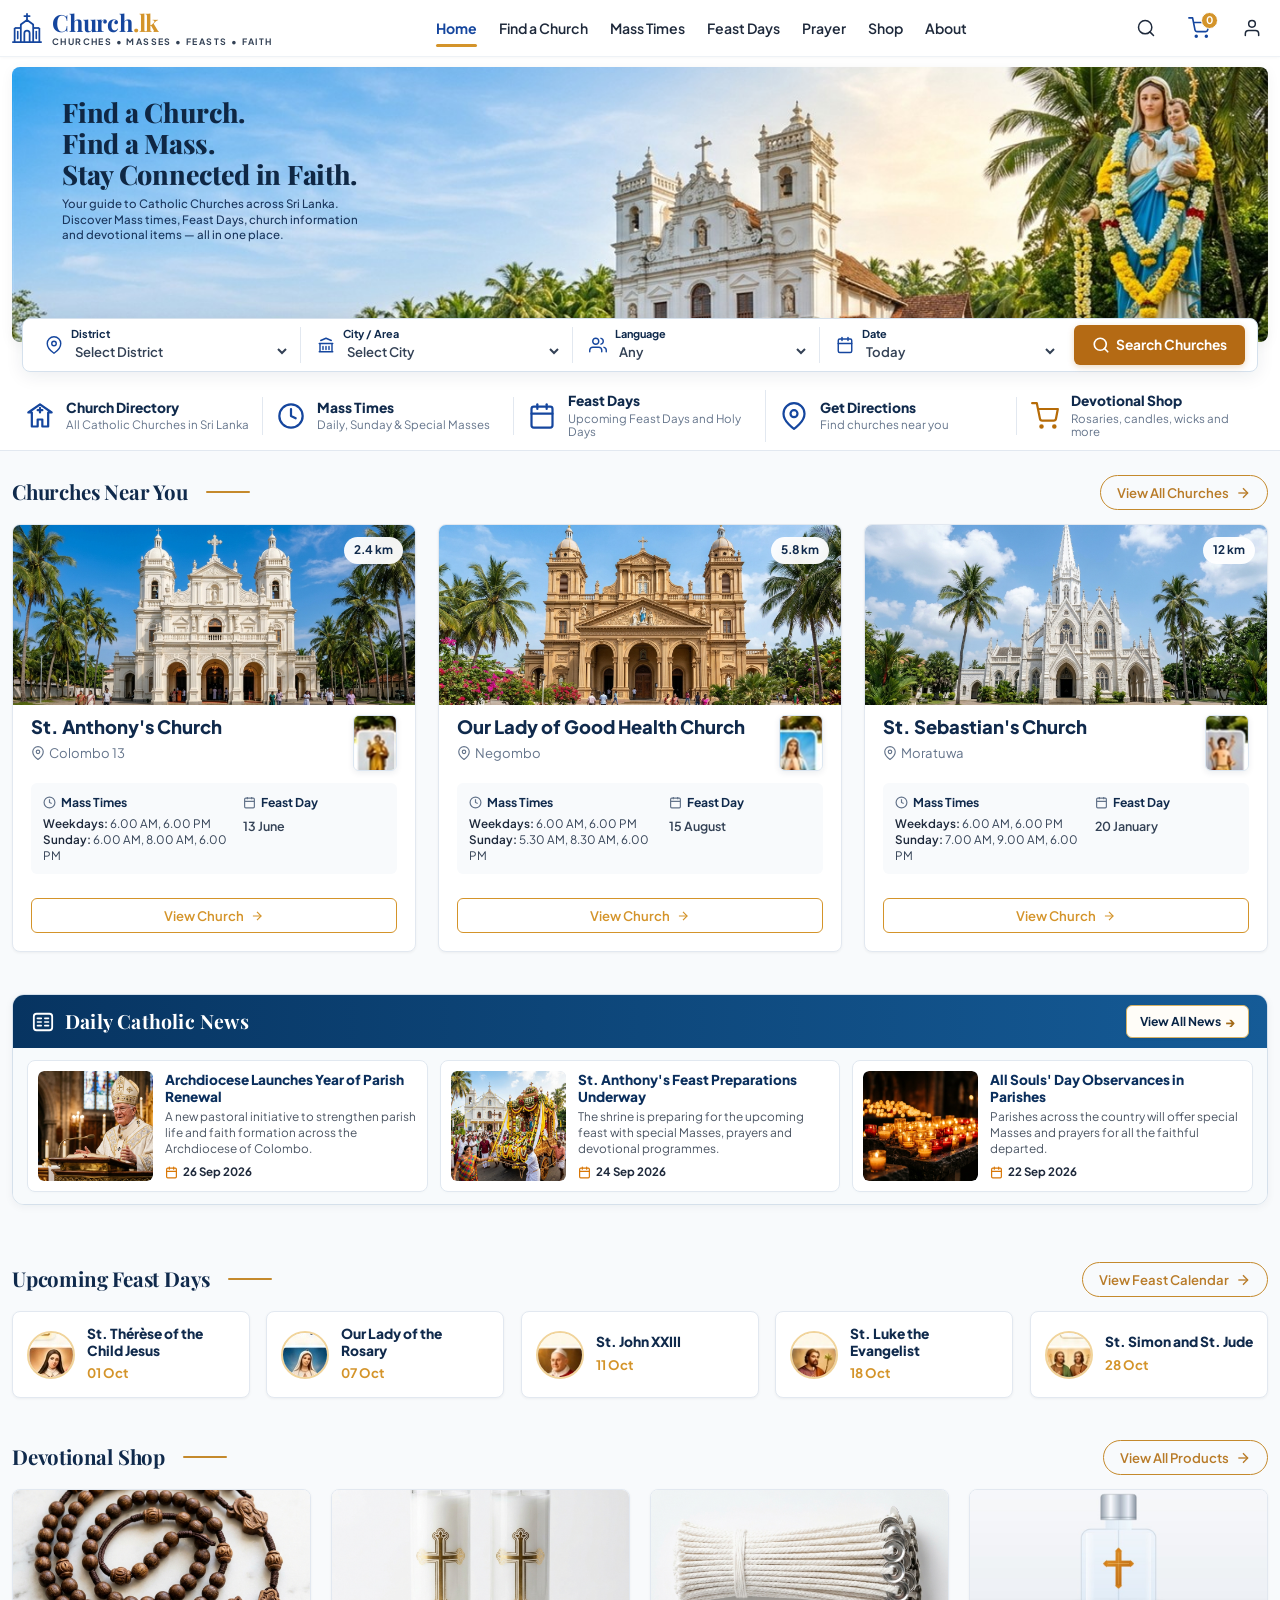
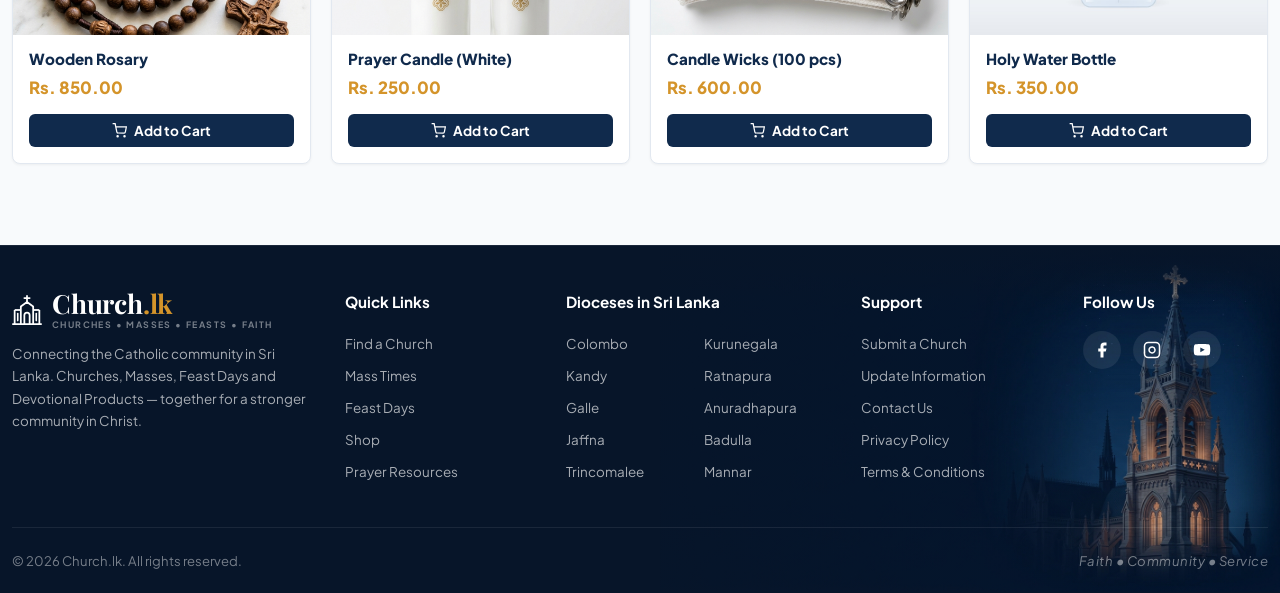
<file: index.html>
<!DOCTYPE html>
<html lang="en">
<head>
  <meta charset="UTF-8">
  <meta name="viewport" content="width=device-width, initial-scale=1.0">
  <title>Church.lk — Sri Lanka Catholic Church Directory, Mass Times & Devotional Shop</title>
  <link rel="stylesheet" href="css/styles.css">
  <link rel="icon" href="data:image/svg+xml,<svg xmlns=%22http://www.w3.org/2000/svg%22 viewBox=%220 0 100 100%22><text y=%22.9em%22 font-size=%2290%22>⛪</text></svg>">
</head>
<body>

  <!-- ========================================================
       TOP NAVBAR (100% Exact to media_1793840510667_60f317f6.png)
       ======================================================== -->
  <header class="site-header">
    <div class="header-container">
      <!-- Logo: Blue outline church icon + Church.lk -->
      <a href="index.html" class="brand-logo">
        <div class="brand-icon-church">
          <svg width="34" height="36" viewBox="0 0 34 36" fill="none" xmlns="http://www.w3.org/2000/svg">
            <!-- Latin cross on top -->
            <line x1="17" y1="2" x2="17" y2="9" stroke="#15469E" stroke-width="2" stroke-linecap="round"/>
            <line x1="14" y1="4.5" x2="20" y2="4.5" stroke="#15469E" stroke-width="2" stroke-linecap="round"/>
            <!-- Central Gable / Roof -->
            <polyline points="10,14 17,9 24,14" stroke="#15469E" stroke-width="2" stroke-linecap="round" stroke-linejoin="round"/>
            <!-- Central Tower Walls -->
            <line x1="10" y1="14" x2="10" y2="34" stroke="#15469E" stroke-width="2"/>
            <line x1="24" y1="14" x2="24" y2="34" stroke="#15469E" stroke-width="2"/>
            <!-- Arched Doorway -->
            <path d="M14 34V24C14 22.3431 15.3431 21 17 21C18.6569 21 20 22.3431 20 24V34" stroke="#15469E" stroke-width="2"/>
            <!-- Left Wing -->
            <line x1="3" y1="18" x2="10" y2="18" stroke="#15469E" stroke-width="2"/>
            <line x1="3" y1="18" x2="3" y2="34" stroke="#15469E" stroke-width="2"/>
            <line x1="6.5" y1="22" x2="6.5" y2="30" stroke="#15469E" stroke-width="1.8" stroke-linecap="round"/>
            <!-- Right Wing -->
            <line x1="24" y1="18" x2="31" y2="18" stroke="#15469E" stroke-width="2"/>
            <line x1="31" y1="18" x2="31" y2="34" stroke="#15469E" stroke-width="2"/>
            <line x1="27.5" y1="22" x2="27.5" y2="30" stroke="#15469E" stroke-width="1.8" stroke-linecap="round"/>
            <!-- Base Foundation Line -->
            <line x1="1" y1="34" x2="33" y2="34" stroke="#15469E" stroke-width="2" stroke-linecap="round"/>
          </svg>
        </div>
        <div class="brand-text-col">
          <div class="brand-title">Church<span>.lk</span></div>
          <div class="brand-tagline">CHURCHES • MASSES • FEASTS • FAITH</div>
        </div>
      </a>

      <!-- Center Navigation Links -->
      <nav>
        <ul class="nav-links">
          <li class="nav-item"><a href="index.html" class="active">Home</a></li>
          <li class="nav-item"><a href="find-a-church.html">Find a Church</a></li>
          <li class="nav-item"><a href="mass-times.html">Mass Times</a></li>
          <li class="nav-item"><a href="feast-days.html">Feast Days</a></li>
          <li class="nav-item"><a href="#prayer">Prayer</a></li>
          <li class="nav-item"><a href="shop.html">Shop</a></li>
          <li class="nav-item"><a href="#about">About</a></li>
        </ul>
      </nav>

      <!-- Right Action Icons: Search, Cart (Blue + Gold Badge '0'), Profile -->
      <div class="header-actions">
        <!-- Search icon -->
        <button class="action-icon-btn" title="Search" aria-label="Search">
          <svg width="20" height="20" viewBox="0 0 24 24" fill="none" stroke="#1E293B" stroke-width="1.8" stroke-linecap="round" stroke-linejoin="round">
            <circle cx="11" cy="11" r="8"></circle>
            <line x1="21" y1="21" x2="16.65" y2="16.65"></line>
          </svg>
        </button>

        <!-- Cart icon (Blue with Orange Badge 0) -->
        <a href="shop.html" class="action-icon-btn cart-btn" title="Shopping Cart" aria-label="Cart">
          <svg width="22" height="22" viewBox="0 0 24 24" fill="none" stroke="#15469E" stroke-width="1.8" stroke-linecap="round" stroke-linejoin="round">
            <circle cx="9" cy="21" r="1"></circle>
            <circle cx="20" cy="21" r="1"></circle>
            <path d="M1 1h4l2.68 13.39a2 2 0 0 0 2 1.61h9.72a2 2 0 0 0 2-1.61L23 6H6"></path>
          </svg>
          <span class="cart-counter">0</span>
        </a>

        <!-- Profile icon -->
        <button class="action-icon-btn" title="Account" aria-label="Account">
          <svg width="20" height="20" viewBox="0 0 24 24" fill="none" stroke="#1E293B" stroke-width="1.8" stroke-linecap="round" stroke-linejoin="round">
            <path d="M20 21v-2a4 4 0 0 0-4-4H8a4 4 0 0 0-4 4v2"></path>
            <circle cx="12" cy="7" r="4"></circle>
          </svg>
        </button>

        <!-- Mobile hamburger toggle -->
        <button class="mobile-menu-btn" aria-label="Toggle menu">
          <span></span><span></span><span></span>
        </button>
      </div>
    </div>
  </header>

  <!-- ========================================================
       HERO SECTION (100% Exact to media_1793840588248_f204ca8b.png)
       ======================================================== -->
  <section class="hero-home-exact">
    <!-- Scenic Panoramic Banner with Real HTML Heading and Paragraph Overlay -->
    <div class="hero-scenic-container anim">
      <div class="hero-scenic-banner">
        <img src="images/hero_scenic_panoramic.jpg" alt="Church.lk — Sri Lanka Catholic Church Directory" class="hero-scenic-bg" loading="eager">
        <div class="hero-text-overlay">
          <h1 class="hero-heading-main">
            Find a Church.<br>
            Find a Mass.<br>
            Stay Connected in Faith.
          </h1>
          <p class="hero-para-main">
            Your guide to Catholic Churches across Sri Lanka.<br>
            Discover Mass times, Feast Days, church information<br>
            and devotional items — all in one place.
          </p>
        </div>
      </div>
    </div>

    <!-- Overlapping Floating Search Filter Card -->
    <div class="hero-search-container anim delay-1">
      <div class="search-filter-card-exact">
        <!-- District Column -->
        <div class="filter-col-item">
          <div class="filter-col-icon">
            <svg viewBox="0 0 24 24" fill="none" stroke="currentColor" stroke-width="1.9" stroke-linecap="round" stroke-linejoin="round">
              <path d="M21 10c0 7-9 13-9 13s-9-6-9-13a9 9 0 0 1 18 0z"></path>
              <circle cx="12" cy="10" r="3"></circle>
            </svg>
          </div>
          <div class="filter-col-content">
            <span class="filter-col-label">District</span>
            <select class="filter-col-select">
              <option>Select District</option>
              <option>Colombo</option>
              <option>Gampaha</option>
              <option>Kandy</option>
              <option>Jaffna</option>
              <option>Galle</option>
              <option>Negombo</option>
            </select>
          </div>
        </div>

        <!-- City / Area Column -->
        <div class="filter-col-item">
          <div class="filter-col-icon">
            <svg viewBox="0 0 24 24" fill="none" stroke="currentColor" stroke-width="1.9" stroke-linecap="round" stroke-linejoin="round">
              <path d="M3 21h18M3 10h18M5 6l7-3 7 3M4 10v11M20 10v11M8 14v4M12 14v4M16 14v4"/>
            </svg>
          </div>
          <div class="filter-col-content">
            <span class="filter-col-label">City / Area</span>
            <select class="filter-col-select">
              <option>Select City</option>
              <option>Colombo 13 (Kotahena/Kochchikade)</option>
              <option>Slave Island (Colombo 02)</option>
              <option>Negombo</option>
              <option>Moratuwa</option>
              <option>Kandy Town</option>
            </select>
          </div>
        </div>

        <!-- Language Column -->
        <div class="filter-col-item">
          <div class="filter-col-icon">
            <svg viewBox="0 0 24 24" fill="none" stroke="currentColor" stroke-width="1.9" stroke-linecap="round" stroke-linejoin="round">
              <path d="M17 21v-2a4 4 0 0 0-4-4H5a4 4 0 0 0-4 4v2"></path>
              <circle cx="9" cy="7" r="4"></circle>
              <path d="M23 21v-2a4 4 0 0 0-3-3.87"></path>
              <path d="M16 3.13a4 4 0 0 1 0 7.75"></path>
            </svg>
          </div>
          <div class="filter-col-content">
            <span class="filter-col-label">Language</span>
            <select class="filter-col-select">
              <option>Any</option>
              <option>English</option>
              <option>Sinhala</option>
              <option>Tamil</option>
              <option>Latin</option>
            </select>
          </div>
        </div>

        <!-- Date Column -->
        <div class="filter-col-item">
          <div class="filter-col-icon">
            <svg viewBox="0 0 24 24" fill="none" stroke="currentColor" stroke-width="1.9" stroke-linecap="round" stroke-linejoin="round">
              <rect x="3" y="4" width="18" height="18" rx="2" ry="2"></rect>
              <line x1="16" y1="2" x2="16" y2="6"></line>
              <line x1="8" y1="2" x2="8" y2="6"></line>
              <line x1="3" y1="10" x2="21" y2="10"></line>
            </svg>
          </div>
          <div class="filter-col-content">
            <span class="filter-col-label">Date</span>
            <select class="filter-col-select">
              <option>Today</option>
              <option>Tomorrow</option>
              <option>This Sunday</option>
              <option>Upcoming Feast Day</option>
            </select>
          </div>
        </div>

        <!-- Gold Search Button -->
        <a href="find-a-church.html" class="btn-search-exact">
          <svg width="18" height="18" viewBox="0 0 24 24" fill="none" stroke="currentColor" stroke-width="2.2" stroke-linecap="round" stroke-linejoin="round">
            <circle cx="11" cy="11" r="8"></circle>
            <line x1="21" y1="21" x2="16.65" y2="16.65"></line>
          </svg>
          Search Churches
        </a>
      </div>
    </div>

    <!-- 5 Quick Features Strip (Directly Below Search) -->
    <div class="features-strip-exact anim delay-2">
      <div class="features-grid-exact">
        <!-- Feature 1: Church Directory -->
        <a href="find-a-church.html" class="feature-cell">
          <div class="feature-cell-icon">
            <svg viewBox="0 0 24 24" fill="none" stroke-width="1.9" stroke-linecap="round" stroke-linejoin="round">
              <path d="M12 2L2 9h3v12h5v-6h4v6h5V9h3L12 2z"/>
              <line x1="12" y1="5" x2="12" y2="9"></line>
              <line x1="10" y1="7" x2="14" y2="7"></line>
            </svg>
          </div>
          <div class="feature-cell-texts">
            <span class="feature-cell-title">Church Directory</span>
            <span class="feature-cell-desc">All Catholic Churches in Sri Lanka</span>
          </div>
        </a>

        <!-- Feature 2: Mass Times -->
        <a href="mass-times.html" class="feature-cell">
          <div class="feature-cell-icon">
            <svg viewBox="0 0 24 24" fill="none" stroke-width="1.9" stroke-linecap="round" stroke-linejoin="round">
              <circle cx="12" cy="12" r="10"></circle>
              <polyline points="12 6 12 12 16 14"></polyline>
            </svg>
          </div>
          <div class="feature-cell-texts">
            <span class="feature-cell-title">Mass Times</span>
            <span class="feature-cell-desc">Daily, Sunday &amp; Special Masses</span>
          </div>
        </a>

        <!-- Feature 3: Feast Days -->
        <a href="feast-days.html" class="feature-cell">
          <div class="feature-cell-icon">
            <svg viewBox="0 0 24 24" fill="none" stroke-width="1.9" stroke-linecap="round" stroke-linejoin="round">
              <rect x="3" y="4" width="18" height="18" rx="2" ry="2"></rect>
              <line x1="16" y1="2" x2="16" y2="6"></line>
              <line x1="8" y1="2" x2="8" y2="6"></line>
              <line x1="3" y1="10" x2="21" y2="10"></line>
            </svg>
          </div>
          <div class="feature-cell-texts">
            <span class="feature-cell-title">Feast Days</span>
            <span class="feature-cell-desc">Upcoming Feast Days and Holy Days</span>
          </div>
        </a>

        <!-- Feature 4: Get Directions -->
        <a href="find-a-church.html" class="feature-cell">
          <div class="feature-cell-icon">
            <svg viewBox="0 0 24 24" fill="none" stroke-width="1.9" stroke-linecap="round" stroke-linejoin="round">
              <path d="M21 10c0 7-9 13-9 13s-9-6-9-13a9 9 0 0 1 18 0z"></path>
              <circle cx="12" cy="10" r="3"></circle>
            </svg>
          </div>
          <div class="feature-cell-texts">
            <span class="feature-cell-title">Get Directions</span>
            <span class="feature-cell-desc">Find churches near you</span>
          </div>
        </a>

        <!-- Feature 5: Devotional Shop (Gold Cart Icon) -->
        <a href="shop.html" class="feature-cell shop-cell">
          <div class="feature-cell-icon">
            <svg viewBox="0 0 24 24" fill="none" stroke-width="1.9" stroke-linecap="round" stroke-linejoin="round">
              <circle cx="9" cy="21" r="1"></circle>
              <circle cx="20" cy="21" r="1"></circle>
              <path d="M1 1h4l2.68 13.39a2 2 0 0 0 2 1.61h9.72a2 2 0 0 0 2-1.61L23 6H6"></path>
            </svg>
          </div>
          <div class="feature-cell-texts">
            <span class="feature-cell-title">Devotional Shop</span>
            <span class="feature-cell-desc">Rosaries, candles, wicks and more</span>
          </div>
        </a>
      </div>
    </div>
  </section>

  <!-- ========================================================
       SECTION 1: CHURCHES NEAR YOU
       ======================================================== -->
  <section class="section">
    <div class="container">
      <div class="section-header-flex anim">
        <h2 class="section-heading-decorated">
          Churches Near You
          <span class="dec-line"></span>
        </h2>
        <a href="find-a-church.html" class="view-all-link">
          View All Churches
          <svg width="16" height="16" viewBox="0 0 24 24" fill="none" stroke="currentColor" stroke-width="2"><line x1="5" y1="12" x2="19" y2="12"></line><polyline points="12 5 19 12 12 19"></polyline></svg>
        </a>
      </div>

      <div class="churches-grid">
        <!-- Church Card 1: St. Anthony's Church -->
        <div class="church-card anim delay-1">
          <div class="church-card-media">
            <img src="images/church_stanthony_gemini.jpg" alt="St. Anthony's Church, Kochchikade" loading="lazy">
            <span class="distance-badge">2.4 km</span>
          </div>
          <div class="church-card-body">
            <div class="church-card-header-row">
              <div class="church-name-col">
                <h3 class="church-name">St. Anthony's Church</h3>
                <div class="church-location">
                  <svg width="14" height="14" viewBox="0 0 24 24" fill="none" stroke="currentColor" stroke-width="2"><path d="M21 10c0 7-9 13-9 13s-9-6-9-13a9 9 0 0 1 18 0z"></path><circle cx="12" cy="10" r="3"></circle></svg>
                  Colombo 13
                </div>
              </div>
              <div class="patron-thumbnail" title="St. Anthony of Padua">
                <img src="images/saint_stanthony_badge.png" alt="St. Anthony of Padua">
              </div>
            </div>

            <div class="church-meta-box">
              <div class="meta-col-mass">
                <div class="meta-header">
                  <svg width="13" height="13" viewBox="0 0 24 24" fill="none" stroke="currentColor" stroke-width="2.2"><circle cx="12" cy="12" r="10"></circle><polyline points="12 6 12 12 16 14"></polyline></svg>
                  <span>Mass Times</span>
                </div>
                <div class="meta-time-text"><strong>Weekdays:</strong> 6.00 AM, 6.00 PM</div>
                <div class="meta-time-text"><strong>Sunday:</strong> 6.00 AM, 8.00 AM, 6.00 PM</div>
              </div>
              <div class="meta-col-feast">
                <div class="meta-header">
                  <svg width="13" height="13" viewBox="0 0 24 24" fill="none" stroke="currentColor" stroke-width="2.2"><rect x="3" y="4" width="18" height="18" rx="2" ry="2"></rect><line x1="16" y1="2" x2="16" y2="6"></line><line x1="8" y1="2" x2="8" y2="6"></line><line x1="3" y1="10" x2="21" y2="10"></line></svg>
                  <span>Feast Day</span>
                </div>
                <div class="meta-feast-date">13 June</div>
              </div>
            </div>

            <div class="church-card-footer">
              <a href="mass-times.html" class="btn-outline-gold" style="width:100%;">
                View Church
                <svg width="14" height="14" viewBox="0 0 24 24" fill="none" stroke="currentColor" stroke-width="2"><line x1="5" y1="12" x2="19" y2="12"></line><polyline points="12 5 19 12 12 19"></polyline></svg>
              </a>
            </div>
          </div>
        </div>

        <!-- Church Card 2: Our Lady of Good Health Church -->
        <div class="church-card anim delay-2">
          <div class="church-card-media">
            <img src="images/church_health_gemini.jpg" alt="Our Lady of Good Health Church, Negombo" loading="lazy">
            <span class="distance-badge">5.8 km</span>
          </div>
          <div class="church-card-body">
            <div class="church-card-header-row">
              <div class="church-name-col">
                <h3 class="church-name">Our Lady of Good Health Church</h3>
                <div class="church-location">
                  <svg width="14" height="14" viewBox="0 0 24 24" fill="none" stroke="currentColor" stroke-width="2"><path d="M21 10c0 7-9 13-9 13s-9-6-9-13a9 9 0 0 1 18 0z"></path><circle cx="12" cy="10" r="3"></circle></svg>
                  Negombo
                </div>
              </div>
              <div class="patron-thumbnail" title="Our Lady of Good Health">
                <img src="images/saint_health_badge.png" alt="Our Lady of Good Health">
              </div>
            </div>

            <div class="church-meta-box">
              <div class="meta-col-mass">
                <div class="meta-header">
                  <svg width="13" height="13" viewBox="0 0 24 24" fill="none" stroke="currentColor" stroke-width="2.2"><circle cx="12" cy="12" r="10"></circle><polyline points="12 6 12 12 16 14"></polyline></svg>
                  <span>Mass Times</span>
                </div>
                <div class="meta-time-text"><strong>Weekdays:</strong> 6.00 AM, 6.00 PM</div>
                <div class="meta-time-text"><strong>Sunday:</strong> 5.30 AM, 8.30 AM, 6.00 PM</div>
              </div>
              <div class="meta-col-feast">
                <div class="meta-header">
                  <svg width="13" height="13" viewBox="0 0 24 24" fill="none" stroke="currentColor" stroke-width="2.2"><rect x="3" y="4" width="18" height="18" rx="2" ry="2"></rect><line x1="16" y1="2" x2="16" y2="6"></line><line x1="8" y1="2" x2="8" y2="6"></line><line x1="3" y1="10" x2="21" y2="10"></line></svg>
                  <span>Feast Day</span>
                </div>
                <div class="meta-feast-date">15 August</div>
              </div>
            </div>

            <div class="church-card-footer">
              <a href="find-a-church.html" class="btn-outline-gold" style="width:100%;">
                View Church
                <svg width="14" height="14" viewBox="0 0 24 24" fill="none" stroke="currentColor" stroke-width="2"><line x1="5" y1="12" x2="19" y2="12"></line><polyline points="12 5 19 12 12 19"></polyline></svg>
              </a>
            </div>
          </div>
        </div>

        <!-- Church Card 3: St. Sebastian's Church -->
        <div class="church-card anim delay-3">
          <div class="church-card-media">
            <img src="images/church_sebastian_gemini.jpg" alt="St. Sebastian's Church, Moratuwa" loading="lazy">
            <span class="distance-badge">12 km</span>
          </div>
          <div class="church-card-body">
            <div class="church-card-header-row">
              <div class="church-name-col">
                <h3 class="church-name">St. Sebastian's Church</h3>
                <div class="church-location">
                  <svg width="14" height="14" viewBox="0 0 24 24" fill="none" stroke="currentColor" stroke-width="2"><path d="M21 10c0 7-9 13-9 13s-9-6-9-13a9 9 0 0 1 18 0z"></path><circle cx="12" cy="10" r="3"></circle></svg>
                  Moratuwa
                </div>
              </div>
              <div class="patron-thumbnail" title="St. Sebastian">
                <img src="images/saint_sebastian_badge.png" alt="St. Sebastian">
              </div>
            </div>

            <div class="church-meta-box">
              <div class="meta-col-mass">
                <div class="meta-header">
                  <svg width="13" height="13" viewBox="0 0 24 24" fill="none" stroke="currentColor" stroke-width="2.2"><circle cx="12" cy="12" r="10"></circle><polyline points="12 6 12 12 16 14"></polyline></svg>
                  <span>Mass Times</span>
                </div>
                <div class="meta-time-text"><strong>Weekdays:</strong> 6.00 AM, 6.00 PM</div>
                <div class="meta-time-text"><strong>Sunday:</strong> 7.00 AM, 9.00 AM, 6.00 PM</div>
              </div>
              <div class="meta-col-feast">
                <div class="meta-header">
                  <svg width="13" height="13" viewBox="0 0 24 24" fill="none" stroke="currentColor" stroke-width="2.2"><rect x="3" y="4" width="18" height="18" rx="2" ry="2"></rect><line x1="16" y1="2" x2="16" y2="6"></line><line x1="8" y1="2" x2="8" y2="6"></line><line x1="3" y1="10" x2="21" y2="10"></line></svg>
                  <span>Feast Day</span>
                </div>
                <div class="meta-feast-date">20 January</div>
              </div>
            </div>

            <div class="church-card-footer">
              <a href="find-a-church.html" class="btn-outline-gold" style="width:100%;">
                View Church
                <svg width="14" height="14" viewBox="0 0 24 24" fill="none" stroke="currentColor" stroke-width="2"><line x1="5" y1="12" x2="19" y2="12"></line><polyline points="12 5 19 12 12 19"></polyline></svg>
              </a>
            </div>
          </div>
        </div>
      </div>
    </div>
  </section>

  <!-- ========================================================
       SECTION 2: DAILY CATHOLIC NEWS (Navy Box Strip)
       ======================================================== -->
  <section class="section" style="padding-top: 10px;">
    <div class="container">
      <div class="news-banner-card anim">
        <div class="news-banner-header">
          <h2 class="news-heading">
            <span class="news-header-icon">
              <svg width="22" height="22" viewBox="0 0 24 24" fill="none" stroke="currentColor" stroke-width="1.8" stroke-linecap="round" stroke-linejoin="round">
                <rect x="2" y="3" width="20" height="18" rx="3" stroke-width="2"></rect>
                <line x1="6" y1="8" x2="10" y2="8" stroke-width="2"></line>
                <line x1="6" y1="12" x2="10" y2="12"></line>
                <line x1="6" y1="16" x2="10" y2="16"></line>
                <line x1="14" y1="8" x2="18" y2="8"></line>
                <line x1="14" y1="12" x2="18" y2="12"></line>
                <line x1="14" y1="16" x2="18" y2="16"></line>
              </svg>
            </span>
            Daily Catholic News
          </h2>
          <a href="#" class="news-link-btn">
            View All News <span class="btn-arrow">&rarr;</span>
          </a>
        </div>

        <div class="news-grid">
          <!-- News 1 -->
          <article class="news-item" data-news-id="1" title="Click to view full news article">
            <div class="news-media">
              <img src="images/news_archdiocese_gemini.jpg" alt="Archdiocese Launches Year of Parish Renewal" loading="lazy">
            </div>
            <div class="news-body">
              <h3 class="news-title"><a href="#">Archdiocese Launches Year of Parish Renewal</a></h3>
              <p class="news-excerpt">A new pastoral initiative to strengthen parish life and faith formation across the Archdiocese of Colombo.</p>
              <div class="news-date">
                <svg width="13" height="13" viewBox="0 0 24 24" fill="none" stroke="#D97706" stroke-width="2.2" stroke-linecap="round" stroke-linejoin="round"><rect x="3" y="4" width="18" height="18" rx="2" ry="2"></rect><line x1="16" y1="2" x2="16" y2="6"></line><line x1="8" y1="2" x2="8" y2="6"></line><line x1="3" y1="10" x2="21" y2="10"></line></svg>
                26 Sep 2026
              </div>
            </div>
          </article>

          <!-- News 2 -->
          <article class="news-item" data-news-id="2" title="Click to view full news article">
            <div class="news-media">
              <img src="images/news_feast_gemini.jpg" alt="St. Anthony's Feast Preparations Underway" loading="lazy">
            </div>
            <div class="news-body">
              <h3 class="news-title"><a href="#">St. Anthony's Feast Preparations Underway</a></h3>
              <p class="news-excerpt">The shrine is preparing for the upcoming feast with special Masses, prayers and devotional programmes.</p>
              <div class="news-date">
                <svg width="13" height="13" viewBox="0 0 24 24" fill="none" stroke="#D97706" stroke-width="2.2" stroke-linecap="round" stroke-linejoin="round"><rect x="3" y="4" width="18" height="18" rx="2" ry="2"></rect><line x1="16" y1="2" x2="16" y2="6"></line><line x1="8" y1="2" x2="8" y2="6"></line><line x1="3" y1="10" x2="21" y2="10"></line></svg>
                24 Sep 2026
              </div>
            </div>
          </article>

          <!-- News 3 -->
          <article class="news-item" data-news-id="3" title="Click to view full news article">
            <div class="news-media">
              <img src="images/news_candles_gemini.jpg" alt="All Souls' Day Observances in Parishes" loading="lazy">
            </div>
            <div class="news-body">
              <h3 class="news-title"><a href="#">All Souls' Day Observances in Parishes</a></h3>
              <p class="news-excerpt">Parishes across the country will offer special Masses and prayers for all the faithful departed.</p>
              <div class="news-date">
                <svg width="13" height="13" viewBox="0 0 24 24" fill="none" stroke="#D97706" stroke-width="2.2" stroke-linecap="round" stroke-linejoin="round"><rect x="3" y="4" width="18" height="18" rx="2" ry="2"></rect><line x1="16" y1="2" x2="16" y2="6"></line><line x1="8" y1="2" x2="8" y2="6"></line><line x1="3" y1="10" x2="21" y2="10"></line></svg>
                22 Sep 2026
              </div>
            </div>
          </article>
        </div>
      </div>
    </div>
  </section>

  <!-- ========================================================
       SECTION 3: UPCOMING FEAST DAYS
       ======================================================== -->
  <section class="section" id="feast-days">
    <div class="container">
      <div class="section-header-flex anim">
        <h2 class="section-heading-decorated">
          Upcoming Feast Days
          <span class="dec-line"></span>
        </h2>
        <a href="feast-days.html" class="view-all-link">
          View Feast Calendar
          <svg width="16" height="16" viewBox="0 0 24 24" fill="none" stroke="currentColor" stroke-width="2"><line x1="5" y1="12" x2="19" y2="12"></line><polyline points="12 5 19 12 12 19"></polyline></svg>
        </a>
      </div>

      <div class="feast-days-grid">
        <div class="feast-card anim delay-1">
          <div class="feast-avatar">
            <img src="images/feast_therese.png" alt="St. Thérèse of the Child Jesus" loading="lazy">
          </div>
          <div class="feast-info">
            <div class="feast-saint-name">St. Thérèse of the Child Jesus</div>
            <div class="feast-date-tag">01 Oct</div>
          </div>
        </div>

        <div class="feast-card anim delay-2">
          <div class="feast-avatar">
            <img src="images/feast_rosary.png" alt="Our Lady of the Rosary" loading="lazy">
          </div>
          <div class="feast-info">
            <div class="feast-saint-name">Our Lady of the Rosary</div>
            <div class="feast-date-tag">07 Oct</div>
          </div>
        </div>

        <div class="feast-card anim delay-3">
          <div class="feast-avatar">
            <img src="images/feast_john.png" alt="St. John XXIII" loading="lazy">
          </div>
          <div class="feast-info">
            <div class="feast-saint-name">St. John XXIII</div>
            <div class="feast-date-tag">11 Oct</div>
          </div>
        </div>

        <div class="feast-card anim delay-4">
          <div class="feast-avatar">
            <img src="images/feast_luke.png" alt="St. Luke the Evangelist" loading="lazy">
          </div>
          <div class="feast-info">
            <div class="feast-saint-name">St. Luke the Evangelist</div>
            <div class="feast-date-tag">18 Oct</div>
          </div>
        </div>

        <div class="feast-card anim delay-5">
          <div class="feast-avatar">
            <img src="images/feast_simon_jude.png" alt="St. Simon and St. Jude" loading="lazy">
          </div>
          <div class="feast-info">
            <div class="feast-saint-name">St. Simon and St. Jude</div>
            <div class="feast-date-tag">28 Oct</div>
          </div>
        </div>
      </div>
    </div>
  </section>

  <!-- ========================================================
       SECTION 4: DEVOTIONAL SHOP
       ======================================================== -->
  <section class="section" style="padding-top: 10px;">
    <div class="container">
      <div class="section-header-flex anim">
        <h2 class="section-heading-decorated">
          Devotional Shop
          <span class="dec-line"></span>
        </h2>
        <a href="shop.html" class="view-all-link">
          View All Products
          <svg width="16" height="16" viewBox="0 0 24 24" fill="none" stroke="currentColor" stroke-width="2"><line x1="5" y1="12" x2="19" y2="12"></line><polyline points="12 5 19 12 12 19"></polyline></svg>
        </a>
      </div>

      <div class="shop-products-grid">
        <!-- Product 1: Wooden Rosary -->
        <div class="product-card anim delay-1">
          <a href="product.html?id=wooden-rosary" class="product-card-media" title="View Wooden Rosary">
            <img src="images/shop_wooden_rosary_gemini.jpg" alt="Wooden Rosary" loading="lazy">
          </a>
          <div class="product-card-body">
            <h3 class="product-card-title"><a href="product.html?id=wooden-rosary">Wooden Rosary</a></h3>
            <div class="product-card-price">Rs. 850.00</div>
            <div class="product-card-footer">
              <button class="btn-shop-add-cart btn-add-cart">
                <svg width="15" height="15" viewBox="0 0 24 24" fill="none" stroke="currentColor" stroke-width="2"><circle cx="9" cy="21" r="1"></circle><circle cx="20" cy="21" r="1"></circle><path d="M1 1h4l2.68 13.39a2 2 0 0 0 2 1.61h9.72a2 2 0 0 0 2-1.61L23 6H6"></path></svg>
                Add to Cart
              </button>
            </div>
          </div>
        </div>

        <!-- Product 2: Prayer Candle (White) -->
        <div class="product-card anim delay-2">
          <a href="product.html?id=prayer-candle" class="product-card-media" title="View Prayer Candle">
            <img src="images/shop_prayer_candle_gemini.jpg" alt="Prayer Candle (White)" loading="lazy">
          </a>
          <div class="product-card-body">
            <h3 class="product-card-title"><a href="product.html?id=prayer-candle">Prayer Candle (White)</a></h3>
            <div class="product-card-price">Rs. 250.00</div>
            <div class="product-card-footer">
              <button class="btn-shop-add-cart btn-add-cart">
                <svg width="15" height="15" viewBox="0 0 24 24" fill="none" stroke="currentColor" stroke-width="2"><circle cx="9" cy="21" r="1"></circle><circle cx="20" cy="21" r="1"></circle><path d="M1 1h4l2.68 13.39a2 2 0 0 0 2 1.61h9.72a2 2 0 0 0 2-1.61L23 6H6"></path></svg>
                Add to Cart
              </button>
            </div>
          </div>
        </div>

        <!-- Product 3: Candle Wicks (100 pcs) -->
        <div class="product-card anim delay-3">
          <a href="product.html?id=candle-wicks" class="product-card-media" title="View Candle Wicks">
            <img src="images/shop_candle_wicks_gemini.jpg" alt="Candle Wicks (100 pcs)" loading="lazy">
          </a>
          <div class="product-card-body">
            <h3 class="product-card-title"><a href="product.html?id=candle-wicks">Candle Wicks (100 pcs)</a></h3>
            <div class="product-card-price">Rs. 600.00</div>
            <div class="product-card-footer">
              <button class="btn-shop-add-cart btn-add-cart">
                <svg width="15" height="15" viewBox="0 0 24 24" fill="none" stroke="currentColor" stroke-width="2"><circle cx="9" cy="21" r="1"></circle><circle cx="20" cy="21" r="1"></circle><path d="M1 1h4l2.68 13.39a2 2 0 0 0 2 1.61h9.72a2 2 0 0 0 2-1.61L23 6H6"></path></svg>
                Add to Cart
              </button>
            </div>
          </div>
        </div>

        <!-- Product 4: Holy Water Bottle -->
        <div class="product-card anim delay-4">
          <a href="product.html?id=holy-water-bottle" class="product-card-media" title="View Holy Water Bottle">
            <img src="images/shop_holy_water_gemini.jpg" alt="Holy Water Bottle" loading="lazy">
          </a>
          <div class="product-card-body">
            <h3 class="product-card-title"><a href="product.html?id=holy-water-bottle">Holy Water Bottle</a></h3>
            <div class="product-card-price">Rs. 350.00</div>
            <div class="product-card-footer">
              <button class="btn-shop-add-cart btn-add-cart">
                <svg width="15" height="15" viewBox="0 0 24 24" fill="none" stroke="currentColor" stroke-width="2"><circle cx="9" cy="21" r="1"></circle><circle cx="20" cy="21" r="1"></circle><path d="M1 1h4l2.68 13.39a2 2 0 0 0 2 1.61h9.72a2 2 0 0 0 2-1.61L23 6H6"></path></svg>
                Add to Cart
              </button>
            </div>
          </div>
        </div>
      </div>
    </div>
  </section>

  <!-- ========================================================
       FOOTER (100% Screenshot Matched)
       ======================================================== -->
  <footer class="site-footer">
    <div class="container">
      <div class="footer-main-grid">
        <!-- Col 1: Brand & Mission -->
        <div class="footer-brand-col">
          <a href="index.html" class="brand-logo" style="margin-bottom: 8px;">
            <div class="brand-icon-church">
              <svg width="34" height="36" viewBox="0 0 34 36" fill="none" xmlns="http://www.w3.org/2000/svg">
                <line x1="17" y1="2" x2="17" y2="9" stroke="#FFFFFF" stroke-width="2" stroke-linecap="round"/>
                <line x1="14" y1="4.5" x2="20" y2="4.5" stroke="#FFFFFF" stroke-width="2" stroke-linecap="round"/>
                <polyline points="10,14 17,9 24,14" stroke="#FFFFFF" stroke-width="2" stroke-linecap="round" stroke-linejoin="round"/>
                <line x1="10" y1="14" x2="10" y2="34" stroke="#FFFFFF" stroke-width="2"/>
                <line x1="24" y1="14" x2="24" y2="34" stroke="#FFFFFF" stroke-width="2"/>
                <path d="M14 34V24C14 22.3431 15.3431 21 17 21C18.6569 21 20 22.3431 20 24V34" stroke="#FFFFFF" stroke-width="2"/>
                <line x1="3" y1="18" x2="10" y2="18" stroke="#FFFFFF" stroke-width="2"/>
                <line x1="3" y1="18" x2="3" y2="34" stroke="#FFFFFF" stroke-width="2"/>
                <line x1="6.5" y1="22" x2="6.5" y2="30" stroke="#FFFFFF" stroke-width="1.8" stroke-linecap="round"/>
                <line x1="24" y1="18" x2="31" y2="18" stroke="#FFFFFF" stroke-width="2"/>
                <line x1="31" y1="18" x2="31" y2="34" stroke="#FFFFFF" stroke-width="2"/>
                <line x1="27.5" y1="22" x2="27.5" y2="30" stroke="#FFFFFF" stroke-width="1.8" stroke-linecap="round"/>
                <line x1="1" y1="34" x2="33" y2="34" stroke="#FFFFFF" stroke-width="2" stroke-linecap="round"/>
              </svg>
            </div>
            <div class="brand-text-col">
              <div class="brand-title" style="color:white;">Church<span>.lk</span></div>
              <div class="brand-tagline" style="color:rgba(255,255,255,0.45);">CHURCHES • MASSES • FEASTS • FAITH</div>
            </div>
          </a>
          <p class="footer-mission-text">Connecting the Catholic community in Sri Lanka. Churches, Masses, Feast Days and Devotional Products — together for a stronger community in Christ.</p>
        </div>

        <!-- Col 2: Quick Links -->
        <div>
          <h4 class="footer-col-title">Quick Links</h4>
          <ul class="footer-nav-list">
            <li><a href="find-a-church.html">Find a Church</a></li>
            <li><a href="mass-times.html">Mass Times</a></li>
            <li><a href="feast-days.html">Feast Days</a></li>
            <li><a href="shop.html">Shop</a></li>
            <li><a href="#prayer">Prayer Resources</a></li>
          </ul>
        </div>

        <!-- Col 3: Dioceses in Sri Lanka -->
        <div>
          <h4 class="footer-col-title">Dioceses in Sri Lanka</h4>
          <div style="display:grid; grid-template-columns:1fr 1fr; gap:6px 16px;">
            <ul class="footer-nav-list">
              <li><a href="find-a-church.html">Colombo</a></li>
              <li><a href="find-a-church.html">Kandy</a></li>
              <li><a href="find-a-church.html">Galle</a></li>
              <li><a href="find-a-church.html">Jaffna</a></li>
              <li><a href="find-a-church.html">Trincomalee</a></li>
            </ul>
            <ul class="footer-nav-list">
              <li><a href="find-a-church.html">Kurunegala</a></li>
              <li><a href="find-a-church.html">Ratnapura</a></li>
              <li><a href="find-a-church.html">Anuradhapura</a></li>
              <li><a href="find-a-church.html">Badulla</a></li>
              <li><a href="find-a-church.html">Mannar</a></li>
            </ul>
          </div>
        </div>

        <!-- Col 4: Support -->
        <div>
          <h4 class="footer-col-title">Support</h4>
          <ul class="footer-nav-list">
            <li><a href="#">Submit a Church</a></li>
            <li><a href="#">Update Information</a></li>
            <li><a href="#">Contact Us</a></li>
            <li><a href="#">Privacy Policy</a></li>
            <li><a href="#">Terms & Conditions</a></li>
          </ul>
        </div>

        <!-- Col 5: Follow Us -->
        <div>
          <h4 class="footer-col-title">Follow Us</h4>
          <div class="footer-social-row">
            <a href="#" class="social-circle-btn" aria-label="Facebook">
              <svg viewBox="0 0 24 24" fill="currentColor"><path d="M18 2h-3a5 5 0 0 0-5 5v3H7v4h3v8h4v-8h3l1-4h-4V7a1 1 0 0 1 1-1h3z"/></svg>
            </a>
            <a href="#" class="social-circle-btn" aria-label="Instagram">
              <svg viewBox="0 0 24 24" fill="none" stroke="currentColor" stroke-width="2"><rect x="2" y="2" width="20" height="20" rx="5" ry="5"></rect><path d="M16 11.37A4 4 0 1 1 12.63 8 4 4 0 0 1 16 11.37z"></path><line x1="17.5" y1="6.5" x2="17.51" y2="6.5"></line></svg>
            </a>
            <a href="#" class="social-circle-btn" aria-label="YouTube">
              <svg viewBox="0 0 24 24" fill="currentColor"><path d="M22.54 6.42a2.78 2.78 0 0 0-1.94-2C18.88 4 12 4 12 4s-6.88 0-8.6.46a2.78 2.78 0 0 0-1.94 2A29 29 0 0 0 1 11.75a29 29 0 0 0 .46 5.33A2.78 2.78 0 0 0 3.4 19c1.72.46 8.6.46 8.6.46s6.88 0 8.6-.46a2.78 2.78 0 0 0 1.94-2 29 29 0 0 0 .46-5.25 29 29 0 0 0-.46-5.33zM9.75 15.02V8.53l5.9 3.25-5.9 3.24z"/></svg>
            </a>
          </div>
        </div>
      </div>

      <div class="footer-bottom-bar">
        <div class="footer-bottom-flex">
          <div>© 2026 Church.lk. All rights reserved.</div>
          <div class="spiritual-motto">Faith • Community • Service</div>
        </div>
      </div>
    </div>
  </footer>

  <!-- ========================================================
       MODAL: FULL DAILY CATHOLIC NEWS ARTICLE POPUP
       ======================================================== -->
  <dialog id="news-modal" class="news-modal-dialog" aria-labelledby="modal-news-title" aria-describedby="modal-news-body">
    <div class="news-modal-content">
      <button class="news-modal-close" aria-label="Close News Modal" id="news-modal-close-btn">&times;</button>
      
      <div class="news-modal-header">
        <div class="news-modal-badge" id="modal-news-badge">Archdiocese of Colombo</div>
        <h2 class="news-modal-title" id="modal-news-title">Archdiocese Launches Year of Parish Renewal</h2>
        <div class="news-modal-meta">
          <span class="news-modal-date">
            <svg width="14" height="14" viewBox="0 0 24 24" fill="none" stroke="#D97706" stroke-width="2.2" stroke-linecap="round" stroke-linejoin="round"><rect x="3" y="4" width="18" height="18" rx="2" ry="2"></rect><line x1="16" y1="2" x2="16" y2="6"></line><line x1="8" y1="2" x2="8" y2="6"></line><line x1="3" y1="10" x2="21" y2="10"></line></svg>
            <span id="modal-news-date">26 Sep 2026</span>
          </span>
          <span class="meta-dot">&bull;</span>
          <span class="news-modal-source">Catholic Messenger Sri Lanka</span>
          <span class="meta-dot">&bull;</span>
          <span class="news-modal-readtime">3 min read</span>
        </div>
      </div>

      <div class="news-modal-media">
        <img id="modal-news-img" src="images/news_archdiocese_gemini.jpg" alt="News Image">
        <div class="news-modal-caption" id="modal-news-caption">His Eminence Malcolm Cardinal Ranjith addresses the faithful at St. Lucia's Cathedral.</div>
      </div>

      <div class="news-modal-body" id="modal-news-body">
        <!-- Dynamically injected article content -->
      </div>

      <div class="news-modal-footer">
        <div class="news-modal-tags">
          <span class="news-tag">Archdiocese</span>
          <span class="news-tag">Pastoral Ministry</span>
          <span class="news-tag">Parish Renewal</span>
          <span class="news-tag">Colombo</span>
        </div>
        <div class="news-modal-actions">
          <button class="btn-news-share" id="news-share-btn">
            <svg width="15" height="15" viewBox="0 0 24 24" fill="none" stroke="currentColor" stroke-width="2" stroke-linecap="round" stroke-linejoin="round"><circle cx="18" cy="5" r="3"></circle><circle cx="6" cy="12" r="3"></circle><circle cx="18" cy="19" r="3"></circle><line x1="8.59" y1="13.51" x2="15.42" y2="17.49"></line><line x1="15.41" y1="6.51" x2="8.59" y2="10.49"></line></svg>
            Share Article
          </button>
          <button class="btn-news-close" id="news-modal-close-footer">Close</button>
        </div>
      </div>
    </div>
  </dialog>

  <script src="js/products-data.js"></script>
  <script src="js/main.js"></script>
</body>
</html>
</file>
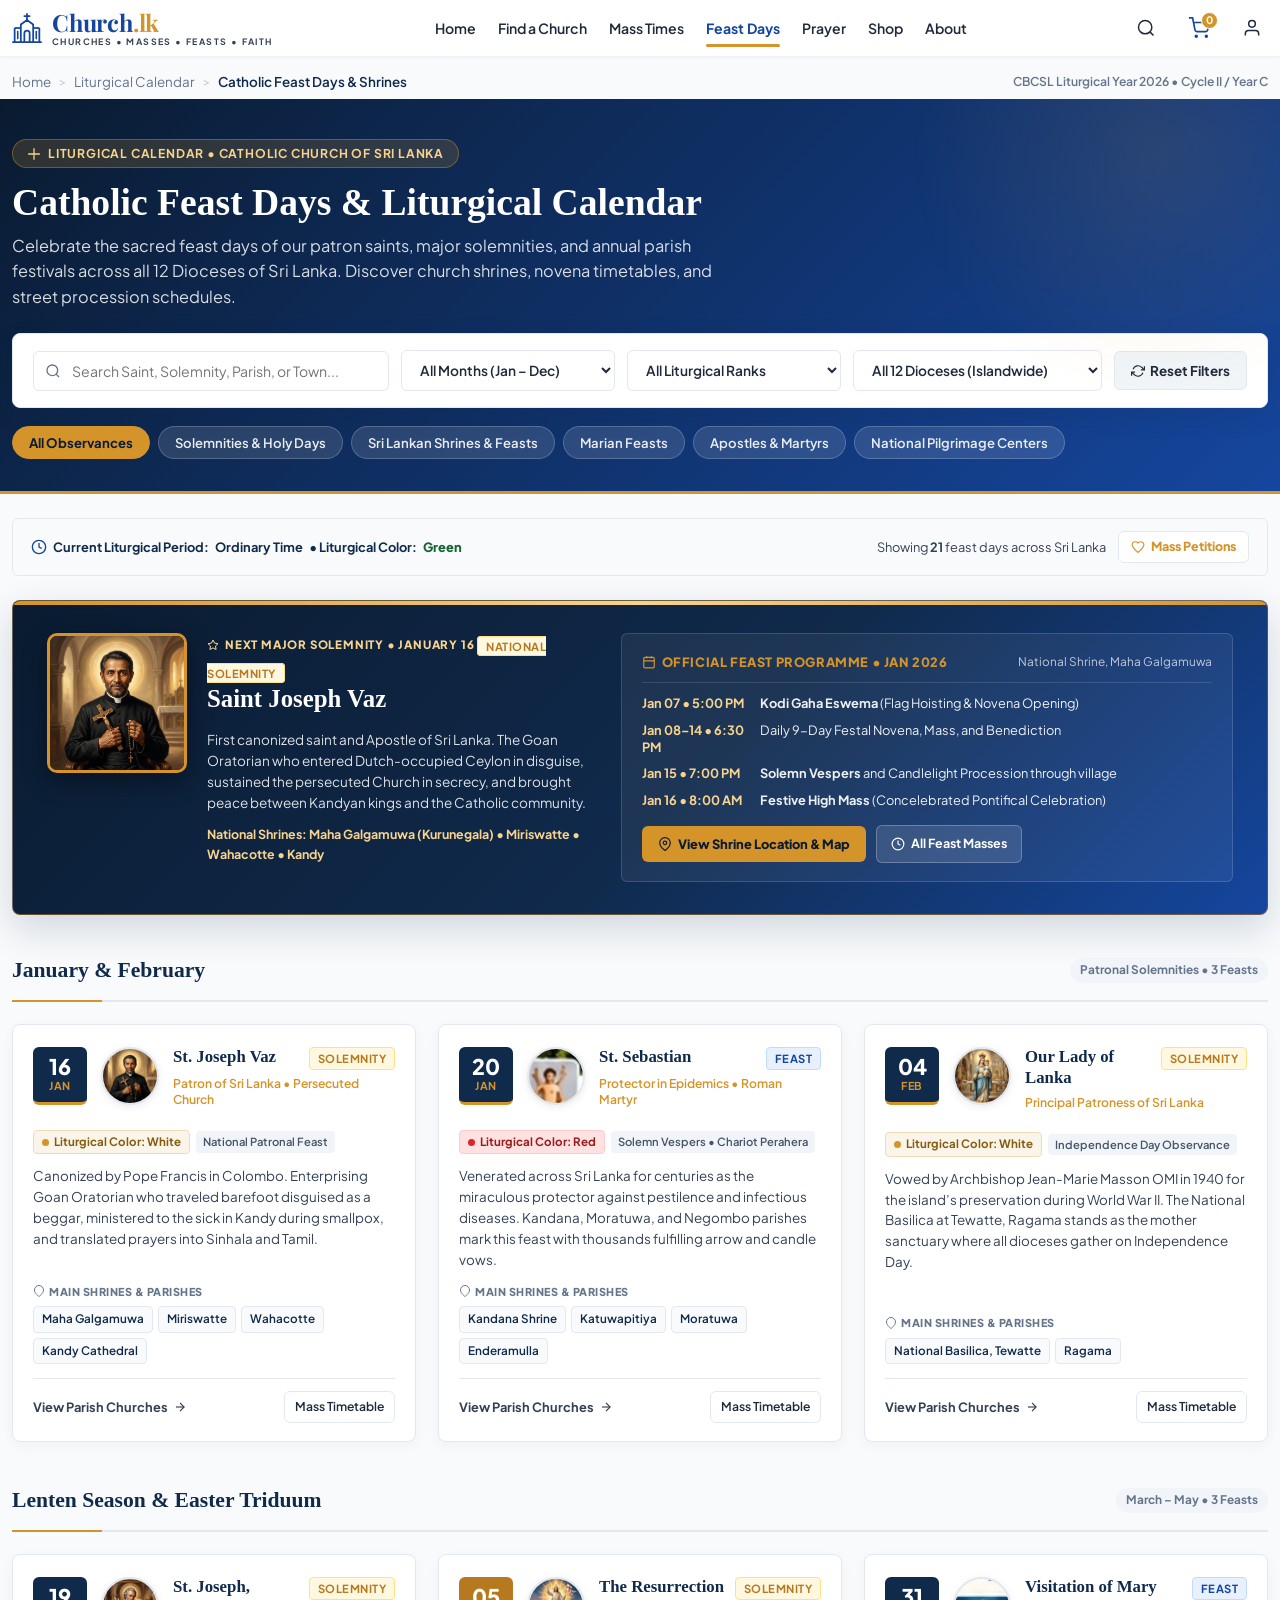
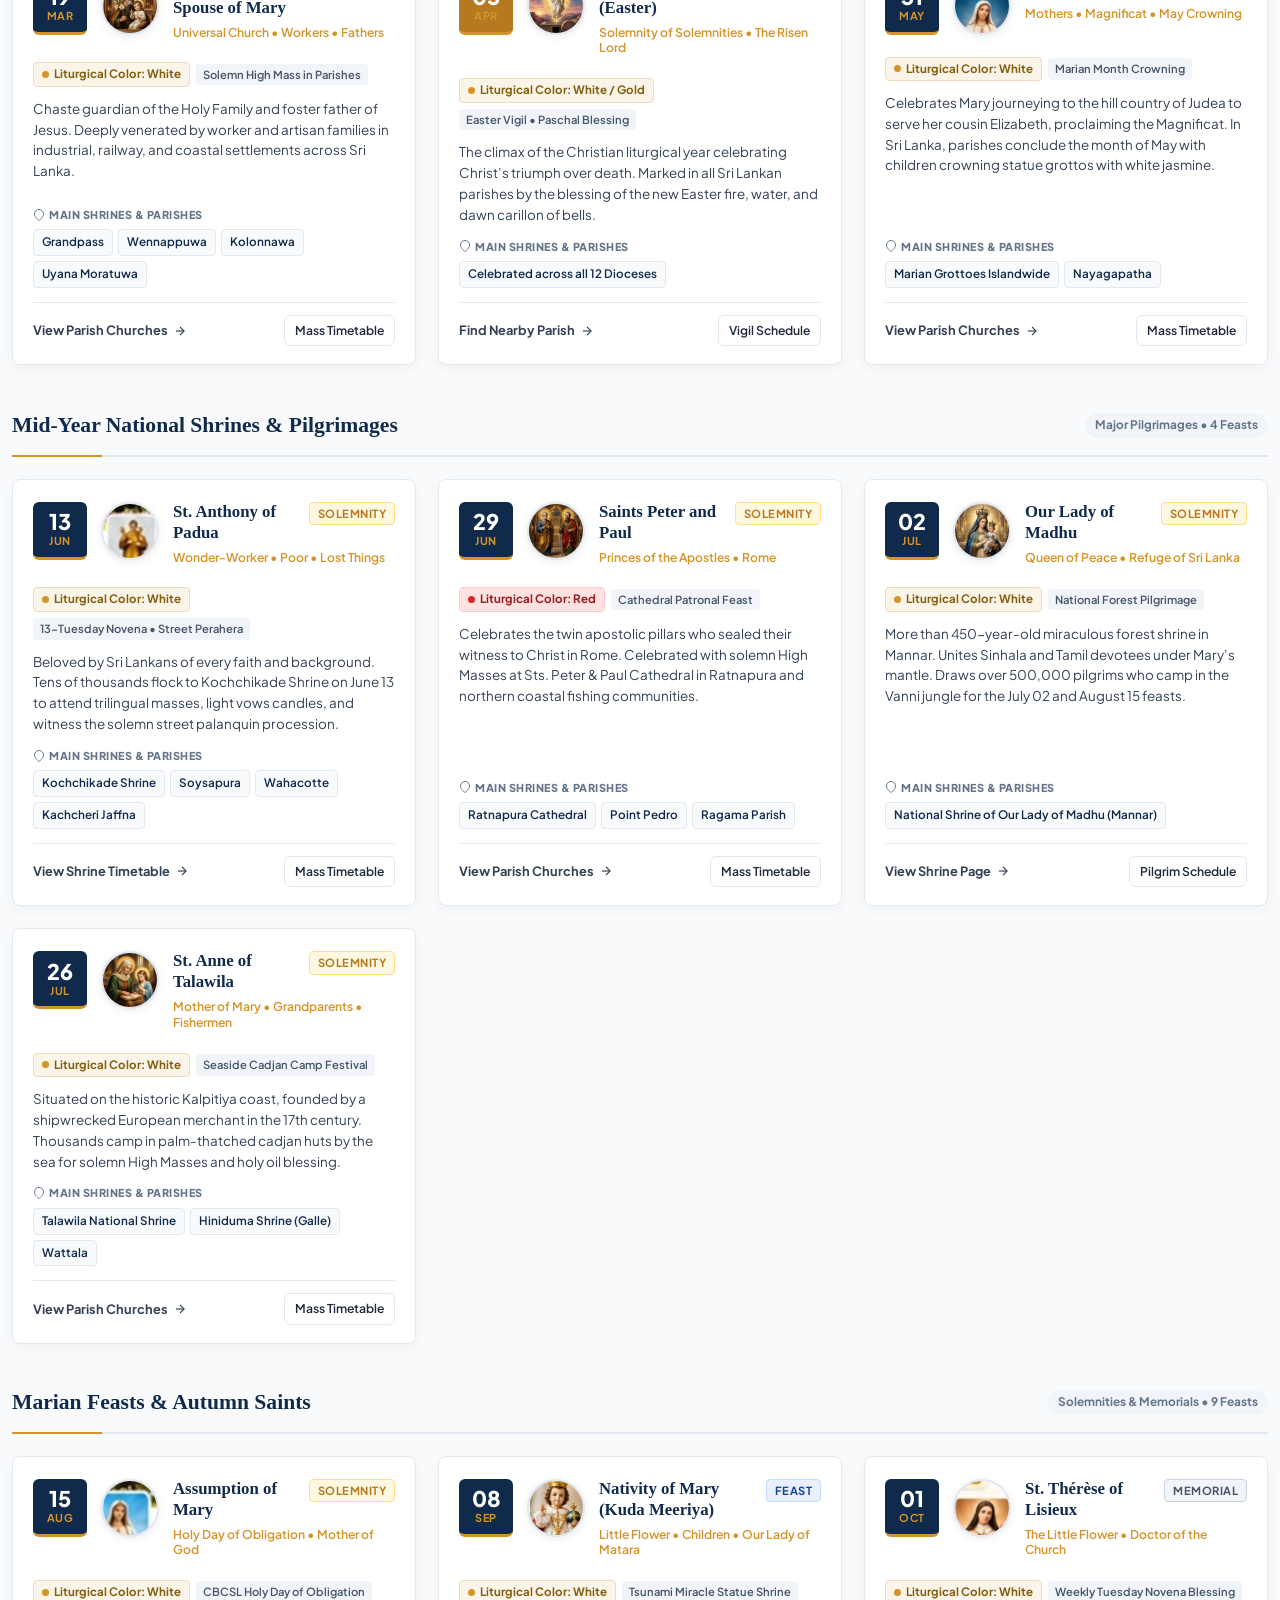
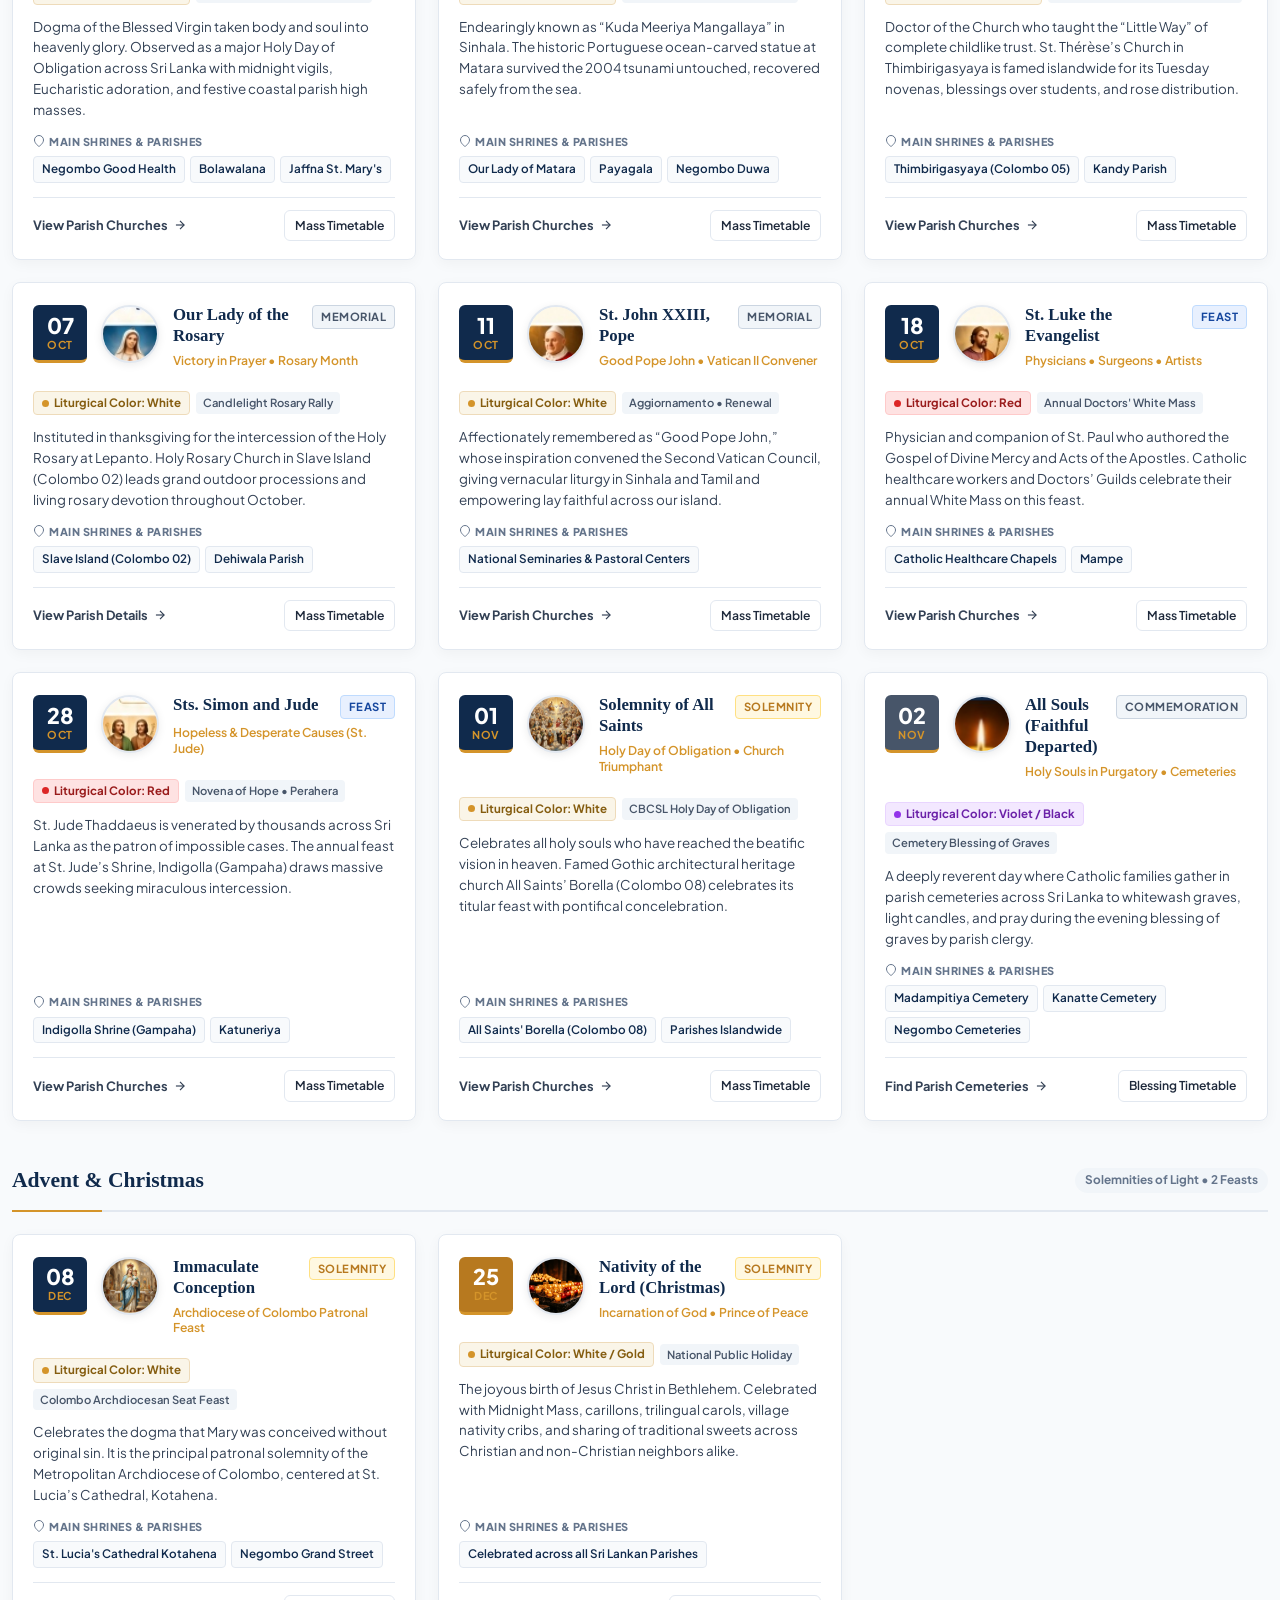
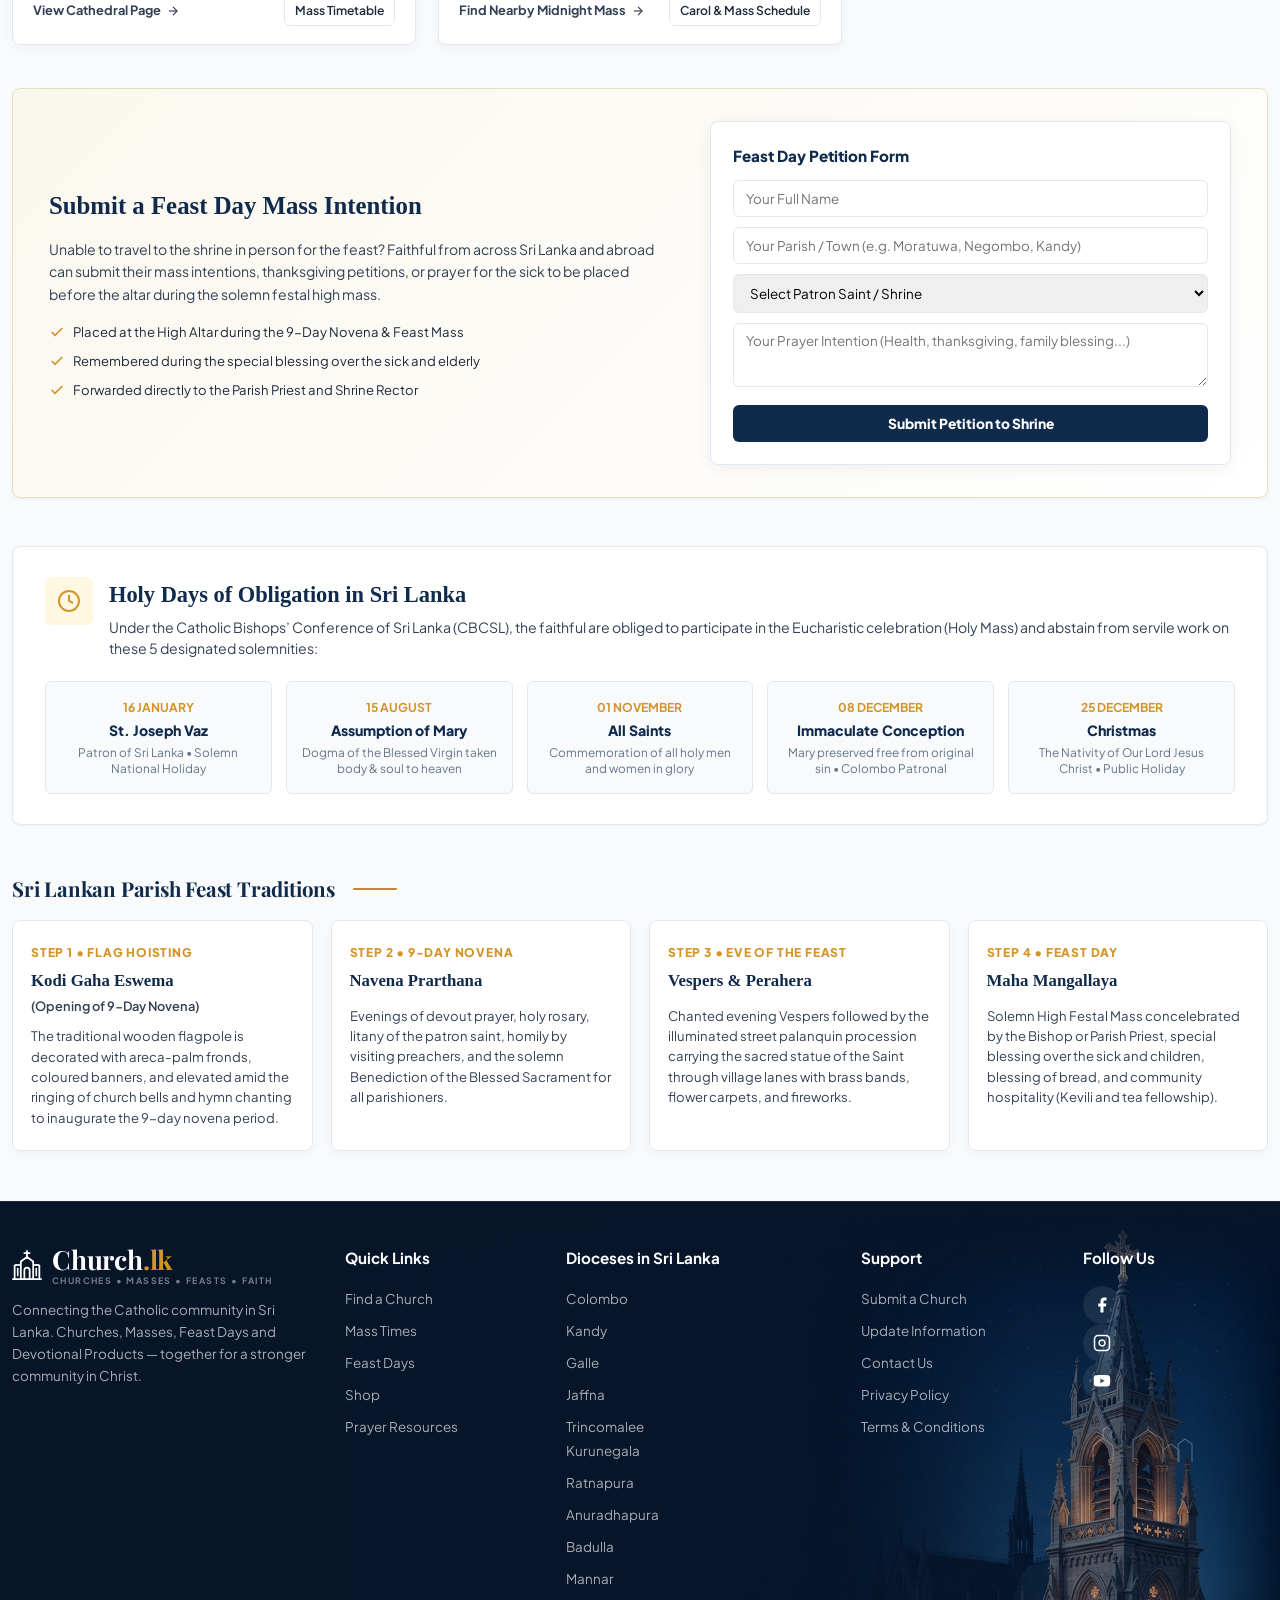
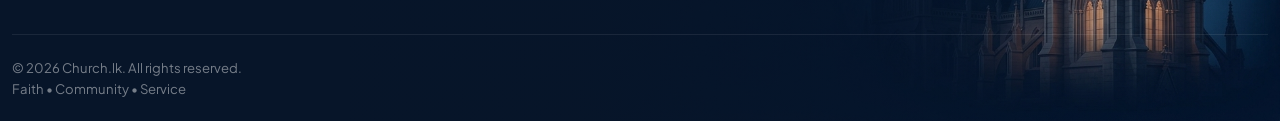
<file: feast-days.html>
<!DOCTYPE html>
<html lang="en">

<head>
  <meta charset="UTF-8">
  <meta name="viewport" content="width=device-width, initial-scale=1.0">
  <title>Catholic Feast Days &amp; Liturgical Calendar Sri Lanka — Church.lk</title>
  <link rel="stylesheet" href="css/styles.css">
  <link rel="icon"
    href="data:image/svg+xml,<svg xmlns=%22http://www.w3.org/2000/svg%22 viewBox=%220 0 100 100%22><text y=%22.9em%22 font-size=%2290%22>⛪</text></svg>">
</head>

<body>

  <!-- ========================================================
       TOP NAVBAR (100% Exact Standard Layout)
       ======================================================== -->
  <header class="site-header">
    <div class="header-container">
      <a href="index.html" class="brand-logo">
        <div class="brand-icon-church">
          <svg width="34" height="36" viewBox="0 0 34 36" fill="none" xmlns="http://www.w3.org/2000/svg">
            <line x1="17" y1="2" x2="17" y2="9" stroke="#15469E" stroke-width="2" stroke-linecap="round" />
            <line x1="14" y1="4.5" x2="20" y2="4.5" stroke="#15469E" stroke-width="2" stroke-linecap="round" />
            <polyline points="10,14 17,9 24,14" stroke="#15469E" stroke-width="2" stroke-linecap="round"
              stroke-linejoin="round" />
            <line x1="10" y1="14" x2="10" y2="34" stroke="#15469E" stroke-width="2" />
            <line x1="24" y1="14" x2="24" y2="34" stroke="#15469E" stroke-width="2" />
            <path d="M14 34V24C14 22.3431 15.3431 21 17 21C18.6569 21 20 22.3431 20 24V34" stroke="#15469E"
              stroke-width="2" />
            <line x1="3" y1="18" x2="10" y2="18" stroke="#15469E" stroke-width="2" />
            <line x1="3" y1="18" x2="3" y2="34" stroke="#15469E" stroke-width="2" />
            <line x1="6.5" y1="22" x2="6.5" y2="30" stroke="#15469E" stroke-width="1.8" stroke-linecap="round" />
            <line x1="24" y1="18" x2="31" y2="18" stroke="#15469E" stroke-width="2" />
            <line x1="31" y1="18" x2="31" y2="34" stroke="#15469E" stroke-width="2" />
            <line x1="27.5" y1="22" x2="27.5" y2="30" stroke="#15469E" stroke-width="1.8" stroke-linecap="round" />
            <line x1="1" y1="34" x2="33" y2="34" stroke="#15469E" stroke-width="2" stroke-linecap="round" />
          </svg>
        </div>
        <div class="brand-text-col">
          <div class="brand-title">Church<span>.lk</span></div>
          <div class="brand-tagline">CHURCHES • MASSES • FEASTS • FAITH</div>
        </div>
      </a>

      <nav>
        <ul class="nav-links">
          <li class="nav-item"><a href="index.html">Home</a></li>
          <li class="nav-item"><a href="find-a-church.html">Find a Church</a></li>
          <li class="nav-item"><a href="mass-times.html">Mass Times</a></li>
          <li class="nav-item"><a href="feast-days.html" class="active">Feast Days</a></li>
          <li class="nav-item"><a href="index.html#prayer">Prayer</a></li>
          <li class="nav-item"><a href="shop.html">Shop</a></li>
          <li class="nav-item"><a href="index.html#about">About</a></li>
        </ul>
      </nav>

      <div class="header-actions">
        <button class="action-icon-btn" title="Search"><svg width="20" height="20" viewBox="0 0 24 24" fill="none"
            stroke="#1E293B" stroke-width="1.8">
            <circle cx="11" cy="11" r="8"></circle>
            <line x1="21" y1="21" x2="16.65" y2="16.65"></line>
          </svg></button>
        <a href="shop.html" class="action-icon-btn cart-btn" title="Shopping Cart">
          <svg width="22" height="22" viewBox="0 0 24 24" fill="none" stroke="#15469E" stroke-width="1.8">
            <circle cx="9" cy="21" r="1"></circle>
            <circle cx="20" cy="21" r="1"></circle>
            <path d="M1 1h4l2.68 13.39a2 2 0 0 0 2 1.61h9.72a2 2 0 0 0 2-1.61L23 6H6"></path>
          </svg>
          <span class="cart-counter">0</span>
        </a>
        <button class="action-icon-btn" title="Account"><svg width="20" height="20" viewBox="0 0 24 24" fill="none"
            stroke="#1E293B" stroke-width="1.8">
            <path d="M20 21v-2a4 4 0 0 0-4-4H8a4 4 0 0 0-4 4v2"></path>
            <circle cx="12" cy="7" r="4"></circle>
          </svg></button>
        <button class="mobile-menu-btn"><span></span><span></span><span></span></button>
      </div>
    </div>
  </header>

  <!-- Breadcrumbs & Liturgical Metadata -->
  <div class="breadcrumbs-bar">
    <div class="container"
      style="display:flex; align-items:center; justify-content:space-between; flex-wrap:wrap; gap:8px;">
      <ul class="breadcrumb-list">
        <li><a href="index.html">Home</a></li>
        <li class="breadcrumb-sep">&gt;</li>
        <li><a href="feast-days.html">Liturgical Calendar</a></li>
        <li class="breadcrumb-sep">&gt;</li>
        <li class="breadcrumb-current">Catholic Feast Days &amp; Shrines</li>
      </ul>
      <div style="font-size:0.76rem; color:var(--text-muted); font-weight:600;">
        CBCSL Liturgical Year 2026 &bull; Cycle II / Year C
      </div>
    </div>
  </div>

  <!-- ========================================================
       FEAST DAYS HERO & MULTI-FILTER BAR
       ======================================================== -->
  <section class="feast-hero-banner">
    <div class="container">
      <div class="feast-hero-badge anim">
        <svg width="14" height="14" viewBox="0 0 24 24" fill="none" stroke="currentColor" stroke-width="2.2">
          <path d="M12 2v20M2 12h20"></path>
        </svg>
        Liturgical Calendar &bull; Catholic Church of Sri Lanka
      </div>
      <h1 class="feast-hero-title anim delay-1">Catholic Feast Days &amp; Liturgical Calendar</h1>
      <p class="feast-hero-sub anim delay-2">
        Celebrate the sacred feast days of our patron saints, major solemnities, and annual parish festivals across all
        12 Dioceses of Sri Lanka. Discover church shrines, novena timetables, and street procession schedules.
      </p>

      <!-- Multi-Filter Bar -->
      <div class="feast-filter-card anim delay-3">
        <!-- Text Search -->
        <div class="feast-input-group">
          <span class="feast-input-icon">
            <svg width="16" height="16" viewBox="0 0 24 24" fill="none" stroke="currentColor" stroke-width="2">
              <circle cx="11" cy="11" r="8"></circle>
              <line x1="21" y1="21" x2="16.65" y2="16.65"></line>
            </svg>
          </span>
          <input type="text" id="feast-search" class="feast-search-input"
            placeholder="Search Saint, Solemnity, Parish, or Town...">
        </div>

        <!-- Month Filter -->
        <select id="feast-month-select" class="feast-select" title="Filter by Month">
          <option value="all">All Months (Jan &ndash; Dec)</option>
          <option value="01">January </option>
          <option value="02">February </option>
          <option value="03">March </option>
          <option value="04">April </option>
          <option value="05">May </option>
          <option value="06">June </option>
          <option value="07">July </option>
          <option value="08">August </option>
          <option value="09">September </option>
          <option value="10">October </option>
          <option value="11">November </option>
          <option value="12">December </option>
        </select>

        <!-- Liturgical Rank Filter -->
        <select id="feast-rank-select" class="feast-select" title="Filter by Liturgical Rank">
          <option value="all">All Liturgical Ranks</option>
          <option value="solemnity">Solemnity </option>
          <option value="feast">Feast </option>
          <option value="memorial">Memorial </option>
        </select>

        <!-- Diocese Filter -->
        <select id="feast-diocese-select" class="feast-select" title="Filter by Diocese">
          <option value="all">All 12 Dioceses (Islandwide)</option>
          <option value="colombo">Archdiocese of Colombo</option>
          <option value="chilaw">Diocese of Chilaw</option>
          <option value="kandy">Diocese of Kandy</option>
          <option value="galle">Diocese of Galle</option>
          <option value="jaffna">Diocese of Jaffna</option>
          <option value="mannar">Diocese of Mannar</option>
          <option value="trincomalee">Diocese of Trincomalee</option>
          <option value="batticaloa">Diocese of Batticaloa</option>
          <option value="kurunegala">Diocese of Kurunegala</option>
          <option value="ratnapura">Diocese of Ratnapura</option>
          <option value="anuradhapura">Diocese of Anuradhapura</option>
          <option value="badulla">Diocese of Badulla</option>
        </select>

        <!-- Reset Button -->
        <button id="feast-reset-btn" class="feast-reset-btn" title="Reset Filters">
          <svg width="14" height="14" viewBox="0 0 24 24" fill="none" stroke="currentColor" stroke-width="2">
            <path d="M23 4v6h-6"></path>
            <path d="M1 20v-6h6"></path>
            <path d="M3.51 9a9 9 0 0 1 14.85-3.36L23 10M1 14l4.64 4.36A9 9 0 0 0 20.49 15"></path>
          </svg>
          Reset Filters
        </button>
      </div>

      <!-- Sophisticated Typography Filter Chips (No Emojis) -->
      <div class="feast-chips-container anim delay-3">
        <button class="cat-chip active" data-filter="all">All Observances</button>
        <button class="cat-chip" data-filter="solemnity">Solemnities &amp; Holy Days</button>
        <button class="cat-chip" data-filter="srilankan">Sri Lankan Shrines &amp; Feasts</button>
        <button class="cat-chip" data-filter="marian">Marian Feasts </button>
        <button class="cat-chip" data-filter="apostles">Apostles &amp; Martyrs</button>
        <button class="cat-chip" data-filter="shrines">National Pilgrimage Centers</button>
      </div>
    </div>
  </section>

  <!-- ========================================================
       MAIN FEAST DAYS CONTENT
       ======================================================== -->
  <main class="container">

    <!-- Quick Bar with Official Liturgical Cycle & PDF Download -->
    <div class="feast-quick-bar anim">
      <div class="liturgical-cycle-tag">
        <svg width="16" height="16" viewBox="0 0 24 24" fill="none" stroke="#15469E" stroke-width="2">
          <circle cx="12" cy="12" r="10"></circle>
          <polyline points="12 6 12 12 16 14"></polyline>
        </svg>
        Current Liturgical Period: <strong>Ordinary Time</strong> &bull; Liturgical Color: <span
          style="color:#166534; font-weight:800;">Green</span>
      </div>

      <div class="feast-quick-actions">
        <div style="font-size:0.8rem; color:var(--text-body);">
          Showing <strong id="feast-visible-count">21</strong> feast days across Sri Lanka
        </div>
        <a href="#petitions" class="btn-pdf-download" style="color:var(--accent-gold); font-weight:800;">
          <svg width="14" height="14" viewBox="0 0 24 24" fill="none" stroke="currentColor" stroke-width="2">
            <path
              d="M12 21.35l-1.45-1.32C5.4 15.36 2 12.28 2 8.5 2 5.42 4.42 3 7.5 3c1.74 0 3.41 1.01 4.5 2.09C13.09 4.01 14.76 3 16.5 3 19.58 3 22 5.42 22 8.5c0 3.78-3.4 6.86-8.55 11.54L12 21.35z">
            </path>
          </svg>
          Mass Petitions
        </a>
      </div>
    </div>

    <!-- ========================================================
         EDITORIAL SPOTLIGHT: UPCOMING MAJOR NATIONAL SOLEMNITY
         (Human Editorial Feature - Breaking the Wall of Cards)
         ======================================================== -->
    <section class="feast-spotlight-wrapper anim">
      <div class="feast-spotlight-card">
        <!-- Left Col: Sacred Portrait & Details -->
        <div class="spotlight-left-col">
          <div class="spotlight-portrait-frame">
            <img src="images/saint_joseph_vaz.jpg" alt="Saint Joseph Vaz, Apostle of Sri Lanka" loading="eager">
          </div>
          <div class="spotlight-text-col">
            <div class="spotlight-tag-strip">
              <span class="spotlight-kicker">
                <svg width="12" height="12" viewBox="0 0 24 24" fill="none" stroke="currentColor" stroke-width="2">
                  <polygon
                    points="12 2 15.09 8.26 22 9.27 17 14.14 18.18 21.02 12 17.77 5.82 21.02 7 14.14 2 9.27 8.91 8.26 12 2">
                  </polygon>
                </svg>
                Next Major Solemnity &bull; January 16
              </span>
              <span class="rank-badge-pill badge-solemnity">National Solemnity</span>
            </div>
            <h2 class="spotlight-title">Saint Joseph Vaz</h2>
            <div class="spotlight-sinhala-title"></div>
            <p class="spotlight-brief">
              First canonized saint and Apostle of Sri Lanka. The Goan Oratorian who entered Dutch-occupied Ceylon in
              disguise, sustained the persecuted Church in secrecy, and brought peace between Kandyan kings and the
              Catholic community.
            </p>
            <div style="font-size:0.78rem; color:#F8D38D; font-weight:700;">
              National Shrines: Maha Galgamuwa (Kurunegala) &bull; Miriswatte &bull; Wahacotte &bull; Kandy
            </div>
          </div>
        </div>

        <!-- Right Col: Official Shrine Feast Programme -->
        <div class="spotlight-schedule-box">
          <div>
            <div class="schedule-box-header">
              <span class="schedule-box-title">
                <svg width="14" height="14" viewBox="0 0 24 24" fill="none" stroke="currentColor" stroke-width="2">
                  <rect x="3" y="4" width="18" height="18" rx="2" ry="2"></rect>
                  <line x1="16" y1="2" x2="16" y2="6"></line>
                  <line x1="8" y1="2" x2="8" y2="6"></line>
                  <line x1="3" y1="10" x2="21" y2="10"></line>
                </svg>
                Official Feast Programme &bull; Jan 2026
              </span>
              <span class="schedule-shrine-name">National Shrine, Maha Galgamuwa</span>
            </div>

            <div class="schedule-events-list">
              <div class="schedule-event-row">
                <span class="event-time-col">Jan 07 &bull; 5:00 PM</span>
                <span class="event-desc-col"><strong>Kodi Gaha Eswema</strong> (Flag Hoisting &amp; Novena
                  Opening)</span>
              </div>
              <div class="schedule-event-row">
                <span class="event-time-col">Jan 08&ndash;14 &bull; 6:30 PM</span>
                <span class="event-desc-col">Daily 9-Day Festal Novena, Mass, and Benediction</span>
              </div>
              <div class="schedule-event-row">
                <span class="event-time-col">Jan 15 &bull; 7:00 PM</span>
                <span class="event-desc-col"><strong>Solemn Vespers</strong> and Candlelight Procession through
                  village</span>
              </div>
              <div class="schedule-event-row">
                <span class="event-time-col">Jan 16 &bull; 8:00 AM</span>
                <span class="event-desc-col"><strong>Festive High Mass</strong> (Concelebrated Pontifical
                  Celebration)</span>
              </div>
            </div>
          </div>

          <div class="spotlight-actions-row">
            <a href="find-a-church.html" class="btn-spotlight-primary">
              <svg width="14" height="14" viewBox="0 0 24 24" fill="none" stroke="currentColor" stroke-width="2">
                <path d="M21 10c0 7-9 13-9 13s-9-6-9-13a9 9 0 0 1 18 0z"></path>
                <circle cx="12" cy="10" r="3"></circle>
              </svg>
              View Shrine Location &amp; Map
            </a>
            <a href="mass-times.html" class="btn-spotlight-secondary">
              <svg width="14" height="14" viewBox="0 0 24 24" fill="none" stroke="currentColor" stroke-width="2">
                <circle cx="12" cy="12" r="10"></circle>
                <polyline points="12 6 12 12 16 14"></polyline>
              </svg>
              All Feast Masses
            </a>
          </div>
        </div>
      </div>
    </section>

    <!-- Empty State (Shown when search has no matches) -->
    <div id="feast-empty-state" class="feast-empty-state">
      <svg class="feast-empty-icon" viewBox="0 0 24 24" fill="none" stroke="currentColor" stroke-width="1.8">
        <circle cx="12" cy="12" r="10"></circle>
        <line x1="8" y1="12" x2="16" y2="12"></line>
      </svg>
      <div class="feast-empty-title">No Feast Days Found</div>
      <p class="feast-empty-desc">No feast days matched your current search filters. Try clearing your search keyword or
        changing the month/diocese dropdowns.</p>
    </div>

    <!-- ========================================================
         SECTION 1: JANUARY & FEBRUARY (DURUTHU & NAVAM FEASTS)
         ======================================================== -->
    <section class="feast-season-group anim">
      <div class="feast-season-header">
        <div class="season-header-title-box">
          <h2 class="season-group-title">January &amp; February</h2>
          <span class="season-group-sinhala"></span>
        </div>
        <span class="season-group-badge">Patronal Solemnities &bull; 3 Feasts</span>
      </div>

      <div class="feast-cards-grid">
        <!-- 1. St. Joseph Vaz (Jan 16) -->
        <article class="feast-card-expanded" data-month="01" data-rank="solemnity"
          data-diocese="colombo kurunegala kandy anuradhapura" data-category="srilankan" data-srilankan="true"
          data-shrine="true">
          <div class="feast-card-top">
            <div class="feast-date-badge-box">
              <span class="day-num">16</span>
              <span class="month-text">JAN</span>
            </div>
            <div class="feast-avatar-wrap">
              <img src="images/saint_joseph_vaz.jpg" alt="Saint Joseph Vaz" loading="lazy">
            </div>
            <div class="feast-title-col">
              <div class="feast-title-row">
                <h3 class="feast-name-title">St. Joseph Vaz</h3>
                <span class="rank-badge-pill badge-solemnity">Solemnity</span>
              </div>
              <div class="feast-sinhala-name"></div>
              <div class="feast-patronage-text">Patron of Sri Lanka &bull; Persecuted Church</div>
            </div>
          </div>

          <div class="feast-tag-row">
            <span class="liturgical-tag tag-white"><span class="color-dot"></span> Liturgical Color: White</span>
            <span class="tradition-pill">National Patronal Feast</span>
          </div>

          <p class="feast-desc-text">
            Canonized by Pope Francis in Colombo. Enterprising Goan Oratorian who traveled barefoot disguised as a
            beggar, ministered to the sick in Kandy during smallpox, and translated prayers into Sinhala and Tamil.
          </p>

          <div class="feast-shrines-cloud">
            <div class="shrines-cloud-label">
              <svg width="12" height="12" viewBox="0 0 24 24" fill="none" stroke="currentColor" stroke-width="2">
                <path d="M21 10c0 7-9 13-9 13s-9-6-9-13a9 9 0 0 1 18 0z"></path>
              </svg>
              Main Shrines &amp; Parishes
            </div>
            <div class="shrines-pills-list">
              <a href="find-a-church.html" class="shrine-pill-item">Maha Galgamuwa</a>
              <a href="find-a-church.html" class="shrine-pill-item">Miriswatte</a>
              <a href="find-a-church.html" class="shrine-pill-item">Wahacotte</a>
              <a href="find-a-church.html" class="shrine-pill-item">Kandy Cathedral</a>
            </div>
          </div>

          <div class="feast-card-footer">
            <a href="find-a-church.html" class="feast-find-btn">
              View Parish Churches
              <svg width="14" height="14" viewBox="0 0 24 24" fill="none" stroke="currentColor" stroke-width="2">
                <line x1="5" y1="12" x2="19" y2="12"></line>
                <polyline points="12 5 19 12 12 19"></polyline>
              </svg>
            </a>
            <a href="mass-times.html" class="feast-mass-btn">Mass Timetable</a>
          </div>
        </article>

        <!-- 2. St. Sebastian (Jan 20) -->
        <article class="feast-card-expanded" data-month="01" data-rank="feast" data-diocese="colombo chilaw galle"
          data-category="martyr srilankan" data-srilankan="true" data-shrine="true">
          <div class="feast-card-top">
            <div class="feast-date-badge-box">
              <span class="day-num">20</span>
              <span class="month-text">JAN</span>
            </div>
            <div class="feast-avatar-wrap">
              <img src="images/saint_sebastian_badge.png" alt="St. Sebastian" loading="lazy">
            </div>
            <div class="feast-title-col">
              <div class="feast-title-row">
                <h3 class="feast-name-title">St. Sebastian</h3>
                <span class="rank-badge-pill badge-feast">Feast</span>
              </div>
              <div class="feast-sinhala-name"></div>
              <div class="feast-patronage-text">Protector in Epidemics &bull; Roman Martyr</div>
            </div>
          </div>

          <div class="feast-tag-row">
            <span class="liturgical-tag tag-red"><span class="color-dot"></span> Liturgical Color: Red</span>
            <span class="tradition-pill">Solemn Vespers &bull; Chariot Perahera</span>
          </div>

          <p class="feast-desc-text">
            Venerated across Sri Lanka for centuries as the miraculous protector against pestilence and infectious
            diseases. Kandana, Moratuwa, and Negombo parishes mark this feast with thousands fulfilling arrow and candle
            vows.
          </p>

          <div class="feast-shrines-cloud">
            <div class="shrines-cloud-label">
              <svg width="12" height="12" viewBox="0 0 24 24" fill="none" stroke="currentColor" stroke-width="2">
                <path d="M21 10c0 7-9 13-9 13s-9-6-9-13a9 9 0 0 1 18 0z"></path>
              </svg>
              Main Shrines &amp; Parishes
            </div>
            <div class="shrines-pills-list">
              <a href="find-a-church.html" class="shrine-pill-item">Kandana Shrine</a>
              <a href="find-a-church.html" class="shrine-pill-item">Katuwapitiya</a>
              <a href="find-a-church.html" class="shrine-pill-item">Moratuwa</a>
              <a href="find-a-church.html" class="shrine-pill-item">Enderamulla</a>
            </div>
          </div>

          <div class="feast-card-footer">
            <a href="find-a-church.html" class="feast-find-btn">
              View Parish Churches
              <svg width="14" height="14" viewBox="0 0 24 24" fill="none" stroke="currentColor" stroke-width="2">
                <line x1="5" y1="12" x2="19" y2="12"></line>
                <polyline points="12 5 19 12 12 19"></polyline>
              </svg>
            </a>
            <a href="mass-times.html" class="feast-mass-btn">Mass Timetable</a>
          </div>
        </article>

        <!-- 3. Our Lady of Lanka (Feb 04) -->
        <article class="feast-card-expanded" data-month="02" data-rank="solemnity" data-diocese="colombo"
          data-category="marian srilankan" data-srilankan="true" data-shrine="true">
          <div class="feast-card-top">
            <div class="feast-date-badge-box">
              <span class="day-num">04</span>
              <span class="month-text">FEB</span>
            </div>
            <div class="feast-avatar-wrap">
              <img src="images/our_lady_of_lanka.jpg" alt="Our Lady of Lanka" loading="lazy">
            </div>
            <div class="feast-title-col">
              <div class="feast-title-row">
                <h3 class="feast-name-title">Our Lady of Lanka</h3>
                <span class="rank-badge-pill badge-solemnity">Solemnity</span>
              </div>
              <div class="feast-sinhala-name"></div>
              <div class="feast-patronage-text">Principal Patroness of Sri Lanka</div>
            </div>
          </div>

          <div class="feast-tag-row">
            <span class="liturgical-tag tag-white"><span class="color-dot"></span> Liturgical Color: White</span>
            <span class="tradition-pill">Independence Day Observance</span>
          </div>

          <p class="feast-desc-text">
            Vowed by Archbishop Jean-Marie Masson OMI in 1940 for the island&rsquo;s preservation during World War II.
            The National Basilica at Tewatte, Ragama stands as the mother sanctuary where all dioceses gather on
            Independence Day.
          </p>

          <div class="feast-shrines-cloud">
            <div class="shrines-cloud-label">
              <svg width="12" height="12" viewBox="0 0 24 24" fill="none" stroke="currentColor" stroke-width="2">
                <path d="M21 10c0 7-9 13-9 13s-9-6-9-13a9 9 0 0 1 18 0z"></path>
              </svg>
              Main Shrines &amp; Parishes
            </div>
            <div class="shrines-pills-list">
              <a href="find-a-church.html" class="shrine-pill-item">National Basilica, Tewatte</a>
              <a href="find-a-church.html" class="shrine-pill-item">Ragama</a>
            </div>
          </div>

          <div class="feast-card-footer">
            <a href="find-a-church.html" class="feast-find-btn">
              View Parish Churches
              <svg width="14" height="14" viewBox="0 0 24 24" fill="none" stroke="currentColor" stroke-width="2">
                <line x1="5" y1="12" x2="19" y2="12"></line>
                <polyline points="12 5 19 12 12 19"></polyline>
              </svg>
            </a>
            <a href="mass-times.html" class="feast-mass-btn">Mass Timetable</a>
          </div>
        </article>
      </div>
    </section>

    <!-- ========================================================
         SECTION 2: LENTEN SEASON & EASTER TRIDUUM
         ======================================================== -->
    <section class="feast-season-group anim">
      <div class="feast-season-header">
        <div class="season-header-title-box">
          <h2 class="season-group-title">Lenten Season &amp; Easter Triduum</h2>
          <span class="season-group-sinhala"></span>
        </div>
        <span class="season-group-badge">March &ndash; May &bull; 3 Feasts</span>
      </div>

      <div class="feast-cards-grid">
        <!-- 4. St. Joseph, Spouse of BVM (Mar 19) -->
        <article class="feast-card-expanded" data-month="03" data-rank="solemnity" data-diocese="colombo chilaw"
          data-category="universal" data-srilankan="false" data-shrine="false">
          <div class="feast-card-top">
            <div class="feast-date-badge-box">
              <span class="day-num">19</span>
              <span class="month-text">MAR</span>
            </div>
            <div class="feast-avatar-wrap">
              <img src="images/saint_joseph_spouse.jpg" alt="Saint Joseph, Spouse of Mary" loading="lazy">
            </div>
            <div class="feast-title-col">
              <div class="feast-title-row">
                <h3 class="feast-name-title">St. Joseph, Spouse of Mary</h3>
                <span class="rank-badge-pill badge-solemnity">Solemnity</span>
              </div>
              <div class="feast-sinhala-name"></div>
              <div class="feast-patronage-text">Universal Church &bull; Workers &bull; Fathers</div>
            </div>
          </div>

          <div class="feast-tag-row">
            <span class="liturgical-tag tag-white"><span class="color-dot"></span> Liturgical Color: White</span>
            <span class="tradition-pill">Solemn High Mass in Parishes</span>
          </div>

          <p class="feast-desc-text">
            Chaste guardian of the Holy Family and foster father of Jesus. Deeply venerated by worker and artisan
            families in industrial, railway, and coastal settlements across Sri Lanka.
          </p>

          <div class="feast-shrines-cloud">
            <div class="shrines-cloud-label">
              <svg width="12" height="12" viewBox="0 0 24 24" fill="none" stroke="currentColor" stroke-width="2">
                <path d="M21 10c0 7-9 13-9 13s-9-6-9-13a9 9 0 0 1 18 0z"></path>
              </svg>
              Main Shrines &amp; Parishes
            </div>
            <div class="shrines-pills-list">
              <a href="find-a-church.html" class="shrine-pill-item">Grandpass</a>
              <a href="find-a-church.html" class="shrine-pill-item">Wennappuwa</a>
              <a href="find-a-church.html" class="shrine-pill-item">Kolonnawa</a>
              <a href="find-a-church.html" class="shrine-pill-item">Uyana Moratuwa</a>
            </div>
          </div>

          <div class="feast-card-footer">
            <a href="find-a-church.html" class="feast-find-btn">
              View Parish Churches
              <svg width="14" height="14" viewBox="0 0 24 24" fill="none" stroke="currentColor" stroke-width="2">
                <line x1="5" y1="12" x2="19" y2="12"></line>
                <polyline points="12 5 19 12 12 19"></polyline>
              </svg>
            </a>
            <a href="mass-times.html" class="feast-mass-btn">Mass Timetable</a>
          </div>
        </article>

        <!-- 5. Easter Sunday (Resurrection of the Lord) -->
        <article class="feast-card-expanded" data-month="04" data-rank="solemnity"
          data-diocese="colombo kandy galle jaffna mannar trincomalee batticaloa kurunegala ratnapura anuradhapura badulla chilaw"
          data-category="universal" data-srilankan="false" data-shrine="false">
          <div class="feast-card-top">
            <div class="feast-date-badge-box" style="background:#B7791F;">
              <span class="day-num">05</span>
              <span class="month-text">APR</span>
            </div>
            <div class="feast-avatar-wrap">
              <img src="images/feast_resurrection.jpg" alt="The Resurrection of Christ" loading="lazy">
            </div>
            <div class="feast-title-col">
              <div class="feast-title-row">
                <h3 class="feast-name-title">The Resurrection (Easter)</h3>
                <span class="rank-badge-pill badge-solemnity">Solemnity</span>
              </div>
              <div class="feast-sinhala-name"></div>
              <div class="feast-patronage-text">Solemnity of Solemnities &bull; The Risen Lord</div>
            </div>
          </div>

          <div class="feast-tag-row">
            <span class="liturgical-tag tag-white"><span class="color-dot"></span> Liturgical Color: White / Gold</span>
            <span class="tradition-pill">Easter Vigil &bull; Paschal Blessing</span>
          </div>

          <p class="feast-desc-text">
            The climax of the Christian liturgical year celebrating Christ&rsquo;s triumph over death. Marked in all Sri
            Lankan parishes by the blessing of the new Easter fire, water, and dawn carillon of bells.
          </p>

          <div class="feast-shrines-cloud">
            <div class="shrines-cloud-label">
              <svg width="12" height="12" viewBox="0 0 24 24" fill="none" stroke="currentColor" stroke-width="2">
                <path d="M21 10c0 7-9 13-9 13s-9-6-9-13a9 9 0 0 1 18 0z"></path>
              </svg>
              Main Shrines &amp; Parishes
            </div>
            <div class="shrines-pills-list">
              <span class="shrine-pill-item">Celebrated across all 12 Dioceses</span>
            </div>
          </div>

          <div class="feast-card-footer">
            <a href="find-a-church.html" class="feast-find-btn">
              Find Nearby Parish
              <svg width="14" height="14" viewBox="0 0 24 24" fill="none" stroke="currentColor" stroke-width="2">
                <line x1="5" y1="12" x2="19" y2="12"></line>
                <polyline points="12 5 19 12 12 19"></polyline>
              </svg>
            </a>
            <a href="mass-times.html" class="feast-mass-btn">Vigil Schedule</a>
          </div>
        </article>

        <!-- 6. Visitation of the BVM (May 31) -->
        <article class="feast-card-expanded" data-month="05" data-rank="feast" data-diocese="colombo galle kandy"
          data-category="marian" data-srilankan="false" data-shrine="false">
          <div class="feast-card-top">
            <div class="feast-date-badge-box">
              <span class="day-num">31</span>
              <span class="month-text">MAY</span>
            </div>
            <div class="feast-avatar-wrap">
              <img src="images/feast_rosary.png" alt="Visitation of Mary" loading="lazy">
            </div>
            <div class="feast-title-col">
              <div class="feast-title-row">
                <h3 class="feast-name-title">Visitation of Mary</h3>
                <span class="rank-badge-pill badge-feast">Feast</span>
              </div>
              <div class="feast-sinhala-name"></div>
              <div class="feast-patronage-text">Mothers &bull; Magnificat &bull; May Crowning</div>
            </div>
          </div>

          <div class="feast-tag-row">
            <span class="liturgical-tag tag-white"><span class="color-dot"></span> Liturgical Color: White</span>
            <span class="tradition-pill">Marian Month Crowning</span>
          </div>

          <p class="feast-desc-text">
            Celebrates Mary journeying to the hill country of Judea to serve her cousin Elizabeth, proclaiming the
            Magnificat. In Sri Lanka, parishes conclude the month of May with children crowning statue grottos with
            white jasmine.
          </p>

          <div class="feast-shrines-cloud">
            <div class="shrines-cloud-label">
              <svg width="12" height="12" viewBox="0 0 24 24" fill="none" stroke="currentColor" stroke-width="2">
                <path d="M21 10c0 7-9 13-9 13s-9-6-9-13a9 9 0 0 1 18 0z"></path>
              </svg>
              Main Shrines &amp; Parishes
            </div>
            <div class="shrines-pills-list">
              <a href="find-a-church.html" class="shrine-pill-item">Marian Grottoes Islandwide</a>
              <a href="find-a-church.html" class="shrine-pill-item">Nayagapatha</a>
            </div>
          </div>

          <div class="feast-card-footer">
            <a href="find-a-church.html" class="feast-find-btn">
              View Parish Churches
              <svg width="14" height="14" viewBox="0 0 24 24" fill="none" stroke="currentColor" stroke-width="2">
                <line x1="5" y1="12" x2="19" y2="12"></line>
                <polyline points="12 5 19 12 12 19"></polyline>
              </svg>
            </a>
            <a href="mass-times.html" class="feast-mass-btn">Mass Timetable</a>
          </div>
        </article>
      </div>
    </section>

    <!-- ========================================================
         SECTION 3: MID-YEAR SHRINES & PILGRIMAGES (JUNE & JULY)
         ======================================================== -->
    <section class="feast-season-group anim">
      <div class="feast-season-header">
        <div class="season-header-title-box">
          <h2 class="season-group-title">Mid-Year National Shrines &amp; Pilgrimages</h2>
          <span class="season-group-sinhala"></span>
        </div>
        <span class="season-group-badge">Major Pilgrimages &bull; 4 Feasts</span>
      </div>

      <div class="feast-cards-grid">
        <!-- 7. St. Anthony of Padua (Jun 13) -->
        <article class="feast-card-expanded" data-month="06" data-rank="solemnity"
          data-diocese="colombo kandy jaffna batticaloa trincomalee" data-category="srilankan" data-srilankan="true"
          data-shrine="true">
          <div class="feast-card-top">
            <div class="feast-date-badge-box">
              <span class="day-num">13</span>
              <span class="month-text">JUN</span>
            </div>
            <div class="feast-avatar-wrap">
              <img src="images/saint_stanthony_badge.png" alt="St. Anthony of Padua" loading="lazy">
            </div>
            <div class="feast-title-col">
              <div class="feast-title-row">
                <h3 class="feast-name-title">St. Anthony of Padua</h3>
                <span class="rank-badge-pill badge-solemnity">Solemnity</span>
              </div>
              <div class="feast-sinhala-name"></div>
              <div class="feast-patronage-text">Wonder-Worker &bull; Poor &bull; Lost Things</div>
            </div>
          </div>

          <div class="feast-tag-row">
            <span class="liturgical-tag tag-white"><span class="color-dot"></span> Liturgical Color: White</span>
            <span class="tradition-pill">13-Tuesday Novena &bull; Street Perahera</span>
          </div>

          <p class="feast-desc-text">
            Beloved by Sri Lankans of every faith and background. Tens of thousands flock to Kochchikade Shrine on June
            13 to attend trilingual masses, light vows candles, and witness the solemn street palanquin procession.
          </p>

          <div class="feast-shrines-cloud">
            <div class="shrines-cloud-label">
              <svg width="12" height="12" viewBox="0 0 24 24" fill="none" stroke="currentColor" stroke-width="2">
                <path d="M21 10c0 7-9 13-9 13s-9-6-9-13a9 9 0 0 1 18 0z"></path>
              </svg>
              Main Shrines &amp; Parishes
            </div>
            <div class="shrines-pills-list">
              <a href="mass-times.html" class="shrine-pill-item">Kochchikade Shrine</a>
              <a href="find-a-church.html" class="shrine-pill-item">Soysapura</a>
              <a href="find-a-church.html" class="shrine-pill-item">Wahacotte</a>
              <a href="find-a-church.html" class="shrine-pill-item">Kachcheri Jaffna</a>
            </div>
          </div>

          <div class="feast-card-footer">
            <a href="mass-times.html" class="feast-find-btn">
              View Shrine Timetable
              <svg width="14" height="14" viewBox="0 0 24 24" fill="none" stroke="currentColor" stroke-width="2">
                <line x1="5" y1="12" x2="19" y2="12"></line>
                <polyline points="12 5 19 12 12 19"></polyline>
              </svg>
            </a>
            <a href="mass-times.html" class="feast-mass-btn">Mass Timetable</a>
          </div>
        </article>

        <!-- 8. Saints Peter and Paul (Jun 29) -->
        <article class="feast-card-expanded" data-month="06" data-rank="solemnity"
          data-diocese="ratnapura jaffna colombo" data-category="apostles" data-srilankan="false" data-shrine="false">
          <div class="feast-card-top">
            <div class="feast-date-badge-box">
              <span class="day-num">29</span>
              <span class="month-text">JUN</span>
            </div>
            <div class="feast-avatar-wrap">
              <img src="images/saints_peter_and_paul.jpg" alt="Saints Peter and Paul" loading="lazy">
            </div>
            <div class="feast-title-col">
              <div class="feast-title-row">
                <h3 class="feast-name-title">Saints Peter and Paul</h3>
                <span class="rank-badge-pill badge-solemnity">Solemnity</span>
              </div>
              <div class="feast-sinhala-name"></div>
              <div class="feast-patronage-text">Princes of the Apostles &bull; Rome</div>
            </div>
          </div>

          <div class="feast-tag-row">
            <span class="liturgical-tag tag-red"><span class="color-dot"></span> Liturgical Color: Red</span>
            <span class="tradition-pill">Cathedral Patronal Feast</span>
          </div>

          <p class="feast-desc-text">
            Celebrates the twin apostolic pillars who sealed their witness to Christ in Rome. Celebrated with solemn
            High Masses at Sts. Peter &amp; Paul Cathedral in Ratnapura and northern coastal fishing communities.
          </p>

          <div class="feast-shrines-cloud">
            <div class="shrines-cloud-label">
              <svg width="12" height="12" viewBox="0 0 24 24" fill="none" stroke="currentColor" stroke-width="2">
                <path d="M21 10c0 7-9 13-9 13s-9-6-9-13a9 9 0 0 1 18 0z"></path>
              </svg>
              Main Shrines &amp; Parishes
            </div>
            <div class="shrines-pills-list">
              <a href="find-a-church.html" class="shrine-pill-item">Ratnapura Cathedral</a>
              <a href="find-a-church.html" class="shrine-pill-item">Point Pedro</a>
              <a href="find-a-church.html" class="shrine-pill-item">Ragama Parish</a>
            </div>
          </div>

          <div class="feast-card-footer">
            <a href="find-a-church.html" class="feast-find-btn">
              View Parish Churches
              <svg width="14" height="14" viewBox="0 0 24 24" fill="none" stroke="currentColor" stroke-width="2">
                <line x1="5" y1="12" x2="19" y2="12"></line>
                <polyline points="12 5 19 12 12 19"></polyline>
              </svg>
            </a>
            <a href="mass-times.html" class="feast-mass-btn">Mass Timetable</a>
          </div>
        </article>

        <!-- 9. Our Lady of Madhu (Jul 02 & Aug 15) -->
        <article class="feast-card-expanded" data-month="07" data-rank="solemnity" data-diocese="mannar jaffna colombo"
          data-category="marian srilankan" data-srilankan="true" data-shrine="true">
          <div class="feast-card-top">
            <div class="feast-date-badge-box">
              <span class="day-num">02</span>
              <span class="month-text">JUL</span>
            </div>
            <div class="feast-avatar-wrap">
              <img src="images/our_lady_of_madhu.jpg" alt="Our Lady of Madhu" loading="lazy">
            </div>
            <div class="feast-title-col">
              <div class="feast-title-row">
                <h3 class="feast-name-title">Our Lady of Madhu</h3>
                <span class="rank-badge-pill badge-solemnity">Solemnity</span>
              </div>
              <div class="feast-sinhala-name"></div>
              <div class="feast-patronage-text">Queen of Peace &bull; Refuge of Sri Lanka</div>
            </div>
          </div>

          <div class="feast-tag-row">
            <span class="liturgical-tag tag-white"><span class="color-dot"></span> Liturgical Color: White</span>
            <span class="tradition-pill">National Forest Pilgrimage</span>
          </div>

          <p class="feast-desc-text">
            More than 450-year-old miraculous forest shrine in Mannar. Unites Sinhala and Tamil devotees under
            Mary&rsquo;s mantle. Draws over 500,000 pilgrims who camp in the Vanni jungle for the July 02 and August 15
            feasts.
          </p>

          <div class="feast-shrines-cloud">
            <div class="shrines-cloud-label">
              <svg width="12" height="12" viewBox="0 0 24 24" fill="none" stroke="currentColor" stroke-width="2">
                <path d="M21 10c0 7-9 13-9 13s-9-6-9-13a9 9 0 0 1 18 0z"></path>
              </svg>
              Main Shrines &amp; Parishes
            </div>
            <div class="shrines-pills-list">
              <a href="find-a-church.html" class="shrine-pill-item">National Shrine of Our Lady of Madhu (Mannar)</a>
            </div>
          </div>

          <div class="feast-card-footer">
            <a href="find-a-church.html" class="feast-find-btn">
              View Shrine Page
              <svg width="14" height="14" viewBox="0 0 24 24" fill="none" stroke="currentColor" stroke-width="2">
                <line x1="5" y1="12" x2="19" y2="12"></line>
                <polyline points="12 5 19 12 12 19"></polyline>
              </svg>
            </a>
            <a href="mass-times.html" class="feast-mass-btn">Pilgrim Schedule</a>
          </div>
        </article>

        <!-- 10. St. Anne of Talawila (Jul 26) -->
        <article class="feast-card-expanded" data-month="07" data-rank="solemnity" data-diocese="chilaw galle"
          data-category="srilankan" data-srilankan="true" data-shrine="true">
          <div class="feast-card-top">
            <div class="feast-date-badge-box">
              <span class="day-num">26</span>
              <span class="month-text">JUL</span>
            </div>
            <div class="feast-avatar-wrap">
              <img src="images/saint_anne_talawila.jpg" alt="St. Anne of Talawila" loading="lazy">
            </div>
            <div class="feast-title-col">
              <div class="feast-title-row">
                <h3 class="feast-name-title">St. Anne of Talawila</h3>
                <span class="rank-badge-pill badge-solemnity">Solemnity</span>
              </div>
              <div class="feast-sinhala-name"></div>
              <div class="feast-patronage-text">Mother of Mary &bull; Grandparents &bull; Fishermen</div>
            </div>
          </div>

          <div class="feast-tag-row">
            <span class="liturgical-tag tag-white"><span class="color-dot"></span> Liturgical Color: White</span>
            <span class="tradition-pill">Seaside Cadjan Camp Festival</span>
          </div>

          <p class="feast-desc-text">
            Situated on the historic Kalpitiya coast, founded by a shipwrecked European merchant in the 17th century.
            Thousands camp in palm-thatched cadjan huts by the sea for solemn High Masses and holy oil blessing.
          </p>

          <div class="feast-shrines-cloud">
            <div class="shrines-cloud-label">
              <svg width="12" height="12" viewBox="0 0 24 24" fill="none" stroke="currentColor" stroke-width="2">
                <path d="M21 10c0 7-9 13-9 13s-9-6-9-13a9 9 0 0 1 18 0z"></path>
              </svg>
              Main Shrines &amp; Parishes
            </div>
            <div class="shrines-pills-list">
              <a href="find-a-church.html" class="shrine-pill-item">Talawila National Shrine</a>
              <a href="find-a-church.html" class="shrine-pill-item">Hiniduma Shrine (Galle)</a>
              <a href="find-a-church.html" class="shrine-pill-item">Wattala</a>
            </div>
          </div>

          <div class="feast-card-footer">
            <a href="find-a-church.html" class="feast-find-btn">
              View Parish Churches
              <svg width="14" height="14" viewBox="0 0 24 24" fill="none" stroke="currentColor" stroke-width="2">
                <line x1="5" y1="12" x2="19" y2="12"></line>
                <polyline points="12 5 19 12 12 19"></polyline>
              </svg>
            </a>
            <a href="mass-times.html" class="feast-mass-btn">Mass Timetable</a>
          </div>
        </article>
      </div>
    </section>

    <!-- ========================================================
         SECTION 4: MARIAN MONTH & AUTUMN SAINTS (AUG - NOV)
         ======================================================== -->
    <section class="feast-season-group anim">
      <div class="feast-season-header">
        <div class="season-header-title-box">
          <h2 class="season-group-title">Marian Feasts &amp; Autumn Saints</h2>
          <span class="season-group-sinhala"></span>
        </div>
        <span class="season-group-badge">Solemnities &amp; Memorials &bull; 9 Feasts</span>
      </div>

      <div class="feast-cards-grid">
        <!-- 11. Assumption of the BVM (Aug 15) -->
        <article class="feast-card-expanded" data-month="08" data-rank="solemnity" data-diocese="colombo chilaw jaffna"
          data-category="marian srilankan" data-srilankan="true" data-shrine="true">
          <div class="feast-card-top">
            <div class="feast-date-badge-box">
              <span class="day-num">15</span>
              <span class="month-text">AUG</span>
            </div>
            <div class="feast-avatar-wrap">
              <img src="images/saint_health_badge.png" alt="Assumption of Mary" loading="lazy">
            </div>
            <div class="feast-title-col">
              <div class="feast-title-row">
                <h3 class="feast-name-title">Assumption of Mary</h3>
                <span class="rank-badge-pill badge-solemnity">Solemnity</span>
              </div>
              <div class="feast-sinhala-name"></div>
              <div class="feast-patronage-text">Holy Day of Obligation &bull; Mother of God</div>
            </div>
          </div>

          <div class="feast-tag-row">
            <span class="liturgical-tag tag-white"><span class="color-dot"></span> Liturgical Color: White</span>
            <span class="tradition-pill">CBCSL Holy Day of Obligation</span>
          </div>

          <p class="feast-desc-text">
            Dogma of the Blessed Virgin taken body and soul into heavenly glory. Observed as a major Holy Day of
            Obligation across Sri Lanka with midnight vigils, Eucharistic adoration, and festive coastal parish high
            masses.
          </p>

          <div class="feast-shrines-cloud">
            <div class="shrines-cloud-label">
              <svg width="12" height="12" viewBox="0 0 24 24" fill="none" stroke="currentColor" stroke-width="2">
                <path d="M21 10c0 7-9 13-9 13s-9-6-9-13a9 9 0 0 1 18 0z"></path>
              </svg>
              Main Shrines &amp; Parishes
            </div>
            <div class="shrines-pills-list">
              <a href="find-a-church.html" class="shrine-pill-item">Negombo Good Health</a>
              <a href="find-a-church.html" class="shrine-pill-item">Bolawalana</a>
              <a href="find-a-church.html" class="shrine-pill-item">Jaffna St. Mary's</a>
            </div>
          </div>

          <div class="feast-card-footer">
            <a href="find-a-church.html" class="feast-find-btn">
              View Parish Churches
              <svg width="14" height="14" viewBox="0 0 24 24" fill="none" stroke="currentColor" stroke-width="2">
                <line x1="5" y1="12" x2="19" y2="12"></line>
                <polyline points="12 5 19 12 12 19"></polyline>
              </svg>
            </a>
            <a href="mass-times.html" class="feast-mass-btn">Mass Timetable</a>
          </div>
        </article>

        <!-- 12. Nativity of the BVM / Kuda Meeriya (Sep 08) -->
        <article class="feast-card-expanded" data-month="09" data-rank="feast" data-diocese="galle colombo"
          data-category="marian srilankan" data-srilankan="true" data-shrine="true">
          <div class="feast-card-top">
            <div class="feast-date-badge-box">
              <span class="day-num">08</span>
              <span class="month-text">SEP</span>
            </div>
            <div class="feast-avatar-wrap">
              <img src="images/holy_rosary_at_glance_statue.png" alt="Nativity of Mary" loading="lazy">
            </div>
            <div class="feast-title-col">
              <div class="feast-title-row">
                <h3 class="feast-name-title">Nativity of Mary (Kuda Meeriya)</h3>
                <span class="rank-badge-pill badge-feast">Feast</span>
              </div>
              <div class="feast-sinhala-name"></div>
              <div class="feast-patronage-text">Little Flower &bull; Children &bull; Our Lady of Matara</div>
            </div>
          </div>

          <div class="feast-tag-row">
            <span class="liturgical-tag tag-white"><span class="color-dot"></span> Liturgical Color: White</span>
            <span class="tradition-pill">Tsunami Miracle Statue Shrine</span>
          </div>

          <p class="feast-desc-text">
            Endearingly known as &ldquo;Kuda Meeriya Mangallaya&rdquo; in Sinhala. The historic Portuguese ocean-carved
            statue at Matara survived the 2004 tsunami untouched, recovered safely from the sea.
          </p>

          <div class="feast-shrines-cloud">
            <div class="shrines-cloud-label">
              <svg width="12" height="12" viewBox="0 0 24 24" fill="none" stroke="currentColor" stroke-width="2">
                <path d="M21 10c0 7-9 13-9 13s-9-6-9-13a9 9 0 0 1 18 0z"></path>
              </svg>
              Main Shrines &amp; Parishes
            </div>
            <div class="shrines-pills-list">
              <a href="find-a-church.html" class="shrine-pill-item">Our Lady of Matara</a>
              <a href="find-a-church.html" class="shrine-pill-item">Payagala</a>
              <a href="find-a-church.html" class="shrine-pill-item">Negombo Duwa</a>
            </div>
          </div>

          <div class="feast-card-footer">
            <a href="find-a-church.html" class="feast-find-btn">
              View Parish Churches
              <svg width="14" height="14" viewBox="0 0 24 24" fill="none" stroke="currentColor" stroke-width="2">
                <line x1="5" y1="12" x2="19" y2="12"></line>
                <polyline points="12 5 19 12 12 19"></polyline>
              </svg>
            </a>
            <a href="mass-times.html" class="feast-mass-btn">Mass Timetable</a>
          </div>
        </article>

        <!-- 13. St. Thérèse of Lisieux (Oct 01) -->
        <article class="feast-card-expanded" data-month="10" data-rank="memorial" data-diocese="colombo kandy"
          data-category="memorial" data-srilankan="false" data-shrine="true">
          <div class="feast-card-top">
            <div class="feast-date-badge-box">
              <span class="day-num">01</span>
              <span class="month-text">OCT</span>
            </div>
            <div class="feast-avatar-wrap">
              <img src="images/feast_therese.png" alt="St. Thérèse" loading="lazy">
            </div>
            <div class="feast-title-col">
              <div class="feast-title-row">
                <h3 class="feast-name-title">St. Thérèse of Lisieux</h3>
                <span class="rank-badge-pill badge-memorial">Memorial</span>
              </div>
              <div class="feast-sinhala-name"></div>
              <div class="feast-patronage-text">The Little Flower &bull; Doctor of the Church</div>
            </div>
          </div>

          <div class="feast-tag-row">
            <span class="liturgical-tag tag-white"><span class="color-dot"></span> Liturgical Color: White</span>
            <span class="tradition-pill">Weekly Tuesday Novena Blessing</span>
          </div>

          <p class="feast-desc-text">
            Doctor of the Church who taught the &ldquo;Little Way&rdquo; of complete childlike trust. St.
            Th&eacute;r&egrave;se&rsquo;s Church in Thimbirigasyaya is famed islandwide for its Tuesday novenas,
            blessings over students, and rose distribution.
          </p>

          <div class="feast-shrines-cloud">
            <div class="shrines-cloud-label">
              <svg width="12" height="12" viewBox="0 0 24 24" fill="none" stroke="currentColor" stroke-width="2">
                <path d="M21 10c0 7-9 13-9 13s-9-6-9-13a9 9 0 0 1 18 0z"></path>
              </svg>
              Main Shrines &amp; Parishes
            </div>
            <div class="shrines-pills-list">
              <a href="find-a-church.html" class="shrine-pill-item">Thimbirigasyaya (Colombo 05)</a>
              <a href="find-a-church.html" class="shrine-pill-item">Kandy Parish</a>
            </div>
          </div>

          <div class="feast-card-footer">
            <a href="find-a-church.html" class="feast-find-btn">
              View Parish Churches
              <svg width="14" height="14" viewBox="0 0 24 24" fill="none" stroke="currentColor" stroke-width="2">
                <line x1="5" y1="12" x2="19" y2="12"></line>
                <polyline points="12 5 19 12 12 19"></polyline>
              </svg>
            </a>
            <a href="mass-times.html" class="feast-mass-btn">Mass Timetable</a>
          </div>
        </article>

        <!-- 14. Our Lady of the Rosary (Oct 07) -->
        <article class="feast-card-expanded" data-month="10" data-rank="memorial" data-diocese="colombo"
          data-category="marian" data-srilankan="false" data-shrine="true">
          <div class="feast-card-top">
            <div class="feast-date-badge-box">
              <span class="day-num">07</span>
              <span class="month-text">OCT</span>
            </div>
            <div class="feast-avatar-wrap">
              <img src="images/feast_rosary.png" alt="Our Lady of the Rosary" loading="lazy">
            </div>
            <div class="feast-title-col">
              <div class="feast-title-row">
                <h3 class="feast-name-title">Our Lady of the Rosary</h3>
                <span class="rank-badge-pill badge-memorial">Memorial</span>
              </div>
              <div class="feast-sinhala-name"></div>
              <div class="feast-patronage-text">Victory in Prayer &bull; Rosary Month</div>
            </div>
          </div>

          <div class="feast-tag-row">
            <span class="liturgical-tag tag-white"><span class="color-dot"></span> Liturgical Color: White</span>
            <span class="tradition-pill">Candlelight Rosary Rally</span>
          </div>

          <p class="feast-desc-text">
            Instituted in thanksgiving for the intercession of the Holy Rosary at Lepanto. Holy Rosary Church in Slave
            Island (Colombo 02) leads grand outdoor processions and living rosary devotion throughout October.
          </p>

          <div class="feast-shrines-cloud">
            <div class="shrines-cloud-label">
              <svg width="12" height="12" viewBox="0 0 24 24" fill="none" stroke="currentColor" stroke-width="2">
                <path d="M21 10c0 7-9 13-9 13s-9-6-9-13a9 9 0 0 1 18 0z"></path>
              </svg>
              Main Shrines &amp; Parishes
            </div>
            <div class="shrines-pills-list">
              <a href="find-a-church.html" class="shrine-pill-item">Slave Island (Colombo 02)</a>
              <a href="find-a-church.html" class="shrine-pill-item">Dehiwala Parish</a>
            </div>
          </div>

          <div class="feast-card-footer">
            <a href="find-a-church.html" class="feast-find-btn">
              View Parish Details
              <svg width="14" height="14" viewBox="0 0 24 24" fill="none" stroke="currentColor" stroke-width="2">
                <line x1="5" y1="12" x2="19" y2="12"></line>
                <polyline points="12 5 19 12 12 19"></polyline>
              </svg>
            </a>
            <a href="mass-times.html" class="feast-mass-btn">Mass Timetable</a>
          </div>
        </article>

        <!-- 15. St. John XXIII, Pope (Oct 11) -->
        <article class="feast-card-expanded" data-month="10" data-rank="memorial" data-diocese="colombo"
          data-category="memorial" data-srilankan="false" data-shrine="false">
          <div class="feast-card-top">
            <div class="feast-date-badge-box">
              <span class="day-num">11</span>
              <span class="month-text">OCT</span>
            </div>
            <div class="feast-avatar-wrap">
              <img src="images/feast_john.png" alt="St. John XXIII" loading="lazy">
            </div>
            <div class="feast-title-col">
              <div class="feast-title-row">
                <h3 class="feast-name-title">St. John XXIII, Pope</h3>
                <span class="rank-badge-pill badge-memorial">Memorial</span>
              </div>
              <div class="feast-sinhala-name"></div>
              <div class="feast-patronage-text">Good Pope John &bull; Vatican II Convener</div>
            </div>
          </div>

          <div class="feast-tag-row">
            <span class="liturgical-tag tag-white"><span class="color-dot"></span> Liturgical Color: White</span>
            <span class="tradition-pill">Aggiornamento &bull; Renewal</span>
          </div>

          <p class="feast-desc-text">
            Affectionately remembered as &ldquo;Good Pope John,&rdquo; whose inspiration convened the Second Vatican
            Council, giving vernacular liturgy in Sinhala and Tamil and empowering lay faithful across our island.
          </p>

          <div class="feast-shrines-cloud">
            <div class="shrines-cloud-label">
              <svg width="12" height="12" viewBox="0 0 24 24" fill="none" stroke="currentColor" stroke-width="2">
                <path d="M21 10c0 7-9 13-9 13s-9-6-9-13a9 9 0 0 1 18 0z"></path>
              </svg>
              Main Shrines &amp; Parishes
            </div>
            <div class="shrines-pills-list">
              <span class="shrine-pill-item">National Seminaries &amp; Pastoral Centers</span>
            </div>
          </div>

          <div class="feast-card-footer">
            <a href="find-a-church.html" class="feast-find-btn">
              View Parish Churches
              <svg width="14" height="14" viewBox="0 0 24 24" fill="none" stroke="currentColor" stroke-width="2">
                <line x1="5" y1="12" x2="19" y2="12"></line>
                <polyline points="12 5 19 12 12 19"></polyline>
              </svg>
            </a>
            <a href="mass-times.html" class="feast-mass-btn">Mass Timetable</a>
          </div>
        </article>

        <!-- 16. St. Luke the Evangelist (Oct 18) -->
        <article class="feast-card-expanded" data-month="10" data-rank="feast" data-diocese="colombo galle"
          data-category="apostles" data-srilankan="false" data-shrine="false">
          <div class="feast-card-top">
            <div class="feast-date-badge-box">
              <span class="day-num">18</span>
              <span class="month-text">OCT</span>
            </div>
            <div class="feast-avatar-wrap">
              <img src="images/feast_luke.png" alt="St. Luke" loading="lazy">
            </div>
            <div class="feast-title-col">
              <div class="feast-title-row">
                <h3 class="feast-name-title">St. Luke the Evangelist</h3>
                <span class="rank-badge-pill badge-feast">Feast</span>
              </div>
              <div class="feast-sinhala-name"></div>
              <div class="feast-patronage-text">Physicians &bull; Surgeons &bull; Artists</div>
            </div>
          </div>

          <div class="feast-tag-row">
            <span class="liturgical-tag tag-red"><span class="color-dot"></span> Liturgical Color: Red</span>
            <span class="tradition-pill">Annual Doctors' White Mass</span>
          </div>

          <p class="feast-desc-text">
            Physician and companion of St. Paul who authored the Gospel of Divine Mercy and Acts of the Apostles.
            Catholic healthcare workers and Doctors&rsquo; Guilds celebrate their annual White Mass on this feast.
          </p>

          <div class="feast-shrines-cloud">
            <div class="shrines-cloud-label">
              <svg width="12" height="12" viewBox="0 0 24 24" fill="none" stroke="currentColor" stroke-width="2">
                <path d="M21 10c0 7-9 13-9 13s-9-6-9-13a9 9 0 0 1 18 0z"></path>
              </svg>
              Main Shrines &amp; Parishes
            </div>
            <div class="shrines-pills-list">
              <a href="find-a-church.html" class="shrine-pill-item">Catholic Healthcare Chapels</a>
              <a href="find-a-church.html" class="shrine-pill-item">Mampe</a>
            </div>
          </div>

          <div class="feast-card-footer">
            <a href="find-a-church.html" class="feast-find-btn">
              View Parish Churches
              <svg width="14" height="14" viewBox="0 0 24 24" fill="none" stroke="currentColor" stroke-width="2">
                <line x1="5" y1="12" x2="19" y2="12"></line>
                <polyline points="12 5 19 12 12 19"></polyline>
              </svg>
            </a>
            <a href="mass-times.html" class="feast-mass-btn">Mass Timetable</a>
          </div>
        </article>

        <!-- 17. Saints Simon and Jude (Oct 28) -->
        <article class="feast-card-expanded" data-month="10" data-rank="feast" data-diocese="chilaw colombo"
          data-category="apostles" data-srilankan="false" data-shrine="true">
          <div class="feast-card-top">
            <div class="feast-date-badge-box">
              <span class="day-num">28</span>
              <span class="month-text">OCT</span>
            </div>
            <div class="feast-avatar-wrap">
              <img src="images/feast_simon_jude.png" alt="Saints Simon and Jude" loading="lazy">
            </div>
            <div class="feast-title-col">
              <div class="feast-title-row">
                <h3 class="feast-name-title">Sts. Simon and Jude</h3>
                <span class="rank-badge-pill badge-feast">Feast</span>
              </div>
              <div class="feast-sinhala-name"></div>
              <div class="feast-patronage-text">Hopeless &amp; Desperate Causes (St. Jude)</div>
            </div>
          </div>

          <div class="feast-tag-row">
            <span class="liturgical-tag tag-red"><span class="color-dot"></span> Liturgical Color: Red</span>
            <span class="tradition-pill">Novena of Hope &bull; Perahera</span>
          </div>

          <p class="feast-desc-text">
            St. Jude Thaddaeus is venerated by thousands across Sri Lanka as the patron of impossible cases. The annual
            feast at St. Jude&rsquo;s Shrine, Indigolla (Gampaha) draws massive crowds seeking miraculous intercession.
          </p>

          <div class="feast-shrines-cloud">
            <div class="shrines-cloud-label">
              <svg width="12" height="12" viewBox="0 0 24 24" fill="none" stroke="currentColor" stroke-width="2">
                <path d="M21 10c0 7-9 13-9 13s-9-6-9-13a9 9 0 0 1 18 0z"></path>
              </svg>
              Main Shrines &amp; Parishes
            </div>
            <div class="shrines-pills-list">
              <a href="find-a-church.html" class="shrine-pill-item">Indigolla Shrine (Gampaha)</a>
              <a href="find-a-church.html" class="shrine-pill-item">Katuneriya</a>
            </div>
          </div>

          <div class="feast-card-footer">
            <a href="find-a-church.html" class="feast-find-btn">
              View Parish Churches
              <svg width="14" height="14" viewBox="0 0 24 24" fill="none" stroke="currentColor" stroke-width="2">
                <line x1="5" y1="12" x2="19" y2="12"></line>
                <polyline points="12 5 19 12 12 19"></polyline>
              </svg>
            </a>
            <a href="mass-times.html" class="feast-mass-btn">Mass Timetable</a>
          </div>
        </article>

        <!-- 18. All Saints (Nov 01) -->
        <article class="feast-card-expanded" data-month="11" data-rank="solemnity"
          data-diocese="colombo kandy chilaw jaffna" data-category="universal" data-srilankan="false"
          data-shrine="false">
          <div class="feast-card-top">
            <div class="feast-date-badge-box">
              <span class="day-num">01</span>
              <span class="month-text">NOV</span>
            </div>
            <div class="feast-avatar-wrap">
              <img src="images/feast_all_saints.jpg" alt="All Saints in Glory" loading="lazy">
            </div>
            <div class="feast-title-col">
              <div class="feast-title-row">
                <h3 class="feast-name-title">Solemnity of All Saints</h3>
                <span class="rank-badge-pill badge-solemnity">Solemnity</span>
              </div>
              <div class="feast-sinhala-name"></div>
              <div class="feast-patronage-text">Holy Day of Obligation &bull; Church Triumphant</div>
            </div>
          </div>

          <div class="feast-tag-row">
            <span class="liturgical-tag tag-white"><span class="color-dot"></span> Liturgical Color: White</span>
            <span class="tradition-pill">CBCSL Holy Day of Obligation</span>
          </div>

          <p class="feast-desc-text">
            Celebrates all holy souls who have reached the beatific vision in heaven. Famed Gothic architectural
            heritage church All Saints&rsquo; Borella (Colombo 08) celebrates its titular feast with pontifical
            concelebration.
          </p>

          <div class="feast-shrines-cloud">
            <div class="shrines-cloud-label">
              <svg width="12" height="12" viewBox="0 0 24 24" fill="none" stroke="currentColor" stroke-width="2">
                <path d="M21 10c0 7-9 13-9 13s-9-6-9-13a9 9 0 0 1 18 0z"></path>
              </svg>
              Main Shrines &amp; Parishes
            </div>
            <div class="shrines-pills-list">
              <a href="find-a-church.html" class="shrine-pill-item">All Saints' Borella (Colombo 08)</a>
              <span class="shrine-pill-item">Parishes Islandwide</span>
            </div>
          </div>

          <div class="feast-card-footer">
            <a href="find-a-church.html" class="feast-find-btn">
              View Parish Churches
              <svg width="14" height="14" viewBox="0 0 24 24" fill="none" stroke="currentColor" stroke-width="2">
                <line x1="5" y1="12" x2="19" y2="12"></line>
                <polyline points="12 5 19 12 12 19"></polyline>
              </svg>
            </a>
            <a href="mass-times.html" class="feast-mass-btn">Mass Timetable</a>
          </div>
        </article>

        <!-- 19. All Souls' Day (Nov 02) -->
        <article class="feast-card-expanded" data-month="11" data-rank="memorial"
          data-diocese="colombo kandy galle jaffna mannar trincomalee batticaloa kurunegala ratnapura anuradhapura badulla chilaw"
          data-category="universal" data-srilankan="false" data-shrine="false">
          <div class="feast-card-top">
            <div class="feast-date-badge-box" style="background:#475569;">
              <span class="day-num">02</span>
              <span class="month-text">NOV</span>
            </div>
            <div class="feast-avatar-wrap">
              <img src="images/news_all_souls_hires.png" alt="All Souls' Day" loading="lazy">
            </div>
            <div class="feast-title-col">
              <div class="feast-title-row">
                <h3 class="feast-name-title">All Souls (Faithful Departed)</h3>
                <span class="rank-badge-pill badge-memorial">Commemoration</span>
              </div>
              <div class="feast-sinhala-name"></div>
              <div class="feast-patronage-text">Holy Souls in Purgatory &bull; Cemeteries</div>
            </div>
          </div>

          <div class="feast-tag-row">
            <span class="liturgical-tag tag-violet"><span class="color-dot"></span> Liturgical Color: Violet /
              Black</span>
            <span class="tradition-pill">Cemetery Blessing of Graves</span>
          </div>

          <p class="feast-desc-text">
            A deeply reverent day where Catholic families gather in parish cemeteries across Sri Lanka to whitewash
            graves, light candles, and pray during the evening blessing of graves by parish clergy.
          </p>

          <div class="feast-shrines-cloud">
            <div class="shrines-cloud-label">
              <svg width="12" height="12" viewBox="0 0 24 24" fill="none" stroke="currentColor" stroke-width="2">
                <path d="M21 10c0 7-9 13-9 13s-9-6-9-13a9 9 0 0 1 18 0z"></path>
              </svg>
              Main Shrines &amp; Parishes
            </div>
            <div class="shrines-pills-list">
              <span class="shrine-pill-item">Madampitiya Cemetery</span>
              <span class="shrine-pill-item">Kanatte Cemetery</span>
              <span class="shrine-pill-item">Negombo Cemeteries</span>
            </div>
          </div>

          <div class="feast-card-footer">
            <a href="find-a-church.html" class="feast-find-btn">
              Find Parish Cemeteries
              <svg width="14" height="14" viewBox="0 0 24 24" fill="none" stroke="currentColor" stroke-width="2">
                <line x1="5" y1="12" x2="19" y2="12"></line>
                <polyline points="12 5 19 12 12 19"></polyline>
              </svg>
            </a>
            <a href="mass-times.html" class="feast-mass-btn">Blessing Timetable</a>
          </div>
        </article>
      </div>
    </section>

    <!-- ========================================================
         SECTION 5: ADVENT & CHRISTMAS (DECEMBER)
         ======================================================== -->
    <section class="feast-season-group anim">
      <div class="feast-season-header">
        <div class="season-header-title-box">
          <h2 class="season-group-title">Advent &amp; Christmas</h2>
          <span class="season-group-sinhala"></span>
        </div>
        <span class="season-group-badge">Solemnities of Light &bull; 2 Feasts</span>
      </div>

      <div class="feast-cards-grid">
        <!-- 20. Immaculate Conception (Dec 08) -->
        <article class="feast-card-expanded" data-month="12" data-rank="solemnity" data-diocese="colombo"
          data-category="marian srilankan" data-srilankan="true" data-shrine="true">
          <div class="feast-card-top">
            <div class="feast-date-badge-box">
              <span class="day-num">08</span>
              <span class="month-text">DEC</span>
            </div>
            <div class="feast-avatar-wrap">
              <img src="images/our_lady_of_lanka.jpg" alt="Immaculate Conception" loading="lazy">
            </div>
            <div class="feast-title-col">
              <div class="feast-title-row">
                <h3 class="feast-name-title">Immaculate Conception</h3>
                <span class="rank-badge-pill badge-solemnity">Solemnity</span>
              </div>
              <div class="feast-sinhala-name"></div>
              <div class="feast-patronage-text">Archdiocese of Colombo Patronal Feast</div>
            </div>
          </div>

          <div class="feast-tag-row">
            <span class="liturgical-tag tag-white"><span class="color-dot"></span> Liturgical Color: White</span>
            <span class="tradition-pill">Colombo Archdiocesan Seat Feast</span>
          </div>

          <p class="feast-desc-text">
            Celebrates the dogma that Mary was conceived without original sin. It is the principal patronal solemnity of
            the Metropolitan Archdiocese of Colombo, centered at St. Lucia&rsquo;s Cathedral, Kotahena.
          </p>

          <div class="feast-shrines-cloud">
            <div class="shrines-cloud-label">
              <svg width="12" height="12" viewBox="0 0 24 24" fill="none" stroke="currentColor" stroke-width="2">
                <path d="M21 10c0 7-9 13-9 13s-9-6-9-13a9 9 0 0 1 18 0z"></path>
              </svg>
              Main Shrines &amp; Parishes
            </div>
            <div class="shrines-pills-list">
              <a href="find-a-church.html" class="shrine-pill-item">St. Lucia's Cathedral Kotahena</a>
              <a href="find-a-church.html" class="shrine-pill-item">Negombo Grand Street</a>
            </div>
          </div>

          <div class="feast-card-footer">
            <a href="find-a-church.html" class="feast-find-btn">
              View Cathedral Page
              <svg width="14" height="14" viewBox="0 0 24 24" fill="none" stroke="currentColor" stroke-width="2">
                <line x1="5" y1="12" x2="19" y2="12"></line>
                <polyline points="12 5 19 12 12 19"></polyline>
              </svg>
            </a>
            <a href="mass-times.html" class="feast-mass-btn">Mass Timetable</a>
          </div>
        </article>

        <!-- 21. Christmas (Dec 25) -->
        <article class="feast-card-expanded" data-month="12" data-rank="solemnity"
          data-diocese="colombo kandy galle jaffna mannar trincomalee batticaloa kurunegala ratnapura anuradhapura badulla chilaw"
          data-category="universal srilankan" data-srilankan="true" data-shrine="false">
          <div class="feast-card-top">
            <div class="feast-date-badge-box" style="background:#B7791F;">
              <span class="day-num">25</span>
              <span class="month-text">DEC</span>
            </div>
            <div class="feast-avatar-wrap">
              <img src="images/news_candles_gemini.jpg" alt="Christmas Midnight Mass" loading="lazy">
            </div>
            <div class="feast-title-col">
              <div class="feast-title-row">
                <h3 class="feast-name-title">Nativity of the Lord (Christmas)</h3>
                <span class="rank-badge-pill badge-solemnity">Solemnity</span>
              </div>
              <div class="feast-sinhala-name"></div>
              <div class="feast-patronage-text">Incarnation of God &bull; Prince of Peace</div>
            </div>
          </div>

          <div class="feast-tag-row">
            <span class="liturgical-tag tag-white"><span class="color-dot"></span> Liturgical Color: White / Gold</span>
            <span class="tradition-pill">National Public Holiday</span>
          </div>

          <p class="feast-desc-text">
            The joyous birth of Jesus Christ in Bethlehem. Celebrated with Midnight Mass, carillons, trilingual carols,
            village nativity cribs, and sharing of traditional sweets across Christian and non-Christian neighbors
            alike.
          </p>

          <div class="feast-shrines-cloud">
            <div class="shrines-cloud-label">
              <svg width="12" height="12" viewBox="0 0 24 24" fill="none" stroke="currentColor" stroke-width="2">
                <path d="M21 10c0 7-9 13-9 13s-9-6-9-13a9 9 0 0 1 18 0z"></path>
              </svg>
              Main Shrines &amp; Parishes
            </div>
            <div class="shrines-pills-list">
              <span class="shrine-pill-item">Celebrated across all Sri Lankan Parishes</span>
            </div>
          </div>

          <div class="feast-card-footer">
            <a href="find-a-church.html" class="feast-find-btn">
              Find Nearby Midnight Mass
              <svg width="14" height="14" viewBox="0 0 24 24" fill="none" stroke="currentColor" stroke-width="2">
                <line x1="5" y1="12" x2="19" y2="12"></line>
                <polyline points="12 5 19 12 12 19"></polyline>
              </svg>
            </a>
            <a href="mass-times.html" class="feast-mass-btn">Carol &amp; Mass Schedule</a>
          </div>
        </article>
      </div>
    </section>

    <!-- ========================================================
         MASS INTENTIONS & NOVENA PETITIONS (Human Pastoral Care)
         ======================================================== -->
    <section class="feast-petitions-section anim" id="petitions">
      <div class="petitions-content">
        <h2>Submit a Feast Day Mass Intention</h2>
        <div class="petitions-sinhala"></div>
        <p class="petitions-desc">
          Unable to travel to the shrine in person for the feast? Faithful from across Sri Lanka and abroad can submit
          their mass intentions, thanksgiving petitions, or prayer for the sick to be placed before the altar during the
          solemn festal high mass.
        </p>

        <ul class="petitions-highlights-list">
          <li>
            <svg width="16" height="16" viewBox="0 0 24 24" fill="none" stroke="#D4942A" stroke-width="2.5">
              <polyline points="20 6 9 17 4 12"></polyline>
            </svg>
            Placed at the High Altar during the 9-Day Novena &amp; Feast Mass
          </li>
          <li>
            <svg width="16" height="16" viewBox="0 0 24 24" fill="none" stroke="#D4942A" stroke-width="2.5">
              <polyline points="20 6 9 17 4 12"></polyline>
            </svg>
            Remembered during the special blessing over the sick and elderly
          </li>
          <li>
            <svg width="16" height="16" viewBox="0 0 24 24" fill="none" stroke="#D4942A" stroke-width="2.5">
              <polyline points="20 6 9 17 4 12"></polyline>
            </svg>
            Forwarded directly to the Parish Priest and Shrine Rector
          </li>
        </ul>
      </div>

      <div class="petition-form-box">
        <h3 class="petition-form-title">Feast Day Petition Form</h3>
        <form id="feast-petition-form"
          onsubmit="event.preventDefault(); showToast('Your petition has been submitted to the shrine.'); this.reset();">
          <input type="text" class="petition-input" placeholder="Your Full Name" required>
          <input type="text" class="petition-input" placeholder="Your Parish / Town (e.g. Moratuwa, Negombo, Kandy)">
          <select class="petition-input" style="cursor:pointer;" required>
            <option value="">Select Patron Saint / Shrine</option>
            <option value="vaz">St. Joseph Vaz (Maha Galgamuwa)</option>
            <option value="sebastian">St. Sebastian (Kandana / Moratuwa)</option>
            <option value="lanka">Our Lady of Lanka (Tewatte Basilica)</option>
            <option value="anthony">St. Anthony (Kochchikade Shrine)</option>
            <option value="madhu">Our Lady of Madhu (Mannar)</option>
            <option value="anne">St. Anne (Talawila / Hiniduma)</option>
            <option value="matara">Our Lady of Matara (Kuda Meeriya)</option>
            <option value="jude">St. Jude (Indigolla Shrine)</option>
          </select>
          <textarea class="petition-textarea"
            placeholder="Your Prayer Intention (Health, thanksgiving, family blessing...)" required></textarea>
          <button type="submit" class="petition-submit-btn">
            Submit Petition to Shrine
          </button>
        </form>
      </div>
    </section>

    <!-- ========================================================
         HOLY DAYS OF OBLIGATION IN SRI LANKA
         ======================================================== -->
    <section class="obligation-section anim">
      <div class="obligation-header">
        <div class="obligation-icon-box">
          <svg width="24" height="24" viewBox="0 0 24 24" fill="none" stroke="currentColor" stroke-width="2">
            <circle cx="12" cy="12" r="10"></circle>
            <polyline points="12 6 12 12 16 14"></polyline>
          </svg>
        </div>
        <div>
          <h2 class="obligation-title">Holy Days of Obligation in Sri Lanka</h2>
          <p class="obligation-sub">
            Under the Catholic Bishops&rsquo; Conference of Sri Lanka (CBCSL), the faithful are obliged to participate
            in the Eucharistic celebration (Holy Mass) and abstain from servile work on these 5 designated solemnities:
          </p>
        </div>
      </div>

      <div class="obligation-cards-grid">
        <div class="obligation-card">
          <div class="obligation-date">16 January</div>
          <div class="obligation-name">St. Joseph Vaz</div>
          <div class="obligation-desc">Patron of Sri Lanka &bull; Solemn National Holiday</div>
        </div>

        <div class="obligation-card">
          <div class="obligation-date">15 August</div>
          <div class="obligation-name">Assumption of Mary</div>
          <div class="obligation-desc">Dogma of the Blessed Virgin taken body &amp; soul to heaven</div>
        </div>

        <div class="obligation-card">
          <div class="obligation-date">01 November</div>
          <div class="obligation-name">All Saints</div>
          <div class="obligation-desc">Commemoration of all holy men and women in glory</div>
        </div>

        <div class="obligation-card">
          <div class="obligation-date">08 December</div>
          <div class="obligation-name">Immaculate Conception</div>
          <div class="obligation-desc">Mary preserved free from original sin &bull; Colombo Patronal</div>
        </div>

        <div class="obligation-card">
          <div class="obligation-date">25 December</div>
          <div class="obligation-name">Christmas</div>
          <div class="obligation-desc">The Nativity of Our Lord Jesus Christ &bull; Public Holiday</div>
        </div>
      </div>
    </section>

    <!-- ========================================================
         SRI LANKAN PARISH FEAST TRADITIONS
         ======================================================== -->
    <section class="traditions-section anim">
      <div class="section-header-flex" style="margin-bottom: 20px;">
        <h2 class="section-heading-decorated">
          Sri Lankan Parish Feast Traditions
          <span class="dec-line"></span>
        </h2>
      </div>

      <div class="traditions-grid">
        <div class="tradition-card">
          <span class="tradition-step-num">Step 1 &bull; Flag Hoisting</span>
          <h3 class="tradition-title">Kodi Gaha Eswema</h3>
          <div class="tradition-sinhala">(Opening of 9-Day Novena)</div>
          <p class="tradition-desc">
            The traditional wooden flagpole is decorated with areca-palm fronds, coloured banners, and elevated amid the
            ringing of church bells and hymn chanting to inaugurate the 9-day novena period.
          </p>
        </div>

        <div class="tradition-card">
          <span class="tradition-step-num">Step 2 &bull; 9-Day Novena</span>
          <h3 class="tradition-title">Navena Prarthana</h3>
          <div class="tradition-sinhala"></div>
          <p class="tradition-desc">
            Evenings of devout prayer, holy rosary, litany of the patron saint, homily by visiting preachers, and the
            solemn Benediction of the Blessed Sacrament for all parishioners.
          </p>
        </div>

        <div class="tradition-card">
          <span class="tradition-step-num">Step 3 &bull; Eve of the Feast</span>
          <h3 class="tradition-title">Vespers &amp; Perahera</h3>
          <div class="tradition-sinhala"></div>
          <p class="tradition-desc">
            Chanted evening Vespers followed by the illuminated street palanquin procession carrying the sacred statue
            of the Saint through village lanes with brass bands, flower carpets, and fireworks.
          </p>
        </div>

        <div class="tradition-card">
          <span class="tradition-step-num">Step 4 &bull; Feast Day</span>
          <h3 class="tradition-title">Maha Mangallaya</h3>
          <div class="tradition-sinhala"></div>
          <p class="tradition-desc">
            Solemn High Festal Mass concelebrated by the Bishop or Parish Priest, special blessing over the sick and
            children, blessing of bread, and community hospitality (Kevili and tea fellowship).
          </p>
        </div>
      </div>
    </section>

  </main>

  <!-- ========================================================
       FOOTER (100% Screenshot Matched)
       ======================================================== -->
  <footer class="site-footer">
    <div class="container">
      <div class="footer-main-grid">
        <!-- Col 1: Brand & Mission -->
        <div class="footer-brand-col">
          <div class="brand-logo" style="margin-bottom: 8px;">
            <div class="brand-icon-church">
              <svg width="34" height="36" viewBox="0 0 34 36" fill="none" xmlns="http://www.w3.org/2000/svg">
                <line x1="17" y1="2" x2="17" y2="9" stroke="#FFFFFF" stroke-width="2" stroke-linecap="round" />
                <line x1="14" y1="4.5" x2="20" y2="4.5" stroke="#FFFFFF" stroke-width="2" stroke-linecap="round" />
                <polyline points="10,14 17,9 24,14" stroke="#FFFFFF" stroke-width="2" stroke-linecap="round"
                  stroke-linejoin="round" />
                <line x1="10" y1="14" x2="10" y2="34" stroke="#FFFFFF" stroke-width="2" />
                <line x1="24" y1="14" x2="24" y2="34" stroke="#FFFFFF" stroke-width="2" />
                <path d="M14 34V24C14 22.3431 15.3431 21 17 21C18.6569 21 20 22.3431 20 24V34" stroke="#FFFFFF"
                  stroke-width="2" />
                <line x1="3" y1="18" x2="10" y2="18" stroke="#FFFFFF" stroke-width="2" />
                <line x1="3" y1="18" x2="3" y2="34" stroke="#FFFFFF" stroke-width="2" />
                <line x1="6.5" y1="22" x2="6.5" y2="30" stroke="#FFFFFF" stroke-width="1.8" stroke-linecap="round" />
                <line x1="24" y1="18" x2="31" y2="18" stroke="#FFFFFF" stroke-width="2" />
                <line x1="31" y1="18" x2="31" y2="34" stroke="#FFFFFF" stroke-width="2" />
                <line x1="27.5" y1="22" x2="27.5" y2="30" stroke="#FFFFFF" stroke-width="1.8" stroke-linecap="round" />
                <line x1="1" y1="34" x2="33" y2="34" stroke="#FFFFFF" stroke-width="2" stroke-linecap="round" />
              </svg>
            </div>
            <div class="brand-text-col">
              <div class="brand-title">Church<span>.lk</span></div>
              <div class="brand-tagline">CHURCHES • MASSES • FEASTS • FAITH</div>
            </div>
          </div>
          <p class="footer-mission-text">
            Connecting the Catholic community in Sri Lanka. Churches, Masses, Feast Days and Devotional Products &mdash;
            together for a stronger community in Christ.
          </p>
        </div>

        <!-- Col 2: Quick Links -->
        <div>
          <h4 class="footer-col-title">Quick Links</h4>
          <ul class="footer-nav-list">
            <li><a href="find-a-church.html">Find a Church</a></li>
            <li><a href="mass-times.html">Mass Times</a></li>
            <li><a href="feast-days.html">Feast Days</a></li>
            <li><a href="shop.html">Shop</a></li>
            <li><a href="index.html#prayer">Prayer Resources</a></li>
          </ul>
        </div>

        <!-- Col 3: Dioceses in Sri Lanka -->
        <div>
          <h4 class="footer-col-title">Dioceses in Sri Lanka</h4>
          <div class="dioceses-grid">
            <ul class="footer-nav-list">
              <li><a href="find-a-church.html">Colombo</a></li>
              <li><a href="find-a-church.html">Kandy</a></li>
              <li><a href="find-a-church.html">Galle</a></li>
              <li><a href="find-a-church.html">Jaffna</a></li>
              <li><a href="find-a-church.html">Trincomalee</a></li>
            </ul>
            <ul class="footer-nav-list">
              <li><a href="find-a-church.html">Kurunegala</a></li>
              <li><a href="find-a-church.html">Ratnapura</a></li>
              <li><a href="find-a-church.html">Anuradhapura</a></li>
              <li><a href="find-a-church.html">Badulla</a></li>
              <li><a href="find-a-church.html">Mannar</a></li>
            </ul>
          </div>
        </div>

        <!-- Col 4: Support -->
        <div>
          <h4 class="footer-col-title">Support</h4>
          <ul class="footer-nav-list">
            <li><a href="#">Submit a Church</a></li>
            <li><a href="#">Update Information</a></li>
            <li><a href="#">Contact Us</a></li>
            <li><a href="#">Privacy Policy</a></li>
            <li><a href="#">Terms &amp; Conditions</a></li>
          </ul>
        </div>

        <!-- Col 5: Follow Us -->
        <div>
          <h4 class="footer-col-title">Follow Us</h4>
          <div class="social-icons-row" style="margin-bottom: 24px;">
            <a href="#" class="social-circle-btn" title="Facebook"><svg width="18" height="18" viewBox="0 0 24 24"
                fill="currentColor">
                <path d="M18 2h-3a5 5 0 0 0-5 5v3H7v4h3v8h4v-8h3l1-4h-4V7a1 1 0 0 1 1-1h3z"></path>
              </svg></a>
            <a href="#" class="social-circle-btn" title="Instagram"><svg width="18" height="18" viewBox="0 0 24 24"
                fill="none" stroke="currentColor" stroke-width="2">
                <rect x="2" y="2" width="20" height="20" rx="5" ry="5"></rect>
                <path d="M16 11.37A4 4 0 1 1 12.63 8 4 4 0 0 1 16 11.37z"></path>
                <line x1="17.5" y1="6.5" x2="17.51" y2="6.5"></line>
              </svg></a>
            <a href="#" class="social-circle-btn" title="YouTube"><svg width="18" height="18" viewBox="0 0 24 24"
                fill="currentColor">
                <path
                  d="M22.54 6.42a2.78 2.78 0 0 0-1.94-2C18.88 4 12 4 12 4s-6.88 0-8.6.46a2.78 2.78 0 0 0-1.94 2A29 29 0 0 0 1 11.75a29 29 0 0 0 .46 5.33A2.78 2.78 0 0 0 3.4 19c1.72.46 8.6.46 8.6.46s6.88 0 8.6-.46a2.78 2.78 0 0 0 1.94-2 29 29 0 0 0 .46-5.25 29 29 0 0 0-.46-5.33zM9.75 15.02V8.5l5.96 3.26-5.96 3.26z">
                </path>
              </svg></a>
          </div>
          <div style="opacity: 0.25; filter: grayscale(1);">
            <svg width="110" height="40" viewBox="0 0 110 40" fill="none" stroke="white" stroke-width="1.2">
              <path
                d="M10 38V22l10-8 10 8v16M20 14V6l4-3 4 3v8M50 38V16l15-10 15 10v22M65 6V2M80 38V26l8-6 8 6v12M95 38V20l7-5 7 5v18" />
            </svg>
          </div>
        </div>
      </div>

      <!-- Footer Bottom -->
      <div class="footer-bottom-bar">
        <div>&copy; 2026 Church.lk. All rights reserved.</div>
        <div class="footer-bottom-values">
          <span>Faith</span> &bull; <span>Community</span> &bull; <span>Service</span>
        </div>
      </div>
    </div>
  </footer>

  <script src="js/products-data.js"></script>
  <script src="js/main.js"></script>
</body>

</html>
</file>
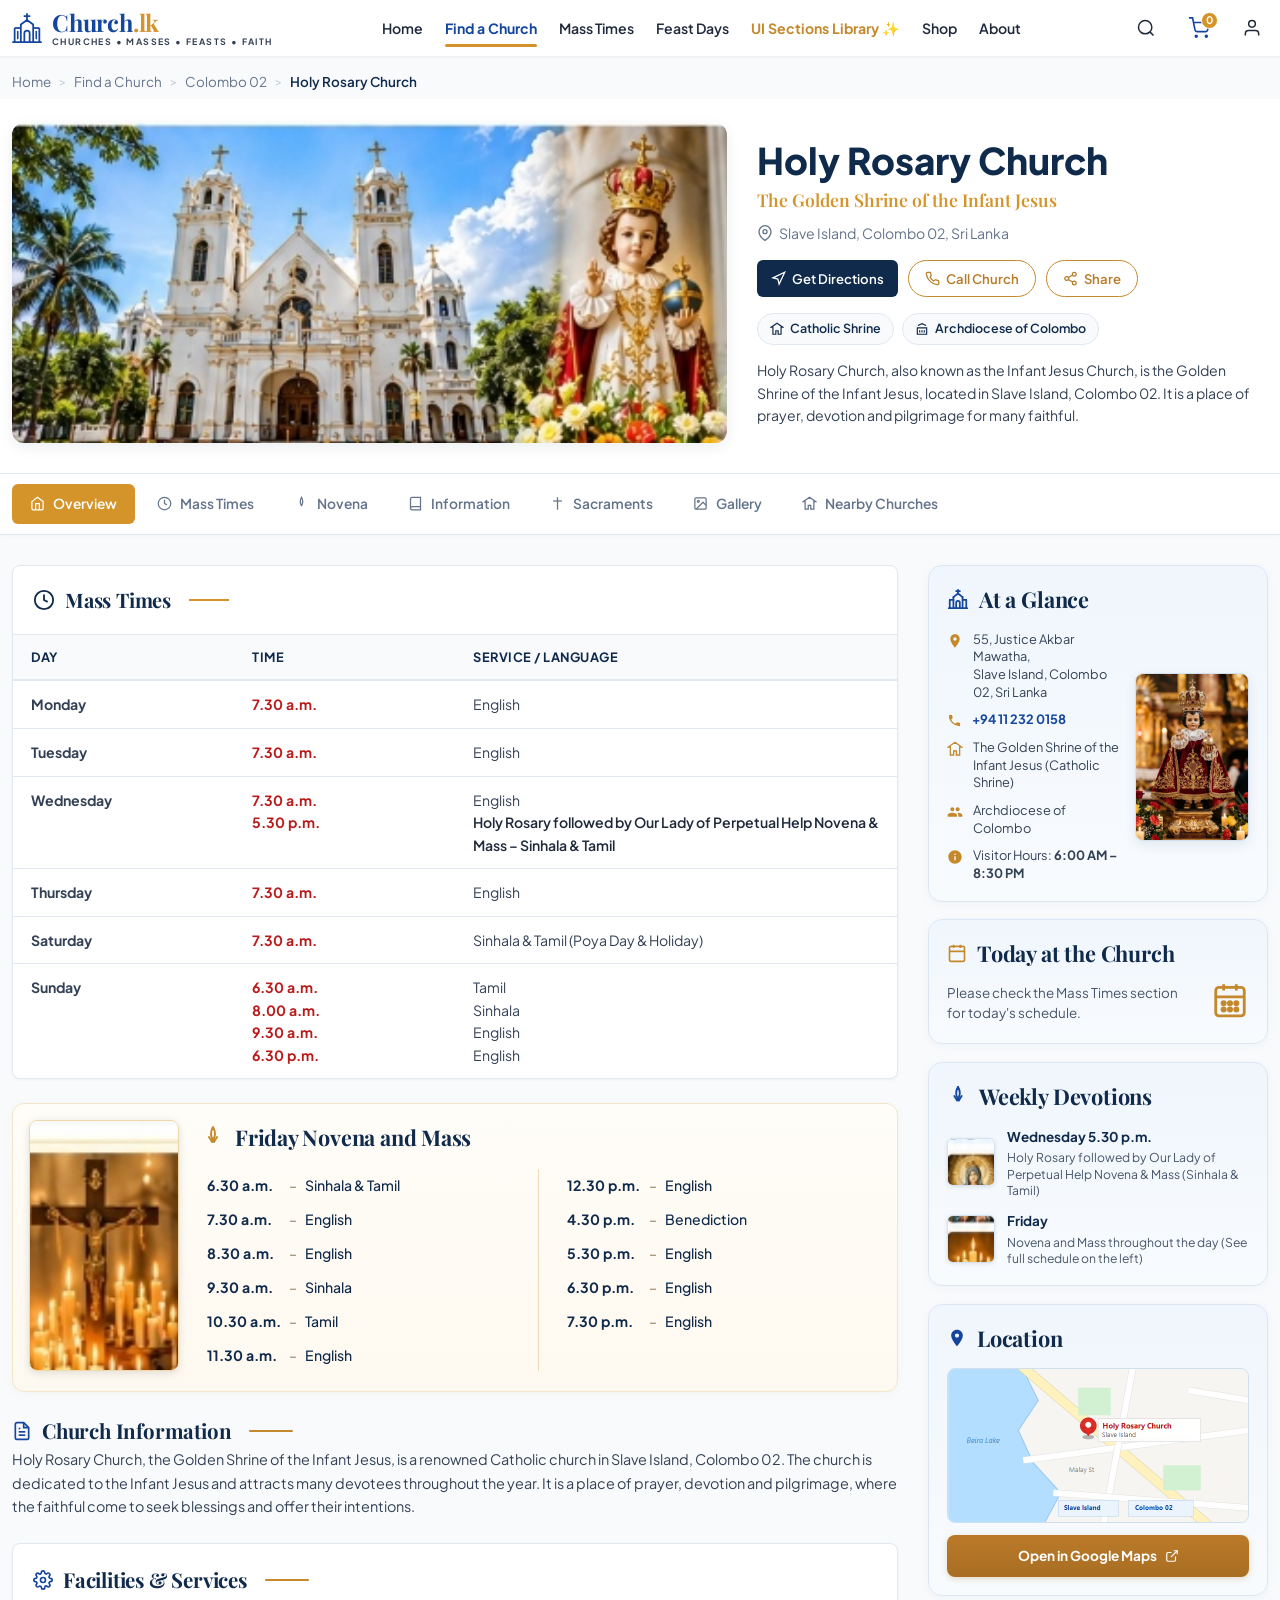
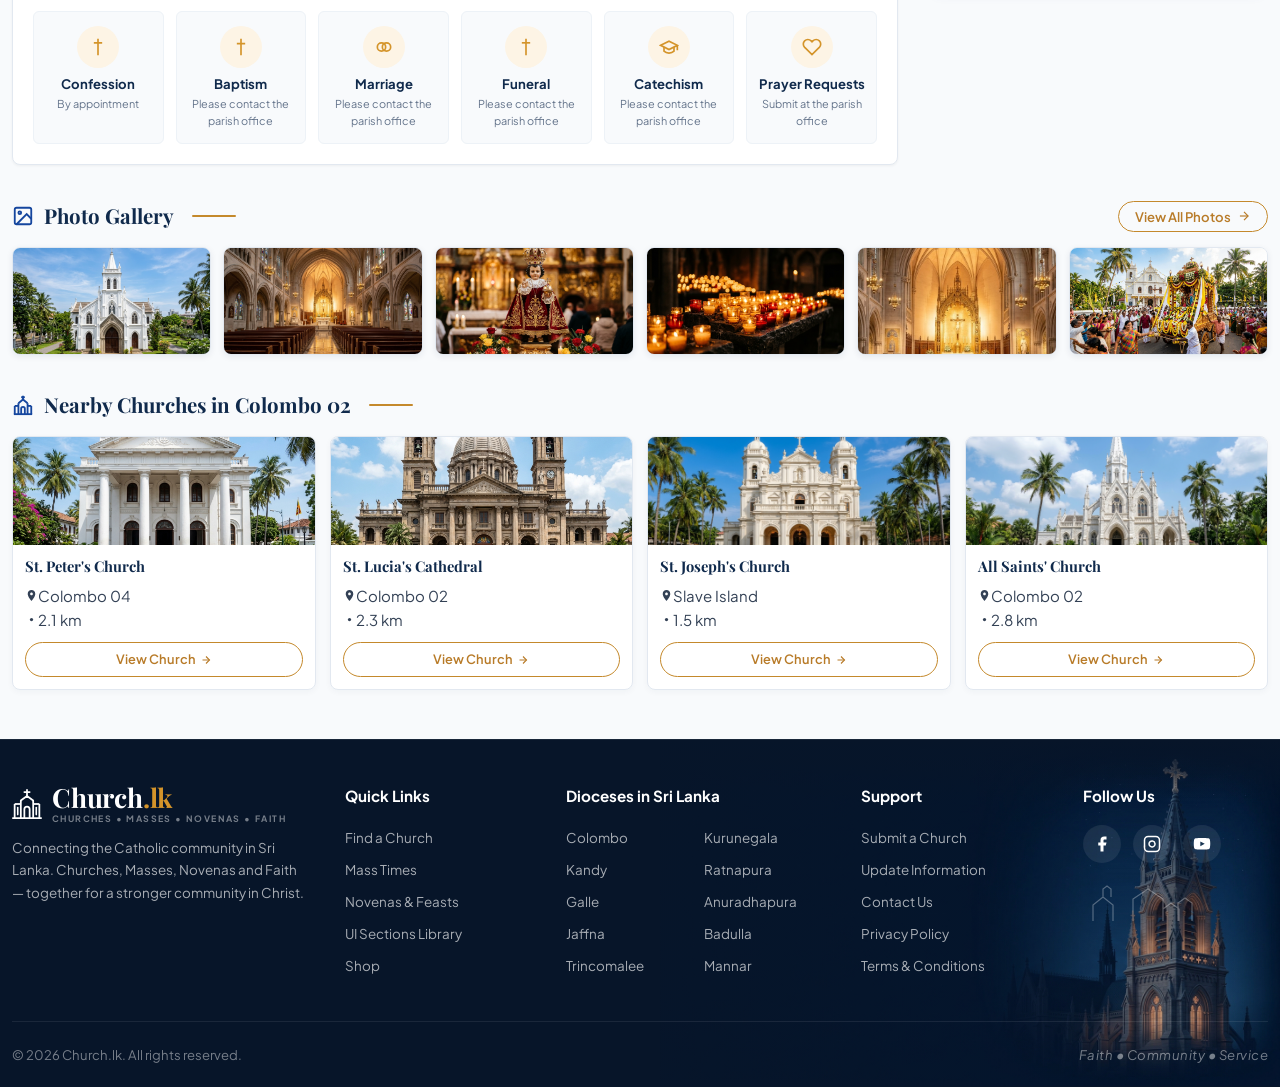
<file: find-a-church.html>
﻿<!DOCTYPE html>
<html lang="en">
<head>
  <meta charset="UTF-8">
  <meta name="viewport" content="width=device-width, initial-scale=1.0">
  <title>Holy Rosary Church, Slave Island — Church.lk</title>
  <link rel="stylesheet" href="css/styles.css">
  <link rel="icon" href="data:image/svg+xml,<svg xmlns=%22http://www.w3.org/2000/svg%22 viewBox=%220 0 100 100%22><text y=%22.9em%22 font-size=%2290%22>⛪</text></svg>">
</head>
<body>
  <!-- TOP NAVBAR -->
  <header class="site-header">
    <div class="header-container">
      <a href="index.html" class="brand-logo">
        <div class="brand-icon-church">
          <svg width="34" height="36" viewBox="0 0 34 36" fill="none" xmlns="http://www.w3.org/2000/svg">
            <line x1="17" y1="2" x2="17" y2="9" stroke="#15469E" stroke-width="2" stroke-linecap="round"/>
            <line x1="14" y1="4.5" x2="20" y2="4.5" stroke="#15469E" stroke-width="2" stroke-linecap="round"/>
            <polyline points="10,14 17,9 24,14" stroke="#15469E" stroke-width="2" stroke-linecap="round" stroke-linejoin="round"/>
            <line x1="10" y1="14" x2="10" y2="34" stroke="#15469E" stroke-width="2"/>
            <line x1="24" y1="14" x2="24" y2="34" stroke="#15469E" stroke-width="2"/>
            <path d="M14 34V24C14 22.3431 15.3431 21 17 21C18.6569 21 20 22.3431 20 24V34" stroke="#15469E" stroke-width="2"/>
            <line x1="3" y1="18" x2="10" y2="18" stroke="#15469E" stroke-width="2"/>
            <line x1="3" y1="18" x2="3" y2="34" stroke="#15469E" stroke-width="2"/>
            <line x1="6.5" y1="22" x2="6.5" y2="30" stroke="#15469E" stroke-width="1.8" stroke-linecap="round"/>
            <line x1="24" y1="18" x2="31" y2="18" stroke="#15469E" stroke-width="2"/>
            <line x1="31" y1="18" x2="31" y2="34" stroke="#15469E" stroke-width="2"/>
            <line x1="27.5" y1="22" x2="27.5" y2="30" stroke="#15469E" stroke-width="1.8" stroke-linecap="round"/>
            <line x1="1" y1="34" x2="33" y2="34" stroke="#15469E" stroke-width="2" stroke-linecap="round"/>
          </svg>
        </div>
        <div class="brand-text-col">
          <div class="brand-title">Church<span>.lk</span></div>
          <div class="brand-tagline">CHURCHES • MASSES • FEASTS • FAITH</div>
        </div>
      </a>
      <nav>
        <ul class="nav-links">
          <li class="nav-item"><a href="index.html">Home</a></li>
          <li class="nav-item"><a href="find-a-church.html" class="active">Find a Church</a></li>
          <li class="nav-item"><a href="mass-times.html">Mass Times</a></li>
          <li class="nav-item"><a href="feast-days.html">Feast Days</a></li>
          <li class="nav-item"><a href="church-ui-sections.html" style="color: #C4892C; font-weight: 700;">UI Sections Library ✨</a></li>
          <li class="nav-item"><a href="shop.html">Shop</a></li>
          <li class="nav-item"><a href="index.html#about">About</a></li>
        </ul>
      </nav>
      <div class="header-actions">
        <button class="action-icon-btn" title="Search"><svg width="20" height="20" viewBox="0 0 24 24" fill="none" stroke="#1E293B" stroke-width="1.8"><circle cx="11" cy="11" r="8"></circle><line x1="21" y1="21" x2="16.65" y2="16.65"></line></svg></button>
        <a href="shop.html" class="action-icon-btn cart-btn" title="Shopping Cart">
          <svg width="22" height="22" viewBox="0 0 24 24" fill="none" stroke="#15469E" stroke-width="1.8"><circle cx="9" cy="21" r="1"></circle><circle cx="20" cy="21" r="1"></circle><path d="M1 1h4l2.68 13.39a2 2 0 0 0 2 1.61h9.72a2 2 0 0 0 2-1.61L23 6H6"></path></svg>
          <span class="cart-counter">0</span>
        </a>
        <button class="action-icon-btn" title="Account"><svg width="20" height="20" viewBox="0 0 24 24" fill="none" stroke="#1E293B" stroke-width="1.8"><path d="M20 21v-2a4 4 0 0 0-4-4H8a4 4 0 0 0-4 4v2"></path><circle cx="12" cy="7" r="4"></circle></svg></button>
        <button class="mobile-menu-btn"><span></span><span></span><span></span></button>
      </div>
    </div>
  </header>
  <!-- Breadcrumbs -->
  <div class="breadcrumbs-bar">
    <div class="container">
      <ul class="breadcrumb-list">
        <li><a href="index.html">Home</a></li>
        <li class="breadcrumb-sep">&gt;</li>
        <li><a href="find-a-church.html">Find a Church</a></li>
        <li class="breadcrumb-sep">&gt;</li>
        <li><a href="find-a-church.html">Colombo 02</a></li>
        <li class="breadcrumb-sep">&gt;</li>
        <li class="breadcrumb-current">Holy Rosary Church</li>
      </ul>
    </div>
  </div>
  <!-- Hero Header -->
  <section class="church-detail-hero">
    <div class="container">
      <div class="church-hero-grid anim">
        <div class="church-hero-gallery">
          <img src="images/holy_rosary_banner.png" alt="Holy Rosary Church and Infant Jesus" loading="eager">
        </div>
        <div class="church-hero-info">
          <h1 class="church-detail-title">Holy Rosary Church</h1>
          <div class="church-detail-subtitle">The Golden Shrine of the Infant Jesus</div>
          <div class="church-detail-address">
            <svg width="16" height="16" viewBox="0 0 24 24" fill="none" stroke="currentColor" stroke-width="2"><path d="M21 10c0 7-9 13-9 13s-9-6-9-13a9 9 0 0 1 18 0z"></path><circle cx="12" cy="10" r="3"></circle></svg>
            Slave Island, Colombo 02, Sri Lanka
          </div>
          <div class="church-action-btns">
            <a href="#location-map" class="btn-navy" style="display:inline-flex; width:auto;"><svg width="15" height="15" viewBox="0 0 24 24" fill="none" stroke="currentColor" stroke-width="2"><polygon points="3 11 22 2 13 21 11 13 3 11"></polygon></svg> Get Directions</a>
            <a href="tel:+94112320158" class="view-all-link" style="display:inline-flex;"><svg width="15" height="15" viewBox="0 0 24 24" fill="none" stroke="currentColor" stroke-width="2"><path d="M22 16.92v3a2 2 0 0 1-2.18 2 19.79 19.79 0 0 1-8.63-3.07 19.5 19.5 0 0 1-6-6 19.79 19.79 0 0 1-3.07-8.67A2 2 0 0 1 4.11 2h3a2 2 0 0 1 2 1.72 12.84 12.84 0 0 0 .7 2.81 2 2 0 0 1-.45 2.11L8.09 9.91a16 16 0 0 0 6 6l1.27-1.27a2 2 0 0 1 2.11-.45 12.84 12.84 0 0 0 2.81.7A2 2 0 0 1 22 16.92z"></path></svg> Call Church</a>
            <button class="view-all-link" onclick="navigator.clipboard.writeText(window.location.href); alert('Link copied!');"><svg width="15" height="15" viewBox="0 0 24 24" fill="none" stroke="currentColor" stroke-width="2"><circle cx="18" cy="5" r="3"></circle><circle cx="6" cy="12" r="3"></circle><circle cx="18" cy="19" r="3"></circle><line x1="8.59" y1="13.51" x2="15.42" y2="17.49"></line><line x1="15.41" y1="6.51" x2="8.59" y2="10.49"></line></svg> Share</button>
          </div>
          <div class="church-badges-strip">
            <span class="meta-pill"><svg width="14" height="14" viewBox="0 0 24 24" fill="none" stroke="currentColor" stroke-width="2"><path d="M12 2L2 9h3v12h5v-6h4v6h5V9h3L12 2z"/></svg> Catholic Shrine</span>
            <span class="meta-pill"><svg width="14" height="14" viewBox="0 0 24 24" fill="none" stroke="currentColor" stroke-width="2"><path d="M3 21h18M3 10h18M5 6l7-3 7 3M4 10v11M20 10v11M8 14v4M12 14v4M16 14v4"/></svg> Archdiocese of Colombo</span>
          </div>
          <p class="church-intro-p">Holy Rosary Church, also known as the Infant Jesus Church, is the Golden Shrine of the Infant Jesus, located in Slave Island, Colombo 02. It is a place of prayer, devotion and pilgrimage for many faithful.</p>
        </div>
      </div>
    </div>
  </section>
  <!-- Sticky Tabs Navigation -->
  <div class="church-nav-tabs-bar">
    <div class="container">
      <div class="church-tabs-container">
        <button class="tab-btn active"><svg width="15" height="15" viewBox="0 0 24 24" fill="none" stroke="currentColor" stroke-width="2"><path d="M3 9l9-7 9 7v11a2 2 0 0 1-2 2H5a2 2 0 0 1-2-2z"></path><polyline points="9 22 9 12 15 12 15 22"></polyline></svg> Overview</button>
        <a href="#mass-times-section" class="tab-btn"><svg width="15" height="15" viewBox="0 0 24 24" fill="none" stroke="currentColor" stroke-width="2"><circle cx="12" cy="12" r="10"></circle><polyline points="12 6 12 12 16 14"></polyline></svg> Mass Times</a>
        <a href="#novena-section" class="tab-btn"><svg width="15" height="15" viewBox="0 0 24 24" fill="none" stroke="currentColor" stroke-width="2"><path d="M12 2c-1.5 2.5-2 5-2 7 0 3 1.5 5 2 7 0.5-2 2-4 2-7 0-2-0.5-4.5-2-7z"/></svg> Novena</a>
        <a href="#info-section" class="tab-btn"><svg width="15" height="15" viewBox="0 0 24 24" fill="none" stroke="currentColor" stroke-width="2"><path d="M4 19.5A2.5 2.5 0 0 1 6.5 17H20"></path><path d="M6.5 2H20v20H6.5A2.5 2.5 0 0 1 4 19.5v-15A2.5 2.5 0 0 1 6.5 2z"></path></svg> Information</a>
        <a href="#facilities-section" class="tab-btn"><svg width="15" height="15" viewBox="0 0 24 24" fill="none" stroke="currentColor" stroke-width="2"><line x1="12" y1="2" x2="12" y2="22"></line><line x1="5" y1="8" x2="19" y2="8"></line></svg> Sacraments</a>
        <a href="#gallery-section" class="tab-btn"><svg width="15" height="15" viewBox="0 0 24 24" fill="none" stroke="currentColor" stroke-width="2"><rect x="3" y="3" width="18" height="18" rx="2" ry="2"></rect><circle cx="8.5" cy="8.5" r="1.5"></circle><polyline points="21 15 16 10 5 21"></polyline></svg> Gallery</a>
        <a href="#nearby-churches-section" class="tab-btn"><svg width="15" height="15" viewBox="0 0 24 24" fill="none" stroke="currentColor" stroke-width="2"><path d="M12 2L2 9h3v12h5v-6h4v6h5V9h3L12 2z"/></svg> Nearby Churches</a>
      </div>
    </div>
  </div>
  <div class="container">
    <div class="detail-layout-grid">
      <div class="main-column">
        <!-- 1. Mass Times Section -->
        <section id="mass-times-section" class="mass-times-table-card anim">
          <div class="mass-table-header">
            <h2 class="mass-table-title">
              <svg width="22" height="22" viewBox="0 0 24 24" fill="none" stroke="currentColor" stroke-width="2"><circle cx="12" cy="12" r="10"></circle><polyline points="12 6 12 12 16 14"></polyline></svg>
              Mass Times
              <span class="dec-line" style="width:40px;height:2px;background:var(--accent-gold);display:inline-block;margin-left:8px;"></span>
            </h2>
          </div>
          <table class="timetable-clean">
            <thead>
              <tr><th style="width:25%;">Day</th><th style="width:25%;">Time</th><th style="width:50%;">Service / Language</th></tr>
            </thead>
            <tbody>
              <tr><td><strong>Monday</strong></td><td><span class="time-val">7.30 a.m.</span></td><td><span class="lang-tag">English</span></td></tr>
              <tr><td><strong>Tuesday</strong></td><td><span class="time-val">7.30 a.m.</span></td><td><span class="lang-tag">English</span></td></tr>
              <tr><td><strong>Wednesday</strong></td><td><span class="time-val">7.30 a.m.</span><br><span class="time-val">5.30 p.m.</span></td><td><span class="lang-tag">English</span><br><span class="service-type">Holy Rosary followed by Our Lady of Perpetual Help Novena &amp; Mass – Sinhala &amp; Tamil</span></td></tr>
              <tr><td><strong>Thursday</strong></td><td><span class="time-val">7.30 a.m.</span></td><td><span class="lang-tag">English</span></td></tr>
              <tr><td><strong>Saturday</strong></td><td><span class="time-val">7.30 a.m.</span></td><td><span class="lang-tag">Sinhala &amp; Tamil (Poya Day &amp; Holiday)</span></td></tr>
              <tr><td><strong>Sunday</strong></td><td><span class="time-val">6.30 a.m.</span><br><span class="time-val">8.00 a.m.</span><br><span class="time-val">9.30 a.m.</span><br><span class="time-val">6.30 p.m.</span></td><td><span class="lang-tag">Tamil</span><br><span class="lang-tag">Sinhala</span><br><span class="lang-tag">English</span><br><span class="lang-tag">English</span></td></tr>
            </tbody>
          </table>
        </section>
        <!-- 2. Friday Novena and Mass (100% Exact to media_1793898350969_49741567.jpg) -->
        <section id="novena-section" class="friday-novena-card anim delay-1">
          <div class="novena-card-layout">
            <div class="novena-media-col">
              <img src="images/holy_rosary_friday_novena.png" alt="Friday Novena Crucifix and Candles" loading="lazy">
            </div>
            <div class="novena-content-col">
              <div class="novena-card-header">
                <svg width="24" height="24" viewBox="0 0 24 24" fill="none" stroke="currentColor" stroke-width="2" stroke-linecap="round" stroke-linejoin="round">
                  <path d="M12 2c-1.5 2.5-2 5-2 7 0 3 1.5 5 2 7 0.5-2 2-4 2-7 0-2-0.5-4.5-2-7z"/>
                  <path d="M8 12c1 1.5 2 3 3 5"/>
                  <path d="M16 12c-1 1.5-2 3-3 5"/>
                </svg>
                Friday Novena and Mass
              </div>
              <div class="novena-schedule-2col">
                <div class="novena-col-left">
                  <div class="novena-row-item"><span class="novena-time-str">6.30 a.m.</span><span class="novena-dash">–</span><span class="novena-lang-str">Sinhala &amp; Tamil</span></div>
                  <div class="novena-row-item"><span class="novena-time-str">7.30 a.m.</span><span class="novena-dash">–</span><span class="novena-lang-str">English</span></div>
                  <div class="novena-row-item"><span class="novena-time-str">8.30 a.m.</span><span class="novena-dash">–</span><span class="novena-lang-str">English</span></div>
                  <div class="novena-row-item"><span class="novena-time-str">9.30 a.m.</span><span class="novena-dash">–</span><span class="novena-lang-str">Sinhala</span></div>
                  <div class="novena-row-item"><span class="novena-time-str">10.30 a.m.</span><span class="novena-dash">–</span><span class="novena-lang-str">Tamil</span></div>
                  <div class="novena-row-item"><span class="novena-time-str">11.30 a.m.</span><span class="novena-dash">–</span><span class="novena-lang-str">English</span></div>
                </div>
                <div class="novena-col-right">
                  <div class="novena-row-item"><span class="novena-time-str">12.30 p.m.</span><span class="novena-dash">–</span><span class="novena-lang-str">English</span></div>
                  <div class="novena-row-item"><span class="novena-time-str">4.30 p.m.</span><span class="novena-dash">–</span><span class="novena-lang-str">Benediction</span></div>
                  <div class="novena-row-item"><span class="novena-time-str">5.30 p.m.</span><span class="novena-dash">–</span><span class="novena-lang-str">English</span></div>
                  <div class="novena-row-item"><span class="novena-time-str">6.30 p.m.</span><span class="novena-dash">–</span><span class="novena-lang-str">English</span></div>
                  <div class="novena-row-item"><span class="novena-time-str">7.30 p.m.</span><span class="novena-dash">–</span><span class="novena-lang-str">English</span></div>
                </div>
              </div>
            </div>
          </div>
        </section>
        <!-- 3. Church Information -->
        <section id="info-section" class="anim delay-2" style="margin-bottom: 24px;">
          <h2 class="section-heading-decorated" style="font-size: 1.25rem; margin-bottom: 12px;">
            <svg width="20" height="20" viewBox="0 0 24 24" fill="none" stroke="currentColor" stroke-width="2"><path d="M14 2H6a2 2 0 0 0-2 2v16a2 2 0 0 0 2 2h12a2 2 0 0 0 2-2V8z"></path><polyline points="14 2 14 8 20 8"></polyline><line x1="16" y1="13" x2="8" y2="13"></line><line x1="16" y1="17" x2="8" y2="17"></line><polyline points="10 9 9 9 8 9"></polyline></svg>
            Church Information
            <span class="dec-line" style="width:40px;"></span>
          </h2>
          <p style="font-size: 0.9rem; line-height: 1.65; color: var(--text-body);">
            Holy Rosary Church, the Golden Shrine of the Infant Jesus, is a renowned Catholic church in Slave Island, Colombo 02. The church is dedicated to the Infant Jesus and attracts many devotees throughout the year. It is a place of prayer, devotion and pilgrimage, where the faithful come to seek blessings and offer their intentions.
          </p>
        </section>
        <!-- 4. Facilities & Services -->
        <section id="facilities-section" class="facilities-box anim delay-3">
          <h2 class="section-heading-decorated" style="font-size: 1.25rem;">
            <svg width="20" height="20" viewBox="0 0 24 24" fill="none" stroke="currentColor" stroke-width="2"><circle cx="12" cy="12" r="3"></circle><path d="M19.4 15a1.65 1.65 0 0 0 .33 1.82l.06.06a2 2 0 0 1 0 2.83 2 2 0 0 1-2.83 0l-.06-.06a1.65 1.65 0 0 0-1.82-.33 1.65 1.65 0 0 0-1 1.51V21a2 2 0 0 1-2 2 2 2 0 0 1-2-2v-.09A1.65 1.65 0 0 0 9 19.4a1.65 1.65 0 0 0-1.82.33l-.06.06a2 2 0 0 1-2.83 0 2 2 0 0 1 0-2.83l.06-.06a1.65 1.65 0 0 0 .33-1.82 1.65 1.65 0 0 0-1.51-1H3a2 2 0 0 1-2-2 2 2 0 0 1 2-2h.09A1.65 1.65 0 0 0 4.6 9a1.65 1.65 0 0 0-.33-1.82l-.06-.06a2 2 0 0 1 0-2.83 2 2 0 0 1 2.83 0l.06.06a1.65 1.65 0 0 0 1.82.33H9a1.65 1.65 0 0 0 1-1.51V3a2 2 0 0 1 2-2 2 2 0 0 1 2 2v.09a1.65 1.65 0 0 0 1 1.51 1.65 1.65 0 0 0 1.82-.33l.06-.06a2 2 0 0 1 2.83 0 2 2 0 0 1 0 2.83l-.06.06a1.65 1.65 0 0 0-.33 1.82V9a1.65 1.65 0 0 0 1.51 1H21a2 2 0 0 1 2 2 2 2 0 0 1-2 2h-.09a1.65 1.65 0 0 0-1.51 1z"></path></svg>
            Facilities &amp; Services
            <span class="dec-line" style="width:40px;"></span>
          </h2>
          <div class="facilities-grid">
            <div class="facility-item"><div class="facility-icon-circle"><svg width="20" height="20" viewBox="0 0 24 24" fill="none" stroke="currentColor" stroke-width="2"><path d="M12 2v20M7 7h10"/></svg></div><div class="facility-name">Confession</div><div class="facility-desc">By appointment</div></div>
            <div class="facility-item"><div class="facility-icon-circle"><svg width="20" height="20" viewBox="0 0 24 24" fill="none" stroke="currentColor" stroke-width="2"><path d="M12 2v20M7 8h10"/></svg></div><div class="facility-name">Baptism</div><div class="facility-desc">Please contact the parish office</div></div>
            <div class="facility-item"><div class="facility-icon-circle"><svg width="20" height="20" viewBox="0 0 24 24" fill="none" stroke="currentColor" stroke-width="2"><circle cx="9" cy="12" r="5"></circle><circle cx="15" cy="12" r="5"></circle></svg></div><div class="facility-name">Marriage</div><div class="facility-desc">Please contact the parish office</div></div>
            <div class="facility-item"><div class="facility-icon-circle"><svg width="20" height="20" viewBox="0 0 24 24" fill="none" stroke="currentColor" stroke-width="2"><line x1="12" y1="2" x2="12" y2="22"></line><line x1="7" y1="7" x2="17" y2="7"></line></svg></div><div class="facility-name">Funeral</div><div class="facility-desc">Please contact the parish office</div></div>
            <div class="facility-item"><div class="facility-icon-circle"><svg width="20" height="20" viewBox="0 0 24 24" fill="none" stroke="currentColor" stroke-width="2"><path d="M22 10v6M2 10l10-5 10 5-10 5z"></path><path d="M6 12v5c3 3 9 3 12 0v-5"></path></svg></div><div class="facility-name">Catechism</div><div class="facility-desc">Please contact the parish office</div></div>
            <div class="facility-item"><div class="facility-icon-circle"><svg width="20" height="20" viewBox="0 0 24 24" fill="none" stroke="currentColor" stroke-width="2"><path d="M20.84 4.61a5.5 5.5 0 0 0-7.78 0L12 5.67l-1.06-1.06a5.5 5.5 0 0 0-7.78 7.78l1.06 1.06L12 21.23l7.78-7.78 1.06-1.06a5.5 5.5 0 0 0 0-7.78z"></path></svg></div><div class="facility-name">Prayer Requests</div><div class="facility-desc">Submit at the parish office</div></div>
          </div>
        </section>
      </div>
      <!-- RIGHT SIDEBAR (100% Exact to media_1793898350877_8eac0b72.jpg) -->
      <aside class="sidebar-column">
        <!-- Sidebar Card 1: At a Glance -->
        <div class="church-sidebar-card anim anim-right">
          <div class="church-card-header">
            <svg width="22" height="22" viewBox="0 0 24 24" fill="none" stroke="currentColor" stroke-width="1.9" stroke-linecap="round" stroke-linejoin="round">
              <line x1="12" y1="2" x2="12" y2="6"/><line x1="10" y1="3.5" x2="14" y2="3.5"/>
              <polyline points="7,10 12,6 17,10"/><line x1="7" y1="10" x2="7" y2="22"/><line x1="17" y1="10" x2="17" y2="22"/>
              <path d="M10 22v-6c0-1.1.9-2 2-2s2 .9 2 2v6"/><line x1="3" y1="13" x2="7" y2="13"/><line x1="3" y1="13" x2="3" y2="22"/>
              <line x1="17" y1="13" x2="21" y2="13"/><line x1="21" y1="13" x2="21" y2="22"/><line x1="2" y1="22" x2="22" y2="22"/>
            </svg>
            <h3 class="church-card-title">At a Glance</h3>
          </div>
          <div class="at-a-glance-body">
            <div class="glance-details-col">
              <div class="glance-row">
                <svg width="16" height="16" viewBox="0 0 24 24" fill="currentColor"><path d="M12 2C8.13 2 5 5.13 5 9c0 5.25 7 13 7 13s7-7.75 7-13c0-3.87-3.13-7-7-7zm0 9.5c-1.38 0-2.5-1.12-2.5-2.5s1.12-2.5 2.5-2.5 2.5 1.12 2.5 2.5-1.12 2.5-2.5 2.5z"/></svg>
                <span>55, Justice Akbar Mawatha,<br>Slave Island, Colombo 02, Sri Lanka</span>
              </div>
              <div class="glance-row">
                <svg width="15" height="15" viewBox="0 0 24 24" fill="currentColor"><path d="M6.62 10.79a15.05 15.05 0 006.59 6.59l2.2-2.2a1 1 0 011.02-.24c1.12.37 2.33.57 3.57.57a1 1 0 011 1V20a1 1 0 01-1 1A17 17 0 013 4a1 1 0 011-1h3.5a1 1 0 011 1c0 1.24.2 2.45.57 3.57a1 1 0 01-.24 1.02l-2.21 2.2z"/></svg>
                <a href="tel:+94112320158">+94 11 232 0158</a>
              </div>
              <div class="glance-row">
                <svg width="16" height="16" viewBox="0 0 24 24" fill="none" stroke="currentColor" stroke-width="1.9"><path d="M12 2L2 9h3v12h5v-6h4v6h5V9h3L12 2z"/></svg>
                <span>The Golden Shrine of the Infant Jesus (Catholic Shrine)</span>
              </div>
              <div class="glance-row">
                <svg width="16" height="16" viewBox="0 0 24 24" fill="currentColor"><path d="M16 11c1.66 0 2.99-1.34 2.99-3S17.66 5 16 5c-1.66 0-3 1.34-3 3s1.34 3 3 3zm-8 0c1.66 0 2.99-1.34 2.99-3S9.66 5 8 5C6.34 5 5 6.34 5 8s1.34 3 3 3zm0 2c-2.33 0-7 1.17-7 3.5V19h14v-2.5c0-2.33-4.67-3.5-7-3.5zm8 0c-.29 0-.62.02-.97.05 1.16.84 1.97 1.97 1.97 3.45V19h6v-2.5c0-2.33-4.67-3.5-7-3.5z"/></svg>
                <span>Archdiocese of Colombo</span>
              </div>
              <div class="glance-row">
                <svg width="16" height="16" viewBox="0 0 24 24" fill="currentColor"><path d="M12 2C6.48 2 2 6.48 2 12s4.48 10 10 10 10-4.48 10-10S17.52 2 12 2zm1 15h-2v-6h2v6zm0-8h-2V7h2v2z"/></svg>
                <span>Visitor Hours: <strong>6:00 AM – 8:30 PM</strong></span>
              </div>
            </div>
            <div class="glance-statue-box" title="The Golden Shrine - Infant Jesus of Prague" onclick="openLightbox(2)">
              <img src="images/holy_rosary_at_glance_hires.jpg" alt="Statue of Infant Jesus of Prague" loading="lazy">
            </div>
          </div>
        </div>
        <!-- Sidebar Card 2: Today at the Church -->
        <div class="church-sidebar-card anim anim-right delay-1">
          <div class="church-card-header header-gold">
            <svg width="20" height="20" viewBox="0 0 24 24" fill="none" stroke="currentColor" stroke-width="2"><rect x="3" y="4" width="18" height="18" rx="2" ry="2"></rect><line x1="16" y1="2" x2="16" y2="6"></line><line x1="8" y1="2" x2="8" y2="6"></line><line x1="3" y1="10" x2="21" y2="10"></line></svg>
            <h3 class="church-card-title">Today at the Church</h3>
          </div>
          <div class="today-church-body">
            <p class="today-church-info-text">Please check the Mass Times section for today's schedule.</p>
            <div class="today-church-icon-wrap">
              <svg width="38" height="38" viewBox="0 0 24 24" fill="none" stroke="currentColor" stroke-width="1.8"><rect x="3" y="4" width="18" height="18" rx="2" ry="2"></rect><line x1="16" y1="2" x2="16" y2="6"></line><line x1="8" y1="2" x2="8" y2="6"></line><line x1="3" y1="10" x2="21" y2="10"></line><circle cx="8" cy="14" r="1" fill="currentColor"></circle><circle cx="12" cy="14" r="1" fill="currentColor"></circle><circle cx="16" cy="14" r="1" fill="currentColor"></circle><circle cx="8" cy="18" r="1" fill="currentColor"></circle><circle cx="12" cy="18" r="1" fill="currentColor"></circle><circle cx="16" cy="18" r="1" fill="currentColor"></circle></svg>
            </div>
          </div>
        </div>
        <!-- Sidebar Card 3: Weekly Devotions -->
        <div class="church-sidebar-card anim anim-right delay-2">
          <div class="church-card-header">
            <svg width="22" height="22" viewBox="0 0 24 24" fill="none" stroke="currentColor" stroke-width="2" stroke-linecap="round" stroke-linejoin="round">
              <path d="M12 2c-1.5 2.5-2 5-2 7 0 3 1.5 5 2 7 0.5-2 2-4 2-7 0-2-0.5-4.5-2-7z"/>
              <path d="M8 12c1 1.5 2 3 3 5"/><path d="M16 12c-1 1.5-2 3-3 5"/>
            </svg>
            <h3 class="church-card-title">Weekly Devotions</h3>
          </div>
          <div class="devotions-clean-list">
            <div class="devotion-item-clean">
              <div class="devotion-thumb-rounded"><img src="images/holy_rosary_perpetual_icon.png" alt="Our Lady of Perpetual Help Icon"></div>
              <div class="devotion-info-clean"><div class="devotion-title-clean">Wednesday 5.30 p.m.</div><p class="devotion-desc-clean">Holy Rosary followed by Our Lady of Perpetual Help Novena &amp; Mass (Sinhala &amp; Tamil)</p></div>
            </div>
            <div class="devotion-item-clean">
              <div class="devotion-thumb-rounded"><img src="images/holy_rosary_candles_icon.png" alt="Friday Novena Candles"></div>
              <div class="devotion-info-clean"><div class="devotion-title-clean">Friday</div><p class="devotion-desc-clean">Novena and Mass throughout the day (See full schedule on the left)</p></div>
            </div>
          </div>
        </div>
        <!-- Sidebar Card 4: Location Map -->
        <div class="church-sidebar-card anim anim-right delay-3" id="location-map">
          <div class="church-card-header">
            <svg width="20" height="20" viewBox="0 0 24 24" fill="currentColor"><path d="M12 2C8.13 2 5 5.13 5 9c0 5.25 7 13 7 13s7-7.75 7-13c0-3.87-3.13-7-7-7zm0 9.5c-1.38 0-2.5-1.12-2.5-2.5s1.12-2.5 2.5-2.5 2.5 1.12 2.5 2.5-1.12 2.5-2.5 2.5z"/></svg>
            <h3 class="church-card-title">Location</h3>
          </div>
          <div class="location-clean-body">
            <div class="location-map-wrap"><img src="images/holy_rosary_map_real.png" alt="Map of Holy Rosary Church, Slave Island, Colombo 02"></div>
            <a href="https://maps.google.com/?q=Holy+Rosary+Church+Slave+Island+Colombo" target="_blank" rel="noopener" class="btn-open-maps-gold">
              Open in Google Maps
              <svg width="14" height="14" viewBox="0 0 24 24" fill="none" stroke="currentColor" stroke-width="2"><path d="M18 13v6a2 2 0 0 1-2 2H5a2 2 0 0 1-2-2V8a2 2 0 0 1 2-2h6"></path><polyline points="15 3 21 3 21 9"></polyline><line x1="10" y1="14" x2="21" y2="3"></line></svg>
            </a>
          </div>
        </div>
      </aside>
    </div>
  </div>
  <!-- ========================================================
       FULL-WIDTH CONTAINER FOR GALLERY & NEARBY CHURCHES
       (100% Exact to media_1793898351007_b2c3e7b2.jpg and media_1793898377242_1f4d185f.jpg)
       ======================================================== -->
  <div class="container">
    <!-- 5. Photo Gallery -->
    <section id="gallery-section" class="photo-gallery-section anim">
      <div class="gallery-header-flex">
        <h2 class="gallery-title-with-line">
          <svg width="22" height="22" viewBox="0 0 24 24" fill="none" stroke="currentColor" stroke-width="2"><rect x="3" y="3" width="18" height="18" rx="2" ry="2"></rect><circle cx="8.5" cy="8.5" r="1.5"></circle><polyline points="21 15 16 10 5 21"></polyline></svg>
          Photo Gallery
          <span class="gold-accent-line"></span>
        </h2>
        <button class="btn-pill-gold" onclick="openLightbox(0)">
          View All Photos
          <svg width="14" height="14" viewBox="0 0 24 24" fill="none" stroke="currentColor" stroke-width="2"><line x1="5" y1="12" x2="19" y2="12"></line><polyline points="12 5 19 12 12 19"></polyline></svg>
        </button>
      </div>
      <div class="photo-strip-grid">
        <div class="photo-card-item" title="Holy Rosary Church Exterior" onclick="openLightbox(0)"><img src="images/gallery_hr_1_gemini.jpg" alt="Holy Rosary Church Exterior" loading="lazy"></div>
        <div class="photo-card-item" title="Church Altar and Pews" onclick="openLightbox(1)"><img src="images/gallery_hr_2_gemini.jpg" alt="Church Altar and Pews" loading="lazy"></div>
        <div class="photo-card-item" title="Golden Shrine Infant Jesus" onclick="openLightbox(2)"><img src="images/gallery_hr_3_gemini.jpg" alt="Golden Shrine Infant Jesus" loading="lazy"></div>
        <div class="photo-card-item" title="Devotional Candles" onclick="openLightbox(3)"><img src="images/gallery_hr_4_gemini.jpg" alt="Devotional Candles" loading="lazy"></div>
        <div class="photo-card-item" title="Church Interior Sanctuary High Altar" onclick="openLightbox(4)"><img src="images/gallery_hr_5_gemini.jpg" alt="Church Interior Sanctuary High Altar" loading="lazy"></div>
        <div class="photo-card-item" title="Holy Rosary Church Celebration" onclick="openLightbox(5)"><img src="images/gallery_hr_6_gemini.jpg" alt="Holy Rosary Church Celebration" loading="lazy"></div>
      </div>
    </section>
    <!-- 6. Nearby Churches in Colombo 02 -->
    <section id="nearby-churches-section" class="nearby-churches-section anim delay-1">
      <div class="gallery-header-flex">
        <h2 class="gallery-title-with-line">
          <svg width="22" height="22" viewBox="0 0 24 24" fill="none" stroke="currentColor" stroke-width="2">
            <line x1="12" y1="2" x2="12" y2="6"/><line x1="10" y1="3.5" x2="14" y2="3.5"/>
            <polyline points="7,10 12,6 17,10"/><line x1="7" y1="10" x2="7" y2="22"/><line x1="17" y1="10" x2="17" y2="22"/>
            <path d="M10 22v-6c0-1.1.9-2 2-2s2 .9 2 2v6"/>
            <line x1="3" y1="13" x2="7" y2="13"/><line x1="3" y1="13" x2="3" y2="22"/>
            <line x1="17" y1="13" x2="21" y2="13"/><line x1="21" y1="13" x2="21" y2="22"/><line x1="2" y1="22" x2="22" y2="22"/>
          </svg>
          Nearby Churches in Colombo 02
          <span class="gold-accent-line"></span>
        </h2>
      </div>
      <div class="nearby-churches-row">
        <div class="nearby-item-card">
          <div class="nearby-media-box"><img src="images/nearby_hr_1_gemini.jpg" alt="St. Peter's Church" loading="lazy"></div>
          <div class="nearby-details-box">
            <h4 class="nearby-church-name">St. Peter's Church</h4>
            <div class="nearby-church-loc"><svg width="13" height="13" viewBox="0 0 24 24" fill="currentColor"><path d="M12 2C8.13 2 5 5.13 5 9c0 5.25 7 13 7 13s7-7.75 7-13c0-3.87-3.13-7-7-7zm0 9.5c-1.38 0-2.5-1.12-2.5-2.5s1.12-2.5 2.5-2.5 2.5 1.12 2.5 2.5-1.12 2.5-2.5 2.5z"/></svg><span>Colombo 04</span></div>
            <div class="nearby-church-dist"><svg width="13" height="13" viewBox="0 0 24 24" fill="currentColor"><circle cx="12" cy="12" r="3"/><path d="M12 2v2M12 20v2M2 12h2M20 12h2"/></svg><span>2.1 km</span></div>
            <a href="find-a-church.html" class="nearby-view-btn">View Church <svg width="12" height="12" viewBox="0 0 24 24" fill="none" stroke="currentColor" stroke-width="2.2"><line x1="5" y1="12" x2="19" y2="12"></line><polyline points="12 5 19 12 12 19"></polyline></svg></a>
          </div>
        </div>
        <div class="nearby-item-card">
          <div class="nearby-media-box"><img src="images/nearby_hr_2_gemini.jpg" alt="St. Lucia's Cathedral" loading="lazy"></div>
          <div class="nearby-details-box">
            <h4 class="nearby-church-name">St. Lucia's Cathedral</h4>
            <div class="nearby-church-loc"><svg width="13" height="13" viewBox="0 0 24 24" fill="currentColor"><path d="M12 2C8.13 2 5 5.13 5 9c0 5.25 7 13 7 13s7-7.75 7-13c0-3.87-3.13-7-7-7zm0 9.5c-1.38 0-2.5-1.12-2.5-2.5s1.12-2.5 2.5-2.5 2.5 1.12 2.5 2.5-1.12 2.5-2.5 2.5z"/></svg><span>Colombo 02</span></div>
            <div class="nearby-church-dist"><svg width="13" height="13" viewBox="0 0 24 24" fill="currentColor"><circle cx="12" cy="12" r="3"/><path d="M12 2v2M12 20v2M2 12h2M20 12h2"/></svg><span>2.3 km</span></div>
            <a href="find-a-church.html" class="nearby-view-btn">View Church <svg width="12" height="12" viewBox="0 0 24 24" fill="none" stroke="currentColor" stroke-width="2.2"><line x1="5" y1="12" x2="19" y2="12"></line><polyline points="12 5 19 12 12 19"></polyline></svg></a>
          </div>
        </div>
        <div class="nearby-item-card">
          <div class="nearby-media-box"><img src="images/nearby_hr_3_gemini.jpg" alt="St. Joseph's Church" loading="lazy"></div>
          <div class="nearby-details-box">
            <h4 class="nearby-church-name">St. Joseph's Church</h4>
            <div class="nearby-church-loc"><svg width="13" height="13" viewBox="0 0 24 24" fill="currentColor"><path d="M12 2C8.13 2 5 5.13 5 9c0 5.25 7 13 7 13s7-7.75 7-13c0-3.87-3.13-7-7-7zm0 9.5c-1.38 0-2.5-1.12-2.5-2.5s1.12-2.5 2.5-2.5 2.5 1.12 2.5 2.5-1.12 2.5-2.5 2.5z"/></svg><span>Slave Island</span></div>
            <div class="nearby-church-dist"><svg width="13" height="13" viewBox="0 0 24 24" fill="currentColor"><circle cx="12" cy="12" r="3"/><path d="M12 2v2M12 20v2M2 12h2M20 12h2"/></svg><span>1.5 km</span></div>
            <a href="find-a-church.html" class="nearby-view-btn">View Church <svg width="12" height="12" viewBox="0 0 24 24" fill="none" stroke="currentColor" stroke-width="2.2"><line x1="5" y1="12" x2="19" y2="12"></line><polyline points="12 5 19 12 12 19"></polyline></svg></a>
          </div>
        </div>
        <div class="nearby-item-card">
          <div class="nearby-media-box"><img src="images/nearby_hr_4_gemini.jpg" alt="All Saints' Church" loading="lazy"></div>
          <div class="nearby-details-box">
            <h4 class="nearby-church-name">All Saints' Church</h4>
            <div class="nearby-church-loc"><svg width="13" height="13" viewBox="0 0 24 24" fill="currentColor"><path d="M12 2C8.13 2 5 5.13 5 9c0 5.25 7 13 7 13s7-7.75 7-13c0-3.87-3.13-7-7-7zm0 9.5c-1.38 0-2.5-1.12-2.5-2.5s1.12-2.5 2.5-2.5 2.5 1.12 2.5 2.5-1.12 2.5-2.5 2.5z"/></svg><span>Colombo 02</span></div>
            <div class="nearby-church-dist"><svg width="13" height="13" viewBox="0 0 24 24" fill="currentColor"><circle cx="12" cy="12" r="3"/><path d="M12 2v2M12 20v2M2 12h2M20 12h2"/></svg><span>2.8 km</span></div>
            <a href="find-a-church.html" class="nearby-view-btn">View Church <svg width="12" height="12" viewBox="0 0 24 24" fill="none" stroke="currentColor" stroke-width="2.2"><line x1="5" y1="12" x2="19" y2="12"></line><polyline points="12 5 19 12 12 19"></polyline></svg></a>
          </div>
        </div>
      </div>
    </section>
  </div>
  <!-- Lightbox Modal -->
  <div id="church-lightbox" class="church-lightbox-overlay" onclick="closeLightboxOnBackdrop(event)">
    <div class="church-lightbox-dialog">
      <button class="lightbox-close-btn" onclick="closeLightbox()" title="Close Lightbox (Esc)"><svg width="20" height="20" viewBox="0 0 24 24" fill="none" stroke="currentColor" stroke-width="2"><line x1="18" y1="6" x2="6" y2="18"></line><line x1="6" y1="6" x2="18" y2="18"></line></svg></button>
      <div class="lightbox-main-img-wrap">
        <button class="lightbox-nav-btn lightbox-nav-prev" onclick="changeLightboxImage(-1)" title="Previous"><svg width="24" height="24" viewBox="0 0 24 24" fill="none" stroke="currentColor" stroke-width="2.5"><polyline points="15 18 9 12 15 6"></polyline></svg></button>
        <img id="lightbox-img" src="images/gallery_hr_1_gemini.jpg" alt="Holy Rosary Church">
        <button class="lightbox-nav-btn lightbox-nav-next" onclick="changeLightboxImage(1)" title="Next"><svg width="24" height="24" viewBox="0 0 24 24" fill="none" stroke="currentColor" stroke-width="2.5"><polyline points="9 18 15 12 9 6"></polyline></svg></button>
      </div>
      <div class="lightbox-caption-bar">
        <div id="lightbox-caption" class="lightbox-title-text">Holy Rosary Church Exterior (Daylight)</div>
        <div id="lightbox-counter" class="lightbox-counter-text">Photo 1 of 6</div>
      </div>
    </div>
  </div>
  <!-- Site Footer -->
    <!-- Site Footer -->
  <footer class="site-footer">
    <div class="container">
      <div class="footer-main-grid">
        <!-- Col 1: Brand & Mission -->
        <div class="footer-brand-col">
          <a href="index.html" class="brand-logo" style="margin-bottom: 8px;">
            <div class="brand-icon-church">
              <svg width="34" height="36" viewBox="0 0 34 36" fill="none" xmlns="http://www.w3.org/2000/svg">
                <line x1="17" y1="2" x2="17" y2="9" stroke="#FFFFFF" stroke-width="2" stroke-linecap="round"/>
                <line x1="14" y1="4.5" x2="20" y2="4.5" stroke="#FFFFFF" stroke-width="2" stroke-linecap="round"/>
                <polyline points="10,14 17,9 24,14" stroke="#FFFFFF" stroke-width="2" stroke-linecap="round" stroke-linejoin="round"/>
                <line x1="10" y1="14" x2="10" y2="34" stroke="#FFFFFF" stroke-width="2"/>
                <line x1="24" y1="14" x2="24" y2="34" stroke="#FFFFFF" stroke-width="2"/>
                <path d="M14 34V24C14 22.3431 15.3431 21 17 21C18.6569 21 20 22.3431 20 24V34" stroke="#FFFFFF" stroke-width="2"/>
                <line x1="3" y1="18" x2="10" y2="18" stroke="#FFFFFF" stroke-width="2"/>
                <line x1="3" y1="18" x2="3" y2="34" stroke="#FFFFFF" stroke-width="2"/>
                <line x1="6.5" y1="22" x2="6.5" y2="30" stroke="#FFFFFF" stroke-width="1.8" stroke-linecap="round"/>
                <line x1="24" y1="18" x2="31" y2="18" stroke="#FFFFFF" stroke-width="2"/>
                <line x1="31" y1="18" x2="31" y2="34" stroke="#FFFFFF" stroke-width="2"/>
                <line x1="27.5" y1="22" x2="27.5" y2="30" stroke="#FFFFFF" stroke-width="1.8" stroke-linecap="round"/>
                <line x1="1" y1="34" x2="33" y2="34" stroke="#FFFFFF" stroke-width="2" stroke-linecap="round"/>
              </svg>
            </div>
            <div class="brand-text-col">
              <div class="brand-title" style="color:white;">Church<span>.lk</span></div>
              <div class="brand-tagline" style="color:rgba(255,255,255,0.45);">CHURCHES • MASSES • NOVENAS • FAITH</div>
            </div>
          </a>
          <p class="footer-mission-text">
            Connecting the Catholic community in Sri Lanka. Churches, Masses, Novenas and Faith &mdash;
            together for a stronger community in Christ.
          </p>
        </div>

        <!-- Col 2: Quick Links -->
        <div>
          <h4 class="footer-col-title">Quick Links</h4>
          <ul class="footer-nav-list">
            <li><a href="find-a-church.html">Find a Church</a></li>
            <li><a href="mass-times.html">Mass Times</a></li>
            <li><a href="feast-days.html">Novenas &amp; Feasts</a></li>
            <li><a href="church-ui-sections.html">UI Sections Library</a></li>
            <li><a href="shop.html">Shop</a></li>
          </ul>
        </div>

        <!-- Col 3: Dioceses in Sri Lanka -->
        <div>
          <h4 class="footer-col-title">Dioceses in Sri Lanka</h4>
          <div style="display:grid; grid-template-columns:1fr 1fr; gap:6px 16px;">
            <ul class="footer-nav-list">
              <li><a href="find-a-church.html">Colombo</a></li>
              <li><a href="find-a-church.html">Kandy</a></li>
              <li><a href="find-a-church.html">Galle</a></li>
              <li><a href="find-a-church.html">Jaffna</a></li>
              <li><a href="find-a-church.html">Trincomalee</a></li>
            </ul>
            <ul class="footer-nav-list">
              <li><a href="find-a-church.html">Kurunegala</a></li>
              <li><a href="find-a-church.html">Ratnapura</a></li>
              <li><a href="find-a-church.html">Anuradhapura</a></li>
              <li><a href="find-a-church.html">Badulla</a></li>
              <li><a href="find-a-church.html">Mannar</a></li>
            </ul>
          </div>
        </div>

        <!-- Col 4: Support -->
        <div>
          <h4 class="footer-col-title">Support</h4>
          <ul class="footer-nav-list">
            <li><a href="#">Submit a Church</a></li>
            <li><a href="#">Update Information</a></li>
            <li><a href="#">Contact Us</a></li>
            <li><a href="#">Privacy Policy</a></li>
            <li><a href="#">Terms &amp; Conditions</a></li>
          </ul>
        </div>

        <!-- Col 5: Follow Us -->
        <div>
          <h4 class="footer-col-title">Follow Us</h4>
          <div class="footer-social-row" style="margin-bottom: 20px;">
            <a href="#" class="social-circle-btn" aria-label="Facebook">
              <svg width="18" height="18" viewBox="0 0 24 24" fill="currentColor"><path d="M18 2h-3a5 5 0 0 0-5 5v3H7v4h3v8h4v-8h3l1-4h-4V7a1 1 0 0 1 1-1h3z"/></svg>
            </a>
            <a href="#" class="social-circle-btn" aria-label="Instagram">
              <svg width="18" height="18" viewBox="0 0 24 24" fill="none" stroke="currentColor" stroke-width="2">
                <rect x="2" y="2" width="20" height="20" rx="5" ry="5"></rect>
                <path d="M16 11.37A4 4 0 1 1 12.63 8 4 4 0 0 1 16 11.37z"></path>
                <line x1="17.5" y1="6.5" x2="17.51" y2="6.5"></line>
              </svg>
            </a>
            <a href="#" class="social-circle-btn" aria-label="YouTube">
              <svg width="18" height="18" viewBox="0 0 24 24" fill="currentColor">
                <path d="M22.54 6.42a2.78 2.78 0 0 0-1.94-2C18.88 4 12 4 12 4s-6.88 0-8.6.46a2.78 2.78 0 0 0-1.94 2A29 29 0 0 0 1 11.75a29 29 0 0 0 .46 5.33A2.78 2.78 0 0 0 3.4 19c1.72.46 8.6.46 8.6.46s6.88 0 8.6-.46a2.78 2.78 0 0 0 1.94-2 29 29 0 0 0 .46-5.25 29 29 0 0 0-.46-5.33zM9.75 15.02V8.53l5.9 3.25-5.9 3.24z"/>
              </svg>
            </a>
          </div>
          <div style="opacity: 0.3; filter: grayscale(1);">
            <svg width="110" height="40" viewBox="0 0 110 40" fill="none" stroke="white" stroke-width="1.2">
              <path d="M10 38V22l10-8 10 8v16M20 14V6l4-3 4 3v8M50 38V16l15-10 15 10v22M65 6V2M80 38V26l8-6 8 6v12M95 38V20l7-5 7 5v18" />
            </svg>
          </div>
        </div>
      </div>

      <!-- Footer Bottom -->
      <div class="footer-bottom-bar">
        <div class="footer-bottom-flex">
          <div>&copy; 2026 Church.lk. All rights reserved.</div>
          <div class="spiritual-motto">Faith &bull; Community &bull; Service</div>
        </div>
      </div>
    </div>
  </footer>
  <script>
    const galleryItems = [
      { src: "images/gallery_hr_1_gemini.jpg", title: "Holy Rosary Church Exterior (Daylight)" },
      { src: "images/gallery_hr_2_gemini.jpg", title: "Church Nave, Pews & High Altar View" },
      { src: "images/gallery_hr_3_gemini.jpg", title: "The Golden Shrine of Infant Jesus of Prague" },
      { src: "images/gallery_hr_4_gemini.jpg", title: "Devotional Votive Candles & Petitions" },
      { src: "images/gallery_hr_5_gemini.jpg", title: "Church Sanctuary & Gilded High Altar" },
      { src: "images/gallery_hr_6_gemini.jpg", title: "Holy Rosary Church Feast Night Illumination" }
    ];
    let currentPhotoIndex = 0;
    function openLightbox(index) {
      currentPhotoIndex = index;
      updateLightboxDisplay();
      const modal = document.getElementById("church-lightbox");
      modal.classList.add("active");
      document.body.style.overflow = "hidden";
    }
    function closeLightbox() {
      const modal = document.getElementById("church-lightbox");
      modal.classList.remove("active");
      document.body.style.overflow = "";
    }
    function closeLightboxOnBackdrop(e) {
      if (e.target.id === "church-lightbox") closeLightbox();
    }
    function changeLightboxImage(dir) {
      currentPhotoIndex += dir;
      if (currentPhotoIndex < 0) currentPhotoIndex = galleryItems.length - 1;
      if (currentPhotoIndex >= galleryItems.length) currentPhotoIndex = 0;
      updateLightboxDisplay();
    }
    function updateLightboxDisplay() {
      const item = galleryItems[currentPhotoIndex];
      const img = document.getElementById("lightbox-img");
      const cap = document.getElementById("lightbox-caption");
      const counter = document.getElementById("lightbox-counter");
      if (img) img.src = item.src;
      if (cap) cap.textContent = item.title;
      if (counter) counter.textContent = `Photo ${currentPhotoIndex + 1} of ${galleryItems.length}`;
    }
    window.addEventListener("keydown", (e) => {
      const modal = document.getElementById("church-lightbox");
      if (modal && modal.classList.contains("active")) {
        if (e.key === "Escape") closeLightbox();
        if (e.key === "ArrowLeft") changeLightboxImage(-1);
        if (e.key === "ArrowRight") changeLightboxImage(1);
      }
    });
  </script>
  <script src="js/main.js"></script>
</body>
</html>
</file>
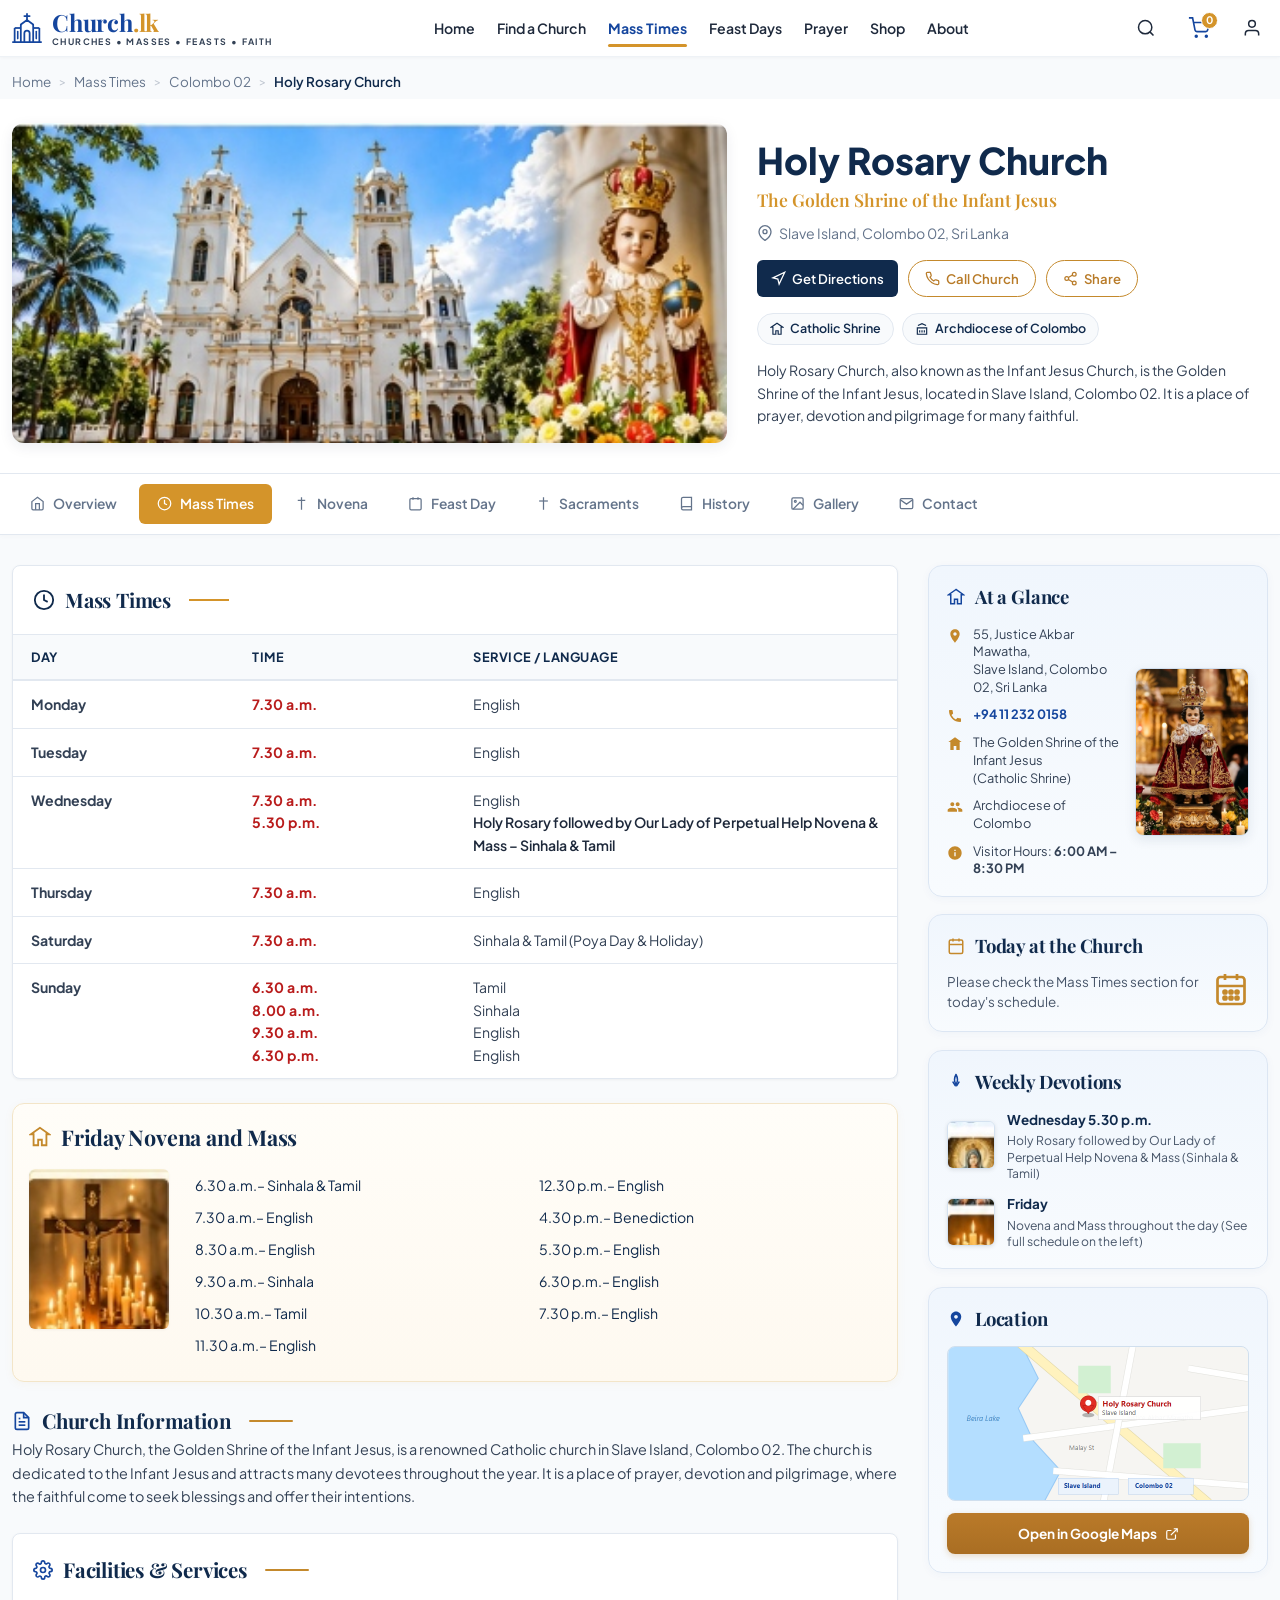
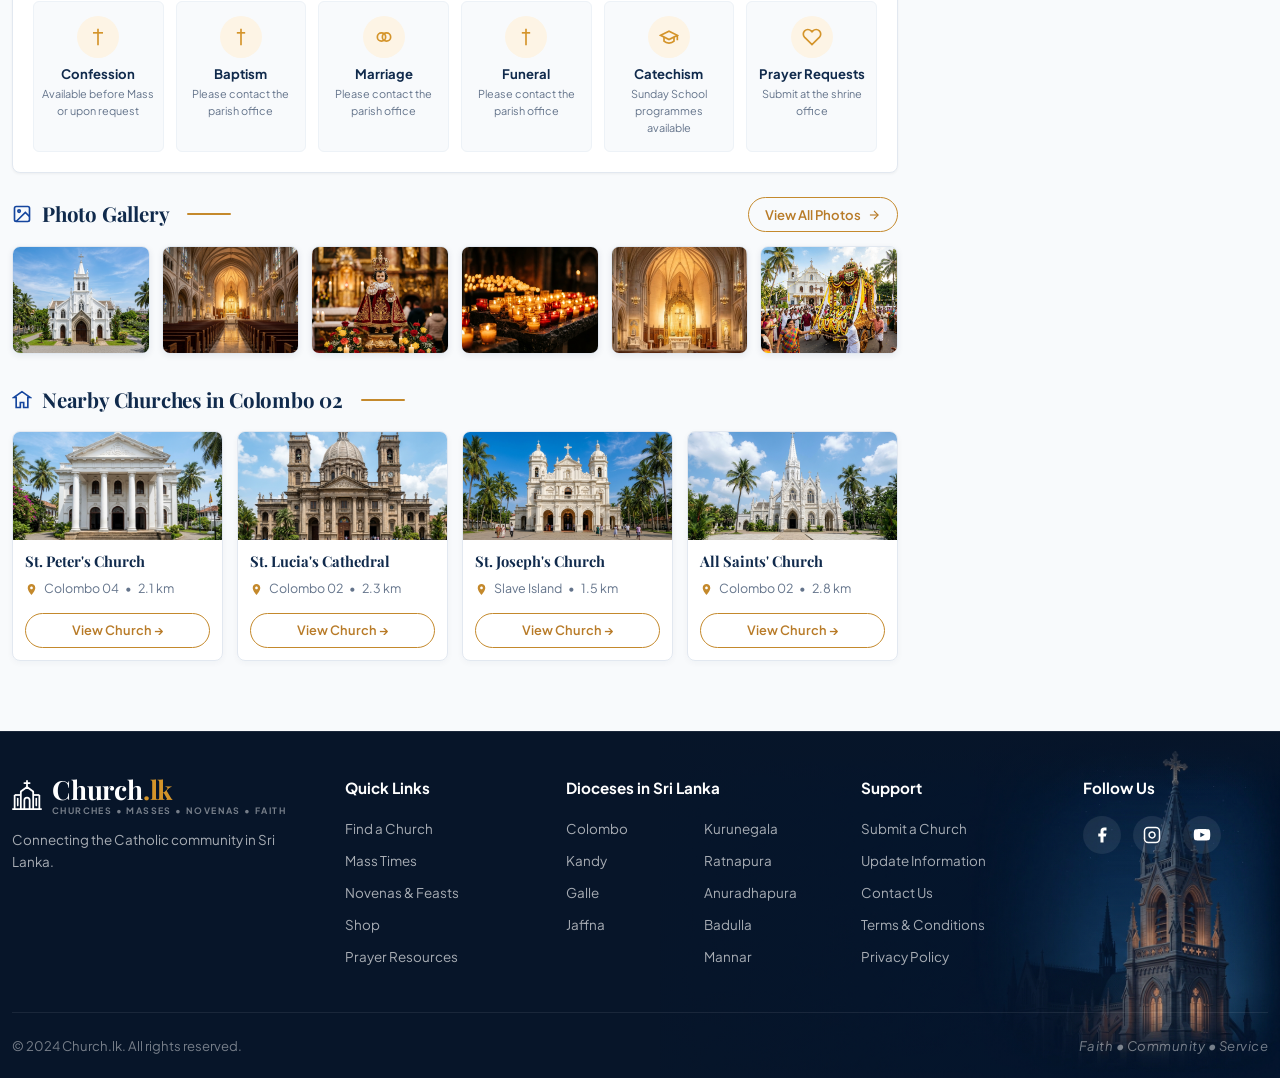
<file: mass-times.html>
<!DOCTYPE html>
<html lang="en">
<head>
  <meta charset="UTF-8">
  <meta name="viewport" content="width=device-width, initial-scale=1.0">
  <title>Mass Times — Holy Rosary Church, Colombo 02 — Church.lk</title>
  <link rel="stylesheet" href="css/styles.css">
  <link rel="icon" href="data:image/svg+xml,<svg xmlns=%22http://www.w3.org/2000/svg%22 viewBox=%220 0 100 100%22><text y=%22.9em%22 font-size=%2290%22>⛪</text></svg>">
</head>
<body>

  <!-- ========================================================
       TOP NAVBAR
       ======================================================== -->
  <header class="site-header">
    <div class="header-container">
      <a href="index.html" class="brand-logo">
        <div class="brand-icon-church">
          <svg width="34" height="36" viewBox="0 0 34 36" fill="none" xmlns="http://www.w3.org/2000/svg">
            <line x1="17" y1="2" x2="17" y2="9" stroke="#15469E" stroke-width="2" stroke-linecap="round"/>
            <line x1="14" y1="4.5" x2="20" y2="4.5" stroke="#15469E" stroke-width="2" stroke-linecap="round"/>
            <polyline points="10,14 17,9 24,14" stroke="#15469E" stroke-width="2" stroke-linecap="round" stroke-linejoin="round"/>
            <line x1="10" y1="14" x2="10" y2="34" stroke="#15469E" stroke-width="2"/>
            <line x1="24" y1="14" x2="24" y2="34" stroke="#15469E" stroke-width="2"/>
            <path d="M14 34V24C14 22.3431 15.3431 21 17 21C18.6569 21 20 22.3431 20 24V34" stroke="#15469E" stroke-width="2"/>
            <line x1="3" y1="18" x2="10" y2="18" stroke="#15469E" stroke-width="2"/>
            <line x1="3" y1="18" x2="3" y2="34" stroke="#15469E" stroke-width="2"/>
            <line x1="6.5" y1="22" x2="6.5" y2="30" stroke="#15469E" stroke-width="1.8" stroke-linecap="round"/>
            <line x1="24" y1="18" x2="31" y2="18" stroke="#15469E" stroke-width="2"/>
            <line x1="31" y1="18" x2="31" y2="34" stroke="#15469E" stroke-width="2"/>
            <line x1="27.5" y1="22" x2="27.5" y2="30" stroke="#15469E" stroke-width="1.8" stroke-linecap="round"/>
            <line x1="1" y1="34" x2="33" y2="34" stroke="#15469E" stroke-width="2" stroke-linecap="round"/>
          </svg>
        </div>
        <div class="brand-text-col">
          <div class="brand-title">Church<span>.lk</span></div>
          <div class="brand-tagline">CHURCHES • MASSES • FEASTS • FAITH</div>
        </div>
      </a>

      <nav>
        <ul class="nav-links">
          <li class="nav-item"><a href="index.html">Home</a></li>
          <li class="nav-item"><a href="find-a-church.html">Find a Church</a></li>
          <li class="nav-item"><a href="mass-times.html" class="active">Mass Times</a></li>
          <li class="nav-item"><a href="feast-days.html">Feast Days</a></li>
          <li class="nav-item"><a href="index.html#prayer">Prayer</a></li>
          <li class="nav-item"><a href="shop.html">Shop</a></li>
          <li class="nav-item"><a href="index.html#about">About</a></li>
        </ul>
      </nav>

      <div class="header-actions">
        <button class="action-icon-btn" title="Search"><svg width="20" height="20" viewBox="0 0 24 24" fill="none" stroke="#1E293B" stroke-width="1.8"><circle cx="11" cy="11" r="8"></circle><line x1="21" y1="21" x2="16.65" y2="16.65"></line></svg></button>
        <a href="shop.html" class="action-icon-btn cart-btn" title="Shopping Cart">
          <svg width="22" height="22" viewBox="0 0 24 24" fill="none" stroke="#15469E" stroke-width="1.8"><circle cx="9" cy="21" r="1"></circle><circle cx="20" cy="21" r="1"></circle><path d="M1 1h4l2.68 13.39a2 2 0 0 0 2 1.61h9.72a2 2 0 0 0 2-1.61L23 6H6"></path></svg>
          <span class="cart-counter">0</span>
        </a>
        <button class="action-icon-btn" title="Account"><svg width="20" height="20" viewBox="0 0 24 24" fill="none" stroke="#1E293B" stroke-width="1.8"><path d="M20 21v-2a4 4 0 0 0-4-4H8a4 4 0 0 0-4 4v2"></path><circle cx="12" cy="7" r="4"></circle></svg></button>
        <button class="mobile-menu-btn"><span></span><span></span><span></span></button>
      </div>
    </div>
  </header>

  <!-- Breadcrumbs -->
  <div class="breadcrumbs-bar">
    <div class="container">
      <ul class="breadcrumb-list">
        <li><a href="index.html">Home</a></li>
        <li class="breadcrumb-sep">&gt;</li>
        <li><a href="mass-times.html">Mass Times</a></li>
        <li class="breadcrumb-sep">&gt;</li>
        <li><a href="find-a-church.html">Colombo 02</a></li>
        <li class="breadcrumb-sep">&gt;</li>
        <li class="breadcrumb-current">Holy Rosary Church</li>
      </ul>
    </div>
  </div>

  <!-- Hero Header for Holy Rosary Church -->
  <section class="church-detail-hero">
    <div class="container">
      <div class="church-hero-grid anim">
        <div class="church-hero-gallery">
          <img src="images/holy_rosary_banner.png" alt="Holy Rosary Church and Infant Jesus" loading="eager">
        </div>

        <div class="church-hero-info">
          <h1 class="church-detail-title">Holy Rosary Church</h1>
          <div class="church-detail-subtitle">The Golden Shrine of the Infant Jesus</div>
          <div class="church-detail-address">
            <svg width="16" height="16" viewBox="0 0 24 24" fill="none" stroke="currentColor" stroke-width="2"><path d="M21 10c0 7-9 13-9 13s-9-6-9-13a9 9 0 0 1 18 0z"></path><circle cx="12" cy="10" r="3"></circle></svg>
            Slave Island, Colombo 02, Sri Lanka
          </div>

          <div class="church-action-btns">
            <a href="#location-map" class="btn-navy" style="display:inline-flex; width:auto;">
              <svg width="15" height="15" viewBox="0 0 24 24" fill="none" stroke="currentColor" stroke-width="2"><polygon points="3 11 22 2 13 21 11 13 3 11"></polygon></svg>
              Get Directions
            </a>
            <a href="tel:+94112320158" class="view-all-link" style="display:inline-flex;">
              <svg width="15" height="15" viewBox="0 0 24 24" fill="none" stroke="currentColor" stroke-width="2"><path d="M22 16.92v3a2 2 0 0 1-2.18 2 19.79 19.79 0 0 1-8.63-3.07 19.5 19.5 0 0 1-6-6 19.79 19.79 0 0 1-3.07-8.67A2 2 0 0 1 4.11 2h3a2 2 0 0 1 2 1.72 12.84 12.84 0 0 0 .7 2.81 2 2 0 0 1-.45 2.11L8.09 9.91a16 16 0 0 0 6 6l1.27-1.27a2 2 0 0 1 2.11-.45 12.84 12.84 0 0 0 2.81.7A2 2 0 0 1 22 16.92z"></path></svg>
              Call Church
            </a>
            <button class="view-all-link" onclick="navigator.clipboard.writeText(window.location.href); alert('Link copied to clipboard!');">
              <svg width="15" height="15" viewBox="0 0 24 24" fill="none" stroke="currentColor" stroke-width="2"><circle cx="18" cy="5" r="3"></circle><circle cx="6" cy="12" r="3"></circle><circle cx="18" cy="19" r="3"></circle><line x1="8.59" y1="13.51" x2="15.42" y2="17.49"></line><line x1="15.41" y1="6.51" x2="8.59" y2="10.49"></line></svg>
              Share
            </button>
          </div>

          <div class="church-badges-strip">
            <span class="meta-pill">
              <svg width="14" height="14" viewBox="0 0 24 24" fill="none" stroke="currentColor" stroke-width="2"><path d="M12 2L2 9h3v12h5v-6h4v6h5V9h3L12 2z"/></svg>
              Catholic Shrine
            </span>
            <span class="meta-pill">
              <svg width="14" height="14" viewBox="0 0 24 24" fill="none" stroke="currentColor" stroke-width="2"><path d="M3 21h18M3 10h18M5 6l7-3 7 3M4 10v11M20 10v11M8 14v4M12 14v4M16 14v4"/></svg>
              Archdiocese of Colombo
            </span>
          </div>

          <p class="church-intro-p">Holy Rosary Church, also known as the Infant Jesus Church, is the Golden Shrine of the Infant Jesus, located in Slave Island, Colombo 02. It is a place of prayer, devotion and pilgrimage for many faithful.</p>
        </div>
      </div>
    </div>
  </section>

  <!-- Sticky Tabs Navigation -->
  <div class="church-nav-tabs-bar">
    <div class="container">
      <div class="church-tabs-container">
        <a href="find-a-church.html" class="tab-btn"><svg width="15" height="15" viewBox="0 0 24 24" fill="none" stroke="currentColor" stroke-width="2"><path d="M3 9l9-7 9 7v11a2 2 0 0 1-2 2H5a2 2 0 0 1-2-2z"></path><polyline points="9 22 9 12 15 12 15 22"></polyline></svg> Overview</a>
        <button class="tab-btn active"><svg width="15" height="15" viewBox="0 0 24 24" fill="none" stroke="currentColor" stroke-width="2"><circle cx="12" cy="12" r="10"></circle><polyline points="12 6 12 12 16 14"></polyline></svg> Mass Times</button>
        <a href="#novena-section" class="tab-btn"><svg width="15" height="15" viewBox="0 0 24 24" fill="none" stroke="currentColor" stroke-width="2"><line x1="12" y1="2" x2="12" y2="22"></line><line x1="6" y1="7" x2="18" y2="7"></line></svg> Novena</a>
        <a href="#feast-section" class="tab-btn"><svg width="15" height="15" viewBox="0 0 24 24" fill="none" stroke="currentColor" stroke-width="2"><rect x="3" y="4" width="18" height="18" rx="2" ry="2"></rect><line x1="16" y1="2" x2="16" y2="6"></line><line x1="8" y1="2" x2="8" y2="6"></line></svg> Feast Day</a>
        <a href="#facilities-section" class="tab-btn"><svg width="15" height="15" viewBox="0 0 24 24" fill="none" stroke="currentColor" stroke-width="2"><line x1="12" y1="2" x2="12" y2="22"></line><line x1="5" y1="8" x2="19" y2="8"></line></svg> Sacraments</a>
        <a href="#info-section" class="tab-btn"><svg width="15" height="15" viewBox="0 0 24 24" fill="none" stroke="currentColor" stroke-width="2"><path d="M4 19.5A2.5 2.5 0 0 1 6.5 17H20"></path><path d="M6.5 2H20v20H6.5A2.5 2.5 0 0 1 4 19.5v-15A2.5 2.5 0 0 1 6.5 2z"></path></svg> History</a>
        <a href="#gallery-section" class="tab-btn"><svg width="15" height="15" viewBox="0 0 24 24" fill="none" stroke="currentColor" stroke-width="2"><rect x="3" y="3" width="18" height="18" rx="2" ry="2"></rect><circle cx="8.5" cy="8.5" r="1.5"></circle><polyline points="21 15 16 10 5 21"></polyline></svg> Gallery</a>
        <a href="#contact-section" class="tab-btn"><svg width="15" height="15" viewBox="0 0 24 24" fill="none" stroke="currentColor" stroke-width="2"><path d="M4 4h16c1.1 0 2 .9 2 2v12c0 1.1-.9 2-2 2H4c-1.1 0-2-.9-2-2V6c0-1.1.9-2 2-2z"></path><polyline points="22,6 12,13 2,6"></polyline></svg> Contact</a>
      </div>
    </div>
  </div>

  <!-- Main Content Layout (Left Column + Right Sidebar) -->
  <div class="container">
    <div class="detail-layout-grid">
      <!-- LEFT CONTENT COLUMN -->
      <div class="main-column">

        <!-- 1. Mass Times Section -->
        <section id="mass-times-section" class="mass-times-table-card anim">
          <div class="mass-table-header">
            <h2 class="mass-table-title">
              <svg width="22" height="22" viewBox="0 0 24 24" fill="none" stroke="currentColor" stroke-width="2"><circle cx="12" cy="12" r="10"></circle><polyline points="12 6 12 12 16 14"></polyline></svg>
              Mass Times
              <span class="dec-line" style="width:40px;height:2px;background:var(--accent-gold);display:inline-block;margin-left:8px;"></span>
            </h2>
          </div>

          <table class="timetable-clean">
            <thead>
              <tr>
                <th style="width: 25%;">Day</th>
                <th style="width: 25%;">Time</th>
                <th style="width: 50%;">Service / Language</th>
              </tr>
            </thead>
            <tbody>
              <tr>
                <td><strong>Monday</strong></td>
                <td><span class="time-val">7.30 a.m.</span></td>
                <td><span class="lang-tag">English</span></td>
              </tr>
              <tr>
                <td><strong>Tuesday</strong></td>
                <td><span class="time-val">7.30 a.m.</span></td>
                <td><span class="lang-tag">English</span></td>
              </tr>
              <tr>
                <td><strong>Wednesday</strong></td>
                <td>
                  <span class="time-val">7.30 a.m.</span><br>
                  <span class="time-val">5.30 p.m.</span>
                </td>
                <td>
                  <span class="lang-tag">English</span><br>
                  <span class="service-type">Holy Rosary followed by Our Lady of Perpetual Help Novena &amp; Mass – Sinhala &amp; Tamil</span>
                </td>
              </tr>
              <tr>
                <td><strong>Thursday</strong></td>
                <td><span class="time-val">7.30 a.m.</span></td>
                <td><span class="lang-tag">English</span></td>
              </tr>
              <tr>
                <td><strong>Saturday</strong></td>
                <td><span class="time-val">7.30 a.m.</span></td>
                <td><span class="lang-tag">Sinhala &amp; Tamil (Poya Day &amp; Holiday)</span></td>
              </tr>
              <tr>
                <td><strong>Sunday</strong></td>
                <td>
                  <span class="time-val">6.30 a.m.</span><br>
                  <span class="time-val">8.00 a.m.</span><br>
                  <span class="time-val">9.30 a.m.</span><br>
                  <span class="time-val">6.30 p.m.</span>
                </td>
                <td>
                  <span class="lang-tag">Tamil</span><br>
                  <span class="lang-tag">Sinhala</span><br>
                  <span class="lang-tag">English</span><br>
                  <span class="lang-tag">English</span>
                </td>
              </tr>
            </tbody>
          </table>
        </section>

        <!-- 2. Friday Novena Special Box -->
        <section id="novena-section" class="special-novena-box anim delay-1">
          <div class="novena-box-header">
            <svg width="22" height="22" viewBox="0 0 24 24" fill="none" stroke="currentColor" stroke-width="2"><path d="M12 2L2 9h3v12h5v-6h4v6h5V9h3L12 2z"/></svg>
            Friday Novena and Mass
          </div>

          <div style="display:grid; grid-template-columns: 140px 1fr; gap: 20px; align-items: start;">
            <div style="border-radius: var(--radius-sm); overflow: hidden; height: 160px; box-shadow: var(--shadow-sm);">
              <img src="images/holy_rosary_friday_novena.png" alt="Friday Novena Crucifix and Candles" style="width:100%;height:100%;object-fit:cover;">
            </div>

            <div class="novena-grid">
              <div>
                <div class="novena-time-item"><span>6.30 a.m.</span><span>– Sinhala &amp; Tamil</span></div>
                <div class="novena-time-item"><span>7.30 a.m.</span><span>– English</span></div>
                <div class="novena-time-item"><span>8.30 a.m.</span><span>– English</span></div>
                <div class="novena-time-item"><span>9.30 a.m.</span><span>– Sinhala</span></div>
                <div class="novena-time-item"><span>10.30 a.m.</span><span>– Tamil</span></div>
                <div class="novena-time-item"><span>11.30 a.m.</span><span>– English</span></div>
              </div>
              <div>
                <div class="novena-time-item"><span>12.30 p.m.</span><span>– English</span></div>
                <div class="novena-time-item"><span>4.30 p.m.</span><span>– Benediction</span></div>
                <div class="novena-time-item"><span>5.30 p.m.</span><span>– English</span></div>
                <div class="novena-time-item"><span>6.30 p.m.</span><span>– English</span></div>
                <div class="novena-time-item"><span>7.30 p.m.</span><span>– English</span></div>
              </div>
            </div>
          </div>
        </section>

        <!-- 3. Church Information -->
        <section id="info-section" class="anim delay-2" style="margin-bottom: 24px;">
          <h2 class="section-heading-decorated" style="font-size: 1.25rem; margin-bottom: 12px;">
            <svg width="20" height="20" viewBox="0 0 24 24" fill="none" stroke="currentColor" stroke-width="2"><path d="M14 2H6a2 2 0 0 0-2 2v16a2 2 0 0 0 2 2h12a2 2 0 0 0 2-2V8z"></path><polyline points="14 2 14 8 20 8"></polyline><line x1="16" y1="13" x2="8" y2="13"></line><line x1="16" y1="17" x2="8" y2="17"></line><polyline points="10 9 9 9 8 9"></polyline></svg>
            Church Information
            <span class="dec-line" style="width:40px;"></span>
          </h2>
          <p style="font-size: 0.9rem; line-height: 1.65; color: var(--text-body);">
            Holy Rosary Church, the Golden Shrine of the Infant Jesus, is a renowned Catholic church in Slave Island, Colombo 02. The church is dedicated to the Infant Jesus and attracts many devotees throughout the year. It is a place of prayer, devotion and pilgrimage, where the faithful come to seek blessings and offer their intentions.
          </p>
        </section>

        <!-- 4. Facilities & Services -->
        <section id="facilities-section" class="facilities-box anim delay-3">
          <h2 class="section-heading-decorated" style="font-size: 1.25rem;">
            <svg width="20" height="20" viewBox="0 0 24 24" fill="none" stroke="currentColor" stroke-width="2"><circle cx="12" cy="12" r="3"></circle><path d="M19.4 15a1.65 1.65 0 0 0 .33 1.82l.06.06a2 2 0 0 1 0 2.83 2 2 0 0 1-2.83 0l-.06-.06a1.65 1.65 0 0 0-1.82-.33 1.65 1.65 0 0 0-1 1.51V21a2 2 0 0 1-2 2 2 2 0 0 1-2-2v-.09A1.65 1.65 0 0 0 9 19.4a1.65 1.65 0 0 0-1.82.33l-.06.06a2 2 0 0 1-2.83 0 2 2 0 0 1 0-2.83l.06-.06a1.65 1.65 0 0 0 .33-1.82 1.65 1.65 0 0 0-1.51-1H3a2 2 0 0 1-2-2 2 2 0 0 1 2-2h.09A1.65 1.65 0 0 0 4.6 9a1.65 1.65 0 0 0-.33-1.82l-.06-.06a2 2 0 0 1 0-2.83 2 2 0 0 1 2.83 0l.06.06a1.65 1.65 0 0 0 1.82.33H9a1.65 1.65 0 0 0 1-1.51V3a2 2 0 0 1 2-2 2 2 0 0 1 2 2v.09a1.65 1.65 0 0 0 1 1.51 1.65 1.65 0 0 0 1.82-.33l.06-.06a2 2 0 0 1 2.83 0 2 2 0 0 1 0 2.83l-.06.06a1.65 1.65 0 0 0-.33 1.82V9a1.65 1.65 0 0 0 1.51 1H21a2 2 0 0 1 2 2 2 2 0 0 1-2 2h-.09a1.65 1.65 0 0 0-1.51 1z"></path></svg>
            Facilities &amp; Services
            <span class="dec-line" style="width:40px;"></span>
          </h2>

          <div class="facilities-grid">
            <div class="facility-item">
              <div class="facility-icon-circle"><svg width="20" height="20" viewBox="0 0 24 24" fill="none" stroke="currentColor" stroke-width="2"><line x1="12" y1="2" x2="12" y2="22"></line><line x1="6" y1="7" x2="18" y2="7"></line></svg></div>
              <div class="facility-name">Confession</div>
              <div class="facility-desc">Available before Mass or upon request</div>
            </div>

            <div class="facility-item">
              <div class="facility-icon-circle"><svg width="20" height="20" viewBox="0 0 24 24" fill="none" stroke="currentColor" stroke-width="2"><line x1="12" y1="2" x2="12" y2="22"></line><line x1="7" y1="7" x2="17" y2="7"></line></svg></div>
              <div class="facility-name">Baptism</div>
              <div class="facility-desc">Please contact the parish office</div>
            </div>

            <div class="facility-item">
              <div class="facility-icon-circle"><svg width="20" height="20" viewBox="0 0 24 24" fill="none" stroke="currentColor" stroke-width="2"><circle cx="9" cy="12" r="5"></circle><circle cx="15" cy="12" r="5"></circle></svg></div>
              <div class="facility-name">Marriage</div>
              <div class="facility-desc">Please contact the parish office</div>
            </div>

            <div class="facility-item">
              <div class="facility-icon-circle"><svg width="20" height="20" viewBox="0 0 24 24" fill="none" stroke="currentColor" stroke-width="2"><line x1="12" y1="2" x2="12" y2="22"></line><line x1="7" y1="7" x2="17" y2="7"></line></svg></div>
              <div class="facility-name">Funeral</div>
              <div class="facility-desc">Please contact the parish office</div>
            </div>

            <div class="facility-item">
              <div class="facility-icon-circle"><svg width="20" height="20" viewBox="0 0 24 24" fill="none" stroke="currentColor" stroke-width="2"><path d="M22 10v6M2 10l10-5 10 5-10 5z"></path><path d="M6 12v5c3 3 9 3 12 0v-5"></path></svg></div>
              <div class="facility-name">Catechism</div>
              <div class="facility-desc">Sunday School programmes available</div>
            </div>

            <div class="facility-item">
              <div class="facility-icon-circle"><svg width="20" height="20" viewBox="0 0 24 24" fill="none" stroke="currentColor" stroke-width="2"><path d="M20.84 4.61a5.5 5.5 0 0 0-7.78 0L12 5.67l-1.06-1.06a5.5 5.5 0 0 0-7.78 7.78l1.06 1.06L12 21.23l7.78-7.78 1.06-1.06a5.5 5.5 0 0 0 0-7.78z"></path></svg></div>
              <div class="facility-name">Prayer Requests</div>
              <div class="facility-desc">Submit at the shrine office</div>
            </div>
          </div>
        </section>

        <!-- 5. Photo Gallery (100% High-Resolution Crisp Images) -->
        <section id="gallery-section" class="anim delay-3" style="margin-bottom: 30px;">
          <div class="section-header-flex">
            <h2 class="section-heading-decorated" style="font-size: 1.25rem;">
              <svg width="20" height="20" viewBox="0 0 24 24" fill="none" stroke="currentColor" stroke-width="2"><rect x="3" y="3" width="18" height="18" rx="2" ry="2"></rect><circle cx="8.5" cy="8.5" r="1.5"></circle><polyline points="21 15 16 10 5 21"></polyline></svg>
              Photo Gallery
              <span class="dec-line" style="width:40px;"></span>
            </h2>
            <a href="#" class="view-all-link">
              View All Photos
              <svg width="14" height="14" viewBox="0 0 24 24" fill="none" stroke="currentColor" stroke-width="2"><line x1="5" y1="12" x2="19" y2="12"></line><polyline points="12 5 19 12 12 19"></polyline></svg>
            </a>
          </div>

          <div class="gallery-strip-container">
            <div class="gallery-thumbnail"><img src="images/gallery_hr_1_gemini.jpg" alt="Holy Rosary Church Exterior" loading="lazy"></div>
            <div class="gallery-thumbnail"><img src="images/gallery_hr_2_gemini.jpg" alt="Church Nave Interior & Altar" loading="lazy"></div>
            <div class="gallery-thumbnail"><img src="images/gallery_hr_3_gemini.jpg" alt="Infant Jesus of Prague Statue" loading="lazy"></div>
            <div class="gallery-thumbnail"><img src="images/gallery_hr_4_gemini.jpg" alt="Votive Candles at the Shrine" loading="lazy"></div>
            <div class="gallery-thumbnail"><img src="images/gallery_hr_5_gemini.jpg" alt="Sanctuary Golden High Altar" loading="lazy"></div>
            <div class="gallery-thumbnail"><img src="images/gallery_hr_6_gemini.jpg" alt="Parish Feast Procession" loading="lazy"></div>
          </div>
        </section>

        <!-- 6. Nearby Churches in Colombo 02 -->
        <section class="anim delay-4" style="margin-bottom: 20px;">
          <div class="section-header-flex">
            <h2 class="section-heading-decorated" style="font-size: 1.25rem;">
              <svg width="20" height="20" viewBox="0 0 24 24" fill="none" stroke="currentColor" stroke-width="2"><path d="M12 2L2 9h3v12h5v-6h4v6h5V9h3L12 2z"/></svg>
              Nearby Churches in Colombo 02
              <span class="dec-line" style="width:40px;"></span>
            </h2>
          </div>

          <div class="nearby-churches-grid">
            <div class="nearby-church-card">
              <div class="nearby-church-media">
                <img src="images/nearby_hr_1_gemini.jpg" alt="St. Peter's Church" loading="lazy">
              </div>
              <div class="nearby-church-info">
                <h4 class="nearby-church-title">St. Peter's Church</h4>
                <div class="nearby-church-meta">
                  <svg width="13" height="13" viewBox="0 0 24 24" fill="currentColor"><path d="M12 2C8.13 2 5 5.13 5 9c0 5.25 7 13 7 13s7-7.75 7-13c0-3.87-3.13-7-7-7zm0 9.5c-1.38 0-2.5-1.12-2.5-2.5s1.12-2.5 2.5-2.5 2.5 1.12 2.5 2.5-1.12 2.5-2.5 2.5z"/></svg>
                  <span>Colombo 04</span>
                  <span>•</span>
                  <span>2.1 km</span>
                </div>
                <a href="find-a-church.html" class="nearby-church-btn">View Church &rarr;</a>
              </div>
            </div>

            <div class="nearby-church-card">
              <div class="nearby-church-media">
                <img src="images/nearby_hr_2_gemini.jpg" alt="St. Lucia's Cathedral" loading="lazy">
              </div>
              <div class="nearby-church-info">
                <h4 class="nearby-church-title">St. Lucia's Cathedral</h4>
                <div class="nearby-church-meta">
                  <svg width="13" height="13" viewBox="0 0 24 24" fill="currentColor"><path d="M12 2C8.13 2 5 5.13 5 9c0 5.25 7 13 7 13s7-7.75 7-13c0-3.87-3.13-7-7-7zm0 9.5c-1.38 0-2.5-1.12-2.5-2.5s1.12-2.5 2.5-2.5 2.5 1.12 2.5 2.5-1.12 2.5-2.5 2.5z"/></svg>
                  <span>Colombo 02</span>
                  <span>•</span>
                  <span>2.3 km</span>
                </div>
                <a href="find-a-church.html" class="nearby-church-btn">View Church &rarr;</a>
              </div>
            </div>

            <div class="nearby-church-card">
              <div class="nearby-church-media">
                <img src="images/nearby_hr_3_gemini.jpg" alt="St. Joseph's Church" loading="lazy">
              </div>
              <div class="nearby-church-info">
                <h4 class="nearby-church-title">St. Joseph's Church</h4>
                <div class="nearby-church-meta">
                  <svg width="13" height="13" viewBox="0 0 24 24" fill="currentColor"><path d="M12 2C8.13 2 5 5.13 5 9c0 5.25 7 13 7 13s7-7.75 7-13c0-3.87-3.13-7-7-7zm0 9.5c-1.38 0-2.5-1.12-2.5-2.5s1.12-2.5 2.5-2.5 2.5 1.12 2.5 2.5-1.12 2.5-2.5 2.5z"/></svg>
                  <span>Slave Island</span>
                  <span>•</span>
                  <span>1.5 km</span>
                </div>
                <a href="find-a-church.html" class="nearby-church-btn">View Church &rarr;</a>
              </div>
            </div>

            <div class="nearby-church-card">
              <div class="nearby-church-media">
                <img src="images/nearby_hr_4_gemini.jpg" alt="All Saints' Church" loading="lazy">
              </div>
              <div class="nearby-church-info">
                <h4 class="nearby-church-title">All Saints' Church</h4>
                <div class="nearby-church-meta">
                  <svg width="13" height="13" viewBox="0 0 24 24" fill="currentColor"><path d="M12 2C8.13 2 5 5.13 5 9c0 5.25 7 13 7 13s7-7.75 7-13c0-3.87-3.13-7-7-7zm0 9.5c-1.38 0-2.5-1.12-2.5-2.5s1.12-2.5 2.5-2.5 2.5 1.12 2.5 2.5-1.12 2.5-2.5 2.5z"/></svg>
                  <span>Colombo 02</span>
                  <span>•</span>
                  <span>2.8 km</span>
                </div>
                <a href="find-a-church.html" class="nearby-church-btn">View Church &rarr;</a>
              </div>
            </div>
          </div>
        </section>

      </div>

      <!-- RIGHT SIDEBAR -->
      <aside class="sidebar-column">
        <!-- Sidebar Card 1: At a Glance -->
        <div class="sidebar-box anim anim-right">
          <div class="sidebar-box-header">
            <svg width="18" height="18" viewBox="0 0 24 24" fill="none" stroke="currentColor" stroke-width="2"><path d="M12 2L2 9h3v12h5v-6h4v6h5V9h3L12 2z"/></svg>
            At a Glance
          </div>
          <div class="at-a-glance-grid">
            <div class="glance-items-list">
              <div class="glance-item">
                <svg width="16" height="16" viewBox="0 0 24 24" fill="currentColor"><path d="M12 2C8.13 2 5 5.13 5 9c0 5.25 7 13 7 13s7-7.75 7-13c0-3.87-3.13-7-7-7zm0 9.5c-1.38 0-2.5-1.12-2.5-2.5s1.12-2.5 2.5-2.5 2.5 1.12 2.5 2.5-1.12 2.5-2.5 2.5z"/></svg>
                <span>55, Justice Akbar Mawatha,<br>Slave Island, Colombo 02, Sri Lanka</span>
              </div>

              <div class="glance-item">
                <svg width="16" height="16" viewBox="0 0 24 24" fill="currentColor"><path d="M20.01 15.38c-1.23 0-2.42-.2-3.53-.56a.977.977 0 0 0-1.01.24l-2.2 2.2a15.053 15.053 0 0 1-6.59-6.59l2.2-2.21a.96.96 0 0 0 .25-1A11.36 11.36 0 0 1 8.5 3.99c0-.55-.45-1-1-1H4c-.55 0-1 .45-1 1 0 9.39 7.61 17 17 17 .55 0 1-.45 1-1v-3.5c0-.55-.45-1-.99-1.11z"/></svg>
                <span><a href="tel:+94112320158" style="color:inherit;font-weight:700;">+94 11 232 0158</a></span>
              </div>

              <div class="glance-item">
                <svg width="16" height="16" viewBox="0 0 24 24" fill="currentColor"><path d="M12 2L2 9h3v12h5v-6h4v6h5V9h3L12 2z"/></svg>
                <span>The Golden Shrine of the Infant Jesus<br>(Catholic Shrine)</span>
              </div>

              <div class="glance-item">
                <svg width="16" height="16" viewBox="0 0 24 24" fill="currentColor"><path d="M16 11c1.66 0 2.99-1.34 2.99-3S17.66 5 16 5c-1.66 0-3 1.34-3 3s1.34 3 3 3zm-8 0c1.66 0 2.99-1.34 2.99-3S9.66 5 8 5C6.34 5 5 6.34 5 8s1.34 3 3 3zm0 2c-2.33 0-7 1.17-7 3.5V19h14v-2.5c0-2.33-4.67-3.5-7-3.5zm8 0c-.29 0-.62.02-.97.05 1.16.84 1.97 1.97 1.97 3.45V19h6v-2.5c0-2.33-4.67-3.5-7-3.5z"/></svg>
                <span>Archdiocese of Colombo</span>
              </div>

              <div class="glance-item">
                <svg width="16" height="16" viewBox="0 0 24 24" fill="currentColor"><path d="M12 2C6.48 2 2 6.48 2 12s4.48 10 10 10 10-4.48 10-10S17.52 2 12 2zm1 15h-2v-6h2v6zm0-8h-2V7h2v2z"/></svg>
                <span>Visitor Hours: <strong>6:00 AM &ndash; 8:30 PM</strong></span>
              </div>
            </div>

            <div class="glance-statue-wrap">
              <img src="images/holy_rosary_at_glance_hires.jpg" alt="Statue of Infant Jesus of Prague" loading="lazy">
            </div>
          </div>
        </div>

        <!-- Sidebar Card 2: Today at the Church -->
        <div class="sidebar-box anim anim-right delay-1">
          <div class="sidebar-box-header header-gold">
            <svg width="18" height="18" viewBox="0 0 24 24" fill="none" stroke="currentColor" stroke-width="2"><rect x="3" y="4" width="18" height="18" rx="2" ry="2"></rect><line x1="16" y1="2" x2="16" y2="6"></line><line x1="8" y1="2" x2="8" y2="6"></line><line x1="3" y1="10" x2="21" y2="10"></line></svg>
            Today at the Church
          </div>
          <div class="today-church-row">
            <p class="today-church-text">
              Please check the Mass Times section for today's schedule.
            </p>
            <div class="today-church-icon">
              <svg width="36" height="36" viewBox="0 0 24 24" fill="none" stroke="currentColor" stroke-width="1.8"><rect x="3" y="4" width="18" height="18" rx="2" ry="2"></rect><line x1="16" y1="2" x2="16" y2="6"></line><line x1="8" y1="2" x2="8" y2="6"></line><line x1="3" y1="10" x2="21" y2="10"></line><circle cx="8" cy="14" r="1" fill="currentColor"></circle><circle cx="12" cy="14" r="1" fill="currentColor"></circle><circle cx="16" cy="14" r="1" fill="currentColor"></circle><circle cx="8" cy="18" r="1" fill="currentColor"></circle><circle cx="12" cy="18" r="1" fill="currentColor"></circle><circle cx="16" cy="18" r="1" fill="currentColor"></circle></svg>
            </div>
          </div>
        </div>

        <!-- Sidebar Card 3: Weekly Devotions -->
        <div class="sidebar-box anim anim-right delay-2">
          <div class="sidebar-box-header">
            <svg width="18" height="18" viewBox="0 0 24 24" fill="none" stroke="currentColor" stroke-width="2" stroke-linecap="round" stroke-linejoin="round"><path d="M12 2c-1.5 2.5-2 5-2 7 0 3 1.5 5 2 7 0.5-2 2-4 2-7 0-2-0.5-4.5-2-7z"/><path d="M8 12c1 1.5 2 3 3 5"/><path d="M16 12c-1 1.5-2 3-3 5"/></svg>
            Weekly Devotions
          </div>
          <div class="weekly-devotions-list">
            <div class="devotion-row">
              <div class="devotion-thumb-sq">
                <img src="images/holy_rosary_perpetual_icon.png" alt="Our Lady of Perpetual Help Icon">
              </div>
              <div class="devotion-content">
                <div class="devotion-day-time">Wednesday 5.30 p.m.</div>
                <p class="devotion-desc">Holy Rosary followed by Our Lady of Perpetual Help Novena &amp; Mass (Sinhala &amp; Tamil)</p>
              </div>
            </div>

            <div class="devotion-row">
              <div class="devotion-thumb-sq">
                <img src="images/holy_rosary_candles_icon.png" alt="Friday Novena Candles">
              </div>
              <div class="devotion-content">
                <div class="devotion-day-time">Friday</div>
                <p class="devotion-desc">Novena and Mass throughout the day (See full schedule on the left)</p>
              </div>
            </div>
          </div>
        </div>

        <!-- Sidebar Card 4: Location Map -->
        <div class="sidebar-box anim anim-right delay-3" id="location-map">
          <div class="sidebar-box-header">
            <svg width="18" height="18" viewBox="0 0 24 24" fill="currentColor"><path d="M12 2C8.13 2 5 5.13 5 9c0 5.25 7 13 7 13s7-7.75 7-13c0-3.87-3.13-7-7-7zm0 9.5c-1.38 0-2.5-1.12-2.5-2.5s1.12-2.5 2.5-2.5 2.5 1.12 2.5 2.5-1.12 2.5-2.5 2.5z"/></svg>
            Location
          </div>
          <div class="location-box-body">
            <div class="location-real-map-wrap">
              <img src="images/holy_rosary_map_real.png" alt="Map of Holy Rosary Church, Slave Island, Colombo 02">
            </div>
            <a href="https://maps.google.com/?q=Holy+Rosary+Church+Slave+Island+Colombo" target="_blank" rel="noopener" class="btn-open-google-maps">
              Open in Google Maps
              <svg width="14" height="14" viewBox="0 0 24 24" fill="none" stroke="currentColor" stroke-width="2"><path d="M18 13v6a2 2 0 0 1-2 2H5a2 2 0 0 1-2-2V8a2 2 0 0 1 2-2h6"></path><polyline points="15 3 21 3 21 9"></polyline><line x1="10" y1="14" x2="21" y2="3"></line></svg>
            </a>
          </div>
        </div>
      </aside>
    </div>
  </div>

  <!-- Site Footer -->
  <footer class="site-footer">
    <div class="container">
      <div class="footer-main-grid">
        <div class="footer-brand-col">
          <a href="index.html" class="brand-logo" style="margin-bottom: 8px;">
            <div class="brand-icon-church">
              <svg width="34" height="36" viewBox="0 0 34 36" fill="none" xmlns="http://www.w3.org/2000/svg">
                <line x1="17" y1="2" x2="17" y2="9" stroke="#FFFFFF" stroke-width="2" stroke-linecap="round"/>
                <line x1="14" y1="4.5" x2="20" y2="4.5" stroke="#FFFFFF" stroke-width="2" stroke-linecap="round"/>
                <polyline points="10,14 17,9 24,14" stroke="#FFFFFF" stroke-width="2" stroke-linecap="round" stroke-linejoin="round"/>
                <line x1="10" y1="14" x2="10" y2="34" stroke="#FFFFFF" stroke-width="2"/>
                <line x1="24" y1="14" x2="24" y2="34" stroke="#FFFFFF" stroke-width="2"/>
                <path d="M14 34V24C14 22.3431 15.3431 21 17 21C18.6569 21 20 22.3431 20 24V34" stroke="#FFFFFF" stroke-width="2"/>
                <line x1="3" y1="18" x2="10" y2="18" stroke="#FFFFFF" stroke-width="2"/>
                <line x1="3" y1="18" x2="3" y2="34" stroke="#FFFFFF" stroke-width="2"/>
                <line x1="6.5" y1="22" x2="6.5" y2="30" stroke="#FFFFFF" stroke-width="1.8" stroke-linecap="round"/>
                <line x1="24" y1="18" x2="31" y2="18" stroke="#FFFFFF" stroke-width="2"/>
                <line x1="31" y1="18" x2="31" y2="34" stroke="#FFFFFF" stroke-width="2"/>
                <line x1="27.5" y1="22" x2="27.5" y2="30" stroke="#FFFFFF" stroke-width="1.8" stroke-linecap="round"/>
                <line x1="1" y1="34" x2="33" y2="34" stroke="#FFFFFF" stroke-width="2" stroke-linecap="round"/>
              </svg>
            </div>
            <div class="brand-text-col">
              <div class="brand-title" style="color:white;">Church<span>.lk</span></div>
              <div class="brand-tagline" style="color:rgba(255,255,255,0.45);">CHURCHES • MASSES • NOVENAS • FAITH</div>
            </div>
          </a>
          <p class="footer-mission-text">Connecting the Catholic community in Sri Lanka.</p>
        </div>

        <div>
          <h4 class="footer-col-title">Quick Links</h4>
          <ul class="footer-nav-list">
            <li><a href="find-a-church.html">Find a Church</a></li>
            <li><a href="mass-times.html">Mass Times</a></li>
            <li><a href="feast-days.html">Novenas &amp; Feasts</a></li>
            <li><a href="shop.html">Shop</a></li>
            <li><a href="index.html#prayer">Prayer Resources</a></li>
          </ul>
        </div>

        <div>
          <h4 class="footer-col-title">Dioceses in Sri Lanka</h4>
          <div style="display:grid; grid-template-columns:1fr 1fr; gap:6px 16px;">
            <ul class="footer-nav-list">
              <li><a href="find-a-church.html">Colombo</a></li>
              <li><a href="find-a-church.html">Kandy</a></li>
              <li><a href="find-a-church.html">Galle</a></li>
              <li><a href="find-a-church.html">Jaffna</a></li>
            </ul>
            <ul class="footer-nav-list">
              <li><a href="find-a-church.html">Kurunegala</a></li>
              <li><a href="find-a-church.html">Ratnapura</a></li>
              <li><a href="find-a-church.html">Anuradhapura</a></li>
              <li><a href="find-a-church.html">Badulla</a></li>
              <li><a href="find-a-church.html">Mannar</a></li>
            </ul>
          </div>
        </div>

        <div>
          <h4 class="footer-col-title">Support</h4>
          <ul class="footer-nav-list">
            <li><a href="#">Submit a Church</a></li>
            <li><a href="#">Update Information</a></li>
            <li><a href="#">Contact Us</a></li>
            <li><a href="#">Terms &amp; Conditions</a></li>
            <li><a href="#">Privacy Policy</a></li>
          </ul>
        </div>

        <div>
          <h4 class="footer-col-title">Follow Us</h4>
          <div class="footer-social-row">
            <a href="#" class="social-circle-btn" aria-label="Facebook"><svg viewBox="0 0 24 24" fill="currentColor"><path d="M18 2h-3a5 5 0 0 0-5 5v3H7v4h3v8h4v-8h3l1-4h-4V7a1 1 0 0 1 1-1h3z"/></svg></a>
            <a href="#" class="social-circle-btn" aria-label="Instagram"><svg viewBox="0 0 24 24" fill="none" stroke="currentColor" stroke-width="2"><rect x="2" y="2" width="20" height="20" rx="5" ry="5"></rect><path d="M16 11.37A4 4 0 1 1 12.63 8 4 4 0 0 1 16 11.37z"></path><line x1="17.5" y1="6.5" x2="17.51" y2="6.5"></line></svg></a>
            <a href="#" class="social-circle-btn" aria-label="YouTube"><svg viewBox="0 0 24 24" fill="currentColor"><path d="M22.54 6.42a2.78 2.78 0 0 0-1.94-2C18.88 4 12 4 12 4s-6.88 0-8.6.46a2.78 2.78 0 0 0-1.94 2A29 29 0 0 0 1 11.75a29 29 0 0 0 .46 5.33A2.78 2.78 0 0 0 3.4 19c1.72.46 8.6.46 8.6.46s6.88 0 8.6-.46a2.78 2.78 0 0 0 1.94-2 29 29 0 0 0 .46-5.25 29 29 0 0 0-.46-5.33zM9.75 15.02V8.53l5.9 3.25-5.9 3.24z"/></svg></a>
          </div>
        </div>
      </div>

      <div class="footer-bottom-bar">
        <div class="footer-bottom-flex">
          <div>© 2024 Church.lk. All rights reserved.</div>
          <div class="spiritual-motto">Faith • Community • Service</div>
        </div>
      </div>
    </div>
  </footer>

  <script src="js/main.js"></script>
</body>
</html>
</file>
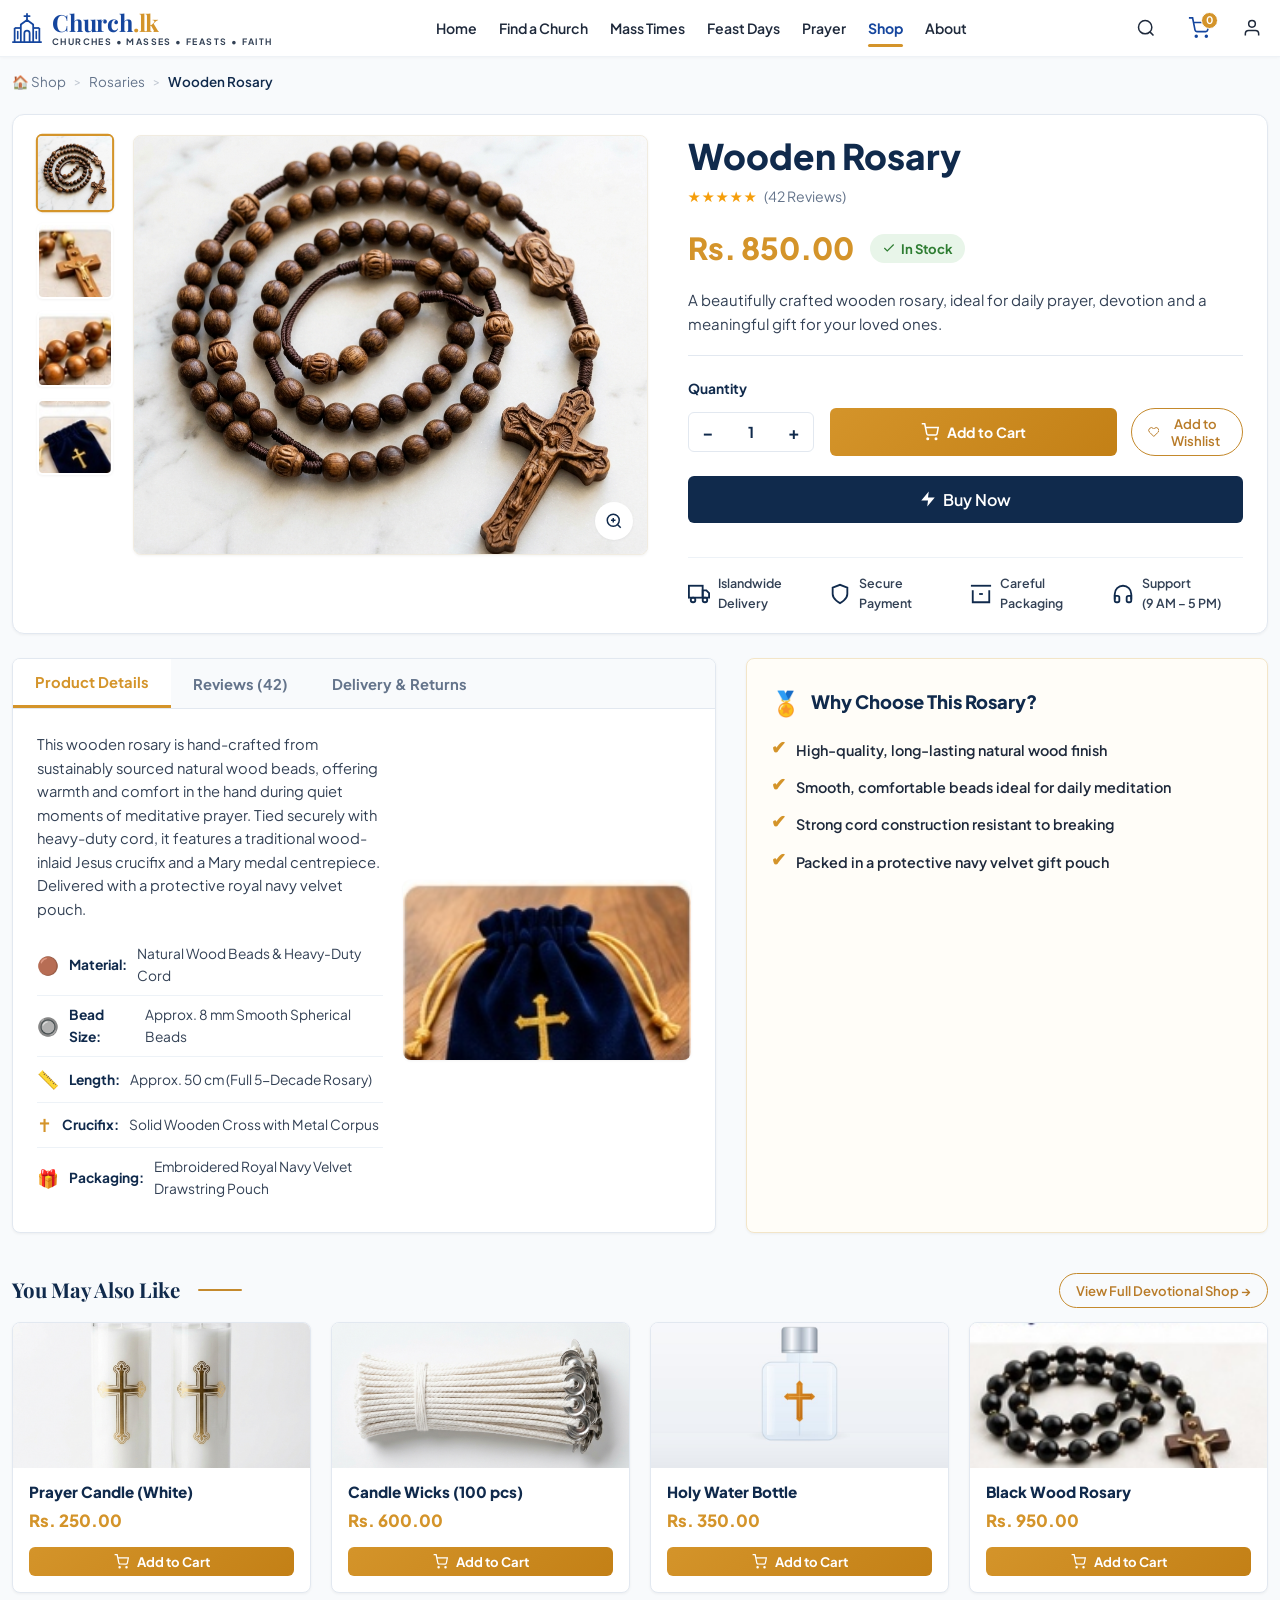
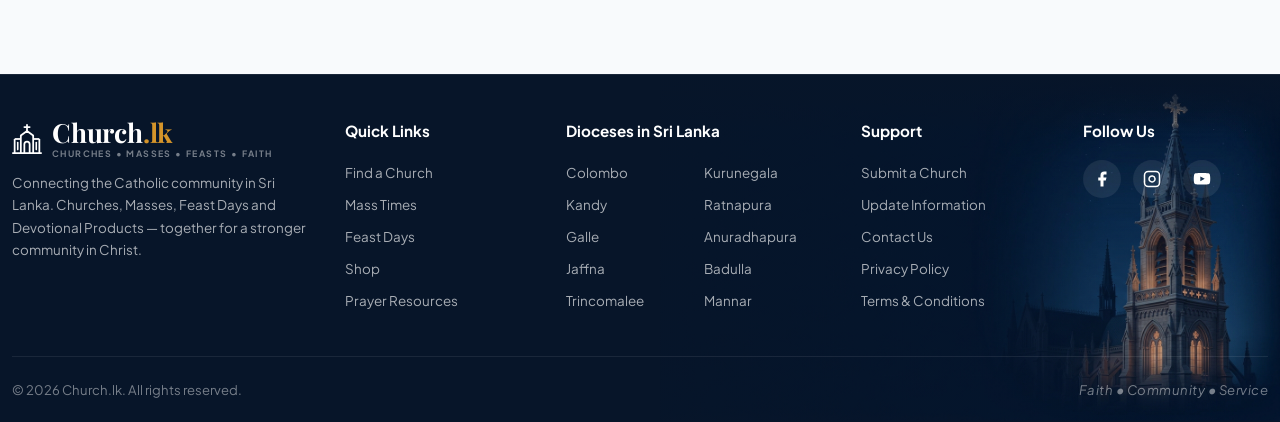
<file: product.html>
<!DOCTYPE html>
<html lang="en">
<head>
  <meta charset="UTF-8">
  <meta name="viewport" content="width=device-width, initial-scale=1.0">
  <title>Wooden Rosary — Catholic Devotional Shop — Church.lk</title>
  <link rel="stylesheet" href="css/styles.css">
  <link rel="icon" href="data:image/svg+xml,<svg xmlns=%22http://www.w3.org/2000/svg%22 viewBox=%220 0 100 100%22><text y=%22.9em%22 font-size=%2290%22>⛪</text></svg>">
</head>
<body>

  <!-- ========================================================
       TOP NAVBAR (100% Exact to media_1793840510667_60f317f6.png)
       ======================================================== -->
  <header class="site-header">
    <div class="header-container">
      <a href="index.html" class="brand-logo">
        <div class="brand-icon-church">
          <svg width="34" height="36" viewBox="0 0 34 36" fill="none" xmlns="http://www.w3.org/2000/svg">
            <line x1="17" y1="2" x2="17" y2="9" stroke="#15469E" stroke-width="2" stroke-linecap="round"/>
            <line x1="14" y1="4.5" x2="20" y2="4.5" stroke="#15469E" stroke-width="2" stroke-linecap="round"/>
            <polyline points="10,14 17,9 24,14" stroke="#15469E" stroke-width="2" stroke-linecap="round" stroke-linejoin="round"/>
            <line x1="10" y1="14" x2="10" y2="34" stroke="#15469E" stroke-width="2"/>
            <line x1="24" y1="14" x2="24" y2="34" stroke="#15469E" stroke-width="2"/>
            <path d="M14 34V24C14 22.3431 15.3431 21 17 21C18.6569 21 20 22.3431 20 24V34" stroke="#15469E" stroke-width="2"/>
            <line x1="3" y1="18" x2="10" y2="18" stroke="#15469E" stroke-width="2"/>
            <line x1="3" y1="18" x2="3" y2="34" stroke="#15469E" stroke-width="2"/>
            <line x1="6.5" y1="22" x2="6.5" y2="30" stroke="#15469E" stroke-width="1.8" stroke-linecap="round"/>
            <line x1="24" y1="18" x2="31" y2="18" stroke="#15469E" stroke-width="2"/>
            <line x1="31" y1="18" x2="31" y2="34" stroke="#15469E" stroke-width="2"/>
            <line x1="27.5" y1="22" x2="27.5" y2="30" stroke="#15469E" stroke-width="1.8" stroke-linecap="round"/>
            <line x1="1" y1="34" x2="33" y2="34" stroke="#15469E" stroke-width="2" stroke-linecap="round"/>
          </svg>
        </div>
        <div class="brand-text-col">
          <div class="brand-title">Church<span>.lk</span></div>
          <div class="brand-tagline">CHURCHES • MASSES • FEASTS • FAITH</div>
        </div>
      </a>

      <nav>
        <ul class="nav-links">
          <li class="nav-item"><a href="index.html">Home</a></li>
          <li class="nav-item"><a href="find-a-church.html">Find a Church</a></li>
          <li class="nav-item"><a href="mass-times.html">Mass Times</a></li>
          <li class="nav-item"><a href="feast-days.html">Feast Days</a></li>
          <li class="nav-item"><a href="index.html#prayer">Prayer</a></li>
          <li class="nav-item"><a href="shop.html" class="active">Shop</a></li>
          <li class="nav-item"><a href="index.html#about">About</a></li>
        </ul>
      </nav>

      <div class="header-actions">
        <button class="action-icon-btn" title="Search"><svg width="20" height="20" viewBox="0 0 24 24" fill="none" stroke="#1E293B" stroke-width="1.8"><circle cx="11" cy="11" r="8"></circle><line x1="21" y1="21" x2="16.65" y2="16.65"></line></svg></button>
        <a href="shop.html" class="action-icon-btn cart-btn" title="Shopping Cart">
          <svg width="22" height="22" viewBox="0 0 24 24" fill="none" stroke="#15469E" stroke-width="1.8"><circle cx="9" cy="21" r="1"></circle><circle cx="20" cy="21" r="1"></circle><path d="M1 1h4l2.68 13.39a2 2 0 0 0 2 1.61h9.72a2 2 0 0 0 2-1.61L23 6H6"></path></svg>
          <span class="cart-counter">1</span>
        </a>
        <button class="action-icon-btn" title="Account"><svg width="20" height="20" viewBox="0 0 24 24" fill="none" stroke="#1E293B" stroke-width="1.8"><path d="M20 21v-2a4 4 0 0 0-4-4H8a4 4 0 0 0-4 4v2"></path><circle cx="12" cy="7" r="4"></circle></svg></button>
        <button class="mobile-menu-btn"><span></span><span></span><span></span></button>
      </div>
    </div>
  </header>

  <!-- Breadcrumbs -->
  <div class="breadcrumbs-bar">
    <div class="container">
      <ul class="breadcrumb-list">
        <li><a href="shop.html">🏠 Shop</a></li>
        <li class="breadcrumb-sep">&gt;</li>
        <li><a href="shop.html" id="breadcrumb-category">Rosary</a></li>
        <li class="breadcrumb-sep">&gt;</li>
        <li class="breadcrumb-current" id="breadcrumb-current">Wooden Rosary</li>
      </ul>
    </div>
  </div>

  <!-- Main Product Detail Section -->
  <div class="container" style="margin-top: 15px;">
    <div class="product-detail-card anim">
      <div class="product-detail-grid">
        <!-- Left: Product Image Gallery -->
        <div class="product-gallery-side">
          <div class="product-thumbs-strip" id="product-thumbs-container">
            <div class="product-thumb active" data-src="images/shop_wooden_rosary_gemini.jpg">
              <img src="images/shop_wooden_rosary_gemini.jpg" alt="Wooden Rosary Coiled">
            </div>
            <div class="product-thumb" data-src="images/prod_thumb2.png">
              <img src="images/prod_thumb2.png" alt="Wooden Crucifix Close-up">
            </div>
            <div class="product-thumb" data-src="images/prod_thumb3.png">
              <img src="images/prod_thumb3.png" alt="Wood Rosary Beads Detail">
            </div>
            <div class="product-thumb" data-src="images/prod_thumb4.png">
              <img src="images/prod_thumb4.png" alt="Velvet Pouch Packaging">
            </div>
          </div>

          <div class="product-main-image-wrap">
            <img id="main-product-img" src="images/shop_wooden_rosary_gemini.jpg" alt="Handcrafted Wooden Rosary with Wooden Crucifix" style="transition: opacity 0.2s ease;">
            <button class="zoom-lens-btn" title="Zoom in" onclick="alert('High resolution preview');">
              <svg width="18" height="18" viewBox="0 0 24 24" fill="none" stroke="currentColor" stroke-width="2"><circle cx="11" cy="11" r="8"></circle><line x1="21" y1="21" x2="16.65" y2="16.65"></line><line x1="11" y1="8" x2="11" y2="14"></line><line x1="8" y1="11" x2="14" y2="11"></line></svg>
            </button>
          </div>
        </div>

        <!-- Right: Product Information & Purchase Controls -->
        <div class="product-info-side">
          <h1 class="product-single-title" id="product-single-title">Wooden Rosary</h1>

          <div class="product-reviews-row">
            <div class="stars-gold">
              <span>★</span><span>★</span><span>★</span><span>★</span><span>★</span>
            </div>
            <span class="review-count-text" id="product-reviews-count">(42 Reviews)</span>
          </div>

          <div class="price-stock-row">
            <span class="single-price" id="product-single-price">Rs. 850.00</span>
            <span class="stock-tag" id="product-stock-tag">
              <svg width="14" height="14" viewBox="0 0 24 24" fill="none" stroke="currentColor" stroke-width="2"><polyline points="20 6 9 17 4 12"></polyline></svg>
              In Stock
            </span>
          </div>

          <p class="product-short-desc" id="product-short-desc">
            A beautifully crafted wooden rosary, ideal for daily prayer, devotion and a meaningful gift for your loved ones.
          </p>

          <div style="margin-bottom: 8px; font-size: 0.86rem; font-weight: 700; color: var(--primary-navy);">Quantity</div>
          <div class="quantity-control-wrap">
            <div class="qty-counter">
              <button class="qty-btn" id="qty-minus">−</button>
              <input type="text" class="qty-input" id="product-qty" value="1" readonly>
              <button class="qty-btn" id="qty-plus">+</button>
            </div>

            <div class="product-cta-group" style="flex:1;">
              <button class="btn-primary-gold btn-block btn-add-cart">
                <svg width="18" height="18" viewBox="0 0 24 24" fill="none" stroke="currentColor" stroke-width="2"><circle cx="9" cy="21" r="1"></circle><circle cx="20" cy="21" r="1"></circle><path d="M1 1h4l2.68 13.39a2 2 0 0 0 2 1.61h9.72a2 2 0 0 0 2-1.61L23 6H6"></path></svg>
                Add to Cart
              </button>
              <button class="view-all-link" title="Add to Wishlist" onclick="alert('Added to wishlist!');" style="display:inline-flex; align-items:center;">
                <svg width="18" height="18" viewBox="0 0 24 24" fill="none" stroke="currentColor" stroke-width="2"><path d="M20.84 4.61a5.5 5.5 0 0 0-7.78 0L12 5.67l-1.06-1.06a5.5 5.5 0 0 0-7.78 7.78l1.06 1.06L12 21.23l7.78-7.78 1.06-1.06a5.5 5.5 0 0 0 0-7.78z"></path></svg>
                Add to Wishlist
              </button>
            </div>
          </div>

          <button class="btn-navy btn-block btn-lg" style="margin-bottom: 20px;" onclick="window.location.href='shop.html';">
            <svg width="18" height="18" viewBox="0 0 24 24" fill="currentColor"><polygon points="13 2 3 14 12 14 11 22 21 10 12 10 13 2"></polygon></svg>
            Buy Now
          </button>

          <div class="trust-features-strip">
            <div class="trust-feat-item">
              <svg viewBox="0 0 24 24" fill="none" stroke="currentColor" stroke-width="2"><rect x="1" y="3" width="15" height="13"></rect><polygon points="16 8 20 8 23 11 23 16 16 16 16 8"></polygon><circle cx="5.5" cy="18.5" r="2.5"></circle><circle cx="18.5" cy="18.5" r="2.5"></circle></svg>
              <span>Islandwide<br>Delivery</span>
            </div>
            <div class="trust-feat-item">
              <svg viewBox="0 0 24 24" fill="none" stroke="currentColor" stroke-width="2"><path d="M12 22s8-4 8-10V5l-8-3-8 3v7c0 6 8 10 8 10z"></path></svg>
              <span>Secure<br>Payment</span>
            </div>
            <div class="trust-feat-item">
              <svg viewBox="0 0 24 24" fill="none" stroke="currentColor" stroke-width="2"><polyline points="21 8 21 21 3 21 3 8"></polyline><line x1="1" y1="3" x2="23" y2="3"></line><path d="M10 12h4"></path></svg>
              <span>Careful<br>Packaging</span>
            </div>
            <div class="trust-feat-item">
              <svg viewBox="0 0 24 24" fill="none" stroke="currentColor" stroke-width="2"><path d="M3 18v-6a9 9 0 0 1 18 0v6"></path><path d="M21 19a2 2 0 0 1-2 2h-1a2 2 0 0 1-2-2v-3a2 2 0 0 1 2-2h3zM3 19a2 2 0 0 0 2 2h1a2 2 0 0 0 2-2v-3a2 2 0 0 0-2-2H3z"></path></svg>
              <span>Support<br>(9 AM – 5 PM)</span>
            </div>
          </div>
        </div>
      </div>
    </div>

    <!-- Lower Section -->
    <div class="product-lower-grid anim delay-1">
      <div class="product-specs-box">
        <div class="p-spec-tabs">
          <button class="p-tab active">Product Details</button>
          <button class="p-tab">Reviews (42)</button>
          <button class="p-tab">Delivery &amp; Returns</button>
        </div>
        <div class="p-spec-body">
          <div>
            <p id="product-full-desc" style="font-size: 0.92rem; line-height: 1.6; color: var(--text-body); margin-bottom: 12px;">
              This wooden rosary is designed for comfort, durability and a deep spiritual experience. Perfect for personal use, church groups or as a faith-filled gift.
            </p>

            <ul class="specs-list" id="product-specs-list">
              <li>
                <span style="color:var(--accent-gold); font-size:1.1rem;">🟤</span>
                <span class="label">Material:</span>
                <span>Natural Wood Beads</span>
              </li>
              <li>
                <span style="color:var(--accent-gold); font-size:1.1rem;">🔘</span>
                <span class="label">Bead Size:</span>
                <span>Approx. 8 mm</span>
              </li>
              <li>
                <span style="color:var(--accent-gold); font-size:1.1rem;">📏</span>
                <span class="label">Length:</span>
                <span>Approx. 50 cm (Full Rosary)</span>
              </li>
              <li>
                <span style="color:var(--accent-gold); font-size:1.1rem;">✝</span>
                <span class="label">Crucifix:</span>
                <span>Wooden Cross with Jesus Crucifix</span>
              </li>
            </ul>
          </div>

          <div style="border-radius: var(--radius-md); overflow: hidden; height: 180px; box-shadow: var(--shadow-sm);">
            <img id="product-secondary-img" src="images/prod_velvet_pouch.png" alt="Product detail" style="width:100%;height:100%;object-fit:cover;">
          </div>
        </div>
      </div>

      <div class="why-choose-card">
        <div class="why-header" id="product-why-header">
          <span style="font-size: 1.5rem; color: var(--accent-gold);">🏅</span>
          <span id="product-why-title">Why Choose This Rosary?</span>
        </div>
        <ul class="why-list" id="product-why-list">
          <li>
            <span class="why-check">✔</span>
            <span>High-quality, long-lasting finish</span>
          </li>
          <li>
            <span class="why-check">✔</span>
            <span>Comfortable to hold and pray</span>
          </li>
          <li>
            <span class="why-check">✔</span>
            <span>Suitable for daily use and as a gift</span>
          </li>
          <li>
            <span class="why-check">✔</span>
            <span>Packed in a neat pouch</span>
          </li>
        </ul>
      </div>
    </div>

    <!-- Bottom: You May Also Like -->
    <section class="section anim delay-2" style="padding-top: 0;">
      <div class="section-header-flex">
        <h2 class="section-heading-decorated">
          You May Also Like
          <span class="dec-line"></span>
        </h2>
        <div style="display:flex; gap:8px;">
          <a href="shop.html" class="view-all-link">View Full Devotional Shop &rarr;</a>
        </div>
      </div>

      <div class="shop-products-grid" id="related-products-grid">
        <div class="product-card">
          <div class="product-card-media"><img src="images/like_black_wood.png" alt="Black Wood Rosary" loading="lazy"></div>
          <div class="product-card-body">
            <h3 class="product-card-title">Black Wood Rosary</h3>
            <div class="product-card-price">Rs. 950.00</div>
            <div class="product-card-footer">
              <button class="btn-primary-gold btn-block btn-sm btn-add-cart">
                <svg width="15" height="15" viewBox="0 0 24 24" fill="none" stroke="currentColor" stroke-width="2"><circle cx="9" cy="21" r="1"></circle><circle cx="20" cy="21" r="1"></circle><path d="M1 1h4l2.68 13.39a2 2 0 0 0 2 1.61h9.72a2 2 0 0 0 2-1.61L23 6H6"></path></svg>
                Add to Cart
              </button>
            </div>
          </div>
        </div>

        <div class="product-card">
          <div class="product-card-media"><img src="images/like_olive_wood.png" alt="Olive Wood Rosary" loading="lazy"></div>
          <div class="product-card-body">
            <h3 class="product-card-title">Olive Wood Rosary</h3>
            <div class="product-card-price">Rs. 1,250.00</div>
            <div class="product-card-footer">
              <button class="btn-primary-gold btn-block btn-sm btn-add-cart">
                <svg width="15" height="15" viewBox="0 0 24 24" fill="none" stroke="currentColor" stroke-width="2"><circle cx="9" cy="21" r="1"></circle><circle cx="20" cy="21" r="1"></circle><path d="M1 1h4l2.68 13.39a2 2 0 0 0 2 1.61h9.72a2 2 0 0 0 2-1.61L23 6H6"></path></svg>
                Add to Cart
              </button>
            </div>
          </div>
        </div>

        <div class="product-card">
          <div class="product-card-media"><img src="images/like_crystal_blue.png" alt="Crystal Rosary (Blue)" loading="lazy"></div>
          <div class="product-card-body">
            <h3 class="product-card-title">Crystal Rosary (Blue)</h3>
            <div class="product-card-price">Rs. 1,450.00</div>
            <div class="product-card-footer">
              <button class="btn-primary-gold btn-block btn-sm btn-add-cart">
                <svg width="15" height="15" viewBox="0 0 24 24" fill="none" stroke="currentColor" stroke-width="2"><circle cx="9" cy="21" r="1"></circle><circle cx="20" cy="21" r="1"></circle><path d="M1 1h4l2.68 13.39a2 2 0 0 0 2 1.61h9.72a2 2 0 0 0 2-1.61L23 6H6"></path></svg>
                Add to Cart
              </button>
            </div>
          </div>
        </div>

        <div class="product-card">
          <div class="product-card-media"><img src="images/like_pearl.png" alt="Pearl Rosary" loading="lazy"></div>
          <div class="product-card-body">
            <h3 class="product-card-title">Pearl Rosary</h3>
            <div class="product-card-price">Rs. 1,650.00</div>
            <div class="product-card-footer">
              <button class="btn-primary-gold btn-block btn-sm btn-add-cart">
                <svg width="15" height="15" viewBox="0 0 24 24" fill="none" stroke="currentColor" stroke-width="2"><circle cx="9" cy="21" r="1"></circle><circle cx="20" cy="21" r="1"></circle><path d="M1 1h4l2.68 13.39a2 2 0 0 0 2 1.61h9.72a2 2 0 0 0 2-1.61L23 6H6"></path></svg>
                Add to Cart
              </button>
            </div>
          </div>
        </div>
      </div>
    </section>
  </div>

  <!-- Site Footer -->
  <footer class="site-footer">
    <div class="container">
      <div class="footer-main-grid">
        <div class="footer-brand-col">
          <a href="index.html" class="brand-logo" style="margin-bottom: 8px;">
            <div class="brand-icon-church">
              <svg width="34" height="36" viewBox="0 0 34 36" fill="none" xmlns="http://www.w3.org/2000/svg">
                <line x1="17" y1="2" x2="17" y2="9" stroke="#FFFFFF" stroke-width="2" stroke-linecap="round"/>
                <line x1="14" y1="4.5" x2="20" y2="4.5" stroke="#FFFFFF" stroke-width="2" stroke-linecap="round"/>
                <polyline points="10,14 17,9 24,14" stroke="#FFFFFF" stroke-width="2" stroke-linecap="round" stroke-linejoin="round"/>
                <line x1="10" y1="14" x2="10" y2="34" stroke="#FFFFFF" stroke-width="2"/>
                <line x1="24" y1="14" x2="24" y2="34" stroke="#FFFFFF" stroke-width="2"/>
                <path d="M14 34V24C14 22.3431 15.3431 21 17 21C18.6569 21 20 22.3431 20 24V34" stroke="#FFFFFF" stroke-width="2"/>
                <line x1="3" y1="18" x2="10" y2="18" stroke="#FFFFFF" stroke-width="2"/>
                <line x1="3" y1="18" x2="3" y2="34" stroke="#FFFFFF" stroke-width="2"/>
                <line x1="6.5" y1="22" x2="6.5" y2="30" stroke="#FFFFFF" stroke-width="1.8" stroke-linecap="round"/>
                <line x1="24" y1="18" x2="31" y2="18" stroke="#FFFFFF" stroke-width="2"/>
                <line x1="31" y1="18" x2="31" y2="34" stroke="#FFFFFF" stroke-width="2"/>
                <line x1="27.5" y1="22" x2="27.5" y2="30" stroke="#FFFFFF" stroke-width="1.8" stroke-linecap="round"/>
                <line x1="1" y1="34" x2="33" y2="34" stroke="#FFFFFF" stroke-width="2" stroke-linecap="round"/>
              </svg>
            </div>
            <div class="brand-text-col">
              <div class="brand-title" style="color:white;">Church<span>.lk</span></div>
              <div class="brand-tagline" style="color:rgba(255,255,255,0.45);">CHURCHES • MASSES • FEASTS • FAITH</div>
            </div>
          </a>
          <p class="footer-mission-text">Connecting the Catholic community in Sri Lanka. Churches, Masses, Feast Days and Devotional Products — together for a stronger community in Christ.</p>
        </div>

        <div>
          <h4 class="footer-col-title">Quick Links</h4>
          <ul class="footer-nav-list">
            <li><a href="find-a-church.html">Find a Church</a></li>
            <li><a href="mass-times.html">Mass Times</a></li>
            <li><a href="feast-days.html">Feast Days</a></li>
            <li><a href="shop.html">Shop</a></li>
            <li><a href="index.html#prayer">Prayer Resources</a></li>
          </ul>
        </div>

        <div>
          <h4 class="footer-col-title">Dioceses in Sri Lanka</h4>
          <div style="display:grid; grid-template-columns:1fr 1fr; gap:6px 16px;">
            <ul class="footer-nav-list">
              <li><a href="find-a-church.html">Colombo</a></li>
              <li><a href="find-a-church.html">Kandy</a></li>
              <li><a href="find-a-church.html">Galle</a></li>
              <li><a href="find-a-church.html">Jaffna</a></li>
              <li><a href="find-a-church.html">Trincomalee</a></li>
            </ul>
            <ul class="footer-nav-list">
              <li><a href="find-a-church.html">Kurunegala</a></li>
              <li><a href="find-a-church.html">Ratnapura</a></li>
              <li><a href="find-a-church.html">Anuradhapura</a></li>
              <li><a href="find-a-church.html">Badulla</a></li>
              <li><a href="find-a-church.html">Mannar</a></li>
            </ul>
          </div>
        </div>

        <div>
          <h4 class="footer-col-title">Support</h4>
          <ul class="footer-nav-list">
            <li><a href="#">Submit a Church</a></li>
            <li><a href="#">Update Information</a></li>
            <li><a href="#">Contact Us</a></li>
            <li><a href="#">Privacy Policy</a></li>
            <li><a href="#">Terms & Conditions</a></li>
          </ul>
        </div>

        <div>
          <h4 class="footer-col-title">Follow Us</h4>
          <div class="footer-social-row">
            <a href="#" class="social-circle-btn" aria-label="Facebook"><svg viewBox="0 0 24 24" fill="currentColor"><path d="M18 2h-3a5 5 0 0 0-5 5v3H7v4h3v8h4v-8h3l1-4h-4V7a1 1 0 0 1 1-1h3z"/></svg></a>
            <a href="#" class="social-circle-btn" aria-label="Instagram"><svg viewBox="0 0 24 24" fill="none" stroke="currentColor" stroke-width="2"><rect x="2" y="2" width="20" height="20" rx="5" ry="5"></rect><path d="M16 11.37A4 4 0 1 1 12.63 8 4 4 0 0 1 16 11.37z"></path><line x1="17.5" y1="6.5" x2="17.51" y2="6.5"></line></svg></a>
            <a href="#" class="social-circle-btn" aria-label="YouTube"><svg viewBox="0 0 24 24" fill="currentColor"><path d="M22.54 6.42a2.78 2.78 0 0 0-1.94-2C18.88 4 12 4 12 4s-6.88 0-8.6.46a2.78 2.78 0 0 0-1.94 2A29 29 0 0 0 1 11.75a29 29 0 0 0 .46 5.33A2.78 2.78 0 0 0 3.4 19c1.72.46 8.6.46 8.6.46s6.88 0 8.6-.46a2.78 2.78 0 0 0 1.94-2 29 29 0 0 0 .46-5.25 29 29 0 0 0-.46-5.33zM9.75 15.02V8.53l5.9 3.25-5.9 3.24z"/></svg></a>
          </div>
        </div>
      </div>

      <div class="footer-bottom-bar">
        <div class="footer-bottom-flex">
          <div>© 2026 Church.lk. All rights reserved.</div>
          <div class="spiritual-motto">Faith • Community • Service</div>
        </div>
      </div>
    </div>
  </footer>

  <script src="js/products-data.js"></script>
  <script src="js/main.js"></script>
</body>
</html>
</file>
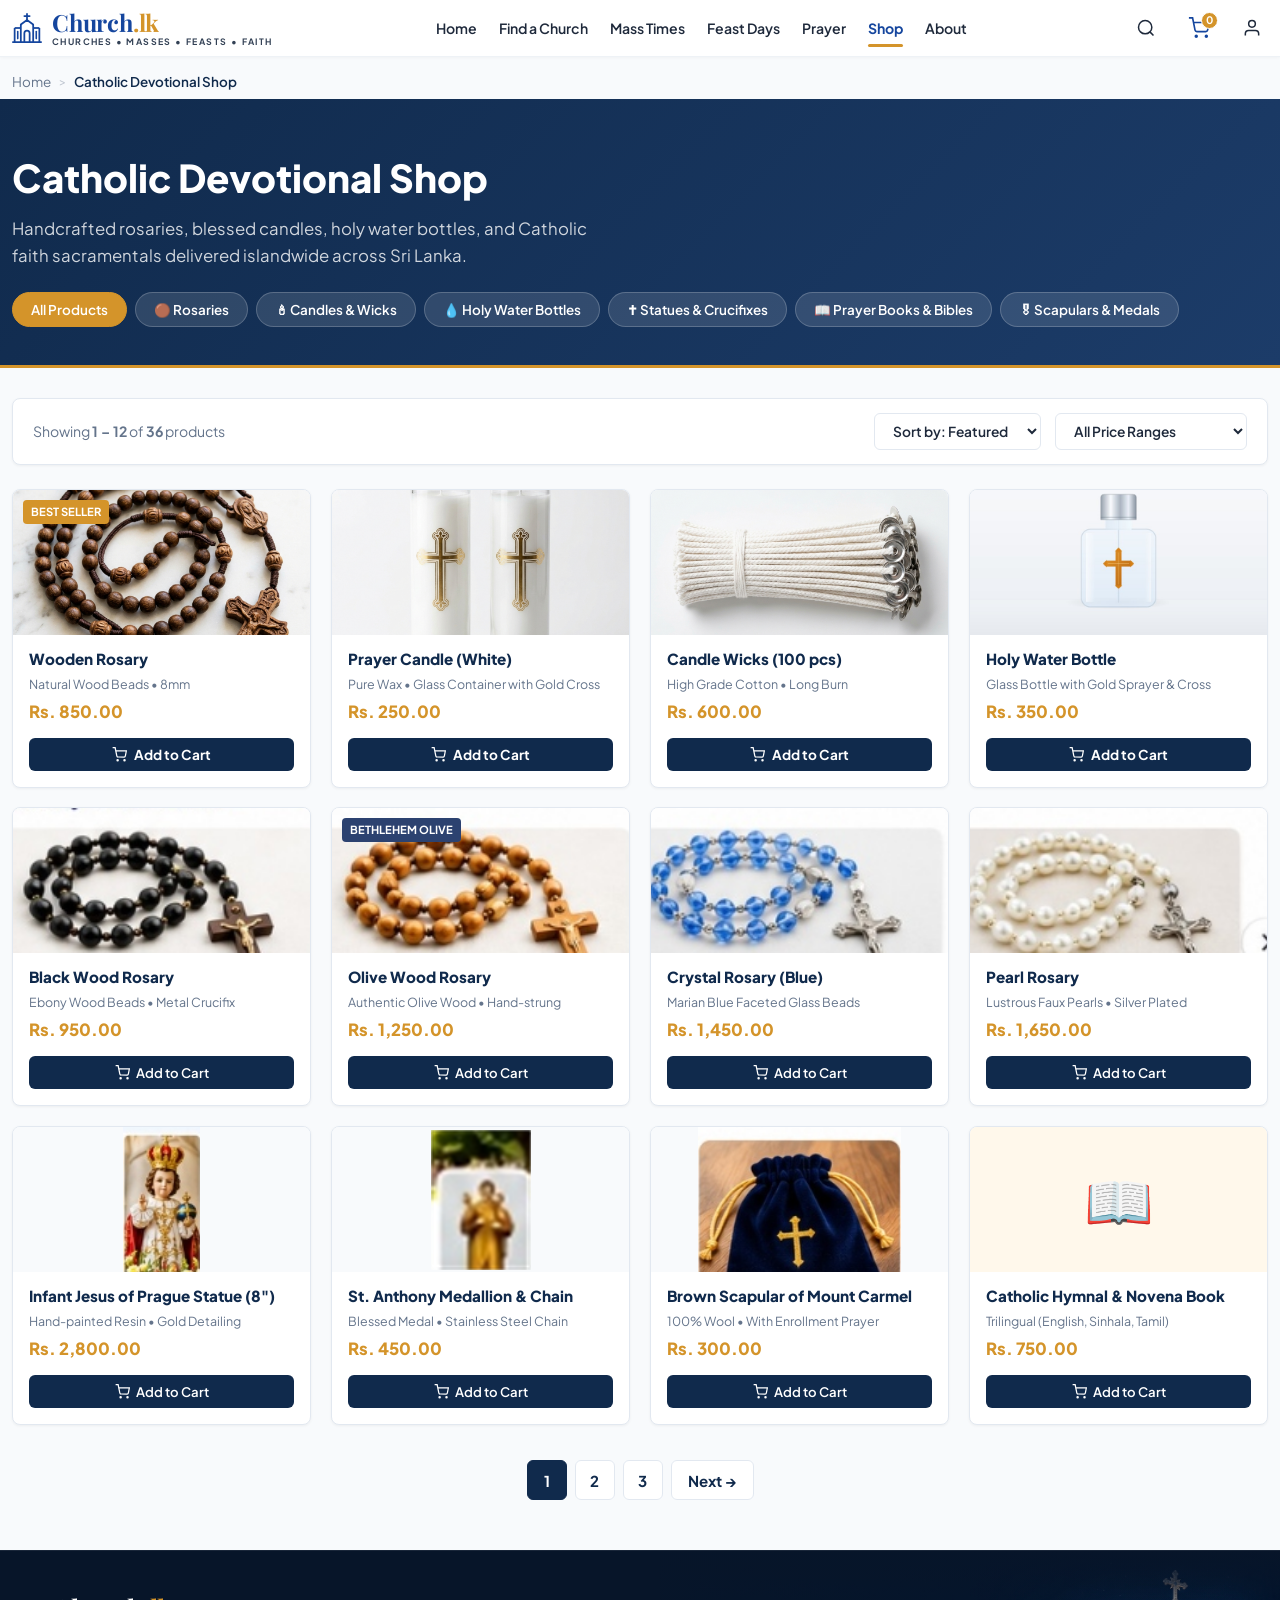
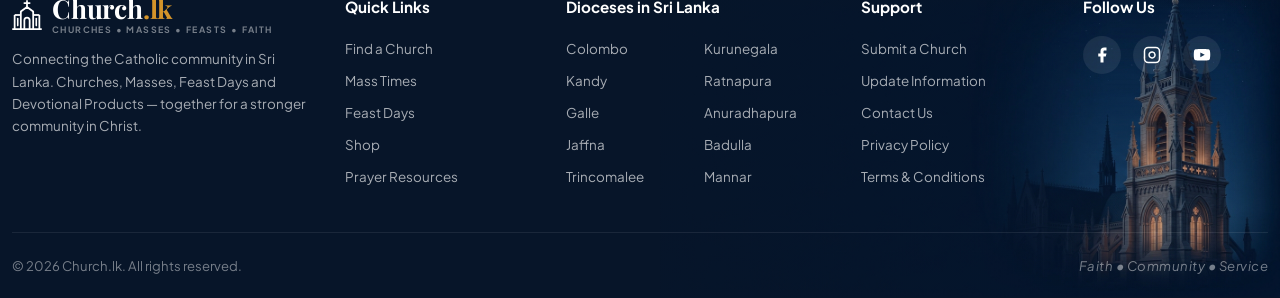
<file: shop.html>
<!DOCTYPE html>
<html lang="en">
<head>
  <meta charset="UTF-8">
  <meta name="viewport" content="width=device-width, initial-scale=1.0">
  <title>Devotional Shop — Catholic Rosaries, Candles & Sacramentals — Church.lk</title>
  <link rel="stylesheet" href="css/styles.css">
  <link rel="icon" href="data:image/svg+xml,<svg xmlns=%22http://www.w3.org/2000/svg%22 viewBox=%220 0 100 100%22><text y=%22.9em%22 font-size=%2290%22>⛪</text></svg>">
</head>
<body>

  <!-- ========================================================
       TOP NAVBAR (100% Exact to media_1793840510667_60f317f6.png)
       ======================================================== -->
  <header class="site-header">
    <div class="header-container">
      <a href="index.html" class="brand-logo">
        <div class="brand-icon-church">
          <svg width="34" height="36" viewBox="0 0 34 36" fill="none" xmlns="http://www.w3.org/2000/svg">
            <line x1="17" y1="2" x2="17" y2="9" stroke="#15469E" stroke-width="2" stroke-linecap="round"/>
            <line x1="14" y1="4.5" x2="20" y2="4.5" stroke="#15469E" stroke-width="2" stroke-linecap="round"/>
            <polyline points="10,14 17,9 24,14" stroke="#15469E" stroke-width="2" stroke-linecap="round" stroke-linejoin="round"/>
            <line x1="10" y1="14" x2="10" y2="34" stroke="#15469E" stroke-width="2"/>
            <line x1="24" y1="14" x2="24" y2="34" stroke="#15469E" stroke-width="2"/>
            <path d="M14 34V24C14 22.3431 15.3431 21 17 21C18.6569 21 20 22.3431 20 24V34" stroke="#15469E" stroke-width="2"/>
            <line x1="3" y1="18" x2="10" y2="18" stroke="#15469E" stroke-width="2"/>
            <line x1="3" y1="18" x2="3" y2="34" stroke="#15469E" stroke-width="2"/>
            <line x1="6.5" y1="22" x2="6.5" y2="30" stroke="#15469E" stroke-width="1.8" stroke-linecap="round"/>
            <line x1="24" y1="18" x2="31" y2="18" stroke="#15469E" stroke-width="2"/>
            <line x1="31" y1="18" x2="31" y2="34" stroke="#15469E" stroke-width="2"/>
            <line x1="27.5" y1="22" x2="27.5" y2="30" stroke="#15469E" stroke-width="1.8" stroke-linecap="round"/>
            <line x1="1" y1="34" x2="33" y2="34" stroke="#15469E" stroke-width="2" stroke-linecap="round"/>
          </svg>
        </div>
        <div class="brand-text-col">
          <div class="brand-title">Church<span>.lk</span></div>
          <div class="brand-tagline">CHURCHES • MASSES • FEASTS • FAITH</div>
        </div>
      </a>

      <nav>
        <ul class="nav-links">
          <li class="nav-item"><a href="index.html">Home</a></li>
          <li class="nav-item"><a href="find-a-church.html">Find a Church</a></li>
          <li class="nav-item"><a href="mass-times.html">Mass Times</a></li>
          <li class="nav-item"><a href="feast-days.html">Feast Days</a></li>
          <li class="nav-item"><a href="index.html#prayer">Prayer</a></li>
          <li class="nav-item"><a href="shop.html" class="active">Shop</a></li>
          <li class="nav-item"><a href="index.html#about">About</a></li>
        </ul>
      </nav>

      <div class="header-actions">
        <button class="action-icon-btn" title="Search"><svg width="20" height="20" viewBox="0 0 24 24" fill="none" stroke="#1E293B" stroke-width="1.8"><circle cx="11" cy="11" r="8"></circle><line x1="21" y1="21" x2="16.65" y2="16.65"></line></svg></button>
        <a href="shop.html" class="action-icon-btn cart-btn" title="Shopping Cart">
          <svg width="22" height="22" viewBox="0 0 24 24" fill="none" stroke="#15469E" stroke-width="1.8"><circle cx="9" cy="21" r="1"></circle><circle cx="20" cy="21" r="1"></circle><path d="M1 1h4l2.68 13.39a2 2 0 0 0 2 1.61h9.72a2 2 0 0 0 2-1.61L23 6H6"></path></svg>
          <span class="cart-counter">1</span>
        </a>
        <button class="action-icon-btn" title="Account"><svg width="20" height="20" viewBox="0 0 24 24" fill="none" stroke="#1E293B" stroke-width="1.8"><path d="M20 21v-2a4 4 0 0 0-4-4H8a4 4 0 0 0-4 4v2"></path><circle cx="12" cy="7" r="4"></circle></svg></button>
        <button class="mobile-menu-btn"><span></span><span></span><span></span></button>
      </div>
    </div>
  </header>

  <!-- Breadcrumbs -->
  <div class="breadcrumbs-bar">
    <div class="container">
      <ul class="breadcrumb-list">
        <li><a href="index.html">Home</a></li>
        <li class="breadcrumb-sep">&gt;</li>
        <li class="breadcrumb-current">Catholic Devotional Shop</li>
      </ul>
    </div>
  </div>

  <!-- Shop Hero Banner -->
  <section class="shop-hero-banner">
    <div class="container">
      <h1 class="shop-hero-title anim">Catholic Devotional Shop</h1>
      <p class="shop-hero-sub anim delay-1">
        Handcrafted rosaries, blessed candles, holy water bottles, and Catholic faith sacramentals delivered islandwide across Sri Lanka.
      </p>

      <div class="shop-category-chips anim delay-2">
        <button class="cat-chip active">All Products</button>
        <button class="cat-chip">🟤 Rosaries</button>
        <button class="cat-chip">🕯 Candles &amp; Wicks</button>
        <button class="cat-chip">💧 Holy Water Bottles</button>
        <button class="cat-chip">✝ Statues &amp; Crucifixes</button>
        <button class="cat-chip">📖 Prayer Books &amp; Bibles</button>
        <button class="cat-chip">🎖 Scapulars &amp; Medals</button>
      </div>
    </div>
  </section>

  <!-- Shop Main Content & Grid -->
  <main class="container">
    <div class="shop-controls-bar anim">
      <div class="shop-results-count">
        Showing <strong>1 – 12</strong> of <strong>36</strong> products
      </div>

      <div class="shop-filter-group">
        <select class="shop-select">
          <option>Sort by: Featured</option>
          <option>Price: Low to High</option>
          <option>Price: High to Low</option>
          <option>Customer Rating</option>
          <option>Newest Additions</option>
        </select>

        <select class="shop-select">
          <option>All Price Ranges</option>
          <option>Under Rs. 500</option>
          <option>Rs. 500 – Rs. 1,000</option>
          <option>Rs. 1,000 – Rs. 2,000</option>
          <option>Above Rs. 2,000</option>
        </select>
      </div>
    </div>

    <!-- Product Grid (12 Items) -->
    <div class="shop-products-grid">
      <!-- Item 1: Wooden Rosary -->
      <div class="product-card anim delay-1">
        <div style="position:relative;">
          <a href="product.html?id=wooden-rosary" class="product-card-media" title="View Wooden Rosary">
            <img src="images/shop_wooden_rosary_gemini.jpg" alt="Wooden Rosary" loading="lazy">
          </a>
          <span style="position:absolute; top:10px; left:10px; background:var(--accent-gold); color:white; font-size:0.7rem; font-weight:700; padding:3px 8px; border-radius:4px;">BEST SELLER</span>
        </div>
        <div class="product-card-body">
          <h3 class="product-card-title"><a href="product.html?id=wooden-rosary">Wooden Rosary</a></h3>
          <div style="font-size:0.78rem; color:var(--text-muted); margin-bottom:4px;">Natural Wood Beads • 8mm</div>
          <div class="product-card-price">Rs. 850.00</div>
          <div class="product-card-footer">
            <button class="btn-shop-add-cart btn-add-cart">
              <svg width="15" height="15" viewBox="0 0 24 24" fill="none" stroke="currentColor" stroke-width="2"><circle cx="9" cy="21" r="1"></circle><circle cx="20" cy="21" r="1"></circle><path d="M1 1h4l2.68 13.39a2 2 0 0 0 2 1.61h9.72a2 2 0 0 0 2-1.61L23 6H6"></path></svg>
              Add to Cart
            </button>
          </div>
        </div>
      </div>

      <!-- Item 2: Prayer Candle (White) -->
      <div class="product-card anim delay-2">
        <a href="product.html?id=prayer-candle" class="product-card-media" title="View Prayer Candle">
          <img src="images/shop_prayer_candle_gemini.jpg" alt="Prayer Candle (White)" loading="lazy">
        </a>
        <div class="product-card-body">
          <h3 class="product-card-title"><a href="product.html?id=prayer-candle">Prayer Candle (White)</a></h3>
          <div style="font-size:0.78rem; color:var(--text-muted); margin-bottom:4px;">Pure Wax • Glass Container with Gold Cross</div>
          <div class="product-card-price">Rs. 250.00</div>
          <div class="product-card-footer">
            <button class="btn-shop-add-cart btn-add-cart">
              <svg width="15" height="15" viewBox="0 0 24 24" fill="none" stroke="currentColor" stroke-width="2"><circle cx="9" cy="21" r="1"></circle><circle cx="20" cy="21" r="1"></circle><path d="M1 1h4l2.68 13.39a2 2 0 0 0 2 1.61h9.72a2 2 0 0 0 2-1.61L23 6H6"></path></svg>
              Add to Cart
            </button>
          </div>
        </div>
      </div>

      <!-- Item 3: Candle Wicks (100 pcs) -->
      <div class="product-card anim delay-3">
        <a href="product.html?id=candle-wicks" class="product-card-media" title="View Candle Wicks">
          <img src="images/shop_candle_wicks_gemini.jpg" alt="Candle Wicks (100 pcs)" loading="lazy">
        </a>
        <div class="product-card-body">
          <h3 class="product-card-title"><a href="product.html?id=candle-wicks">Candle Wicks (100 pcs)</a></h3>
          <div style="font-size:0.78rem; color:var(--text-muted); margin-bottom:4px;">High Grade Cotton • Long Burn</div>
          <div class="product-card-price">Rs. 600.00</div>
          <div class="product-card-footer">
            <button class="btn-shop-add-cart btn-add-cart">
              <svg width="15" height="15" viewBox="0 0 24 24" fill="none" stroke="currentColor" stroke-width="2"><circle cx="9" cy="21" r="1"></circle><circle cx="20" cy="21" r="1"></circle><path d="M1 1h4l2.68 13.39a2 2 0 0 0 2 1.61h9.72a2 2 0 0 0 2-1.61L23 6H6"></path></svg>
              Add to Cart
            </button>
          </div>
        </div>
      </div>

      <!-- Item 4: Holy Water Bottle -->
      <div class="product-card anim delay-4">
        <a href="product.html?id=holy-water-bottle" class="product-card-media" title="View Holy Water Bottle">
          <img src="images/shop_holy_water_gemini.jpg" alt="Holy Water Bottle" loading="lazy">
        </a>
        <div class="product-card-body">
          <h3 class="product-card-title"><a href="product.html?id=holy-water-bottle">Holy Water Bottle</a></h3>
          <div style="font-size:0.78rem; color:var(--text-muted); margin-bottom:4px;">Glass Bottle with Gold Sprayer &amp; Cross</div>
          <div class="product-card-price">Rs. 350.00</div>
          <div class="product-card-footer">
            <button class="btn-shop-add-cart btn-add-cart">
              <svg width="15" height="15" viewBox="0 0 24 24" fill="none" stroke="currentColor" stroke-width="2"><circle cx="9" cy="21" r="1"></circle><circle cx="20" cy="21" r="1"></circle><path d="M1 1h4l2.68 13.39a2 2 0 0 0 2 1.61h9.72a2 2 0 0 0 2-1.61L23 6H6"></path></svg>
              Add to Cart
            </button>
          </div>
        </div>
      </div>

      <!-- Item 5: Black Wood Rosary -->
      <div class="product-card anim delay-1">
        <a href="product.html?id=black-wood-rosary" class="product-card-media" title="View Black Wood Rosary">
          <img src="images/like_black_wood.png" alt="Black Wood Rosary" loading="lazy">
        </a>
        <div class="product-card-body">
          <h3 class="product-card-title"><a href="product.html?id=black-wood-rosary">Black Wood Rosary</a></h3>
          <div style="font-size:0.78rem; color:var(--text-muted); margin-bottom:4px;">Ebony Wood Beads • Metal Crucifix</div>
          <div class="product-card-price">Rs. 950.00</div>
          <div class="product-card-footer">
            <button class="btn-navy btn-add-cart">
              <svg width="15" height="15" viewBox="0 0 24 24" fill="none" stroke="currentColor" stroke-width="2"><circle cx="9" cy="21" r="1"></circle><circle cx="20" cy="21" r="1"></circle><path d="M1 1h4l2.68 13.39a2 2 0 0 0 2 1.61h9.72a2 2 0 0 0 2-1.61L23 6H6"></path></svg>
              Add to Cart
            </button>
          </div>
        </div>
      </div>

      <!-- Item 6: Olive Wood Rosary -->
      <div class="product-card anim delay-2">
        <div style="position:relative;">
          <a href="product.html?id=olive-wood-rosary" class="product-card-media" title="View Olive Wood Rosary">
            <img src="images/like_olive_wood.png" alt="Olive Wood Rosary" loading="lazy">
          </a>
          <span style="position:absolute; top:10px; left:10px; background:#2C4270; color:white; font-size:0.7rem; font-weight:700; padding:3px 8px; border-radius:4px;">BETHLEHEM OLIVE</span>
        </div>
        <div class="product-card-body">
          <h3 class="product-card-title"><a href="product.html?id=olive-wood-rosary">Olive Wood Rosary</a></h3>
          <div style="font-size:0.78rem; color:var(--text-muted); margin-bottom:4px;">Authentic Olive Wood • Hand-strung</div>
          <div class="product-card-price">Rs. 1,250.00</div>
          <div class="product-card-footer">
            <button class="btn-navy btn-add-cart">
              <svg width="15" height="15" viewBox="0 0 24 24" fill="none" stroke="currentColor" stroke-width="2"><circle cx="9" cy="21" r="1"></circle><circle cx="20" cy="21" r="1"></circle><path d="M1 1h4l2.68 13.39a2 2 0 0 0 2 1.61h9.72a2 2 0 0 0 2-1.61L23 6H6"></path></svg>
              Add to Cart
            </button>
          </div>
        </div>
      </div>

      <!-- Item 7: Crystal Rosary (Blue) -->
      <div class="product-card anim delay-3">
        <a href="product.html?id=crystal-rosary-blue" class="product-card-media" title="View Crystal Rosary">
          <img src="images/like_crystal_blue.png" alt="Crystal Rosary (Blue)" loading="lazy">
        </a>
        <div class="product-card-body">
          <h3 class="product-card-title"><a href="product.html?id=crystal-rosary-blue">Crystal Rosary (Blue)</a></h3>
          <div style="font-size:0.78rem; color:var(--text-muted); margin-bottom:4px;">Marian Blue Faceted Glass Beads</div>
          <div class="product-card-price">Rs. 1,450.00</div>
          <div class="product-card-footer">
            <button class="btn-navy btn-add-cart">
              <svg width="15" height="15" viewBox="0 0 24 24" fill="none" stroke="currentColor" stroke-width="2"><circle cx="9" cy="21" r="1"></circle><circle cx="20" cy="21" r="1"></circle><path d="M1 1h4l2.68 13.39a2 2 0 0 0 2 1.61h9.72a2 2 0 0 0 2-1.61L23 6H6"></path></svg>
              Add to Cart
            </button>
          </div>
        </div>
      </div>

      <!-- Item 8: Pearl Rosary -->
      <div class="product-card anim delay-4">
        <a href="product.html?id=pearl-rosary" class="product-card-media" title="View Pearl Rosary">
          <img src="images/like_pearl.png" alt="Pearl Rosary" loading="lazy">
        </a>
        <div class="product-card-body">
          <h3 class="product-card-title"><a href="product.html?id=pearl-rosary">Pearl Rosary</a></h3>
          <div style="font-size:0.78rem; color:var(--text-muted); margin-bottom:4px;">Lustrous Faux Pearls • Silver Plated</div>
          <div class="product-card-price">Rs. 1,650.00</div>
          <div class="product-card-footer">
            <button class="btn-navy btn-add-cart">
              <svg width="15" height="15" viewBox="0 0 24 24" fill="none" stroke="currentColor" stroke-width="2"><circle cx="9" cy="21" r="1"></circle><circle cx="20" cy="21" r="1"></circle><path d="M1 1h4l2.68 13.39a2 2 0 0 0 2 1.61h9.72a2 2 0 0 0 2-1.61L23 6H6"></path></svg>
              Add to Cart
            </button>
          </div>
        </div>
      </div>

      <!-- Item 9: Infant Jesus of Prague Statue -->
      <div class="product-card anim delay-1">
        <div class="product-card-media" style="padding:10px;">
          <a href="product.html?id=infant-jesus-statue" title="View Infant Jesus Statue">
            <img src="images/holy_rosary_at_glance_statue.png" alt="Infant Jesus of Prague Statue" loading="lazy" style="height:155px; width:auto; object-fit:contain;">
          </a>
        </div>
        <div class="product-card-body">
          <h3 class="product-card-title"><a href="product.html?id=infant-jesus-statue">Infant Jesus of Prague Statue (8")</a></h3>
          <div style="font-size:0.78rem; color:var(--text-muted); margin-bottom:4px;">Hand-painted Resin • Gold Detailing</div>
          <div class="product-card-price">Rs. 2,800.00</div>
          <div class="product-card-footer">
            <button class="btn-navy btn-add-cart">
              <svg width="15" height="15" viewBox="0 0 24 24" fill="none" stroke="currentColor" stroke-width="2"><circle cx="9" cy="21" r="1"></circle><circle cx="20" cy="21" r="1"></circle><path d="M1 1h4l2.68 13.39a2 2 0 0 0 2 1.61h9.72a2 2 0 0 0 2-1.61L23 6H6"></path></svg>
              Add to Cart
            </button>
          </div>
        </div>
      </div>

      <!-- Item 10: St. Anthony Bronze Medallion -->
      <div class="product-card anim delay-2">
        <div class="product-card-media" style="padding:10px;">
          <a href="product.html?id=st-anthony-medallion" title="View St. Anthony Medallion">
            <img src="images/saint_stanthony_badge.png" alt="St. Anthony Bronze Medallion" loading="lazy" style="height:140px; width:auto; object-fit:contain;">
          </a>
        </div>
        <div class="product-card-body">
          <h3 class="product-card-title"><a href="product.html?id=st-anthony-medallion">St. Anthony Medallion &amp; Chain</a></h3>
          <div style="font-size:0.78rem; color:var(--text-muted); margin-bottom:4px;">Blessed Medal • Stainless Steel Chain</div>
          <div class="product-card-price">Rs. 450.00</div>
          <div class="product-card-footer">
            <button class="btn-navy btn-add-cart">
              <svg width="15" height="15" viewBox="0 0 24 24" fill="none" stroke="currentColor" stroke-width="2"><circle cx="9" cy="21" r="1"></circle><circle cx="20" cy="21" r="1"></circle><path d="M1 1h4l2.68 13.39a2 2 0 0 0 2 1.61h9.72a2 2 0 0 0 2-1.61L23 6H6"></path></svg>
              Add to Cart
            </button>
          </div>
        </div>
      </div>

      <!-- Item 11: Brown Scapular of Mount Carmel -->
      <div class="product-card anim delay-3">
        <div class="product-card-media" style="padding:10px;">
          <a href="product.html?id=brown-scapular" title="View Brown Scapular">
            <img src="images/prod_velvet_pouch.png" alt="Brown Scapular" loading="lazy" style="height:150px; width:auto; object-fit:contain;">
          </a>
        </div>
        <div class="product-card-body">
          <h3 class="product-card-title"><a href="product.html?id=brown-scapular">Brown Scapular of Mount Carmel</a></h3>
          <div style="font-size:0.78rem; color:var(--text-muted); margin-bottom:4px;">100% Wool • With Enrollment Prayer</div>
          <div class="product-card-price">Rs. 300.00</div>
          <div class="product-card-footer">
            <button class="btn-navy btn-add-cart">
              <svg width="15" height="15" viewBox="0 0 24 24" fill="none" stroke="currentColor" stroke-width="2"><circle cx="9" cy="21" r="1"></circle><circle cx="20" cy="21" r="1"></circle><path d="M1 1h4l2.68 13.39a2 2 0 0 0 2 1.61h9.72a2 2 0 0 0 2-1.61L23 6H6"></path></svg>
              Add to Cart
            </button>
          </div>
        </div>
      </div>

      <!-- Item 12: Catholic Hymnal & Novena Prayer Book -->
      <div class="product-card anim delay-4">
        <div class="product-card-media" style="background:#FFF8EB; display:flex; align-items:center; justify-content:center;">
          <a href="product.html?id=hymnal-novena-book" title="View Catholic Hymnal" style="display:flex; align-items:center; justify-content:center; width:100%; height:100%; text-decoration:none;">
            <div style="font-size:3.5rem;">📖</div>
          </a>
        </div>
        <div class="product-card-body">
          <h3 class="product-card-title"><a href="product.html?id=hymnal-novena-book">Catholic Hymnal &amp; Novena Book</a></h3>
          <div style="font-size:0.78rem; color:var(--text-muted); margin-bottom:4px;">Trilingual (English, Sinhala, Tamil)</div>
          <div class="product-card-price">Rs. 750.00</div>
          <div class="product-card-footer">
            <button class="btn-navy btn-add-cart">
              <svg width="15" height="15" viewBox="0 0 24 24" fill="none" stroke="currentColor" stroke-width="2"><circle cx="9" cy="21" r="1"></circle><circle cx="20" cy="21" r="1"></circle><path d="M1 1h4l2.68 13.39a2 2 0 0 0 2 1.61h9.72a2 2 0 0 0 2-1.61L23 6H6"></path></svg>
              Add to Cart
            </button>
          </div>
        </div>
      </div>
    </div>

    <!-- Pagination -->
    <div class="pagination-strip anim">
      <button class="page-num-btn active">1</button>
      <button class="page-num-btn">2</button>
      <button class="page-num-btn">3</button>
      <button class="page-num-btn" style="width:auto; padding:0 16px;">Next &rarr;</button>
    </div>
  </main>

  <!-- Site Footer -->
  <footer class="site-footer">
    <div class="container">
      <div class="footer-main-grid">
        <div class="footer-brand-col">
          <a href="index.html" class="brand-logo" style="margin-bottom: 8px;">
            <div class="brand-icon-church">
              <svg width="34" height="36" viewBox="0 0 34 36" fill="none" xmlns="http://www.w3.org/2000/svg">
                <line x1="17" y1="2" x2="17" y2="9" stroke="#FFFFFF" stroke-width="2" stroke-linecap="round"/>
                <line x1="14" y1="4.5" x2="20" y2="4.5" stroke="#FFFFFF" stroke-width="2" stroke-linecap="round"/>
                <polyline points="10,14 17,9 24,14" stroke="#FFFFFF" stroke-width="2" stroke-linecap="round" stroke-linejoin="round"/>
                <line x1="10" y1="14" x2="10" y2="34" stroke="#FFFFFF" stroke-width="2"/>
                <line x1="24" y1="14" x2="24" y2="34" stroke="#FFFFFF" stroke-width="2"/>
                <path d="M14 34V24C14 22.3431 15.3431 21 17 21C18.6569 21 20 22.3431 20 24V34" stroke="#FFFFFF" stroke-width="2"/>
                <line x1="3" y1="18" x2="10" y2="18" stroke="#FFFFFF" stroke-width="2"/>
                <line x1="3" y1="18" x2="3" y2="34" stroke="#FFFFFF" stroke-width="2"/>
                <line x1="6.5" y1="22" x2="6.5" y2="30" stroke="#FFFFFF" stroke-width="1.8" stroke-linecap="round"/>
                <line x1="24" y1="18" x2="31" y2="18" stroke="#FFFFFF" stroke-width="2"/>
                <line x1="31" y1="18" x2="31" y2="34" stroke="#FFFFFF" stroke-width="2"/>
                <line x1="27.5" y1="22" x2="27.5" y2="30" stroke="#FFFFFF" stroke-width="1.8" stroke-linecap="round"/>
                <line x1="1" y1="34" x2="33" y2="34" stroke="#FFFFFF" stroke-width="2" stroke-linecap="round"/>
              </svg>
            </div>
            <div class="brand-text-col">
              <div class="brand-title" style="color:white;">Church<span>.lk</span></div>
              <div class="brand-tagline" style="color:rgba(255,255,255,0.45);">CHURCHES • MASSES • FEASTS • FAITH</div>
            </div>
          </a>
          <p class="footer-mission-text">Connecting the Catholic community in Sri Lanka. Churches, Masses, Feast Days and Devotional Products — together for a stronger community in Christ.</p>
        </div>

        <div>
          <h4 class="footer-col-title">Quick Links</h4>
          <ul class="footer-nav-list">
            <li><a href="find-a-church.html">Find a Church</a></li>
            <li><a href="mass-times.html">Mass Times</a></li>
            <li><a href="feast-days.html">Feast Days</a></li>
            <li><a href="shop.html">Shop</a></li>
            <li><a href="index.html#prayer">Prayer Resources</a></li>
          </ul>
        </div>

        <div>
          <h4 class="footer-col-title">Dioceses in Sri Lanka</h4>
          <div style="display:grid; grid-template-columns:1fr 1fr; gap:6px 16px;">
            <ul class="footer-nav-list">
              <li><a href="find-a-church.html">Colombo</a></li>
              <li><a href="find-a-church.html">Kandy</a></li>
              <li><a href="find-a-church.html">Galle</a></li>
              <li><a href="find-a-church.html">Jaffna</a></li>
              <li><a href="find-a-church.html">Trincomalee</a></li>
            </ul>
            <ul class="footer-nav-list">
              <li><a href="find-a-church.html">Kurunegala</a></li>
              <li><a href="find-a-church.html">Ratnapura</a></li>
              <li><a href="find-a-church.html">Anuradhapura</a></li>
              <li><a href="find-a-church.html">Badulla</a></li>
              <li><a href="find-a-church.html">Mannar</a></li>
            </ul>
          </div>
        </div>

        <div>
          <h4 class="footer-col-title">Support</h4>
          <ul class="footer-nav-list">
            <li><a href="#">Submit a Church</a></li>
            <li><a href="#">Update Information</a></li>
            <li><a href="#">Contact Us</a></li>
            <li><a href="#">Privacy Policy</a></li>
            <li><a href="#">Terms & Conditions</a></li>
          </ul>
        </div>

        <div>
          <h4 class="footer-col-title">Follow Us</h4>
          <div class="footer-social-row">
            <a href="#" class="social-circle-btn" aria-label="Facebook"><svg viewBox="0 0 24 24" fill="currentColor"><path d="M18 2h-3a5 5 0 0 0-5 5v3H7v4h3v8h4v-8h3l1-4h-4V7a1 1 0 0 1 1-1h3z"/></svg></a>
            <a href="#" class="social-circle-btn" aria-label="Instagram"><svg viewBox="0 0 24 24" fill="none" stroke="currentColor" stroke-width="2"><rect x="2" y="2" width="20" height="20" rx="5" ry="5"></rect><path d="M16 11.37A4 4 0 1 1 12.63 8 4 4 0 0 1 16 11.37z"></path><line x1="17.5" y1="6.5" x2="17.51" y2="6.5"></line></svg></a>
            <a href="#" class="social-circle-btn" aria-label="YouTube"><svg viewBox="0 0 24 24" fill="currentColor"><path d="M22.54 6.42a2.78 2.78 0 0 0-1.94-2C18.88 4 12 4 12 4s-6.88 0-8.6.46a2.78 2.78 0 0 0-1.94 2A29 29 0 0 0 1 11.75a29 29 0 0 0 .46 5.33A2.78 2.78 0 0 0 3.4 19c1.72.46 8.6.46 8.6.46s6.88 0 8.6-.46a2.78 2.78 0 0 0 1.94-2 29 29 0 0 0 .46-5.25 29 29 0 0 0-.46-5.33zM9.75 15.02V8.53l5.9 3.25-5.9 3.24z"/></svg></a>
          </div>
        </div>
      </div>

      <div class="footer-bottom-bar">
        <div class="footer-bottom-flex">
          <div>© 2026 Church.lk. All rights reserved.</div>
          <div class="spiritual-motto">Faith • Community • Service</div>
        </div>
      </div>
    </div>
  </footer>

  <script src="js/products-data.js"></script>
  <script src="js/main.js"></script>
</body>
</html>
</file>
<file: css/styles.css>
﻿/* ========================================================
   Church.lk Prototype — 100% Exact Client UI Stylesheet
   Pixel-Perfect Matching with User Uploaded Screenshots
   ======================================================== */

@import url('https://fonts.googleapis.com/css2?family=Plus+Jakarta+Sans:wght@400;500;600;700;800&family=Playfair+Display:ital,wght@0,600;0,700;0,800;1,600&display=swap');

:root {
  --primary-blue: #15469E;      /* Royal Catholic Blue for Logo and Active Nav */
  --primary-navy: #102A4C;      /* Deep Navy for Headings and Footer */
  --primary-dark: #0A1B30;      /* Deep Dark Blue for Footers */
  --accent-gold: #D4942A;       /* Church Gold (.lk, active underline, badges) */
  --accent-button: #B66B07;     /* Search Churches button color matching exact upload */
  --accent-hover: #A05C04;
  --text-dark: #1E293B;         /* Body Headings & Nav text */
  --text-body: #334155;         /* Body paragraph text */
  --text-muted: #64748B;        /* Secondary and subtitles */
  --border-light: #E2E8F0;      /* Crisp card & divider borders */
  --border-subtle: #EEF2F6;     /* Nav bottom border */
  --bg-page: #F8FAFC;           /* Clean background */
  --white: #FFFFFF;
  --red-time: #B91C1C;          /* Red for Mass Times */
  
  --radius-xs: 4px;
  --radius-sm: 6px;
  --radius-md: 8px;
  --radius-lg: 12px;
  --radius-full: 9999px;
  
  --shadow-sm: 0 1px 3px rgba(0, 0, 0, 0.05);
  --shadow-md: 0 4px 14px rgba(16, 42, 76, 0.08);
  --shadow-lg: 0 10px 25px rgba(16, 42, 76, 0.12);
  --shadow-float: 0 8px 30px rgba(16, 42, 76, 0.09);
  
  --font-main: 'Plus Jakarta Sans', -apple-system, BlinkMacSystemFont, 'Segoe UI', Roboto, sans-serif;
  --font-serif: 'Playfair Display', Georgia, serif;
  --transition: all 0.2s ease-in-out;
}

/* Base Reset */
*, *::before, *::after {
  margin: 0;
  padding: 0;
  box-sizing: border-box;
}

html {
  scroll-behavior: smooth;
  -webkit-font-smoothing: antialiased;
}

body {
  font-family: var(--font-main);
  background-color: var(--bg-page);
  color: var(--text-body);
  line-height: 1.6;
  font-size: 15px;
  overflow-x: hidden;
}

a {
  text-decoration: none;
  color: inherit;
  transition: var(--transition);
}

img {
  max-width: 100%;
  height: auto;
  display: block;
}

button, input, select, textarea {
  font-family: inherit;
  font-size: inherit;
  outline: none;
}

/* Layout Container */
.container {
  width: 100%;
  max-width: 1360px;
  margin: 0 auto;
  padding: 0 12px;
}

/* ========================================================
   1. NAVBAR — 100% MATCHING media_1793840510667_60f317f6.png
   ======================================================== */
.site-header {
  background: var(--white);
  border-bottom: 1px solid var(--border-subtle);
  position: sticky;
  top: 0;
  z-index: 1000;
  box-shadow: 0 1px 3px rgba(0, 0, 0, 0.03);
}

.header-container {
  display: flex;
  align-items: center;
  justify-content: space-between;
  height: 56px;
  max-width: 1360px;
  margin: 0 auto;
  padding: 0 12px;
}

/* Exact Logo */
.brand-logo {
  display: flex;
  align-items: center;
  gap: 10px;
  text-decoration: none;
}

.brand-icon-church {
  width: 30px;
  height: 34px;
  flex-shrink: 0;
  display: flex;
  align-items: center;
  justify-content: center;
}

.brand-text-col {
  display: flex;
  flex-direction: column;
  line-height: 1.05;
}

.brand-title {
  font-family: var(--font-serif);
  font-size: 1.48rem;
  font-weight: 700;
  color: var(--primary-blue);
  letter-spacing: -0.2px;
}

.brand-title span {
  color: var(--accent-gold);
}

.brand-tagline {
  font-size: 0.55rem;
  font-weight: 700;
  letter-spacing: 1.4px;
  color: #334155;
  text-transform: uppercase;
  margin-top: 2px;
}

/* Nav Menu Items */
.nav-links {
  display: flex;
  align-items: center;
  gap: 22px;
  list-style: none;
  margin: 0;
  padding: 0;
}

.nav-item a {
  display: inline-block;
  font-size: 0.88rem;
  font-weight: 600;
  color: var(--text-dark);
  padding: 6px 0;
  position: relative;
  transition: color 0.2s ease;
}

.nav-item a:hover {
  color: var(--primary-blue);
}

/* Active Nav Link with Gold Underline */
.nav-item a.active {
  color: var(--primary-blue);
  font-weight: 700;
}

.nav-item a.active::after {
  content: '';
  position: absolute;
  bottom: -2px;
  left: 0;
  right: 0;
  height: 3.5px;
  background: var(--accent-gold);
  border-radius: 2px;
}

/* Right Action Icons */
.header-actions {
  display: flex;
  align-items: center;
  gap: 20px;
}

.action-icon-btn {
  background: transparent;
  border: none;
  cursor: pointer;
  padding: 6px;
  display: flex;
  align-items: center;
  justify-content: center;
  color: var(--text-dark);
  position: relative;
  transition: opacity 0.2s ease;
}

.action-icon-btn:hover {
  opacity: 0.75;
}

.action-icon-btn.cart-btn {
  color: var(--primary-blue);
}

.cart-counter {
  position: absolute;
  top: 1px;
  right: -2px;
  background: var(--accent-gold);
  color: #FFFFFF;
  font-size: 0.65rem;
  font-weight: 700;
  width: 17px;
  height: 17px;
  border-radius: 50%;
  display: flex;
  align-items: center;
  justify-content: center;
  border: 1.5px solid #FFFFFF;
}

.mobile-menu-btn {
  display: none;
  flex-direction: column;
  gap: 5px;
  background: none;
  border: none;
  cursor: pointer;
  padding: 4px;
}

.mobile-menu-btn span {
  width: 24px;
  height: 2px;
  background: var(--primary-navy);
  border-radius: 2px;
}

/* ========================================================
   2. HERO SECTION — 100% MATCHING media_1793840588248_f204ca8b.png
   ======================================================== */
.hero-home-exact {
  position: relative;
  width: 100%;
  background: #FFFFFF;
  padding-top: 10px;
  overflow: visible;
}

/* Scenic Banner with Real HTML Text on Top of Background */
.hero-scenic-container {
  width: 100%;
  max-width: 1360px;
  margin: 0 auto;
  position: relative;
  padding: 0 12px;
}

.hero-scenic-banner {
  position: relative;
  width: 100%;
  height: 275px;
  max-height: 285px;
  border-radius: 8px;
  overflow: hidden;
  box-shadow: 0 3px 14px rgba(0, 0, 0, 0.05);
  background: #E8F2FA;
}

.hero-scenic-bg {
  width: 100%;
  height: 100%;
  object-fit: cover;
  object-position: right center;
  display: block;
}

.hero-text-overlay {
  position: absolute;
  top: 11%;
  left: 4%;
  max-width: 44%;
  z-index: 2;
  pointer-events: auto;
}

.hero-heading-main {
  font-family: var(--font-serif);
  font-size: clamp(1.2rem, 2.1vw, 2.05rem);
  font-weight: 800;
  color: #0F2744;
  line-height: 1.15;
  letter-spacing: -0.3px;
  margin-bottom: 6px;
}

.hero-para-main {
  font-family: var(--font-main);
  font-size: clamp(0.68rem, 0.9vw, 0.84rem);
  font-weight: 500;
  color: #1A365D;
  line-height: 1.36;
}

/* Fallback / legacy support */
.hero-banner-image-wrap {
  position: relative;
  width: 100%;
  border-radius: var(--radius-md);
  overflow: hidden;
}

.hero-banner-image-wrap img {
  width: 100%;
  height: auto;
  display: block;
}

/* Search Bar floating overlap */
.hero-search-container {
  max-width: 1260px;
  margin: -24px auto 0;
  padding: 0 12px;
  position: relative;
  z-index: 10;
}

.search-filter-card-exact {
  background: #FFFFFF;
  border-radius: 8px;
  border: 1px solid #D5E1ED;
  box-shadow: 0 4px 18px rgba(10, 35, 65, 0.08);
  padding: 6px 12px;
  display: grid;
  grid-template-columns: 1.1fr 1.1fr 1fr 1fr auto;
  gap: 6px;
  align-items: center;
}

.filter-col-item {
  display: flex;
  align-items: center;
  gap: 8px;
  padding: 2px 10px;
  border-right: 1px solid #E2E8F0;
}

.filter-col-item:nth-child(4) {
  border-right: none;
}

.filter-col-icon {
  width: 18px;
  height: 18px;
  color: var(--primary-blue);
  flex-shrink: 0;
}

.filter-col-content {
  display: flex;
  flex-direction: column;
  flex: 1;
  min-width: 0;
}

.filter-col-label {
  font-size: 0.68rem;
  font-weight: 700;
  color: var(--primary-navy);
  line-height: 1;
  margin-bottom: 2px;
}

.filter-col-select {
  border: none;
  background: transparent;
  font-size: 0.82rem;
  font-weight: 600;
  color: var(--text-body);
  cursor: pointer;
  padding: 0;
  width: 100%;
}

.btn-search-exact {
  background: #B46A14;
  color: #FFFFFF;
  border: none;
  border-radius: 6px;
  padding: 9px 18px;
  font-size: 0.86rem;
  font-weight: 700;
  display: inline-flex;
  align-items: center;
  gap: 6px;
  cursor: pointer;
  white-space: nowrap;
  transition: var(--transition);
  box-shadow: 0 2px 6px rgba(180, 106, 20, 0.25);
}

.btn-search-exact:hover {
  background: #9B5A0E;
  box-shadow: 0 4px 12px rgba(180, 106, 20, 0.35);
}

/* Features Quick Strip directly below search */
.features-strip-exact {
  background: #FFFFFF;
  border-bottom: 1px solid var(--border-light);
  margin-top: 10px;
  padding: 8px 0;
}

.features-grid-exact {
  max-width: 1360px;
  margin: 0 auto;
  padding: 0 12px;
  display: grid;
  grid-template-columns: repeat(5, 1fr);
  align-items: center;
}

.feature-cell {
  display: flex;
  align-items: center;
  gap: 10px;
  padding: 3px 12px;
  border-right: 1px solid var(--border-light);
  text-decoration: none;
  transition: opacity 0.2s ease;
}

.feature-cell:last-child {
  border-right: none;
}

.feature-cell:hover {
  opacity: 0.85;
}

.feature-cell-icon {
  width: 32px;
  height: 32px;
  flex-shrink: 0;
  display: flex;
  align-items: center;
  justify-content: center;
}

.feature-cell-icon svg {
  width: 28px;
  height: 28px;
  stroke: var(--primary-blue);
}

.feature-cell.shop-cell .feature-cell-icon svg {
  stroke: var(--accent-button);
}

.feature-cell-texts {
  display: flex;
  flex-direction: column;
}

.feature-cell-title {
  font-size: 0.86rem;
  font-weight: 800;
  color: var(--primary-navy);
  line-height: 1.2;
}

.feature-cell-desc {
  font-size: 0.72rem;
  color: var(--text-muted);
  line-height: 1.2;
  margin-top: 2px;
}

/* ========================================================
   SECTIONS & HEADINGS
   ======================================================== */
.section {
  padding: 24px 0 32px;
}

.section-header-flex {
  display: flex;
  align-items: center;
  justify-content: space-between;
  margin-bottom: 22px;
}

.section-heading-decorated {
  display: flex;
  align-items: center;
  gap: 12px;
  font-size: 1.45rem;
  font-weight: 800;
  color: var(--primary-navy);
}

.section-heading-decorated .dec-line {
  display: inline-block;
  width: 50px;
  height: 2.5px;
  background: var(--accent-gold);
  border-radius: 2px;
}

.view-all-link {
  font-size: 0.88rem;
  font-weight: 700;
  color: var(--primary-navy);
  display: inline-flex;
  align-items: center;
  gap: 6px;
  padding: 6px 14px;
  border: 1px solid var(--border-light);
  border-radius: var(--radius-sm);
  background: white;
  transition: var(--transition);
}

.view-all-link:hover {
  border-color: var(--accent-gold);
  color: var(--accent-gold);
  box-shadow: var(--shadow-sm);
}

/* ========================================================
   CHURCH CARDS (Churches Near You)
   ======================================================== */
.churches-grid {
  display: grid;
  grid-template-columns: repeat(3, 1fr);
  gap: 22px;
}

.church-card {
  background: white;
  border-radius: var(--radius-md);
  border: 1px solid var(--border-light);
  box-shadow: var(--shadow-sm);
  overflow: hidden;
  display: flex;
  flex-direction: column;
  transition: var(--transition);
}

.church-card:hover {
  transform: translateY(-4px);
  box-shadow: var(--shadow-lg);
  border-color: #F1D49B;
}

.church-card-media {
  position: relative;
  height: 180px;
  overflow: hidden;
  background: #cbd5e1;
}

.church-card-media img {
  width: 100%;
  height: 100%;
  object-fit: cover;
  transition: transform 0.5s ease;
}

.church-card:hover .church-card-media img {
  transform: scale(1.05);
}

.distance-badge {
  position: absolute;
  top: 12px;
  right: 12px;
  background: rgba(255, 255, 255, 0.94);
  backdrop-filter: blur(4px);
  color: var(--primary-navy);
  font-size: 0.74rem;
  font-weight: 700;
  padding: 4px 10px;
  border-radius: var(--radius-full);
}

.church-card-body {
  padding: 16px 18px 18px;
  display: flex;
  flex-direction: column;
  flex: 1;
}

.church-card-header-row {
  display: flex;
  align-items: flex-start;
  justify-content: space-between;
  gap: 10px;
  margin-bottom: 12px;
}

.church-name-col {
  flex: 1;
  min-width: 0;
}

.patron-thumbnail {
  width: 44px;
  height: 56px;
  border-radius: 6px;
  border: 1.5px solid #DCE6F1;
  overflow: hidden;
  box-shadow: 0 2px 6px rgba(10, 35, 65, 0.08);
  background: #FFFFFF;
  flex-shrink: 0;
}

.patron-thumbnail img {
  width: 100%;
  height: 100%;
  object-fit: cover;
  display: block;
}

.church-name {
  font-size: 1.15rem;
  font-weight: 800;
  color: var(--primary-navy);
  margin-bottom: 4px;
  line-height: 1.25;
}

.church-location {
  font-size: 0.82rem;
  color: var(--text-muted);
  display: flex;
  align-items: center;
  gap: 4px;
  margin-bottom: 0;
}

.church-meta-box {
  background: var(--bg-page);
  border-radius: var(--radius-sm);
  padding: 10px 12px;
  margin-bottom: 14px;
  display: grid;
  grid-template-columns: 1.35fr 1fr;
  gap: 8px;
  align-items: start;
}

.meta-col-mass, .meta-col-feast {
  display: flex;
  flex-direction: column;
}

.meta-header {
  display: flex;
  align-items: center;
  gap: 5px;
  font-size: 0.76rem;
  font-weight: 700;
  color: var(--primary-navy);
  margin-bottom: 4px;
}

.meta-header svg {
  color: #64748B;
  flex-shrink: 0;
}

.meta-time-text {
  font-size: 0.73rem;
  color: var(--text-body);
  line-height: 1.36;
}

.meta-time-text strong {
  color: #1E293B;
  font-weight: 600;
}

.meta-feast-date {
  font-size: 0.78rem;
  font-weight: 600;
  color: var(--text-body);
  margin-top: 1px;
}

/* Fallback */
.church-meta-block {
  background: var(--bg-page);
  border-radius: var(--radius-sm);
  padding: 10px 12px;
  margin-bottom: 14px;
  font-size: 0.8rem;
}

.church-meta-row {
  display: flex;
  align-items: flex-start;
  gap: 8px;
  margin-bottom: 6px;
}

.church-meta-row:last-child {
  margin-bottom: 0;
}

.church-meta-label {
  font-weight: 700;
  color: var(--primary-navy);
  min-width: 80px;
}

.church-meta-val {
  color: var(--text-body);
}

.church-card-footer {
  margin-top: auto;
  padding-top: 10px;
}

.btn-outline-gold {
  background: transparent;
  border: 1.5px solid var(--accent-gold);
  color: var(--accent-gold);
  padding: 6px 14px;
  border-radius: var(--radius-sm);
  font-size: 0.82rem;
  font-weight: 600;
  display: inline-flex;
  align-items: center;
  justify-content: center;
  gap: 6px;
  transition: var(--transition);
}

.btn-outline-gold:hover {
  background: var(--accent-gold);
  color: white;
}

/* ========================================================
   DAILY CATHOLIC NEWS (Exact Match to media_1793857358606_2df5fd70.jpg)
   ======================================================== */
.news-banner-card {
  background: #FFFFFF;
  border: 1px solid #D5E0EB;
  border-radius: 12px;
  overflow: hidden;
  box-shadow: 0 2px 8px rgba(10, 35, 65, 0.05);
  padding: 0;
  color: var(--text-body);
}

.news-banner-header {
  background: linear-gradient(90deg, #073461 0%, #0E487C 50%, #155B97 100%);
  padding: 10px 18px;
  display: flex;
  align-items: center;
  justify-content: space-between;
  margin-bottom: 0;
}

.news-heading {
  display: flex;
  align-items: center;
  gap: 10px;
  font-family: 'Cinzel', 'Playfair Display', Georgia, 'Times New Roman', serif;
  font-size: 1.22rem;
  font-weight: 700;
  color: #FFFFFF;
  letter-spacing: 0.2px;
  margin: 0;
}

.news-header-icon {
  width: 24px;
  height: 24px;
  display: flex;
  align-items: center;
  justify-content: center;
  color: #FFFFFF;
  flex-shrink: 0;
}

.news-link-btn {
  font-size: 0.76rem;
  font-weight: 700;
  color: #0A2647;
  padding: 5px 13px;
  border: 1px solid #D6B265;
  border-radius: 6px;
  background: #FFFDF8;
  display: inline-flex;
  align-items: center;
  gap: 4px;
  text-decoration: none;
  box-shadow: 0 1px 3px rgba(0, 0, 0, 0.06);
  transition: var(--transition);
}

.news-link-btn .btn-arrow {
  color: #A36A18;
  font-weight: 800;
  font-size: 0.82rem;
  transition: transform 0.2s ease;
}

.news-link-btn:hover {
  background: #FFFFFF;
  border-color: #B8860B;
  color: var(--primary-navy);
}

.news-link-btn:hover .btn-arrow {
  transform: translateX(3px);
}

.news-grid {
  display: grid;
  grid-template-columns: repeat(3, 1fr);
  gap: 12px;
  padding: 12px 14px;
  background: #F7FAFC;
}

.news-item {
  background: #FFFFFF;
  color: var(--text-body);
  border: 1px solid #E1E8F0;
  border-radius: 8px;
  overflow: hidden;
  display: flex;
  flex-direction: row;
  align-items: stretch;
  gap: 12px;
  padding: 10px;
  transition: transform 0.2s ease, box-shadow 0.2s ease, border-color 0.2s ease;
  box-shadow: 0 1px 3px rgba(0, 0, 0, 0.02);
  cursor: pointer;
}

.news-item:hover {
  transform: translateY(-2px);
  box-shadow: 0 6px 18px rgba(10, 35, 65, 0.1);
  border-color: #CBD5E1;
}

.news-item:hover .news-title a {
  color: var(--primary-blue);
}

.news-media {
  flex: 0 0 115px;
  width: 115px;
  min-height: 88px;
  position: relative;
  overflow: hidden;
  border-radius: 6px;
  background: #E2E8F0;
}

.news-media img {
  width: 100%;
  height: 100%;
  object-fit: cover;
  display: block;
  border-radius: 6px;
  transition: transform 0.3s ease;
}

.news-item:hover .news-media img {
  transform: scale(1.04);
}

.news-body {
  padding: 0;
  display: flex;
  flex-direction: column;
  justify-content: space-between;
  flex: 1;
  min-width: 0;
}

.news-title {
  font-size: 0.85rem;
  font-weight: 800;
  color: #0A2E5C;
  line-height: 1.25;
  margin-bottom: 4px;
  display: -webkit-box;
  -webkit-line-clamp: 2;
  -webkit-box-orient: vertical;
  overflow: hidden;
}

.news-title a {
  color: inherit;
  text-decoration: none;
}

.news-title a:hover {
  color: var(--accent-gold);
}

.news-excerpt {
  font-size: 0.74rem;
  color: #4B5563;
  line-height: 1.35;
  margin-bottom: 6px;
  flex: 1;
  display: -webkit-box;
  -webkit-line-clamp: 3;
  -webkit-box-orient: vertical;
  overflow: hidden;
}

.news-date {
  font-size: 0.72rem;
  font-weight: 700;
  color: #1E293B;
  display: flex;
  align-items: center;
  gap: 5px;
  margin-top: auto;
}

.news-date svg {
  color: #D97706;
  flex-shrink: 0;
}

/* ========================================================
   FULL NEWS ARTICLE POPUP MODAL (DIALOG)
   ======================================================== */
.news-modal-dialog {
  border: none;
  border-radius: 12px;
  padding: 0;
  max-width: 760px;
  width: 92%;
  max-height: 90vh;
  box-shadow: 0 25px 60px rgba(10, 27, 48, 0.4);
  background: #FFFFFF;
  color: var(--text-dark);
  margin: auto;
  overflow: hidden;
}

.news-modal-dialog::backdrop {
  background: rgba(10, 27, 48, 0.65);
  backdrop-filter: blur(4px);
  -webkit-backdrop-filter: blur(4px);
}

/* Smooth pop-in animation */
.news-modal-dialog[open] {
  animation: newsModalFadeIn 0.24s cubic-bezier(0.16, 1, 0.3, 1) forwards;
}

@keyframes newsModalFadeIn {
  from {
    opacity: 0;
    transform: scale(0.96) translateY(12px);
  }
  to {
    opacity: 1;
    transform: scale(1) translateY(0);
  }
}

.news-modal-content {
  position: relative;
  display: flex;
  flex-direction: column;
  max-height: 90vh;
  overflow-y: auto;
}

.news-modal-close {
  position: absolute;
  top: 14px;
  right: 14px;
  width: 36px;
  height: 36px;
  border-radius: 50%;
  border: 1px solid rgba(16, 42, 76, 0.12);
  background: #FFFFFF;
  color: var(--primary-navy);
  font-size: 1.6rem;
  line-height: 1;
  display: flex;
  align-items: center;
  justify-content: center;
  cursor: pointer;
  transition: all 0.2s ease;
  z-index: 20;
  box-shadow: 0 2px 6px rgba(0, 0, 0, 0.1);
}

.news-modal-close:hover {
  background: var(--primary-navy);
  color: #FFFFFF;
  transform: rotate(90deg);
}

.news-modal-header {
  padding: 26px 30px 16px;
  border-bottom: 1px solid #EDF2F7;
  padding-right: 60px;
}

.news-modal-badge {
  display: inline-block;
  background: #E8F2FA;
  color: var(--primary-blue);
  font-size: 0.72rem;
  font-weight: 800;
  letter-spacing: 0.5px;
  text-transform: uppercase;
  padding: 4px 10px;
  border-radius: 4px;
  margin-bottom: 10px;
}

.news-modal-title {
  font-family: var(--font-serif);
  font-size: 1.65rem;
  font-weight: 800;
  color: var(--primary-navy);
  line-height: 1.22;
  margin-bottom: 10px;
}

.news-modal-meta {
  display: flex;
  align-items: center;
  gap: 8px;
  font-size: 0.8rem;
  color: var(--text-muted);
  flex-wrap: wrap;
}

.news-modal-date {
  display: flex;
  align-items: center;
  gap: 5px;
  color: #B46A14;
  font-weight: 700;
}

.meta-dot {
  opacity: 0.4;
}

.news-modal-source {
  font-weight: 600;
  color: var(--text-dark);
}

.news-modal-media {
  width: 100%;
  max-height: 360px;
  overflow: hidden;
  position: relative;
  background: #0A1B30;
}

.news-modal-media img {
  width: 100%;
  height: 100%;
  max-height: 360px;
  object-fit: cover;
  display: block;
}

.news-modal-caption {
  position: absolute;
  bottom: 0;
  left: 0;
  right: 0;
  background: linear-gradient(transparent, rgba(10, 27, 48, 0.85));
  color: rgba(255, 255, 255, 0.9);
  font-size: 0.74rem;
  padding: 10px 22px 8px;
  font-style: italic;
}

.news-modal-body {
  padding: 24px 30px;
  font-size: 0.96rem;
  line-height: 1.75;
  color: #334155;
}

.news-modal-body p {
  margin-bottom: 16px;
}

.news-modal-body blockquote {
  border-left: 3px solid var(--accent-gold);
  padding: 12px 18px;
  margin: 18px 0;
  background: #FFFDF8;
  font-style: italic;
  font-size: 1.02rem;
  line-height: 1.6;
  color: #102A4C;
  border-radius: 0 6px 6px 0;
}

.news-modal-body ul {
  margin: 14px 0 18px 24px;
}

.news-modal-body li {
  margin-bottom: 8px;
}

.news-modal-footer {
  padding: 16px 30px 22px;
  border-top: 1px solid #EDF2F7;
  display: flex;
  align-items: center;
  justify-content: space-between;
  gap: 16px;
  flex-wrap: wrap;
  background: #F8FAFC;
}

.news-modal-tags {
  display: flex;
  gap: 6px;
  flex-wrap: wrap;
}

.news-tag {
  background: #E2E8F0;
  color: #334155;
  font-size: 0.72rem;
  font-weight: 700;
  padding: 4px 9px;
  border-radius: 4px;
}

.news-modal-actions {
  display: flex;
  align-items: center;
  gap: 10px;
}

.btn-news-share {
  background: #FFFFFF;
  border: 1px solid #CBD5E1;
  color: var(--primary-navy);
  font-size: 0.82rem;
  font-weight: 700;
  padding: 8px 15px;
  border-radius: 6px;
  cursor: pointer;
  display: inline-flex;
  align-items: center;
  gap: 6px;
  transition: all 0.2s ease;
  box-shadow: 0 1px 3px rgba(0, 0, 0, 0.04);
}

.btn-news-share:hover {
  background: #F1F5F9;
  border-color: #94A3B8;
  color: var(--primary-blue);
}

.btn-news-close {
  background: var(--primary-navy);
  color: #FFFFFF;
  border: none;
  font-size: 0.82rem;
  font-weight: 700;
  padding: 8px 18px;
  border-radius: 6px;
  cursor: pointer;
  transition: all 0.2s ease;
  box-shadow: 0 2px 6px rgba(16, 42, 76, 0.2);
}

.btn-news-close:hover {
  background: var(--primary-blue);
  box-shadow: 0 4px 12px rgba(21, 70, 158, 0.28);
}

/* ========================================================
   UPCOMING FEAST DAYS (Card Row)
   ======================================================== */
.feast-days-grid {
  display: grid;
  grid-template-columns: repeat(5, 1fr);
  gap: 16px;
}

.feast-card {
  background: white;
  border: 1px solid var(--border-light);
  border-radius: var(--radius-md);
  padding: 14px;
  display: flex;
  align-items: center;
  gap: 12px;
  box-shadow: var(--shadow-sm);
  transition: var(--transition);
}

.feast-card:hover {
  border-color: var(--accent-gold);
  transform: translateY(-2px);
  box-shadow: var(--shadow-md);
}

.feast-avatar {
  width: 48px;
  height: 48px;
  border-radius: 50%;
  overflow: hidden;
  border: 2px solid #F1D49B;
  flex-shrink: 0;
  background: #cbd5e1;
}

.feast-avatar img {
  width: 100%;
  height: 100%;
  object-fit: cover;
}

.feast-info {
  display: flex;
  flex-direction: column;
}

.feast-saint-name {
  font-size: 0.86rem;
  font-weight: 800;
  color: var(--primary-navy);
  line-height: 1.2;
}

.feast-date-tag {
  font-size: 0.82rem;
  font-weight: 700;
  color: var(--accent-gold);
  margin-top: 3px;
}

/* ========================================================
   DEVOTIONAL SHOP STRIP & CARDS
   ======================================================== */
.shop-products-grid {
  display: grid;
  grid-template-columns: repeat(4, 1fr);
  gap: 20px;
}

.product-card {
  background: white;
  border: 1px solid var(--border-light);
  border-radius: var(--radius-md);
  overflow: hidden;
  box-shadow: var(--shadow-sm);
  display: flex;
  flex-direction: column;
  transition: var(--transition);
}

.product-card:hover {
  transform: translateY(-4px);
  box-shadow: var(--shadow-lg);
  border-color: #F1D49B;
}

.product-card-media {
  height: 145px;
  position: relative;
  overflow: hidden;
  background: #f8fafc;
  display: flex;
  align-items: center;
  justify-content: center;
}

.product-card-media img {
  width: 100%;
  height: 100%;
  object-fit: cover;
  transition: transform 0.4s ease;
}

.product-card:hover .product-card-media img {
  transform: scale(1.06);
}

.product-card-body {
  padding: 14px 16px 16px;
  display: flex;
  flex-direction: column;
  flex: 1;
}

.product-card-title {
  font-size: 0.95rem;
  font-weight: 800;
  color: var(--primary-navy);
  margin-bottom: 6px;
  line-height: 1.3;
}

.product-card-price {
  font-size: 1.05rem;
  font-weight: 800;
  color: var(--accent-gold);
  margin-bottom: 12px;
}

.product-card-footer {
  margin-top: auto;
}

.btn-shop-add-cart {
  background: var(--primary-navy);
  color: #FFFFFF;
  border: none;
  border-radius: var(--radius-sm);
  padding: 8px 14px;
  width: 100%;
  font-size: 0.85rem;
  font-weight: 700;
  display: inline-flex;
  align-items: center;
  justify-content: center;
  gap: 7px;
  cursor: pointer;
  transition: var(--transition);
}

.btn-shop-add-cart:hover {
  background: #0A1B30;
  box-shadow: 0 4px 10px rgba(16, 42, 76, 0.2);
}

.btn-navy {
  background: var(--primary-navy);
  color: white;
  border: none;
  padding: 8px 14px;
  border-radius: var(--radius-sm);
  font-size: 0.82rem;
  font-weight: 600;
  display: inline-flex;
  align-items: center;
  justify-content: center;
  gap: 6px;
  cursor: pointer;
  width: 100%;
  transition: var(--transition);
}

.btn-navy:hover {
  background: var(--primary-dark);
}

/* ========================================================
   BREADCRUMBS
   ======================================================== */
.breadcrumbs-bar {
  background: transparent;
  padding: 14px 0 6px;
}

.breadcrumb-list {
  display: flex;
  align-items: center;
  flex-wrap: wrap;
  gap: 8px;
  list-style: none;
  font-size: 0.84rem;
  color: var(--text-muted);
}

.breadcrumb-list a {
  color: var(--text-muted);
  display: inline-flex;
  align-items: center;
  gap: 4px;
}

.breadcrumb-list a:hover {
  color: var(--accent-gold);
}

.breadcrumb-sep {
  opacity: 0.4;
  font-size: 0.75rem;
}

.breadcrumb-current {
  color: var(--primary-navy);
  font-weight: 600;
}

/* ========================================================
   CHURCH DETAIL & MASS TIMES PAGE (IMAGES 2 & 3)
   ======================================================== */
.church-detail-hero {
  background: white;
  border-bottom: 1px solid var(--border-light);
  padding: 24px 0 30px;
}

.church-hero-grid {
  display: grid;
  grid-template-columns: 1.4fr 1fr;
  gap: 30px;
  align-items: center;
}

.church-hero-gallery {
  position: relative;
  height: 320px;
  border-radius: var(--radius-lg);
  overflow: hidden;
  box-shadow: var(--shadow-md);
}

.church-hero-gallery img {
  width: 100%;
  height: 100%;
  object-fit: cover;
}

.church-diocese-tag {
  font-size: 0.76rem;
  font-weight: 800;
  letter-spacing: 1.4px;
  color: var(--accent-gold);
  text-transform: uppercase;
  margin-bottom: 4px;
}

.church-detail-title {
  font-size: 2.3rem;
  font-weight: 800;
  color: var(--primary-navy);
  line-height: 1.15;
  margin-bottom: 4px;
}

.church-detail-subtitle {
  font-size: 1.1rem;
  font-weight: 600;
  color: var(--accent-gold);
  font-family: var(--font-serif);
  margin-bottom: 8px;
}

.church-detail-address {
  font-size: 0.88rem;
  color: var(--text-muted);
  display: flex;
  align-items: center;
  gap: 6px;
  margin-bottom: 16px;
}

.church-action-btns {
  display: flex;
  gap: 10px;
  margin-bottom: 16px;
}

.church-badges-strip {
  display: flex;
  flex-wrap: wrap;
  gap: 8px;
  margin-bottom: 14px;
}

.meta-pill {
  display: inline-flex;
  align-items: center;
  gap: 6px;
  padding: 5px 12px;
  background: var(--bg-page);
  border: 1px solid var(--border-light);
  border-radius: var(--radius-full);
  font-size: 0.78rem;
  font-weight: 600;
  color: var(--primary-navy);
}

.church-intro-p {
  font-size: 0.88rem;
  line-height: 1.6;
  color: var(--text-body);
}

.church-nav-tabs-bar {
  background: white;
  border-bottom: 1px solid var(--border-light);
  position: sticky;
  top: 68px;
  z-index: 900;
  box-shadow: 0 2px 4px rgba(0,0,0,0.02);
}

.church-tabs-container {
  display: flex;
  gap: 4px;
  overflow-x: auto;
  padding: 10px 0;
  scrollbar-width: none;
}

.church-tabs-container::-webkit-scrollbar {
  display: none;
}

.tab-btn {
  display: inline-flex;
  align-items: center;
  gap: 8px;
  padding: 9px 18px;
  border-radius: var(--radius-sm);
  font-size: 0.86rem;
  font-weight: 600;
  color: var(--text-muted);
  background: transparent;
  border: none;
  cursor: pointer;
  white-space: nowrap;
  transition: var(--transition);
}

.tab-btn:hover {
  color: var(--primary-navy);
  background: var(--bg-page);
}

.tab-btn.active {
  background: var(--accent-gold);
  color: white;
}

.detail-layout-grid {
  display: grid;
  grid-template-columns: 1fr 340px;
  gap: 30px;
  margin-top: 30px;
}

.mass-times-table-card {
  background: white;
  border-radius: var(--radius-md);
  border: 1px solid var(--border-light);
  box-shadow: var(--shadow-sm);
  overflow: hidden;
  margin-bottom: 24px;
}

.mass-table-header {
  padding: 18px 20px;
  border-bottom: 1px solid var(--border-light);
  display: flex;
  align-items: center;
  justify-content: space-between;
}

.mass-table-title {
  display: flex;
  align-items: center;
  gap: 10px;
  font-size: 1.25rem;
  font-weight: 800;
  color: var(--primary-navy);
}

.last-updated-text {
  font-size: 0.78rem;
  color: var(--text-muted);
}

.timetable-clean {
  width: 100%;
  border-collapse: collapse;
}

.timetable-clean th {
  background: #F8FAFC;
  padding: 12px 18px;
  text-align: left;
  font-size: 0.8rem;
  font-weight: 700;
  color: var(--primary-navy);
  border-bottom: 2px solid var(--border-light);
  text-transform: uppercase;
  letter-spacing: 0.5px;
}

.timetable-clean td {
  padding: 12px 18px;
  font-size: 0.88rem;
  border-bottom: 1px solid var(--border-light);
  vertical-align: top;
}

.timetable-clean tr:last-child td {
  border-bottom: none;
}

.time-val {
  font-weight: 700;
  color: var(--red-time);
  white-space: nowrap;
}

.service-type {
  font-weight: 600;
  color: var(--text-dark);
}

.lang-tag {
  color: var(--text-body);
}

.special-novena-box {
  background: #FFFDF7;
  border: 1px solid #F6E2B8;
  border-left: 5px solid var(--accent-gold);
  border-radius: var(--radius-md);
  padding: 20px;
  margin-bottom: 24px;
  box-shadow: var(--shadow-sm);
}

.novena-box-header {
  display: flex;
  align-items: center;
  gap: 10px;
  margin-bottom: 14px;
  color: var(--primary-navy);
  font-size: 1.15rem;
  font-weight: 800;
}

.novena-grid {
  display: grid;
  grid-template-columns: 1fr 1fr;
  gap: 10px 24px;
}

.novena-time-item {
  display: flex;
  align-items: center;
  justify-content: space-between;
  padding: 6px 0;
  border-bottom: 1px dashed #EADBC8;
  font-size: 0.88rem;
}

.novena-time-item:last-child {
  border-bottom: none;
}

.facilities-box {
  background: white;
  border-radius: var(--radius-md);
  border: 1px solid var(--border-light);
  padding: 20px;
  margin-bottom: 24px;
  box-shadow: var(--shadow-sm);
}

.facilities-grid {
  display: grid;
  grid-template-columns: repeat(6, 1fr);
  gap: 12px;
  margin-top: 14px;
}

.facility-item {
  display: flex;
  flex-direction: column;
  align-items: center;
  text-align: center;
  padding: 14px 8px;
  background: var(--bg-page);
  border-radius: var(--radius-sm);
  border: 1px solid #EDF2F7;
  transition: var(--transition);
}

.facility-item:hover {
  border-color: var(--accent-gold);
  background: white;
  box-shadow: var(--shadow-sm);
}

.facility-icon-circle {
  width: 42px;
  height: 42px;
  border-radius: 50%;
  background: #FDF4E5;
  color: var(--accent-gold);
  display: flex;
  align-items: center;
  justify-content: center;
  margin-bottom: 8px;
}

.facility-name {
  font-size: 0.82rem;
  font-weight: 700;
  color: var(--primary-navy);
  line-height: 1.2;
  margin-bottom: 3px;
}

.facility-desc {
  font-size: 0.68rem;
  color: var(--text-muted);
}

.gallery-strip-container {
  display: grid;
  grid-template-columns: repeat(6, 1fr);
  gap: 12px;
  margin-top: 14px;
}

.gallery-thumbnail {
  height: 105px;
  border-radius: var(--radius-sm);
  overflow: hidden;
  box-shadow: 0 2px 6px rgba(16, 42, 76, 0.08);
  border: 1px solid #E2E8F0;
  cursor: pointer;
  transition: transform 0.2s ease, box-shadow 0.2s ease, border-color 0.2s ease;
}

.gallery-thumbnail:hover {
  transform: translateY(-2px) scale(1.03);
  box-shadow: 0 6px 14px rgba(16, 42, 76, 0.16);
  border-color: var(--accent-gold);
}

.gallery-thumbnail img {
  width: 100%;
  height: 100%;
  object-fit: cover;
  display: block;
}

/* Sidebar - Modern Authentic UI (100% Mockup Matched) */
.sidebar-box {
  background: white;
  border-radius: 10px;
  border: 1px solid #E2E8F0;
  overflow: hidden;
  box-shadow: 0 2px 8px rgba(16, 42, 76, 0.04);
  margin-bottom: 18px;
}

.sidebar-box-header {
  background: #F4F8FD;
  color: #102A4C;
  padding: 11px 16px;
  display: flex;
  align-items: center;
  gap: 8px;
  font-weight: 800;
  font-size: 0.95rem;
  border-bottom: 1px solid #EBF1F8;
  font-family: var(--font-heading);
}

.sidebar-box-header svg {
  color: #15469E;
  flex-shrink: 0;
}

.sidebar-box-header.header-gold {
  background: #FFFDF9;
  border-bottom: 1px solid #FDF4E7;
}

.sidebar-box-header.header-gold svg {
  color: #D4942A;
}

.sidebar-box-body {
  padding: 14px 16px;
}

/* 1. At a Glance 2-Column Layout */
.at-a-glance-grid {
  display: grid;
  grid-template-columns: 1fr 116px;
  gap: 12px;
  padding: 14px 16px;
  align-items: center;
}

.glance-items-list {
  display: flex;
  flex-direction: column;
  gap: 10px;
}

.glance-item {
  display: flex;
  align-items: flex-start;
  gap: 10px;
  font-size: 0.81rem;
  line-height: 1.35;
  color: #334155;
}

.glance-item svg {
  color: #D4942A;
  flex-shrink: 0;
  margin-top: 2px;
}

.glance-item a {
  color: #15469E;
  font-weight: 700;
  text-decoration: none;
}

.glance-item a:hover {
  text-decoration: underline;
}

.glance-statue-wrap {
  width: 116px;
  height: 165px;
  border-radius: 8px;
  overflow: hidden;
  box-shadow: 0 4px 12px rgba(0, 0, 0, 0.1);
  border: 1px solid #E2E8F0;
  flex-shrink: 0;
}

.glance-statue-wrap img {
  width: 100%;
  height: 100%;
  object-fit: cover;
  display: block;
}

/* 2. Today at the Church */
.today-church-row {
  display: flex;
  align-items: center;
  justify-content: space-between;
  padding: 14px 18px;
  gap: 14px;
}

.today-church-text {
  font-size: 0.84rem;
  color: #475569;
  line-height: 1.45;
  margin: 0;
}

.today-church-icon {
  color: #D4942A;
  flex-shrink: 0;
}

/* 3. Weekly Devotions */
.weekly-devotions-list {
  padding: 12px 14px;
  display: flex;
  flex-direction: column;
  gap: 10px;
}

.devotion-row {
  display: flex;
  align-items: center;
  gap: 12px;
  padding: 8px 10px;
  background: #F8FAFC;
  border-radius: 8px;
  border: 1px solid #EDF2F7;
}

.devotion-thumb-sq {
  width: 48px;
  height: 48px;
  border-radius: 6px;
  overflow: hidden;
  flex-shrink: 0;
  border: 1px solid #E2E8F0;
}

.devotion-thumb-sq img {
  width: 100%;
  height: 100%;
  object-fit: cover;
  display: block;
}

.devotion-content {
  flex: 1;
  min-width: 0;
}

.devotion-day-time {
  font-size: 0.82rem;
  font-weight: 700;
  color: #15469E;
  margin-bottom: 2px;
}

.devotion-desc {
  font-size: 0.74rem;
  color: #475569;
  line-height: 1.35;
  margin: 0;
}

/* 4. Location Real Map */
.location-box-body {
  padding: 12px 14px 14px;
}

.location-real-map-wrap {
  position: relative;
  width: 100%;
  height: 165px;
  border-radius: 8px;
  overflow: hidden;
  border: 1px solid #CBD5E1;
  margin-bottom: 10px;
  background: #EEF2F6;
}

.location-real-map-wrap img {
  width: 100%;
  height: 100%;
  object-fit: cover;
  display: block;
}

.btn-open-google-maps {
  display: flex;
  align-items: center;
  justify-content: center;
  gap: 8px;
  width: 100%;
  padding: 9px 14px;
  background: #C48822;
  color: white;
  font-weight: 700;
  font-size: 0.84rem;
  border-radius: 6px;
  text-decoration: none;
  transition: background 0.2s ease, transform 0.15s ease;
  border: none;
  cursor: pointer;
}

.btn-open-google-maps:hover {
  background: #AD7415;
  color: white;
  transform: translateY(-1px);
}

/* 5. Nearby Churches Grid */
.nearby-churches-grid {
  display: grid;
  grid-template-columns: repeat(4, 1fr);
  gap: 14px;
}

.nearby-church-card {
  background: white;
  border-radius: 8px;
  border: 1px solid #E2E8F0;
  overflow: hidden;
  box-shadow: 0 2px 6px rgba(16, 42, 76, 0.04);
  transition: transform 0.2s ease, box-shadow 0.2s ease;
  display: flex;
  flex-direction: column;
}

.nearby-church-card:hover {
  transform: translateY(-3px);
  box-shadow: 0 6px 14px rgba(16, 42, 76, 0.08);
  border-color: #CBD5E1;
}

.nearby-church-media {
  height: 105px;
  overflow: hidden;
  position: relative;
}

.nearby-church-media img {
  width: 100%;
  height: 100%;
  object-fit: cover;
  display: block;
  transition: transform 0.3s ease;
}

.nearby-church-card:hover .nearby-church-media img {
  transform: scale(1.05);
}

.nearby-church-info {
  padding: 10px 12px 12px;
  display: flex;
  flex-direction: column;
  flex: 1;
}

.nearby-church-title {
  font-size: 0.88rem;
  font-weight: 800;
  color: var(--primary-navy);
  margin: 0 0 4px;
  font-family: var(--font-heading);
}

.nearby-church-meta {
  display: flex;
  align-items: center;
  gap: 8px;
  font-size: 0.74rem;
  color: #64748B;
  margin-bottom: 10px;
}

.nearby-church-meta svg {
  color: #D4942A;
  flex-shrink: 0;
}

.nearby-church-btn {
  margin-top: auto;
  display: block;
  text-align: center;
  padding: 5px 10px;
  border: 1px solid #D4942A;
  color: #D4942A;
  background: transparent;
  border-radius: 6px;
  font-size: 0.76rem;
  font-weight: 700;
  text-decoration: none;
  transition: all 0.2s ease;
}

.nearby-church-btn:hover {
  background: #D4942A;
  color: white;
}

.btn-primary-gold {
  background: linear-gradient(135deg, #D4942A 0%, #C38016 100%);
  color: white;
  border: none;
  padding: 10px 20px;
  border-radius: var(--radius-sm);
  font-weight: 700;
  font-size: 0.88rem;
  display: inline-flex;
  align-items: center;
  justify-content: center;
  gap: 8px;
  cursor: pointer;
  transition: var(--transition);
}

.btn-primary-gold:hover {
  background: linear-gradient(135deg, #E0A034 0%, #B2700D 100%);
  box-shadow: 0 4px 12px rgba(201, 130, 20, 0.35);
  transform: translateY(-1px);
}

.btn-block {
  width: 100%;
}

.btn-sm {
  padding: 6px 14px;
  font-size: 0.82rem;
}

.btn-lg {
  padding: 13px 28px;
  font-size: 1rem;
}

/* ========================================================
   PRODUCT SINGLE PAGE (IMAGE 4)
   ======================================================== */
.product-detail-card {
  background: white;
  border-radius: var(--radius-lg);
  border: 1px solid var(--border-light);
  box-shadow: var(--shadow-sm);
  padding: 20px 24px;
  margin-bottom: 24px;
}

.product-detail-grid {
  display: grid;
  grid-template-columns: 1.1fr 1fr;
  gap: 40px;
}

.product-gallery-side {
  display: flex;
  gap: 16px;
}

.product-thumbs-strip {
  display: flex;
  flex-direction: column;
  gap: 12px;
  width: 80px;
  flex-shrink: 0;
}

.product-thumb {
  width: 76px;
  height: 76px;
  border-radius: var(--radius-sm);
  border: 2px solid transparent;
  overflow: hidden;
  cursor: pointer;
  box-shadow: var(--shadow-sm);
  transition: var(--transition);
}

.product-thumb.active, .product-thumb:hover {
  border-color: var(--accent-gold);
  transform: scale(1.03);
}

.product-thumb img {
  width: 100%;
  height: 100%;
  object-fit: cover;
}

.product-main-image-wrap {
  position: relative;
  flex: 1;
  height: 420px;
  border-radius: var(--radius-md);
  overflow: hidden;
  background: #FDFBF7;
  border: 1px solid #F1ECE1;
  box-shadow: var(--shadow-sm);
}

.product-main-image-wrap img {
  width: 100%;
  height: 100%;
  object-fit: cover;
}

.zoom-lens-btn {
  position: absolute;
  bottom: 14px;
  right: 14px;
  width: 38px;
  height: 38px;
  border-radius: 50%;
  background: white;
  display: flex;
  align-items: center;
  justify-content: center;
  color: var(--primary-navy);
  box-shadow: var(--shadow-sm);
  cursor: pointer;
  border: none;
}

.product-info-side {
  display: flex;
  flex-direction: column;
}

.product-single-title {
  font-size: 2.2rem;
  font-weight: 800;
  color: var(--primary-navy);
  margin-bottom: 8px;
  line-height: 1.2;
}

.product-reviews-row {
  display: flex;
  align-items: center;
  gap: 8px;
  margin-bottom: 16px;
  font-size: 0.88rem;
}

.stars-gold {
  color: #F59E0B;
  display: flex;
  gap: 2px;
}

.review-count-text {
  color: var(--text-muted);
}

.price-stock-row {
  display: flex;
  align-items: center;
  gap: 16px;
  margin-bottom: 16px;
}

.single-price {
  font-size: 1.9rem;
  font-weight: 800;
  color: var(--accent-gold);
}

.stock-tag {
  background: #E8F5E9;
  color: #2E7D32;
  padding: 4px 12px;
  border-radius: var(--radius-full);
  font-size: 0.82rem;
  font-weight: 700;
  display: inline-flex;
  align-items: center;
  gap: 5px;
}

.product-short-desc {
  font-size: 0.94rem;
  line-height: 1.6;
  color: var(--text-body);
  margin-bottom: 22px;
  padding-bottom: 18px;
  border-bottom: 1px solid var(--border-light);
}

.quantity-control-wrap {
  display: flex;
  align-items: center;
  gap: 16px;
  margin-bottom: 20px;
}

.qty-counter {
  display: inline-flex;
  align-items: center;
  border: 1.5px solid var(--border-light);
  border-radius: var(--radius-sm);
  overflow: hidden;
  background: white;
}

.qty-btn {
  width: 38px;
  height: 38px;
  display: flex;
  align-items: center;
  justify-content: center;
  background: transparent;
  border: none;
  font-size: 1.1rem;
  font-weight: 700;
  color: var(--primary-navy);
  cursor: pointer;
}

.qty-btn:hover {
  background: var(--bg-page);
}

.qty-input {
  width: 48px;
  height: 38px;
  text-align: center;
  border: none;
  font-weight: 700;
  color: var(--primary-navy);
}

.product-cta-group {
  display: flex;
  gap: 14px;
}

.trust-features-strip {
  display: grid;
  grid-template-columns: repeat(4, 1fr);
  gap: 10px;
  padding: 16px 0 0;
  margin-top: 14px;
  border-top: 1px solid #EDF2F7;
}

.trust-feat-item {
  display: flex;
  align-items: center;
  gap: 8px;
  font-size: 0.78rem;
  font-weight: 600;
  color: var(--text-body);
}

.trust-feat-item svg {
  width: 22px;
  height: 22px;
  color: var(--primary-navy);
  flex-shrink: 0;
}

.product-lower-grid {
  display: grid;
  grid-template-columns: 1.35fr 1fr;
  gap: 30px;
  margin-bottom: 40px;
}

.product-specs-box {
  background: white;
  border-radius: var(--radius-md);
  border: 1px solid var(--border-light);
  overflow: hidden;
  box-shadow: var(--shadow-sm);
}

.p-spec-tabs {
  display: flex;
  border-bottom: 1px solid var(--border-light);
  background: #F8FAFC;
}

.p-tab {
  padding: 14px 22px;
  font-weight: 700;
  font-size: 0.92rem;
  color: var(--text-muted);
  border: none;
  background: transparent;
  cursor: pointer;
  transition: var(--transition);
}

.p-tab.active {
  background: white;
  color: var(--accent-gold);
  border-bottom: 3px solid var(--accent-gold);
}

.p-spec-body {
  padding: 24px;
  display: grid;
  grid-template-columns: 1.2fr 1fr;
  gap: 20px;
  align-items: center;
}

.specs-list {
  list-style: none;
  margin-top: 14px;
}

.specs-list li {
  display: flex;
  align-items: center;
  gap: 10px;
  padding: 8px 0;
  border-bottom: 1px solid #EDF2F7;
  font-size: 0.86rem;
}

.specs-list li:last-child {
  border-bottom: none;
}

.specs-list .label {
  font-weight: 700;
  color: var(--primary-navy);
}

.why-choose-card {
  background: #FFFDF8;
  border: 1px solid #F3E5C8;
  border-radius: var(--radius-md);
  padding: 24px;
  box-shadow: var(--shadow-sm);
}

.why-header {
  display: flex;
  align-items: center;
  gap: 10px;
  font-size: 1.15rem;
  font-weight: 800;
  color: var(--primary-navy);
  margin-bottom: 18px;
}

.why-list {
  list-style: none;
}

.why-list li {
  display: flex;
  align-items: flex-start;
  gap: 10px;
  margin-bottom: 14px;
  font-size: 0.9rem;
  color: var(--text-dark);
  font-weight: 600;
}

.why-list li:last-child {
  margin-bottom: 0;
}

.why-check {
  color: var(--accent-gold);
  font-size: 1.1rem;
  line-height: 1;
}

/* ========================================================
   SHOP LISTING PAGE (shop.html)
   ======================================================== */
.shop-hero-banner {
  background: linear-gradient(135deg, #102A4C 0%, #1c3c69 100%);
  color: white;
  padding: 48px 0 38px;
  border-bottom: 3px solid var(--accent-gold);
  margin-bottom: 30px;
}

.shop-hero-title {
  font-size: 2.4rem;
  font-weight: 800;
  color: white;
  margin-bottom: 8px;
}

.shop-hero-sub {
  font-size: 1.05rem;
  color: rgba(255, 255, 255, 0.8);
  max-width: 600px;
  margin-bottom: 22px;
}

.shop-category-chips {
  display: flex;
  flex-wrap: wrap;
  gap: 8px;
}

.cat-chip {
  padding: 8px 18px;
  border-radius: var(--radius-full);
  background: rgba(255, 255, 255, 0.12);
  color: white;
  font-size: 0.84rem;
  font-weight: 600;
  border: 1px solid rgba(255, 255, 255, 0.2);
  cursor: pointer;
  transition: var(--transition);
}

.cat-chip:hover, .cat-chip.active {
  background: var(--accent-gold);
  border-color: var(--accent-gold);
  color: white;
}

.shop-controls-bar {
  background: white;
  border-radius: var(--radius-md);
  border: 1px solid var(--border-light);
  padding: 14px 20px;
  display: flex;
  align-items: center;
  justify-content: space-between;
  margin-bottom: 24px;
  box-shadow: var(--shadow-sm);
}

.shop-results-count {
  font-size: 0.88rem;
  color: var(--text-muted);
}

.shop-filter-group {
  display: flex;
  align-items: center;
  gap: 14px;
}

.shop-select {
  padding: 8px 14px;
  border-radius: var(--radius-sm);
  border: 1px solid var(--border-light);
  background: white;
  font-size: 0.86rem;
  color: var(--text-dark);
  font-weight: 600;
  cursor: pointer;
}

.pagination-strip {
  display: flex;
  align-items: center;
  justify-content: center;
  gap: 8px;
  margin-top: 36px;
}

.page-num-btn {
  width: 40px;
  height: 40px;
  display: flex;
  align-items: center;
  justify-content: center;
  border-radius: var(--radius-sm);
  background: white;
  border: 1px solid var(--border-light);
  font-weight: 700;
  color: var(--primary-navy);
  cursor: pointer;
  transition: var(--transition);
}

.page-num-btn:hover, .page-num-btn.active {
  background: var(--primary-navy);
  color: white;
  border-color: var(--primary-navy);
}

/* ========================================================
   FEAST DAYS PAGE (feast-days.html) - Authentic Catholic Editorial Styling
   ======================================================== */
.feast-hero-banner {
  background: linear-gradient(135deg, #0A1B30 0%, #15469E 100%);
  color: white;
  padding: 40px 0 32px;
  border-bottom: 3px solid var(--accent-gold);
  margin-bottom: 24px;
  position: relative;
  overflow: hidden;
}

.feast-hero-banner::after {
  content: "";
  position: absolute;
  top: -50%;
  right: -10%;
  width: 500px;
  height: 500px;
  background: radial-gradient(circle, rgba(212, 148, 42, 0.12) 0%, transparent 70%);
  pointer-events: none;
}

.feast-hero-badge {
  display: inline-flex;
  align-items: center;
  gap: 7px;
  padding: 4px 14px;
  background: rgba(212, 148, 42, 0.18);
  border: 1px solid rgba(212, 148, 42, 0.4);
  color: #F8D38D;
  border-radius: 999px;
  font-size: 0.76rem;
  font-weight: 700;
  text-transform: uppercase;
  letter-spacing: 0.8px;
  margin-bottom: 12px;
}

.feast-hero-title {
  font-size: 2.35rem;
  font-weight: 800;
  color: white;
  margin-bottom: 8px;
  line-height: 1.2;
  font-family: Georgia, serif;
}

.feast-hero-sub {
  font-size: 1.02rem;
  color: rgba(255, 255, 255, 0.84);
  max-width: 720px;
  margin-bottom: 24px;
  line-height: 1.55;
}

/* Feast Filter Bar */
.feast-filter-card {
  background: white;
  border-radius: var(--radius-md);
  box-shadow: 0 8px 24px rgba(16, 42, 76, 0.12);
  padding: 16px 20px;
  display: grid;
  grid-template-columns: 2fr 1.2fr 1.2fr 1.4fr auto;
  gap: 12px;
  align-items: center;
  margin-bottom: 18px;
  border: 1px solid var(--border-light);
}

.feast-input-group {
  position: relative;
  display: flex;
  align-items: center;
}

.feast-input-icon {
  position: absolute;
  left: 12px;
  color: var(--text-muted);
  display: flex;
  align-items: center;
  pointer-events: none;
}

.feast-search-input {
  width: 100%;
  padding: 10px 14px 10px 38px;
  border: 1px solid var(--border-light);
  border-radius: var(--radius-sm);
  font-size: 0.88rem;
  outline: none;
  font-family: inherit;
  transition: var(--transition);
}

.feast-search-input:focus {
  border-color: var(--primary-royal);
  box-shadow: 0 0 0 3px rgba(21, 70, 158, 0.12);
}

.feast-select {
  width: 100%;
  padding: 10px 14px;
  border: 1px solid var(--border-light);
  border-radius: var(--radius-sm);
  font-size: 0.86rem;
  color: var(--text-dark);
  font-weight: 600;
  background: white;
  outline: none;
  cursor: pointer;
}

.feast-select:focus {
  border-color: var(--primary-royal);
}

.feast-reset-btn {
  padding: 10px 16px;
  background: #F1F5F9;
  border: 1px solid var(--border-light);
  color: var(--text-dark);
  border-radius: var(--radius-sm);
  font-size: 0.84rem;
  font-weight: 700;
  cursor: pointer;
  white-space: nowrap;
  display: inline-flex;
  align-items: center;
  gap: 5px;
  transition: var(--transition);
}

.feast-reset-btn:hover {
  background: #E2E8F0;
  color: var(--primary-navy);
}

/* Category Filter Chips - Sophisticated Typography without Emojis */
.feast-chips-container {
  display: flex;
  flex-wrap: wrap;
  gap: 8px;
  margin-top: 14px;
}

.feast-chips-container .cat-chip {
  padding: 7px 16px;
  border-radius: 999px;
  font-size: 0.82rem;
  font-weight: 600;
  background: rgba(255, 255, 255, 0.12);
  color: rgba(255, 255, 255, 0.9);
  border: 1px solid rgba(255, 255, 255, 0.2);
  cursor: pointer;
  transition: var(--transition);
  display: inline-flex;
  align-items: center;
  gap: 6px;
}

.feast-chips-container .cat-chip:hover {
  background: rgba(255, 255, 255, 0.22);
  color: white;
}

.feast-chips-container .cat-chip.active {
  background: var(--accent-gold);
  color: #0A1B30;
  border-color: var(--accent-gold);
  font-weight: 700;
}

/* Quick Bar above Content */
.feast-quick-bar {
  display: flex;
  align-items: center;
  justify-content: space-between;
  gap: 16px;
  padding: 12px 18px;
  background: #F8FAFC;
  border: 1px solid var(--border-light);
  border-radius: var(--radius-sm);
  margin-bottom: 24px;
  flex-wrap: wrap;
}

.liturgical-cycle-tag {
  font-size: 0.8rem;
  font-weight: 700;
  color: var(--primary-navy);
  display: flex;
  align-items: center;
  gap: 6px;
}

.feast-quick-actions {
  display: flex;
  align-items: center;
  gap: 12px;
}

.btn-pdf-download {
  display: inline-flex;
  align-items: center;
  gap: 6px;
  font-size: 0.78rem;
  font-weight: 700;
  color: var(--primary-royal);
  padding: 5px 12px;
  background: white;
  border: 1px solid var(--border-light);
  border-radius: var(--radius-sm);
  text-decoration: none;
  transition: var(--transition);
}

.btn-pdf-download:hover {
  border-color: var(--primary-royal);
  color: var(--primary-navy);
}

/* ========================================================
   EDITORIAL SPOTLIGHT BANNER (Upcoming National Solemnity)
   ======================================================== */
.feast-spotlight-wrapper {
  margin-bottom: 38px;
}

.feast-spotlight-card {
  background: linear-gradient(135deg, #0A1B30 0%, #102A4C 55%, #15469E 100%);
  border-radius: var(--radius-md);
  border: 1px solid rgba(212, 148, 42, 0.45);
  box-shadow: 0 14px 38px rgba(10, 27, 48, 0.16);
  padding: 32px 34px;
  color: white;
  display: grid;
  grid-template-columns: 1.15fr 1.3fr;
  gap: 32px;
  position: relative;
  overflow: hidden;
}

.feast-spotlight-card::before {
  content: "";
  position: absolute;
  top: 0;
  left: 0;
  right: 0;
  height: 4px;
  background: linear-gradient(90deg, #D4942A, #F8D38D, #D4942A);
}

.spotlight-left-col {
  display: flex;
  gap: 20px;
  align-items: flex-start;
}

.spotlight-portrait-frame {
  width: 140px;
  height: 140px;
  border-radius: 10px;
  overflow: hidden;
  border: 3px solid var(--accent-gold);
  box-shadow: 0 8px 24px rgba(0, 0, 0, 0.4);
  flex-shrink: 0;
}

.spotlight-portrait-frame img {
  width: 100%;
  height: 100%;
  object-fit: cover;
}

.spotlight-text-col {
  display: flex;
  flex-direction: column;
}

.spotlight-kicker {
  font-size: 0.72rem;
  font-weight: 800;
  color: #F8D38D;
  text-transform: uppercase;
  letter-spacing: 0.8px;
  display: inline-flex;
  align-items: center;
  gap: 6px;
  margin-bottom: 6px;
}

.spotlight-title {
  font-size: 1.55rem;
  font-weight: 800;
  color: white;
  line-height: 1.25;
  margin-bottom: 4px;
  font-family: Georgia, serif;
}

.spotlight-sinhala-title {
  font-size: 0.86rem;
  color: #E2E8F0;
  font-style: italic;
  margin-bottom: 10px;
  line-height: 1.4;
}

.spotlight-brief {
  font-size: 0.85rem;
  color: rgba(255, 255, 255, 0.86);
  line-height: 1.55;
  margin-bottom: 12px;
}

/* Schedule / Timetable box on Right Col */
.spotlight-schedule-box {
  background: rgba(255, 255, 255, 0.06);
  border: 1px solid rgba(255, 255, 255, 0.14);
  border-radius: var(--radius-sm);
  padding: 18px 20px;
  display: flex;
  flex-direction: column;
  justify-content: space-between;
}

.schedule-box-header {
  display: flex;
  align-items: center;
  justify-content: space-between;
  border-bottom: 1px solid rgba(255, 255, 255, 0.12);
  padding-bottom: 10px;
  margin-bottom: 12px;
  flex-wrap: wrap;
  gap: 6px;
}

.schedule-box-title {
  font-size: 0.8rem;
  font-weight: 800;
  color: var(--accent-gold);
  text-transform: uppercase;
  letter-spacing: 0.6px;
  display: flex;
  align-items: center;
  gap: 6px;
}

.schedule-shrine-name {
  font-size: 0.74rem;
  color: rgba(255, 255, 255, 0.72);
}

.schedule-events-list {
  display: flex;
  flex-direction: column;
  gap: 9px;
  margin-bottom: 16px;
}

.schedule-event-row {
  display: grid;
  grid-template-columns: 108px 1fr;
  gap: 10px;
  font-size: 0.8rem;
  line-height: 1.35;
}

.event-time-col {
  font-weight: 700;
  color: #F8D38D;
}

.event-desc-col {
  color: rgba(255, 255, 255, 0.92);
}

.spotlight-actions-row {
  display: flex;
  align-items: center;
  gap: 10px;
  flex-wrap: wrap;
}

.btn-spotlight-primary {
  display: inline-flex;
  align-items: center;
  gap: 6px;
  padding: 8px 16px;
  background: var(--accent-gold);
  color: #0A1B30;
  font-weight: 800;
  font-size: 0.8rem;
  border-radius: var(--radius-sm);
  text-decoration: none;
  transition: var(--transition);
}

.btn-spotlight-primary:hover {
  background: #E5A338;
  transform: translateY(-1px);
}

.btn-spotlight-secondary {
  display: inline-flex;
  align-items: center;
  gap: 6px;
  padding: 8px 14px;
  background: rgba(255, 255, 255, 0.12);
  border: 1px solid rgba(255, 255, 255, 0.25);
  color: white;
  font-weight: 700;
  font-size: 0.78rem;
  border-radius: var(--radius-sm);
  text-decoration: none;
  transition: var(--transition);
}

.btn-spotlight-secondary:hover {
  background: rgba(255, 255, 255, 0.22);
}

/* ========================================================
   SEASONAL & MONTHLY SECTION DIVIDERS (Human Hierarchy)
   ======================================================== */
.feast-season-group {
  margin-bottom: 42px;
}

.feast-season-header {
  display: flex;
  align-items: center;
  justify-content: space-between;
  gap: 16px;
  padding-bottom: 12px;
  margin-bottom: 22px;
  border-bottom: 2px solid #E2E8F0;
  position: relative;
  flex-wrap: wrap;
}

.feast-season-header::after {
  content: "";
  position: absolute;
  bottom: -2px;
  left: 0;
  width: 90px;
  height: 2px;
  background: var(--accent-gold);
}

.season-header-title-box {
  display: flex;
  align-items: baseline;
  gap: 12px;
  flex-wrap: wrap;
}

.season-group-title {
  font-size: 1.35rem;
  font-weight: 800;
  color: var(--primary-navy);
  font-family: Georgia, serif;
}

.season-group-sinhala {
  font-size: 0.86rem;
  color: var(--primary-royal);
  font-weight: 600;
  font-style: italic;
}

.season-group-badge {
  font-size: 0.74rem;
  font-weight: 700;
  color: var(--text-muted);
  background: #F1F5F9;
  padding: 3px 10px;
  border-radius: 999px;
}

/* ========================================================
   FEAST CARDS GRID & CARDS
   ======================================================== */
.feast-cards-grid {
  display: grid;
  grid-template-columns: repeat(3, 1fr);
  gap: 22px;
}

.feast-card-expanded {
  background: white;
  border-radius: var(--radius-md);
  border: 1px solid var(--border-light);
  box-shadow: 0 4px 14px rgba(0, 0, 0, 0.04);
  padding: 22px 20px 18px;
  display: flex;
  flex-direction: column;
  transition: transform 0.25s ease, box-shadow 0.25s ease, border-color 0.25s ease;
  position: relative;
}

.feast-card-expanded:hover {
  transform: translateY(-4px);
  box-shadow: 0 12px 28px rgba(16, 42, 76, 0.1);
  border-color: #D4942A;
}

.feast-card-top {
  display: flex;
  align-items: flex-start;
  gap: 14px;
  margin-bottom: 12px;
}

.feast-date-badge-box {
  width: 54px;
  height: 58px;
  border-radius: var(--radius-sm);
  background: var(--primary-navy);
  color: white;
  display: flex;
  flex-direction: column;
  align-items: center;
  justify-content: center;
  flex-shrink: 0;
  border-bottom: 3px solid var(--accent-gold);
  line-height: 1;
}

.feast-date-badge-box .day-num {
  font-size: 1.35rem;
  font-weight: 800;
  color: #FFFFFF;
}

.feast-date-badge-box .month-text {
  font-size: 0.68rem;
  font-weight: 700;
  text-transform: uppercase;
  color: var(--accent-gold);
  letter-spacing: 0.6px;
  margin-top: 3px;
}

.feast-avatar-wrap {
  width: 58px;
  height: 58px;
  border-radius: 50%;
  overflow: hidden;
  border: 2px solid #E2E8F0;
  flex-shrink: 0;
  background: #F8FAFC;
  box-shadow: 0 2px 8px rgba(0, 0, 0, 0.08);
}

.feast-avatar-wrap img {
  width: 100%;
  height: 100%;
  object-fit: cover;
}

.feast-title-col {
  flex: 1;
  display: flex;
  flex-direction: column;
  gap: 2px;
}

.feast-title-row {
  display: flex;
  align-items: flex-start;
  justify-content: space-between;
  gap: 6px;
}

.feast-name-title {
  font-size: 1.05rem;
  font-weight: 800;
  color: var(--primary-navy);
  line-height: 1.25;
  font-family: Georgia, serif;
}

.feast-sinhala-name {
  font-size: 0.78rem;
  color: var(--primary-royal);
  font-style: italic;
  font-weight: 600;
  line-height: 1.3;
}

.feast-patronage-text {
  font-size: 0.76rem;
  font-weight: 600;
  color: var(--accent-gold);
  line-height: 1.3;
  margin-top: 2px;
}

/* Natural Tag Row (replacing ugly + bullets) */
.feast-tag-row {
  display: flex;
  align-items: center;
  gap: 6px;
  flex-wrap: wrap;
  margin: 10px 0 12px;
}

.liturgical-tag {
  display: inline-flex;
  align-items: center;
  gap: 5px;
  font-size: 0.72rem;
  font-weight: 700;
  padding: 2px 8px;
  border-radius: 4px;
}

.tag-white { background: #FAF5E8; color: #855D10; border: 1px solid #EEDBBA; }
.tag-red { background: #FEE2E2; color: #991B1B; border: 1px solid #FECACA; }
.tag-violet { background: #F3E8FF; color: #6B21A8; border: 1px solid #E9D5FF; }
.tag-green { background: #DCFCE7; color: #166534; border: 1px solid #BBF7D0; }

.liturgical-tag .color-dot {
  width: 7px;
  height: 7px;
  border-radius: 50%;
}

.tag-white .color-dot { background: #D4942A; }
.tag-red .color-dot { background: #DC2626; }
.tag-violet .color-dot { background: #9333EA; }
.tag-green .color-dot { background: #16A34A; }

.tradition-pill {
  font-size: 0.7rem;
  font-weight: 600;
  color: #475569;
  background: #F1F5F9;
  padding: 2px 7px;
  border-radius: 4px;
}

.feast-desc-text {
  font-size: 0.84rem;
  color: var(--text-body);
  line-height: 1.55;
  margin-bottom: 12px;
  flex-grow: 1;
}

/* Modern Shrines Chip Cloud (replacing the rigid beige box) */
.feast-shrines-cloud {
  margin-top: auto;
  margin-bottom: 14px;
}

.shrines-cloud-label {
  font-size: 0.68rem;
  font-weight: 800;
  text-transform: uppercase;
  color: var(--text-muted);
  letter-spacing: 0.5px;
  margin-bottom: 6px;
  display: flex;
  align-items: center;
  gap: 4px;
}

.shrines-pills-list {
  display: flex;
  flex-wrap: wrap;
  gap: 5px;
}

.shrine-pill-item {
  display: inline-flex;
  align-items: center;
  gap: 4px;
  background: #F8FAFC;
  border: 1px solid #E2E8F0;
  color: var(--primary-navy);
  font-size: 0.73rem;
  font-weight: 600;
  padding: 3px 8px;
  border-radius: 4px;
  transition: var(--transition);
  text-decoration: none;
}

.shrine-pill-item:hover {
  background: #EDF4FF;
  border-color: #BFDBFE;
  color: var(--primary-royal);
}

.feast-card-footer {
  display: flex;
  align-items: center;
  justify-content: space-between;
  gap: 8px;
  padding-top: 12px;
  border-top: 1px solid var(--border-light);
}

.feast-find-btn {
  display: inline-flex;
  align-items: center;
  gap: 5px;
  font-size: 0.8rem;
  font-weight: 700;
  color: var(--primary-royal);
  text-decoration: none;
  transition: var(--transition);
}

.feast-find-btn:hover {
  color: var(--accent-gold);
  transform: translateX(2px);
}

.feast-mass-btn {
  display: inline-flex;
  align-items: center;
  gap: 4px;
  font-size: 0.76rem;
  font-weight: 600;
  padding: 5px 10px;
  background: white;
  border: 1px solid var(--border-light);
  border-radius: var(--radius-sm);
  color: var(--text-dark);
  text-decoration: none;
  transition: var(--transition);
}

.feast-mass-btn:hover {
  background: var(--primary-navy);
  color: white;
  border-color: var(--primary-navy);
}

/* Rank Badges */
.rank-badge-pill {
  font-size: 0.7rem;
  font-weight: 700;
  text-transform: uppercase;
  padding: 2px 8px;
  border-radius: 4px;
  letter-spacing: 0.5px;
}

.badge-solemnity {
  background: #FFF8E1;
  color: #B7791F;
  border: 1px solid #FFE082;
}

.badge-feast {
  background: #E8F0FE;
  color: #15469E;
  border: 1px solid #BFDBFE;
}

.badge-memorial {
  background: #F1F5F9;
  color: #475569;
  border: 1px solid #CBD5E1;
}

/* ========================================================
   MASS INTENTIONS & NOVENA PETITIONS (Human Pastoral Element)
   ======================================================== */
.feast-petitions-section {
  background: linear-gradient(135deg, #FAF7EE 0%, #FFFFFF 100%);
  border: 1px solid #E8DFBF;
  border-radius: var(--radius-md);
  padding: 32px 36px;
  margin-bottom: 48px;
  box-shadow: var(--shadow-sm);
  display: grid;
  grid-template-columns: 1.2fr 1fr;
  gap: 36px;
  align-items: center;
}

.petitions-content h2 {
  font-size: 1.55rem;
  font-weight: 800;
  color: var(--primary-navy);
  font-family: Georgia, serif;
  margin-bottom: 4px;
}

.petitions-sinhala {
  font-size: 0.88rem;
  color: var(--accent-gold);
  font-weight: 700;
  margin-bottom: 12px;
}

.petitions-desc {
  font-size: 0.88rem;
  color: var(--text-body);
  line-height: 1.6;
  margin-bottom: 16px;
}

.petitions-highlights-list {
  display: flex;
  flex-direction: column;
  gap: 8px;
  font-size: 0.82rem;
  color: var(--text-dark);
}

.petitions-highlights-list li {
  display: flex;
  align-items: center;
  gap: 8px;
}

.petition-form-box {
  background: white;
  border: 1px solid var(--border-light);
  border-radius: var(--radius-md);
  padding: 22px;
  box-shadow: 0 4px 16px rgba(16, 42, 76, 0.06);
}

.petition-form-title {
  font-size: 0.95rem;
  font-weight: 800;
  color: var(--primary-navy);
  margin-bottom: 12px;
}

.petition-input {
  width: 100%;
  padding: 9px 12px;
  border: 1px solid var(--border-light);
  border-radius: var(--radius-sm);
  font-size: 0.84rem;
  margin-bottom: 10px;
  font-family: inherit;
  outline: none;
}

.petition-input:focus {
  border-color: var(--primary-royal);
}

.petition-textarea {
  width: 100%;
  height: 64px;
  padding: 8px 12px;
  border: 1px solid var(--border-light);
  border-radius: var(--radius-sm);
  font-size: 0.84rem;
  font-family: inherit;
  margin-bottom: 12px;
  outline: none;
  resize: vertical;
}

.petition-submit-btn {
  width: 100%;
  padding: 10px;
  background: var(--primary-navy);
  color: white;
  font-weight: 800;
  font-size: 0.86rem;
  border: none;
  border-radius: var(--radius-sm);
  cursor: pointer;
  transition: var(--transition);
}

.petition-submit-btn:hover {
  background: var(--primary-royal);
}

/* ========================================================
   HOLY DAYS OF OBLIGATION & TRADITIONS
   ======================================================== */
.obligation-section {
  background: white;
  border: 1px solid var(--border-light);
  border-radius: var(--radius-md);
  padding: 30px 32px;
  margin-bottom: 48px;
  box-shadow: var(--shadow-sm);
}

.obligation-header {
  display: flex;
  align-items: flex-start;
  gap: 16px;
  margin-bottom: 22px;
}

.obligation-icon-box {
  width: 48px;
  height: 48px;
  border-radius: var(--radius-sm);
  background: #FFF8E1;
  color: var(--accent-gold);
  display: flex;
  align-items: center;
  justify-content: center;
  flex-shrink: 0;
}

.obligation-title {
  font-size: 1.4rem;
  font-weight: 800;
  color: var(--primary-navy);
  margin-bottom: 4px;
  font-family: Georgia, serif;
}

.obligation-sub {
  font-size: 0.88rem;
  color: var(--text-body);
  line-height: 1.5;
}

.obligation-cards-grid {
  display: grid;
  grid-template-columns: repeat(5, 1fr);
  gap: 14px;
}

.obligation-card {
  background: #F8FAFC;
  border: 1px solid var(--border-light);
  border-radius: var(--radius-sm);
  padding: 16px 14px;
  text-align: center;
  display: flex;
  flex-direction: column;
  align-items: center;
  transition: var(--transition);
}

.obligation-card:hover {
  background: #F0F7FF;
  border-color: var(--primary-royal);
  transform: translateY(-2px);
}

.obligation-date {
  font-size: 0.76rem;
  font-weight: 700;
  color: var(--accent-gold);
  text-transform: uppercase;
  margin-bottom: 4px;
}

.obligation-name {
  font-size: 0.88rem;
  font-weight: 800;
  color: var(--primary-navy);
  line-height: 1.25;
  margin-bottom: 6px;
}

.obligation-desc {
  font-size: 0.74rem;
  color: var(--text-muted);
  line-height: 1.35;
}

/* Feast Day Traditions Section */
.traditions-section {
  margin-bottom: 48px;
}

.traditions-grid {
  display: grid;
  grid-template-columns: repeat(4, 1fr);
  gap: 18px;
}

.tradition-card {
  background: white;
  border: 1px solid var(--border-light);
  border-radius: var(--radius-md);
  padding: 22px 18px;
  display: flex;
  flex-direction: column;
  box-shadow: 0 4px 12px rgba(0, 0, 0, 0.03);
  transition: var(--transition);
}

.tradition-card:hover {
  transform: translateY(-3px);
  border-color: var(--accent-gold);
  box-shadow: 0 8px 20px rgba(0,0,0,0.06);
}

.tradition-step-num {
  font-size: 0.75rem;
  font-weight: 800;
  color: var(--accent-gold);
  text-transform: uppercase;
  letter-spacing: 0.8px;
  margin-bottom: 8px;
}

.tradition-title {
  font-size: 1.05rem;
  font-weight: 800;
  color: var(--primary-navy);
  margin-bottom: 4px;
  line-height: 1.3;
  font-family: Georgia, serif;
}

.tradition-sinhala {
  font-size: 0.8rem;
  font-weight: 600;
  color: var(--primary-royal);
  margin-bottom: 10px;
}

.tradition-desc {
  font-size: 0.82rem;
  color: var(--text-body);
  line-height: 1.55;
}

/* Empty State */
.feast-empty-state {
  display: none;
  text-align: center;
  padding: 48px 20px;
  background: white;
  border: 1px dashed var(--border-light);
  border-radius: var(--radius-md);
  margin-bottom: 40px;
}

.feast-empty-state.show {
  display: block;
}

.feast-empty-icon {
  width: 56px;
  height: 56px;
  margin: 0 auto 14px;
  color: var(--text-muted);
}

.feast-empty-title {
  font-size: 1.2rem;
  font-weight: 800;
  color: var(--primary-navy);
  margin-bottom: 6px;
}

.feast-empty-desc {
  font-size: 0.88rem;
  color: var(--text-muted);
  max-width: 440px;
  margin: 0 auto 16px;
}

/* ========================================================
   FOOTER (100% Screenshot Matched)
   ======================================================== */
.site-footer, .footer {
  background-color: #071529;
  background-image: 
    linear-gradient(to right, #071529 0%, rgba(7, 21, 41, 0.95) 45%, rgba(7, 21, 41, 0.25) 80%, rgba(7, 21, 41, 0) 100%),
    linear-gradient(to bottom, #071529 0%, rgba(7, 21, 41, 0) 18%),
    url('../images/footer_church_bg.png');
  background-repeat: no-repeat;
  background-position: right bottom;
  background-size: auto 100%;
  color: rgba(255, 255, 255, 0.75);
  padding: 44px 0 0;
  margin-top: 50px;
  border-top: 1px solid rgba(255, 255, 255, 0.08);
  position: relative;
  overflow: hidden;
}

.footer-main-grid {
  display: grid;
  grid-template-columns: 1.6fr 1fr 1.4fr 1fr 1fr;
  gap: 36px;
  padding-bottom: 44px;
}

.footer-brand-col .brand-title {
  color: white;
  font-size: 1.65rem;
}

.footer-brand-col .brand-tagline {
  color: rgba(255, 255, 255, 0.45);
}

.footer-mission-text {
  font-size: 0.84rem;
  line-height: 1.65;
  color: rgba(255, 255, 255, 0.65);
  margin-top: 14px;
}

.footer-col-title {
  color: white;
  font-size: 0.95rem;
  font-weight: 700;
  margin-bottom: 16px;
}

.footer-nav-list {
  list-style: none;
  display: flex;
  flex-direction: column;
  gap: 8px;
}

.footer-nav-list a {
  font-size: 0.84rem;
  color: rgba(255, 255, 255, 0.65);
}

.footer-nav-list a:hover {
  color: var(--accent-gold);
}

.footer-social-row {
  display: flex;
  gap: 12px;
  margin-top: 8px;
}

.social-circle-btn {
  width: 38px;
  height: 38px;
  border-radius: 50%;
  background: rgba(255, 255, 255, 0.08);
  display: flex;
  align-items: center;
  justify-content: center;
  color: white;
  transition: var(--transition);
}

.social-circle-btn:hover {
  background: var(--accent-gold);
  transform: translateY(-2px);
}

.social-circle-btn svg {
  width: 18px;
  height: 18px;
}

.footer-bottom-bar {
  border-top: 1px solid rgba(255, 255, 255, 0.08);
  padding: 22px 0;
  font-size: 0.82rem;
  color: rgba(255, 255, 255, 0.45);
}

.footer-bottom-flex {
  display: flex;
  align-items: center;
  justify-content: space-between;
}

.spiritual-motto {
  font-style: italic;
  letter-spacing: 0.5px;
}

/* ========================================================
   SUBTLE SCROLL ANIMATIONS (High Performance CSS)
   ======================================================== */
.anim {
  opacity: 0;
  transform: translateY(20px);
  transition: opacity 0.5s cubic-bezier(0.16, 1, 0.3, 1), transform 0.5s cubic-bezier(0.16, 1, 0.3, 1);
  will-change: opacity, transform;
}

.anim.visible {
  opacity: 1;
  transform: translateY(0);
}

.delay-1 { transition-delay: 0.08s; }
.delay-2 { transition-delay: 0.16s; }
.delay-3 { transition-delay: 0.24s; }

/* Interactive Toast */
.toast-notification {
  position: fixed;
  bottom: 24px;
  right: 24px;
  background: var(--primary-navy);
  color: white;
  padding: 14px 22px;
  border-radius: var(--radius-md);
  box-shadow: var(--shadow-lg);
  border-left: 4px solid var(--accent-gold);
  font-weight: 600;
  font-size: 0.92rem;
  transform: translateY(100px);
  opacity: 0;
  transition: all 0.3s ease;
  z-index: 99999;
}

.toast-notification.show {
  transform: translateY(0);
  opacity: 1;
}

/* Responsive adjustments */
@media (max-width: 1120px) {
  .nav-links {
    gap: 16px;
  }
  .search-filter-card-exact {
    grid-template-columns: repeat(2, 1fr);
  }
  .filter-col-item {
    border-right: none;
    border-bottom: 1px solid var(--border-light);
    padding: 8px 0;
  }
  .features-grid-exact {
    grid-template-columns: repeat(2, 1fr);
    gap: 12px;
  }
  .feature-cell {
    border-right: none;
  }
  .footer-main-grid {
    grid-template-columns: repeat(3, 1fr);
  }
  .feast-cards-grid {
    grid-template-columns: repeat(2, 1fr);
  }
  .obligation-cards-grid {
    grid-template-columns: repeat(3, 1fr);
  }
  .traditions-grid {
    grid-template-columns: repeat(2, 1fr);
  }
  .feast-filter-card {
    grid-template-columns: repeat(2, 1fr);
  }
  .feast-spotlight-card {
    grid-template-columns: 1fr;
    gap: 24px;
    padding: 26px 24px;
  }
  .feast-petitions-section {
    grid-template-columns: 1fr;
    gap: 24px;
    padding: 26px 24px;
  }
}

@media (max-width: 820px) {
  .hero-text-overlay {
    position: static;
    max-width: 100%;
    padding: 24px 20px;
    background: #E8F2FA;
  }
  .nav-links {
    display: none;
  }
  .mobile-menu-btn {
    display: flex;
  }
  .hero-search-container {
    margin-top: 14px;
  }
  .churches-grid, .news-grid, .shop-products-grid {
    grid-template-columns: 1fr;
  }
  .feast-days-grid {
    grid-template-columns: repeat(2, 1fr);
  }
  .features-grid-exact {
    grid-template-columns: 1fr;
  }
  .footer-main-grid {
    grid-template-columns: 1fr;
  }
  .feast-cards-grid {
    grid-template-columns: 1fr;
  }
  .obligation-cards-grid {
    grid-template-columns: 1fr;
  }
  .traditions-grid {
    grid-template-columns: 1fr;
  }
  .feast-filter-card {
    grid-template-columns: 1fr;
  }
  .feast-spotlight-card {
    grid-template-columns: 1fr;
    padding: 20px;
  }
  .spotlight-left-col {
    flex-direction: column;
    align-items: center;
    text-align: center;
  }
  .spotlight-tag-strip {
    justify-content: center;
  }
  .feast-petitions-section {
    grid-template-columns: 1fr;
    padding: 20px;
  }
  .liturgical-season-banner {
    flex-direction: column;
    align-items: flex-start;
  }
}
/* ========================================================
   ENHANCED CHURCH UI SECTIONS (EXACT TO CLIENT SCREENSHOTS)
   ======================================================== */

/* Unified Section Heading with Serif Font */
.section-heading-decorated,
.mass-table-title {
  font-family: var(--font-serif) !important;
  font-weight: 700 !important;
  color: var(--primary-navy) !important;
  letter-spacing: -0.01em;
}

/* 1. Friday Novena and Mass (100% Exact to media_1793898350969_49741567.jpg) */
.special-novena-box,
.friday-novena-card {
  background: #FFFDF8 !important;
  background: linear-gradient(180deg, #FFFDF8 0%, #FEF9F0 100%) !important;
  border: 1px solid #F3E5C8 !important;
  border-left: 1px solid #F3E5C8 !important;
  border-radius: 12px !important;
  padding: 16px 20px 20px 16px !important;
  margin-bottom: 24px !important;
  box-shadow: 0 2px 10px rgba(196, 137, 44, 0.05) !important;
}

.novena-card-layout {
  display: grid;
  grid-template-columns: 150px 1fr;
  gap: 22px;
  align-items: stretch;
}

.novena-media-col {
  border-radius: 8px;
  overflow: hidden;
  box-shadow: 0 2px 8px rgba(0, 0, 0, 0.12);
  border: 1px solid #EED8AA;
  min-height: 220px;
}

.novena-media-col img {
  width: 100%;
  height: 100%;
  object-fit: cover;
  display: block;
}

.novena-content-col {
  display: flex;
  flex-direction: column;
  justify-content: center;
}

.novena-box-header,
.novena-card-header {
  display: flex;
  align-items: center;
  gap: 10px;
  margin-bottom: 14px;
  color: #102A4C !important;
  font-family: var(--font-serif) !important;
  font-size: 1.35rem !important;
  font-weight: 700 !important;
  letter-spacing: -0.01em;
}

.novena-box-header svg,
.novena-card-header svg {
  color: #C4892C !important;
  flex-shrink: 0;
}

.novena-grid,
.novena-schedule-2col {
  display: grid !important;
  grid-template-columns: 1fr 1fr !important;
  gap: 0 !important;
}

.novena-col-left {
  padding-right: 22px;
  border-right: 1px solid #EEDCB8;
  display: flex;
  flex-direction: column;
  gap: 2px;
}

.novena-col-right {
  padding-left: 22px;
  display: flex;
  flex-direction: column;
  gap: 2px;
}

.novena-time-item,
.novena-row-item {
  display: flex !important;
  align-items: baseline !important;
  justify-content: flex-start !important;
  padding: 3px 6px !important;
  border-bottom: none !important;
  font-size: 0.88rem !important;
  line-height: 1.85 !important;
  color: #102A4C !important;
  border-radius: 4px;
  transition: background 0.15s ease;
}

.novena-time-item:hover,
.novena-row-item:hover {
  background: rgba(196, 137, 44, 0.08);
}

.novena-time-str {
  font-weight: 700 !important;
  min-width: 74px;
  color: #102A4C !important;
  display: inline-block;
}

.novena-dash {
  margin: 0 8px;
  color: #8A7558;
  font-weight: 400;
}

.novena-lang-str {
  font-weight: 500;
  color: #102A4C;
}

.novena-lang-filter-bar {
  display: flex;
  gap: 6px;
  margin-bottom: 12px;
  flex-wrap: wrap;
}

.novena-filter-pill {
  font-size: 0.72rem;
  font-weight: 600;
  padding: 3px 10px;
  border-radius: 999px;
  border: 1px solid #E2D0B0;
  background: #FFFDF8;
  color: #78654D;
  cursor: pointer;
  transition: all 0.15s ease;
}

.novena-filter-pill:hover,
.novena-filter-pill.active {
  background: #C4892C;
  color: white;
  border-color: #C4892C;
}

.novena-row-item.highlight-next {
  background: rgba(196, 137, 44, 0.14) !important;
}

.next-pulse-badge {
  font-size: 0.62rem;
  font-weight: 800;
  letter-spacing: 0.05em;
  background: #C4892C;
  color: white;
  padding: 1px 6px;
  border-radius: 4px;
  margin-left: 8px;
  text-transform: uppercase;
  animation: pulse-gold 2s infinite;
}

/* 2. Sidebar Cards (100% Exact to media_1793898350877_8eac0b72.jpg) */
.sidebar-box,
.church-sidebar-card {
  background: #F4F8FD !important;
  background: linear-gradient(180deg, #F0F6FD 0%, #F8FBFE 100%) !important;
  border: 1px solid #DCE6F3 !important;
  border-radius: 14px !important;
  overflow: hidden !important;
  box-shadow: 0 2px 10px rgba(21, 70, 158, 0.04) !important;
  margin-bottom: 18px !important;
  transition: transform 0.2s ease, box-shadow 0.2s ease;
}

.sidebar-box:hover,
.church-sidebar-card:hover {
  box-shadow: 0 6px 16px rgba(21, 70, 158, 0.08) !important;
}

.sidebar-box-header,
.church-card-header {
  background: transparent !important;
  border-bottom: none !important;
  padding: 16px 18px 4px 18px !important;
  display: flex !important;
  align-items: center !important;
  gap: 10px !important;
  color: #102A4C !important;
  font-family: var(--font-serif) !important;
  font-size: 1.16rem !important;
  font-weight: 700 !important;
  letter-spacing: -0.01em;
}

.sidebar-box-header svg,
.church-card-header svg {
  color: #15469E !important;
  flex-shrink: 0;
}

.sidebar-box-header.header-gold svg,
.church-card-header.header-gold svg {
  color: #C4892C !important;
}

.sidebar-box-body,
.church-card-body {
  padding: 10px 18px 18px 18px !important;
}

/* At a Glance */
.at-a-glance-grid,
.at-a-glance-body {
  display: grid !important;
  grid-template-columns: 1fr 114px !important;
  gap: 12px !important;
  padding: 10px 18px 18px 18px !important;
  align-items: center !important;
}

.glance-items-list,
.glance-details-col {
  display: flex !important;
  flex-direction: column !important;
  gap: 10px !important;
}

.glance-item,
.glance-row {
  display: flex !important;
  align-items: flex-start !important;
  gap: 10px !important;
  font-size: 0.80rem !important;
  line-height: 1.38 !important;
  color: #334155 !important;
}

.glance-item svg,
.glance-row svg {
  color: #C4892C !important;
  flex-shrink: 0 !important;
  margin-top: 2px !important;
}

.glance-item a,
.glance-row a {
  color: #15469E !important;
  font-weight: 700 !important;
  text-decoration: none !important;
}

.glance-item a:hover,
.glance-row a:hover {
  text-decoration: underline !important;
}

.glance-statue-wrap,
.glance-statue-box {
  width: 114px !important;
  height: 168px !important;
  border-radius: 8px !important;
  overflow: hidden !important;
  box-shadow: 0 4px 12px rgba(16, 42, 76, 0.09) !important;
  border: 1px solid #D2E0F0 !important;
  flex-shrink: 0 !important;
  cursor: pointer;
  transition: transform 0.25s ease, box-shadow 0.25s ease;
}

.glance-statue-wrap:hover,
.glance-statue-box:hover {
  transform: scale(1.03);
  box-shadow: 0 6px 16px rgba(16, 42, 76, 0.16) !important;
}

.glance-statue-wrap img,
.glance-statue-box img {
  width: 100% !important;
  height: 100% !important;
  object-fit: cover !important;
  display: block !important;
}

.open-status-pill {
  display: inline-flex;
  align-items: center;
  gap: 4px;
  font-size: 0.70rem;
  font-weight: 700;
  color: #15803d;
  background: rgba(34, 197, 94, 0.12);
  border: 1px solid rgba(34, 197, 94, 0.3);
  padding: 1px 7px;
  border-radius: 999px;
  margin-left: 6px;
}

.status-dot {
  width: 6px;
  height: 6px;
  border-radius: 50%;
  background: #16a34a;
  animation: pulse-dot 1.5s infinite;
}

@keyframes pulse-dot {
  0%, 100% { opacity: 1; transform: scale(1); }
  50% { opacity: 0.4; transform: scale(0.8); }
}

/* Today at the Church */
.today-church-row,
.today-church-body {
  display: flex !important;
  align-items: center !important;
  justify-content: space-between !important;
  padding: 6px 18px 18px 18px !important;
  gap: 14px !important;
}

.today-church-text,
.today-church-info-text {
  font-size: 0.84rem !important;
  color: #475569 !important;
  line-height: 1.45 !important;
  margin: 0 !important;
}

.today-church-icon,
.today-church-icon-wrap {
  color: #C4892C !important;
  flex-shrink: 0 !important;
}

/* Weekly Devotions */
.weekly-devotions-list,
.devotions-clean-list {
  padding: 8px 18px 18px 18px !important;
  display: flex !important;
  flex-direction: column !important;
  gap: 12px !important;
}

.devotion-row,
.devotion-item-clean {
  display: flex !important;
  align-items: center !important;
  gap: 12px !important;
  padding: 0 !important;
  background: transparent !important;
  border-radius: 0 !important;
  border: none !important;
}

.devotion-thumb-sq,
.devotion-thumb-rounded {
  width: 48px !important;
  height: 48px !important;
  border-radius: 6px !important;
  overflow: hidden !important;
  flex-shrink: 0 !important;
  box-shadow: 0 1px 4px rgba(0, 0, 0, 0.1) !important;
  border: 1px solid #D5E2F0 !important;
}

.devotion-thumb-sq img,
.devotion-thumb-rounded img {
  width: 100% !important;
  height: 100% !important;
  object-fit: cover !important;
  display: block !important;
}

.devotion-content,
.devotion-info-clean {
  flex: 1 !important;
  min-width: 0 !important;
}

.devotion-day-time,
.devotion-title-clean {
  font-size: 0.84rem !important;
  font-weight: 700 !important;
  color: #102A4C !important;
  margin-bottom: 2px !important;
}

.devotion-desc,
.devotion-desc-clean {
  font-size: 0.76rem !important;
  color: #475569 !important;
  line-height: 1.35 !important;
  margin: 0 !important;
}

/* Location */
.location-box-body,
.location-clean-body {
  padding: 8px 18px 18px 18px !important;
}

.location-real-map-wrap,
.location-map-wrap {
  position: relative !important;
  width: 100% !important;
  height: 155px !important;
  border-radius: 8px !important;
  overflow: hidden !important;
  border: 1px solid #D0DFEE !important;
  margin-bottom: 12px !important;
  background: #E8EFF8 !important;
}

.location-real-map-wrap img,
.location-map-wrap img {
  width: 100% !important;
  height: 100% !important;
  object-fit: cover !important;
  display: block !important;
}

.btn-open-google-maps,
.btn-open-maps-gold {
  display: flex !important;
  align-items: center !important;
  justify-content: center !important;
  gap: 8px !important;
  width: 100% !important;
  padding: 10px 14px !important;
  background: linear-gradient(180deg, #BA7A29 0%, #A96E23 100%) !important;
  color: #FFFFFF !important;
  font-weight: 700 !important;
  font-size: 0.85rem !important;
  border-radius: 8px !important;
  text-decoration: none !important;
  box-shadow: 0 2px 6px rgba(184, 123, 40, 0.25) !important;
  transition: all 0.2s ease !important;
  border: none !important;
  cursor: pointer !important;
}

.btn-open-google-maps:hover,
.btn-open-maps-gold:hover {
  background: linear-gradient(180deg, #C7862E 0%, #B87B28 100%) !important;
  color: #FFFFFF !important;
  box-shadow: 0 4px 12px rgba(184, 123, 40, 0.35) !important;
  transform: translateY(-1px) !important;
}

/* 3. Photo Gallery (100% Exact to media_1793898351007_b2c3e7b2.jpg) */
.photo-gallery-section {
  margin-top: 10px;
  margin-bottom: 34px;
}

.gallery-header-flex,
.section-header-flex {
  display: flex !important;
  align-items: center !important;
  justify-content: space-between !important;
  margin-bottom: 14px !important;
}

.gallery-title-with-line,
.section-heading-decorated {
  display: inline-flex !important;
  align-items: center !important;
  gap: 10px !important;
  font-family: var(--font-serif) !important;
  font-size: 1.28rem !important;
  font-weight: 700 !important;
  color: #102A4C !important;
  margin: 0 !important;
}

.gallery-title-with-line svg,
.section-heading-decorated svg {
  color: #15469E !important;
}

.gold-accent-line,
.section-heading-decorated .dec-line {
  display: inline-block !important;
  width: 44px !important;
  height: 2px !important;
  background: #C4892C !important;
  border-radius: 2px !important;
  margin-left: 8px !important;
}

.btn-pill-gold,
.view-all-link {
  display: inline-flex !important;
  align-items: center !important;
  gap: 6px !important;
  padding: 6px 16px !important;
  border: 1px solid #C4892C !important;
  color: #B87B28 !important;
  background: transparent !important;
  border-radius: 999px !important;
  font-size: 0.82rem !important;
  font-weight: 600 !important;
  text-decoration: none !important;
  transition: all 0.2s ease !important;
  cursor: pointer !important;
}

.btn-pill-gold:hover,
.view-all-link:hover {
  background: #B87B28 !important;
  color: #FFFFFF !important;
  transform: translateY(-1px);
}

.gallery-strip-container,
.photo-strip-grid {
  display: grid !important;
  grid-template-columns: repeat(6, 1fr) !important;
  gap: 12px !important;
  margin-top: 0 !important;
}

.gallery-thumbnail,
.photo-card-item {
  height: 108px !important;
  border-radius: 8px !important;
  overflow: hidden !important;
  box-shadow: 0 2px 6px rgba(16, 42, 76, 0.08) !important;
  border: 1px solid #E2E8F0 !important;
  cursor: pointer !important;
  position: relative !important;
  transition: all 0.22s ease !important;
}

.gallery-thumbnail img,
.photo-card-item img {
  width: 100% !important;
  height: 100% !important;
  object-fit: cover !important;
  display: block !important;
  transition: transform 0.3s ease !important;
}

.gallery-thumbnail:hover,
.photo-card-item:hover {
  transform: translateY(-3px) scale(1.02) !important;
  box-shadow: 0 8px 18px rgba(16, 42, 76, 0.16) !important;
  border-color: #D4942A !important;
}

.gallery-thumbnail:hover img,
.photo-card-item:hover img {
  transform: scale(1.06) !important;
}

/* 4. Nearby Churches in Colombo 02 (100% Exact to media_1793898351007_b2c3e7b2.jpg) */
.nearby-churches-section {
  margin-bottom: 36px;
}

.nearby-churches-grid,
.nearby-churches-row {
  display: grid !important;
  grid-template-columns: repeat(4, 1fr) !important;
  gap: 14px !important;
}

.nearby-church-card,
.nearby-item-card {
  background: #FFFFFF !important;
  border-radius: 8px !important;
  border: 1px solid #E2E8F0 !important;
  overflow: hidden !important;
  box-shadow: 0 2px 6px rgba(16, 42, 76, 0.04) !important;
  display: flex !important;
  flex-direction: column !important;
  transition: all 0.22s ease !important;
}

.nearby-church-card:hover,
.nearby-item-card:hover {
  transform: translateY(-4px) !important;
  box-shadow: 0 8px 20px rgba(16, 42, 76, 0.1) !important;
  border-color: #D4942A !important;
}

.nearby-church-media,
.nearby-media-box {
  height: 108px !important;
  overflow: hidden !important;
  position: relative !important;
}

.nearby-church-media img,
.nearby-media-box img {
  width: 100% !important;
  height: 100% !important;
  object-fit: cover !important;
  display: block !important;
  transition: transform 0.3s ease !important;
}

.nearby-church-card:hover .nearby-church-media img,
.nearby-item-card:hover .nearby-media-box img {
  transform: scale(1.06) !important;
}

.nearby-church-info,
.nearby-details-box {
  padding: 10px 12px 12px !important;
  display: flex !important;
  flex-direction: column !important;
  flex: 1 !important;
}

.nearby-church-title,
.nearby-church-name {
  font-family: var(--font-serif) !important;
  font-size: 0.92rem !important;
  font-weight: 700 !important;
  color: #102A4C !important;
  margin: 0 0 6px !important;
}

.nearby-church-meta,
.nearby-meta-row {
  display: flex !important;
  align-items: center !important;
  gap: 6px !important;
  font-size: 0.78rem !important;
  color: #64748B !important;
  margin-bottom: 4px !important;
}

.nearby-church-meta svg,
.nearby-meta-row svg {
  color: #C4892C !important;
  flex-shrink: 0 !important;
}

.nearby-church-btn,
.nearby-view-btn {
  margin-top: 10px !important;
  display: flex !important;
  align-items: center !important;
  justify-content: center !important;
  gap: 4px !important;
  padding: 6px 14px !important;
  border: 1px solid #C4892C !important;
  color: #B87B28 !important;
  background: transparent !important;
  border-radius: 999px !important;
  font-size: 0.80rem !important;
  font-weight: 600 !important;
  text-decoration: none !important;
  transition: all 0.2s ease !important;
  width: 100% !important;
}

.nearby-church-btn:hover,
.nearby-view-btn:hover {
  background: #B87B28 !important;
  color: #FFFFFF !important;
  border-color: #B87B28 !important;
}

/* 5. Lightbox Modal for Photo Gallery */
.church-lightbox-overlay {
  position: fixed;
  inset: 0;
  background: rgba(10, 27, 48, 0.88);
  backdrop-filter: blur(6px);
  z-index: 9999;
  display: none;
  align-items: center;
  justify-content: center;
  opacity: 0;
  transition: opacity 0.25s ease;
}

.church-lightbox-overlay.active {
  display: flex;
  opacity: 1;
}

.church-lightbox-dialog {
  position: relative;
  max-width: 900px;
  width: 92%;
  background: #0f1e33;
  border: 1px solid rgba(212, 148, 42, 0.3);
  border-radius: 12px;
  overflow: hidden;
  box-shadow: 0 25px 60px rgba(0, 0, 0, 0.6);
  display: flex;
  flex-direction: column;
}

.lightbox-main-img-wrap {
  position: relative;
  width: 100%;
  height: 520px;
  max-height: 65vh;
  background: #000;
  display: flex;
  align-items: center;
  justify-content: center;
}

.lightbox-main-img-wrap img {
  max-width: 100%;
  max-height: 100%;
  object-fit: contain;
}

.lightbox-caption-bar {
  padding: 14px 20px;
  background: #0b1526;
  border-top: 1px solid rgba(255, 255, 255, 0.08);
  display: flex;
  align-items: center;
  justify-content: space-between;
  color: white;
}

.lightbox-title-text {
  font-family: var(--font-serif);
  font-size: 1.05rem;
  font-weight: 700;
  color: #F8FAFC;
}

.lightbox-counter-text {
  font-size: 0.82rem;
  color: #D4942A;
  font-weight: 700;
}

.lightbox-nav-btn {
  position: absolute;
  top: 50%;
  transform: translateY(-50%);
  width: 44px;
  height: 44px;
  border-radius: 50%;
  background: rgba(16, 42, 76, 0.7);
  border: 1px solid rgba(255, 255, 255, 0.2);
  color: white;
  display: flex;
  align-items: center;
  justify-content: center;
  cursor: pointer;
  transition: all 0.2s ease;
  z-index: 10;
}

.lightbox-nav-btn:hover {
  background: #C4892C;
  border-color: #C4892C;
}

.lightbox-nav-prev { left: 16px; }
.lightbox-nav-next { right: 16px; }

.lightbox-close-btn {
  position: absolute;
  top: 14px;
  right: 14px;
  width: 36px;
  height: 36px;
  border-radius: 50%;
  background: rgba(0, 0, 0, 0.6);
  border: 1px solid rgba(255, 255, 255, 0.3);
  color: white;
  display: flex;
  align-items: center;
  justify-content: center;
  cursor: pointer;
  transition: all 0.2s ease;
  z-index: 20;
}

.lightbox-close-btn:hover {
  background: #B91C1C;
  border-color: #B91C1C;
}

/* Responsive adjustments */
@media (max-width: 992px) {
  .novena-card-layout {
    grid-template-columns: 1fr;
  }
  .novena-media-col {
    height: 180px;
    min-height: auto;
  }
  .gallery-strip-container,
  .photo-strip-grid {
    grid-template-columns: repeat(3, 1fr) !important;
  }
  .nearby-churches-grid,
  .nearby-churches-row {
    grid-template-columns: repeat(2, 1fr) !important;
  }
}

@media (max-width: 640px) {
  .novena-schedule-2col,
  .novena-grid {
    grid-template-columns: 1fr !important;
    gap: 8px !important;
  }
  .novena-col-left {
    padding-right: 0;
    border-right: none;
    border-bottom: 1px solid #EEDCB8;
    padding-bottom: 8px;
  }
  .novena-col-right {
    padding-left: 0;
  }
  .gallery-strip-container,
  .photo-strip-grid {
    grid-template-columns: repeat(2, 1fr) !important;
  }
  .nearby-churches-grid,
  .nearby-churches-row {
    grid-template-columns: 1fr !important;
  }
}
</file>
